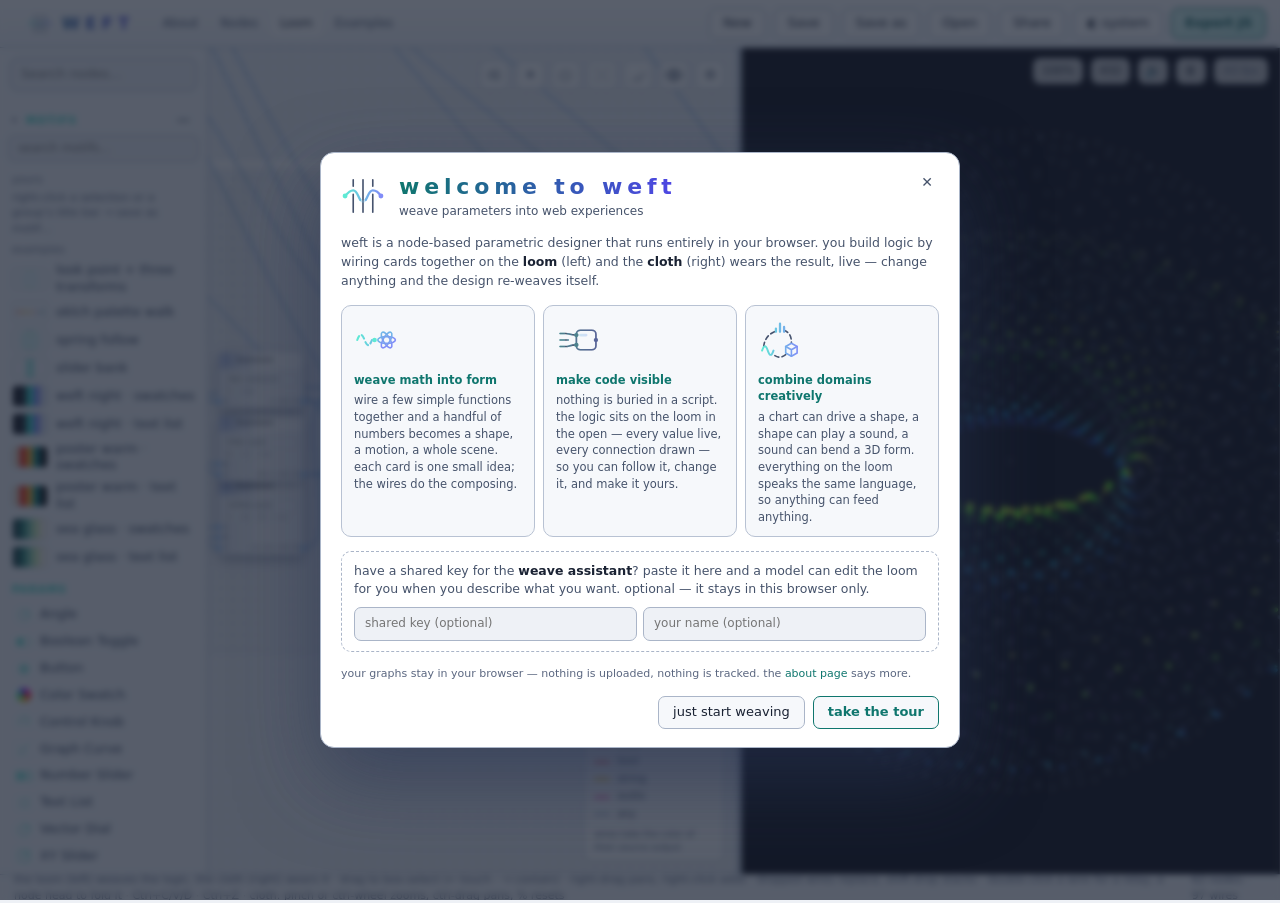
<file: index.html>
<!DOCTYPE html>
<html lang="en">
<head>
<meta charset="utf-8">
<title>Weft — parametric designer for the web</title>
<meta name="viewport" content="width=device-width, initial-scale=1, maximum-scale=1, user-scalable=no, viewport-fit=cover">
<link rel="icon" type="image/svg+xml" href="favicon.svg">
<link rel="stylesheet" href="style.css">
<script src="js/theme.js"></script>
</head>
<body>
<header id="toolbar">
  <div class="brand"><span class="brand-mark" id="brandMark"></span>WEFT</div>
  <nav class="nav-links">
    <a href="about.html" title="what is weft?">About</a>
    <a href="nodes.html" title="the node library">Nodes</a>
    <a href="index.html" class="here" title="the editor">Loom</a>
    <a href="#" id="btnGallery" title="Browse the example gallery — search, filter, and load a patch onto the loom">Examples</a>
  </nav>
  <div class="tools">
    <button id="btnNew" title="Clear the canvas (current graph is backed up)">New</button>
    <button id="btnSave" title="Download graph as JSON">Save</button>
    <button id="btnSaveAs" title="Download graph as JSON under a new name">Save as</button>
    <button id="btnLoad" title="Open a saved graph">Open</button>
    <button id="btnShare" title="Copy a link that carries the whole patch — no account, no server">Share</button>
    <button id="btnTheme" title="Theme: system, light or dark">◐ system</button>
    <button id="btnExport" class="accent" title="Compile this graph to standalone JavaScript">Export JS</button>
    <a href="about.html" class="m-only">About</a>
    <a href="nodes.html" class="m-only">Nodes</a>
  </div>
  <button id="btnMenu" class="m-only" title="menu">☰</button>
</header>

<main>
  <aside id="palette">
    <input id="paletteSearch" placeholder="Search nodes…" spellcheck="false">
    <div id="paletteList">
      <div id="motifLib"></div>
      <div id="paletteNodes"></div>
    </div>
  </aside>

  <section id="editor">
    <div id="world">
      <div id="frames"></div>
      <div id="canvasNotes"></div>
      <svg id="wires" width="2" height="2"></svg>
      <div id="nodes"></div>
    </div>
    <div id="quickAdd" class="hidden">
      <input placeholder="Add node…" spellcheck="false">
      <div class="qa-list"></div>
    </div>
    <div id="ctxMenu" class="hidden"></div>
    <div id="typeKey">
      <div class="tk-head">wire colors</div>
      <div class="tk-body"></div>
    </div>
    <div id="loomTools">
      <button id="btnParams" title="params — every control on the loom, in one panel"></button>
      <button id="btnAddNode" class="m-only" title="the node library"></button>
      <button id="btnAssist" title="weave assistant — describe what you want, a model edits the loom (needs your n8n webhook)">✦</button>
      <button id="btnMerge" title="merge — float the loom on the cloth"></button>
      <button id="btnFitIcon" title="zoom to fit — Home fits all, F fits the selection"></button>
      <button id="btnDraw" title="draw display on the cloth"></button>
      <button id="btnGhosts" title="geometry previews on the cloth"></button>
    </div>
  </section>

  <div id="splitter"></div>

  <section id="preview">
    <canvas id="view"></canvas>
    <div id="viewHud">
      <button id="btnCam" title="cloth camera — pinch or ctrl+wheel zooms toward the cursor, ctrl/alt-drag or middle-drag pans · view only, the design still computes at stage size · click to reset">100%</button>
      <button id="btnTune" title="concert pitch — A4 reference Hz, saves with the graph (click to toggle 432 / 440)">432</button>
      <button id="btnMute" title="mute sound">🔊</button>
      <button id="btnPlay" title="Pause / play time">⏸</button>
      <span id="fps"></span>
    </div>
  </section>
</main>

<footer id="status">
  <span id="statusHint">the loom (left) weaves the logic, the cloth (right) wears it · drag to box-select (← touch · → contain) · right-drag pans, right-click adds · dropped wires replace, shift-drop stacks · double-click a wire for a relay, a node head to fold it · Ctrl+C/V/D · Ctrl+Z · cloth: pinch or ctrl-wheel zooms, ctrl-drag pans, % resets</span>
  <span id="statusCounts"></span>
</footer>

<input type="file" id="fileInput" accept=".json,.weft" hidden>
<input type="file" id="motifFile" accept=".json" multiple hidden>

<div id="askModal" class="modal hidden">
  <div class="modal-box small">
    <div class="modal-head"><b id="askTitle"></b></div>
    <p class="modal-note" id="askBody"></p>
    <input id="askInput" class="ask-input hidden" spellcheck="false" autocomplete="off">
    <div id="askFields" class="ask-fields hidden"></div>
    <div class="modal-actions" id="askActions"></div>
  </div>
</div>

<div id="exportModal" class="modal hidden">
  <div class="modal-box">
    <div class="modal-head"><b>Export JavaScript</b><button id="exportClose" class="ghost">✕</button></div>
    <p class="modal-note">
      Self-contained vanilla JS — no dependencies, no editor. Drop it into any page:
      it attaches to <code>&lt;canvas data-weft&gt;</code> if one exists, otherwise it creates a
      full-window background canvas. Time, mouse and all parameters run live on the page.
    </p>
    <textarea id="exportCode" readonly spellcheck="false"></textarea>
    <div class="modal-actions">
      <button id="exportCopy">Copy</button>
      <button id="exportDl">Download .js</button>
      <button id="exportDlHtml">Download demo .html</button>
    </div>
  </div>
</div>

<div id="galleryModal" class="modal hidden">
  <div class="modal-box wide">
    <div class="modal-head"><b>Examples</b><button id="galleryClose" class="ghost">✕</button></div>
    <p class="modal-note">
      every example runs, draws and exports — they double as the test corpus.
      click a card to load it onto the loom.
    </p>
    <input id="gallerySearch" class="ask-input" placeholder="search examples…" spellcheck="false" autocomplete="off">
    <div class="seg wrap" id="galleryChips"></div>
    <div class="gal-scroll">
      <div class="gal-grid" id="galleryGrid"></div>
      <p class="gal-empty hidden" id="galleryEmpty">nothing matches — try a looser word.</p>
    </div>
  </div>
</div>

<script src="js/engine.js"></script>
<script src="js/nodes.js"></script>
<script src="js/nodes-3d.js"></script>
<script src="js/audio.js"></script>
<script src="js/images.js"></script>
<script src="js/ops.js"></script>
<script src="js/icons.js"></script>
<script src="js/editor.js"></script>
<script src="js/viewport.js"></script>
<script src="js/export.js"></script>
<script src="js/examples.js"></script>
<script src="js/motifs.js"></script>
<script src="js/app.js"></script>
<script src="js/assistant.js"></script>
<script src="js/tour.js"></script>
</body>
</html>
</file>
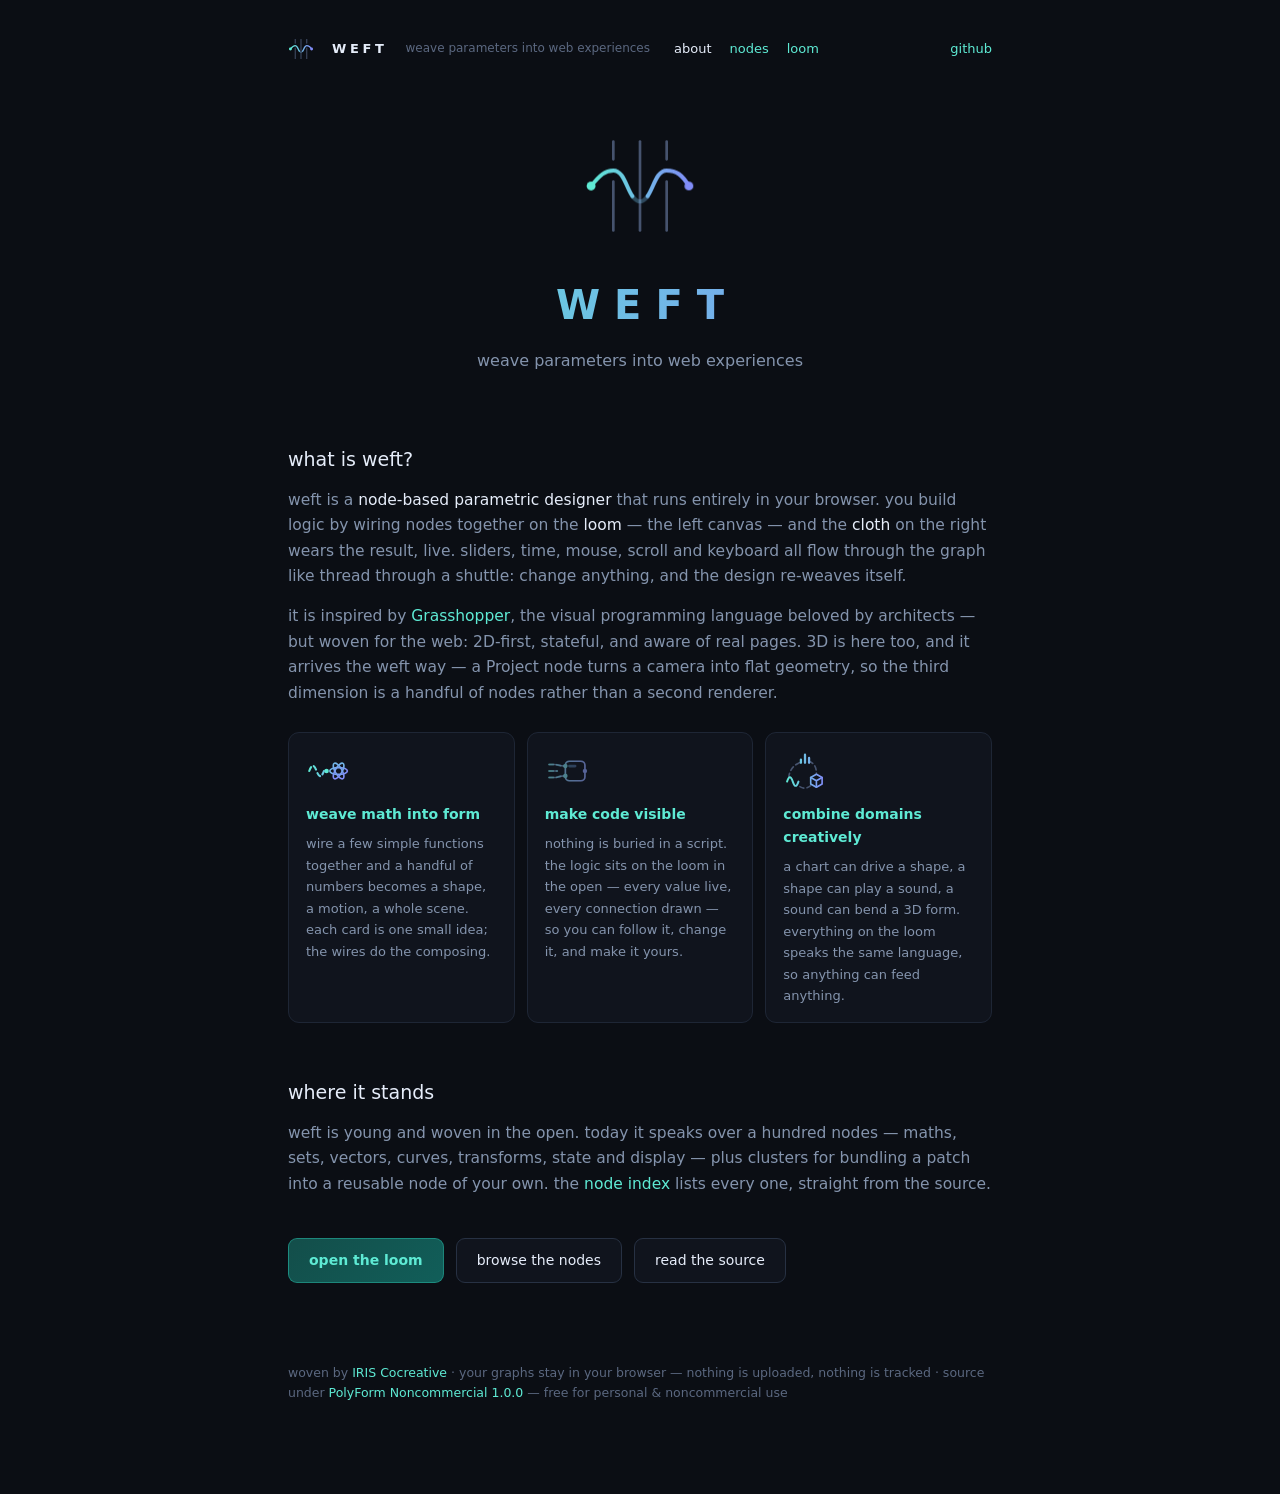
<file: about.html>
<!doctype html>
<html lang="en">
<meta charset="utf-8">
<meta name="viewport" content="width=device-width, initial-scale=1">
<link rel="icon" type="image/svg+xml" href="favicon.svg">
<title>weft — about</title>
<meta name="description" content="weft is a node-based parametric designer for the web. wire nodes on the loom, watch the cloth wear the result, export standalone vanilla JavaScript.">
<style>
  :root { --bg:#0b0e14; --panel:#10141d; --line:#1e2635; --line2:#273143; --ink:#e6edfa;
    --muted:#8494ad; --faint:#5b6880; --accent:#5eead4; --accent2:#818cf8; }
  * { box-sizing: border-box; }
  html { background: var(--bg); }
  body { margin:0; background:var(--bg); color:var(--ink);
    font:15.5px/1.65 "Segoe UI", system-ui, sans-serif; font-weight:300; -webkit-font-smoothing:antialiased; }
  a { color: var(--accent); text-decoration: none; }
  a:hover { text-decoration: underline; }
  .wrap { max-width:760px; margin:0 auto; padding:36px 28px 90px; }
  nav { display:flex; align-items:center; gap:18px; margin-bottom:64px; font-size:13px; color:var(--muted); }
  nav .mark { width:26px; height:26px; flex:none; }
  nav .mark svg { width:100%; height:100%; display:block; }
  nav b { font-weight:600; letter-spacing:0.28em; color:var(--ink); }
  nav .tagline { color:var(--faint); font-size:12px; margin-right:6px; }
  nav a.here { color:var(--ink); }
  nav a:last-child { margin-left:auto; }
  @media (max-width:640px) { nav .tagline { display:none; } }

  header.hero { text-align:center; margin-bottom:70px; }
  .hero .mark { width:120px; height:120px; margin:0 auto 26px; }
  .hero .mark svg { width:100%; height:100%; display:block; }
  .hero h1 {
    margin:0 0 10px; font-size:40px; font-weight:800; letter-spacing:0.35em; text-indent:0.35em;
    background:linear-gradient(90deg, var(--accent), var(--accent2));
    -webkit-background-clip:text; background-clip:text; color:transparent;
  }
  .hero p { margin:0; color:var(--muted); font-size:16px; }

  /* the hero weft weaves itself in */
  .hero .weft-thread { stroke-dasharray: 30; stroke-dashoffset: 30; animation: weave 1.6s ease-out forwards; }
  .hero .weft-thread + .weft-thread { animation-delay: .55s; }
  .hero .weft-under { opacity:0; animation: under .5s ease-out .95s forwards; }
  .hero circle:last-of-type { opacity:0; animation: dot .4s ease-out 1.5s forwards; }
  @keyframes weave { to { stroke-dashoffset: 0; } }
  @keyframes under { to { opacity: .35; } }
  @keyframes dot { to { opacity: 1; } }
  @media (prefers-reduced-motion: reduce) {
    .hero .weft-thread { animation:none; stroke-dashoffset:0; }
    .hero .weft-under { animation:none; opacity:.35; }
    .hero circle:last-of-type { animation:none; opacity:1; }
  }

  h2 { font-size:19px; font-weight:400; margin:54px 0 12px; color:var(--ink); }
  p { color:var(--muted); margin:0 0 14px; }
  p b, p em { color:var(--ink); font-weight:500; font-style:normal; }

  .cards { display:grid; grid-template-columns:repeat(auto-fit, minmax(210px, 1fr)); gap:12px; margin:26px 0; }
  .card { background:var(--panel); border:1px solid var(--line); border-radius:11px; padding:16px 17px; }
  .card h3 { margin:0 0 7px; font-size:14px; font-weight:600; color:var(--accent); }
  .card p { font-size:13px; margin:0; }
  /* the three living glyphs — same classes as the welcome modal (style.css) */
  .wl-ico { display:block; width:44px; height:44px; margin:0 0 10px; }
  .wl-ico svg { width:100%; height:100%; display:block; overflow:visible; }
  .wl-flow { stroke-dasharray:2.6 2; animation:wl-flow 1.4s linear infinite; }
  @keyframes wl-flow { to { stroke-dashoffset:-9.2; } }
  .wl-spin, .wl-bloom, .wl-tri, .wl-dom { transform-box:fill-box; transform-origin:center; }
  .wl-spin { animation:wl-spin 18s linear infinite; }
  @keyframes wl-spin { to { transform:rotate(360deg); } }
  .wl-bloom { transition:transform .6s cubic-bezier(.2,.8,.2,1); }
  .card:hover .wl-bloom, .card.on .wl-bloom { transform:scale(1.18); }
  .wl-lit { opacity:.3; transition:opacity .45s; animation:wl-breathe 3.2s ease-in-out infinite alternate; }
  @keyframes wl-breathe { from { opacity:.15; } to { opacity:.55; } }
  .card:hover .wl-lit, .card.on .wl-lit { opacity:1; animation:none; }
  .wl-tri, .wl-dom { transition:transform .9s cubic-bezier(.2,.8,.2,1); }
  .card:hover .wl-tri, .card.on .wl-tri { transform:rotate(120deg); }
  .card:hover .wl-dom, .card.on .wl-dom { transform:rotate(-120deg); }
  @media (prefers-reduced-motion: reduce) { .wl-flow, .wl-spin, .wl-lit { animation:none; } }

  .cta { display:flex; gap:12px; flex-wrap:wrap; margin:40px 0 0; }
  .cta a {
    padding:10px 20px; border-radius:9px; border:1px solid var(--line2);
    background:var(--panel); color:var(--ink); font-size:14px;
  }
  .cta a:hover { border-color:#2dd4bf66; text-decoration:none; color:var(--accent); }
  .cta a.accent { background:linear-gradient(135deg, #134e4a, #115e59); border-color:#2dd4bf66; color:var(--accent); font-weight:600; }

  footer { margin-top:80px; font-size:12.5px; color:var(--faint); }
</style>
<div class="wrap">
  <nav>
    <span class="mark"><svg viewBox="0 0 27 27" fill="none" xmlns="http://www.w3.org/2000/svg"><defs><linearGradient id="gn" x1="2" y1="13.5" x2="25" y2="13.5" gradientUnits="userSpaceOnUse"><stop offset="0" stop-color="#5eead4"/><stop offset="1" stop-color="#818cf8"/></linearGradient></defs><path d="M7.5 3.5V7.5M7.5 12.5V23.5" stroke="#46536e" stroke-linecap="round"/><path d="M13.5 3.5V23.5" stroke="#46536e" stroke-linecap="round"/><path d="M19.5 3.5V7.5M19.5 12.5V23.5" stroke="#46536e" stroke-linecap="round"/><path d="M11.8 15.8C12.4 16.6 12.9 17 13.5 17C14.1 17 14.6 16.6 15.2 15.8" stroke="url(#gn)" stroke-width="1.4" stroke-linecap="round" opacity=".35"/><path d="M2.5 13.5C4.5 11 5.7 10 7.5 10C9.8 10 10.4 13.8 11.8 15.8" stroke="url(#gn)" stroke-width="1.4" stroke-linecap="round"/><path d="M15.2 15.8C16.6 13.8 17.2 10 19.5 10C21.7 10 23 11 24.5 13.5" stroke="url(#gn)" stroke-width="1.4" stroke-linecap="round"/><circle cx="2.5" cy="13.5" r="1.5" fill="#5eead4"/><circle cx="24.5" cy="13.5" r="1.5" fill="#818cf8"/></svg></span>
    <b>WEFT</b>
    <span class="tagline">weave parameters into web experiences</span>
    <a class="here" href="about.html">about</a>
    <a href="nodes.html">nodes</a>
    <a href="index.html">loom</a>
    <a href="https://github.com/Iris-Cocreative/weft">github</a>
  </nav>

  <header class="hero">
    <div class="mark"><svg viewBox="0 0 27 27" fill="none" xmlns="http://www.w3.org/2000/svg"><defs><linearGradient id="gh" x1="2" y1="13.5" x2="25" y2="13.5" gradientUnits="userSpaceOnUse"><stop offset="0" stop-color="#5eead4"/><stop offset="1" stop-color="#818cf8"/></linearGradient></defs><path d="M7.5 3.5V7.5M7.5 12.5V23.5" stroke="#46536e" stroke-width=".6" stroke-linecap="round"/><path d="M13.5 3.5V23.5" stroke="#46536e" stroke-width=".6" stroke-linecap="round"/><path d="M19.5 3.5V7.5M19.5 12.5V23.5" stroke="#46536e" stroke-width=".6" stroke-linecap="round"/><path class="weft-under" d="M11.8 15.8C12.4 16.6 12.9 17 13.5 17C14.1 17 14.6 16.6 15.2 15.8" stroke="url(#gh)" stroke-width=".9" stroke-linecap="round"/><path class="weft-thread" d="M2.5 13.5C4.5 11 5.7 10 7.5 10C9.8 10 10.4 13.8 11.8 15.8" stroke="url(#gh)" stroke-width=".9" stroke-linecap="round"/><path class="weft-thread" d="M15.2 15.8C16.6 13.8 17.2 10 19.5 10C21.7 10 23 11 24.5 13.5" stroke="url(#gh)" stroke-width=".9" stroke-linecap="round"/><circle cx="2.5" cy="13.5" r="1" fill="#5eead4"/><circle cx="24.5" cy="13.5" r="1" fill="#818cf8"/></svg></div>
    <h1>WEFT</h1>
    <p>weave parameters into web experiences</p>
  </header>

  <h2>what is weft?</h2>
  <p>weft is a <b>node-based parametric designer</b> that runs entirely in your browser.
  you build logic by wiring nodes together on the <b>loom</b> — the left canvas — and the
  <b>cloth</b> on the right wears the result, live. sliders, time, mouse, scroll and
  keyboard all flow through the graph like thread through a shuttle: change anything,
  and the design re-weaves itself.</p>
  <p>it is inspired by <a href="https://www.grasshopper3d.com/">Grasshopper</a>, the visual
  programming language beloved by architects — but woven for the web: 2D-first, stateful,
  and aware of real pages. 3D is here too, and it arrives the weft way — a Project node
  turns a camera into flat geometry, so the third dimension is a handful of nodes rather
  than a second renderer.</p>

  <div class="cards">
    <div class="card" data-ico="form">
      <h3>weave math into form</h3>
      <p>wire a few simple functions together and a handful of numbers becomes a shape, a motion,
      a whole scene. each card is one small idea; the wires do the composing.</p>
    </div>
    <div class="card" data-ico="visible">
      <h3>make code visible</h3>
      <p>nothing is buried in a script. the logic sits on the loom in the open — every value live,
      every connection drawn — so you can follow it, change it, and make it yours.</p>
    </div>
    <div class="card" data-ico="domains">
      <h3>combine domains creatively</h3>
      <p>a chart can drive a shape, a shape can play a sound, a sound can bend a 3D form.
      everything on the loom speaks the same language, so anything can feed anything.</p>
    </div>
  </div>

  <h2>where it stands</h2>
  <p>weft is young and woven in the open. today it speaks over a hundred nodes —
  maths, sets, vectors, curves, transforms, state and display — plus clusters for
  bundling a patch into a reusable node of your own. the
  <a href="nodes.html">node index</a> lists every one, straight from the source.</p>

  <div class="cta">
    <a class="accent" href="index.html">open the loom</a>
    <a href="nodes.html">browse the nodes</a>
    <a href="https://github.com/Iris-Cocreative/weft">read the source</a>
  </div>

  <footer>woven by <a href="https://www.iriscocreative.com">IRIS Cocreative</a> ·
  your graphs stay in your browser — nothing is uploaded, nothing is tracked ·
  source under <a href="https://github.com/Iris-Cocreative/weft/blob/main/LICENSE.md">PolyForm Noncommercial 1.0.0</a> —
  free for personal &amp; noncommercial use</footer>
</div>
<script src="js/icons.js"></script>
<script>
  // the cards' glyphs come from the same source as the welcome modal's
  for (const c of document.querySelectorAll('.card[data-ico]')) {
    c.insertAdjacentHTML('afterbegin', '<span class="wl-ico">' + weftWelcomeSVG(c.dataset.ico, 'ab') + '</span>');
    c.addEventListener('click', () => c.classList.toggle('on'));
  }
</script>
</html>
</file>
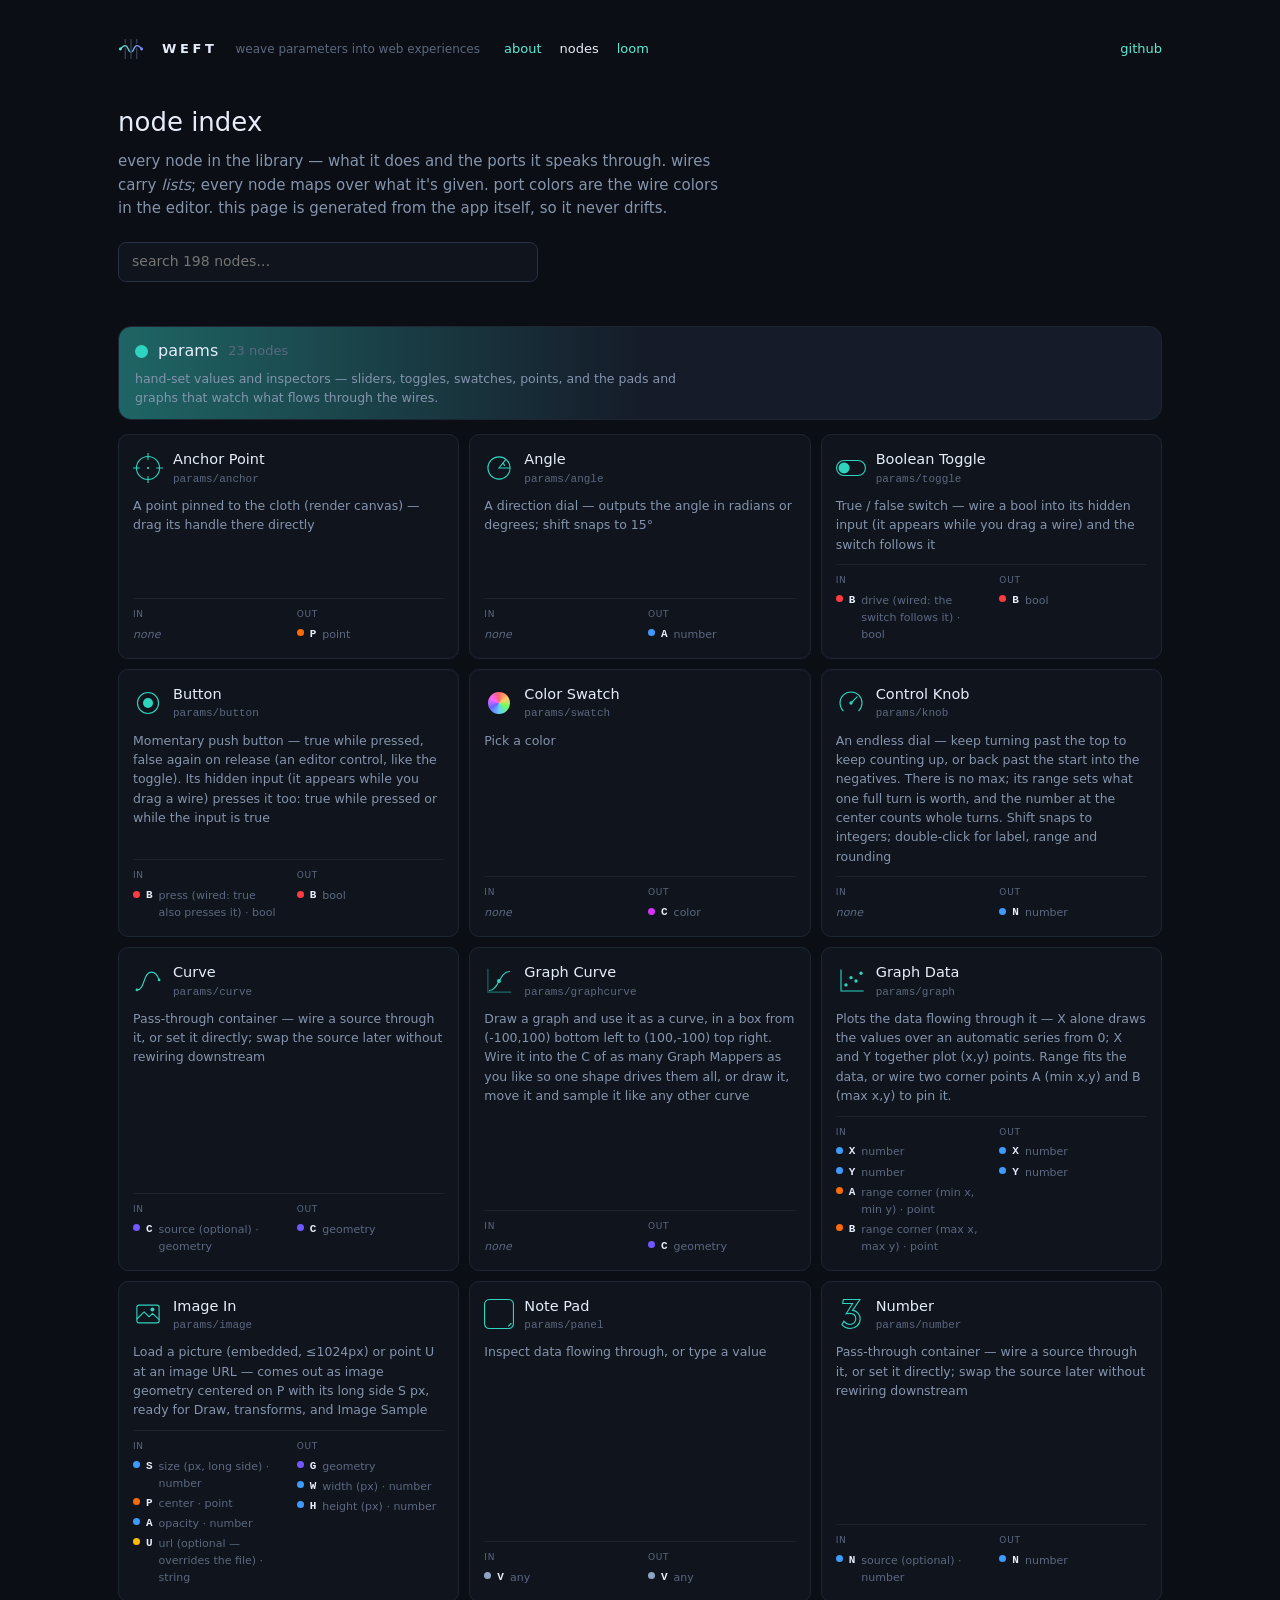
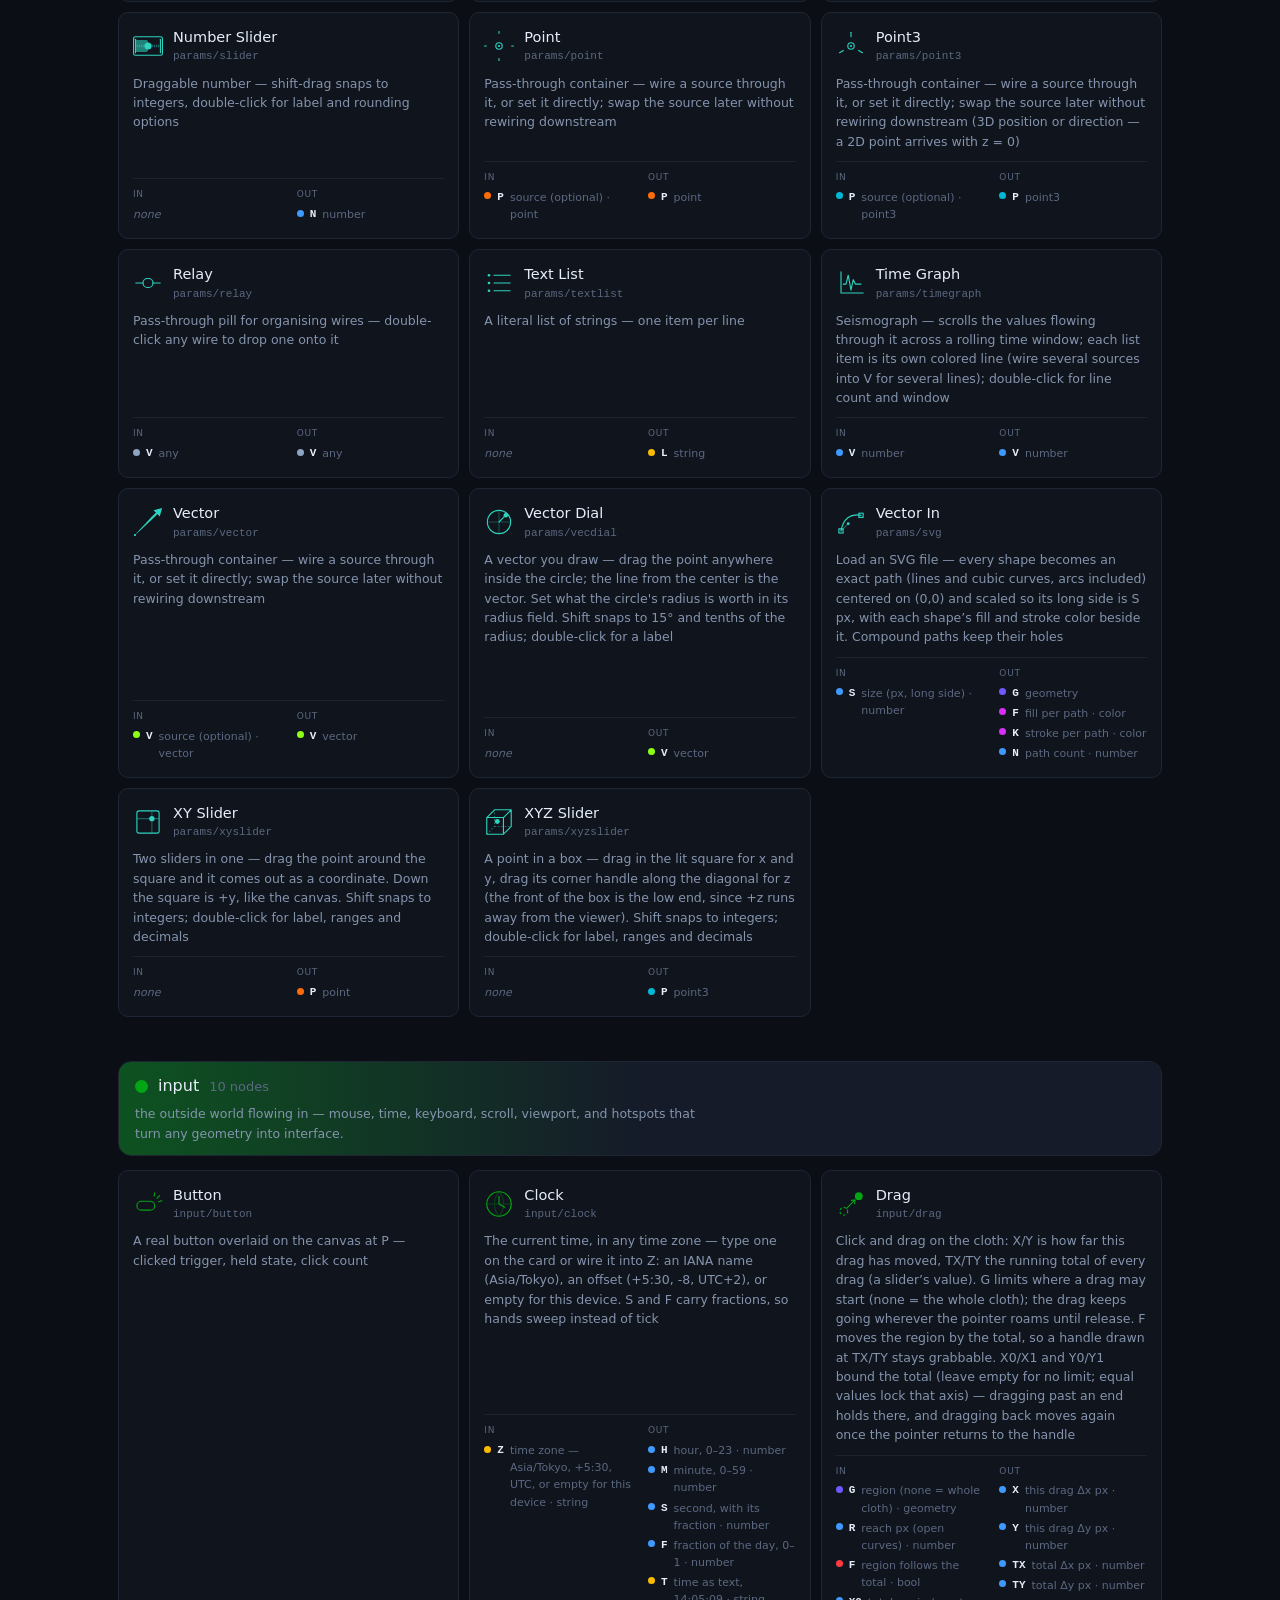
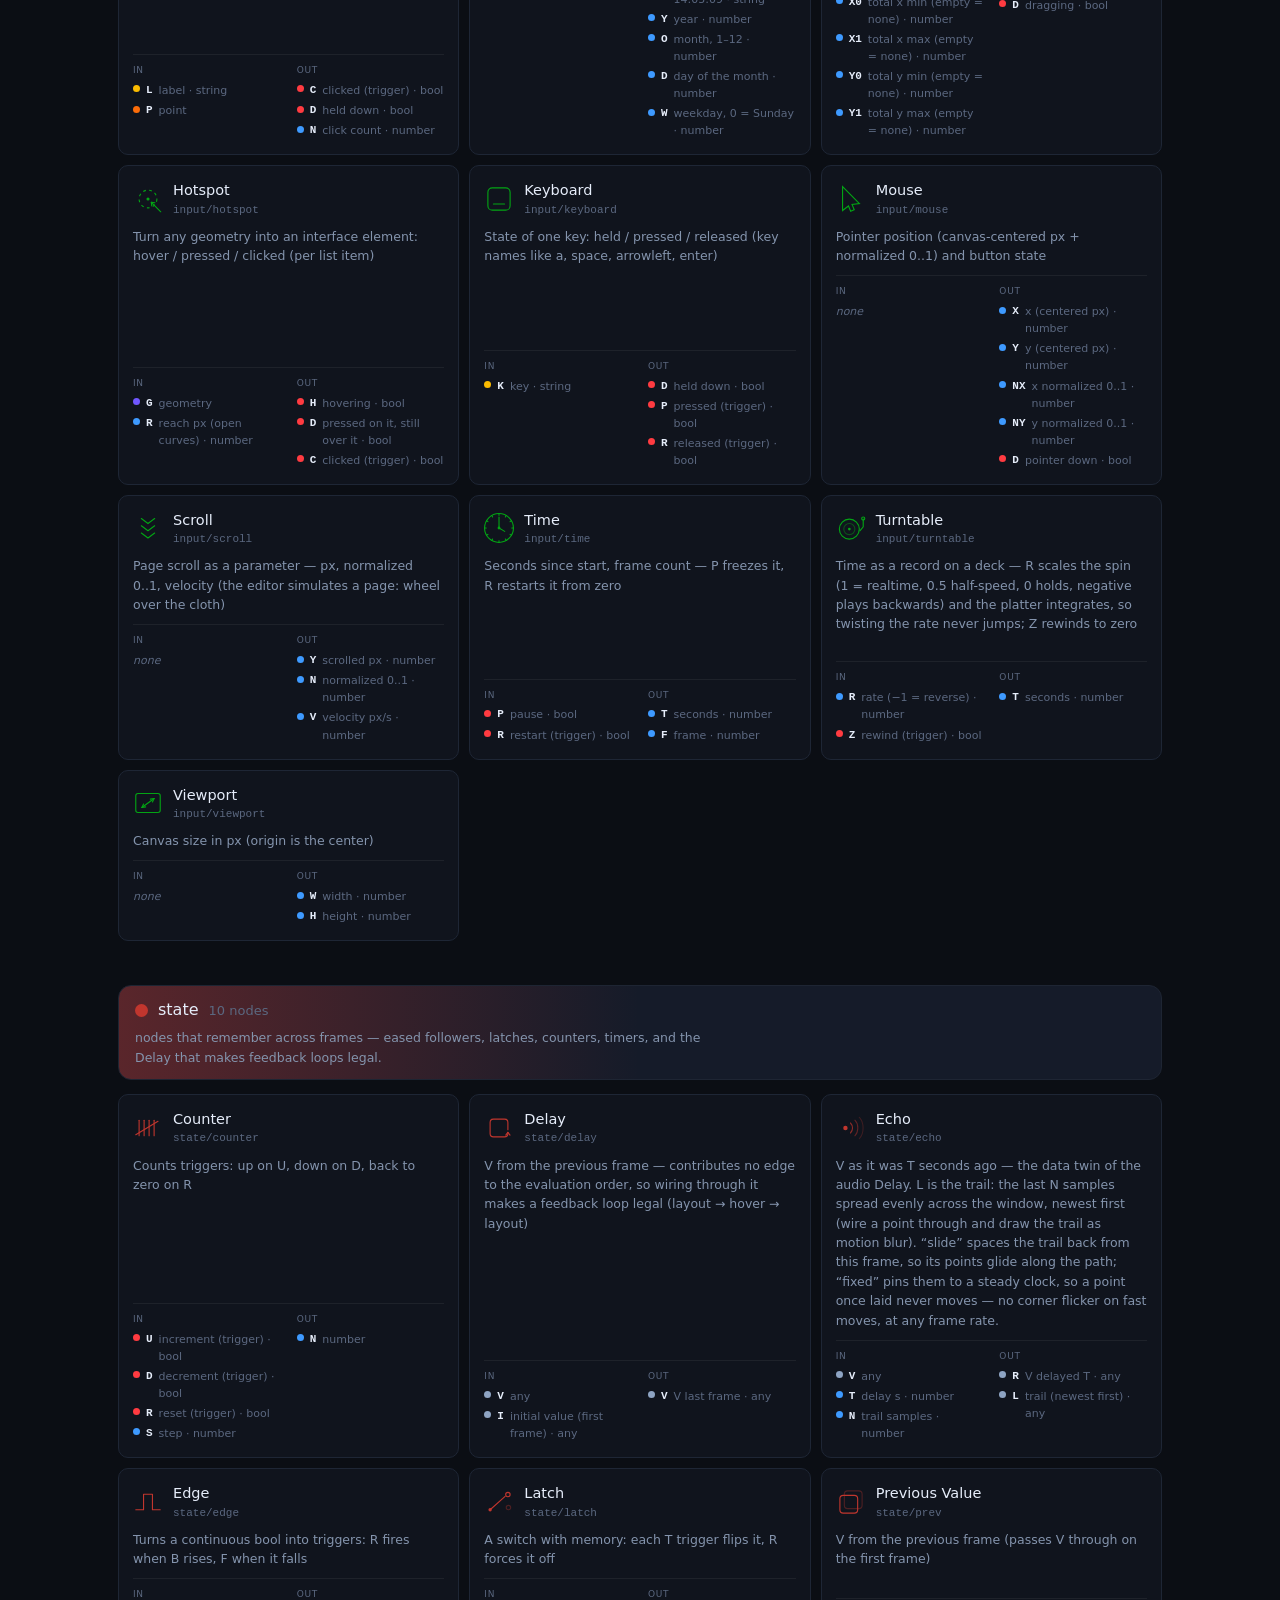
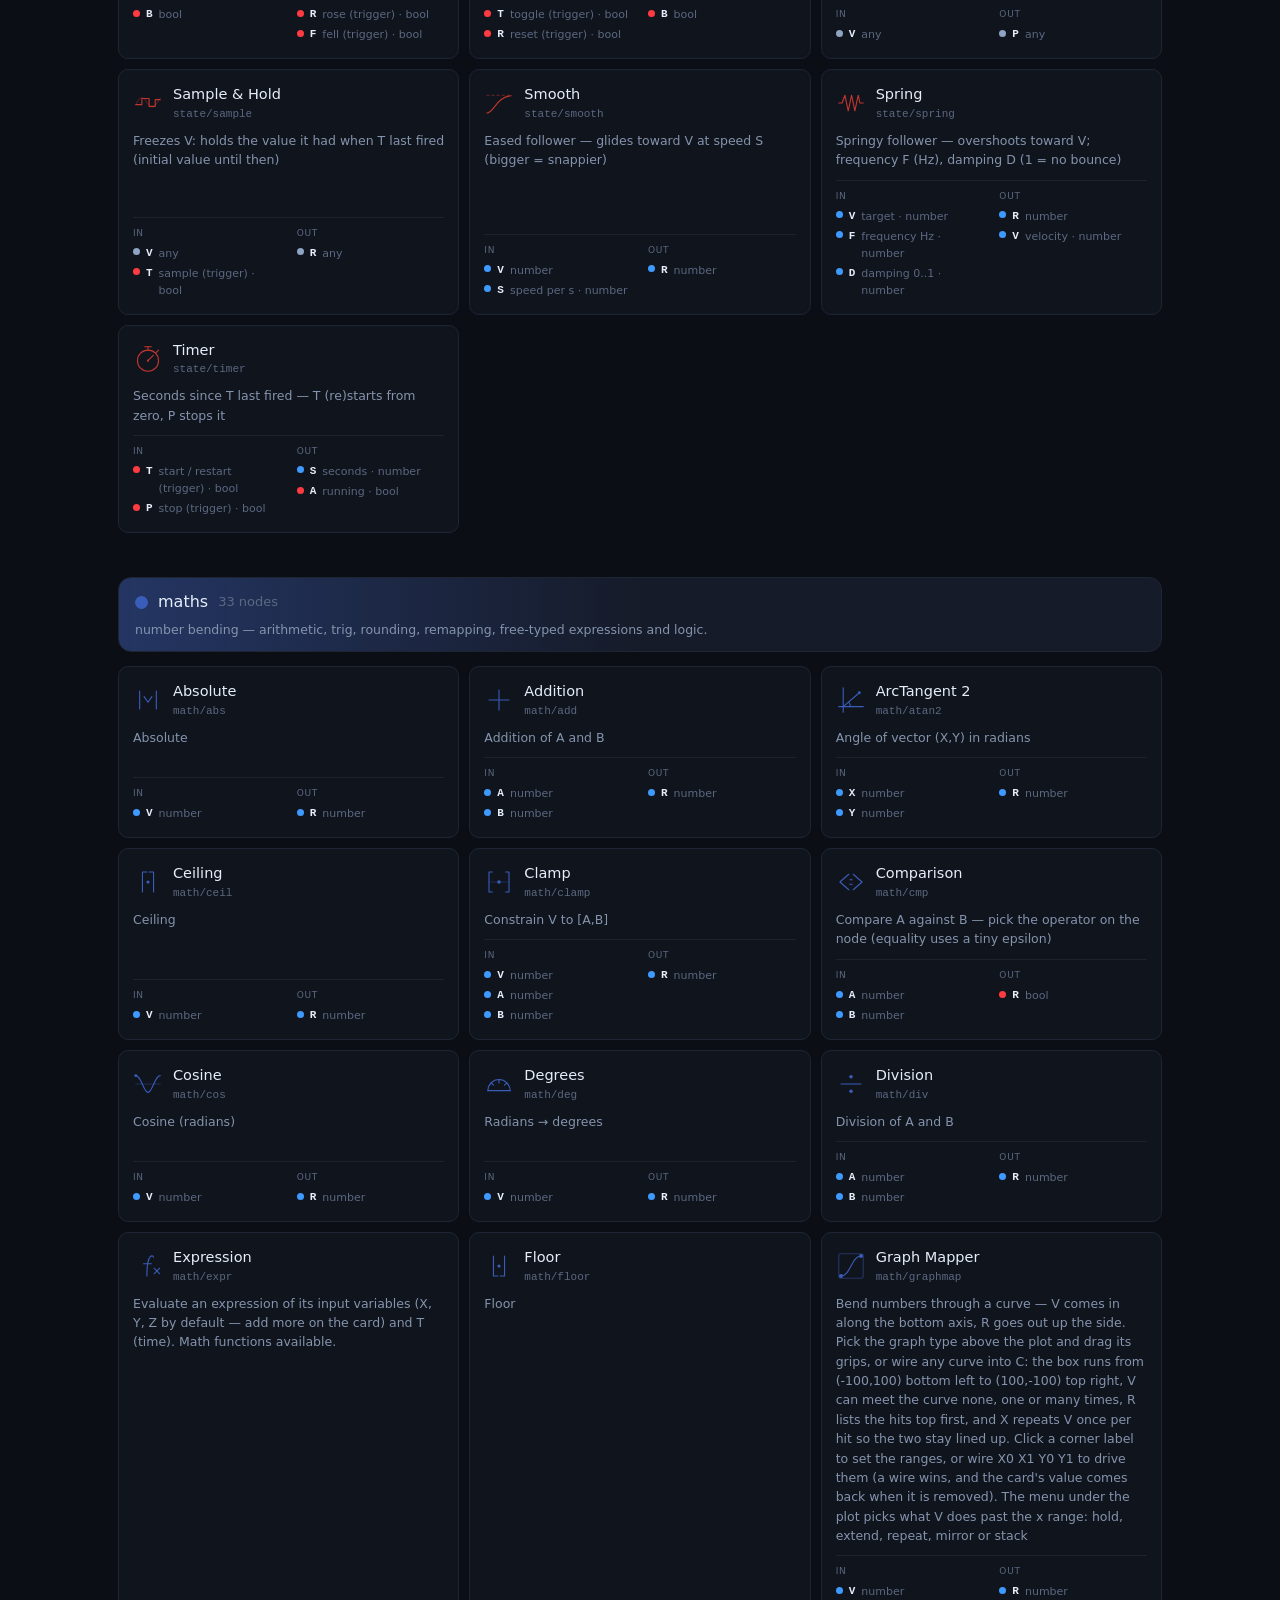
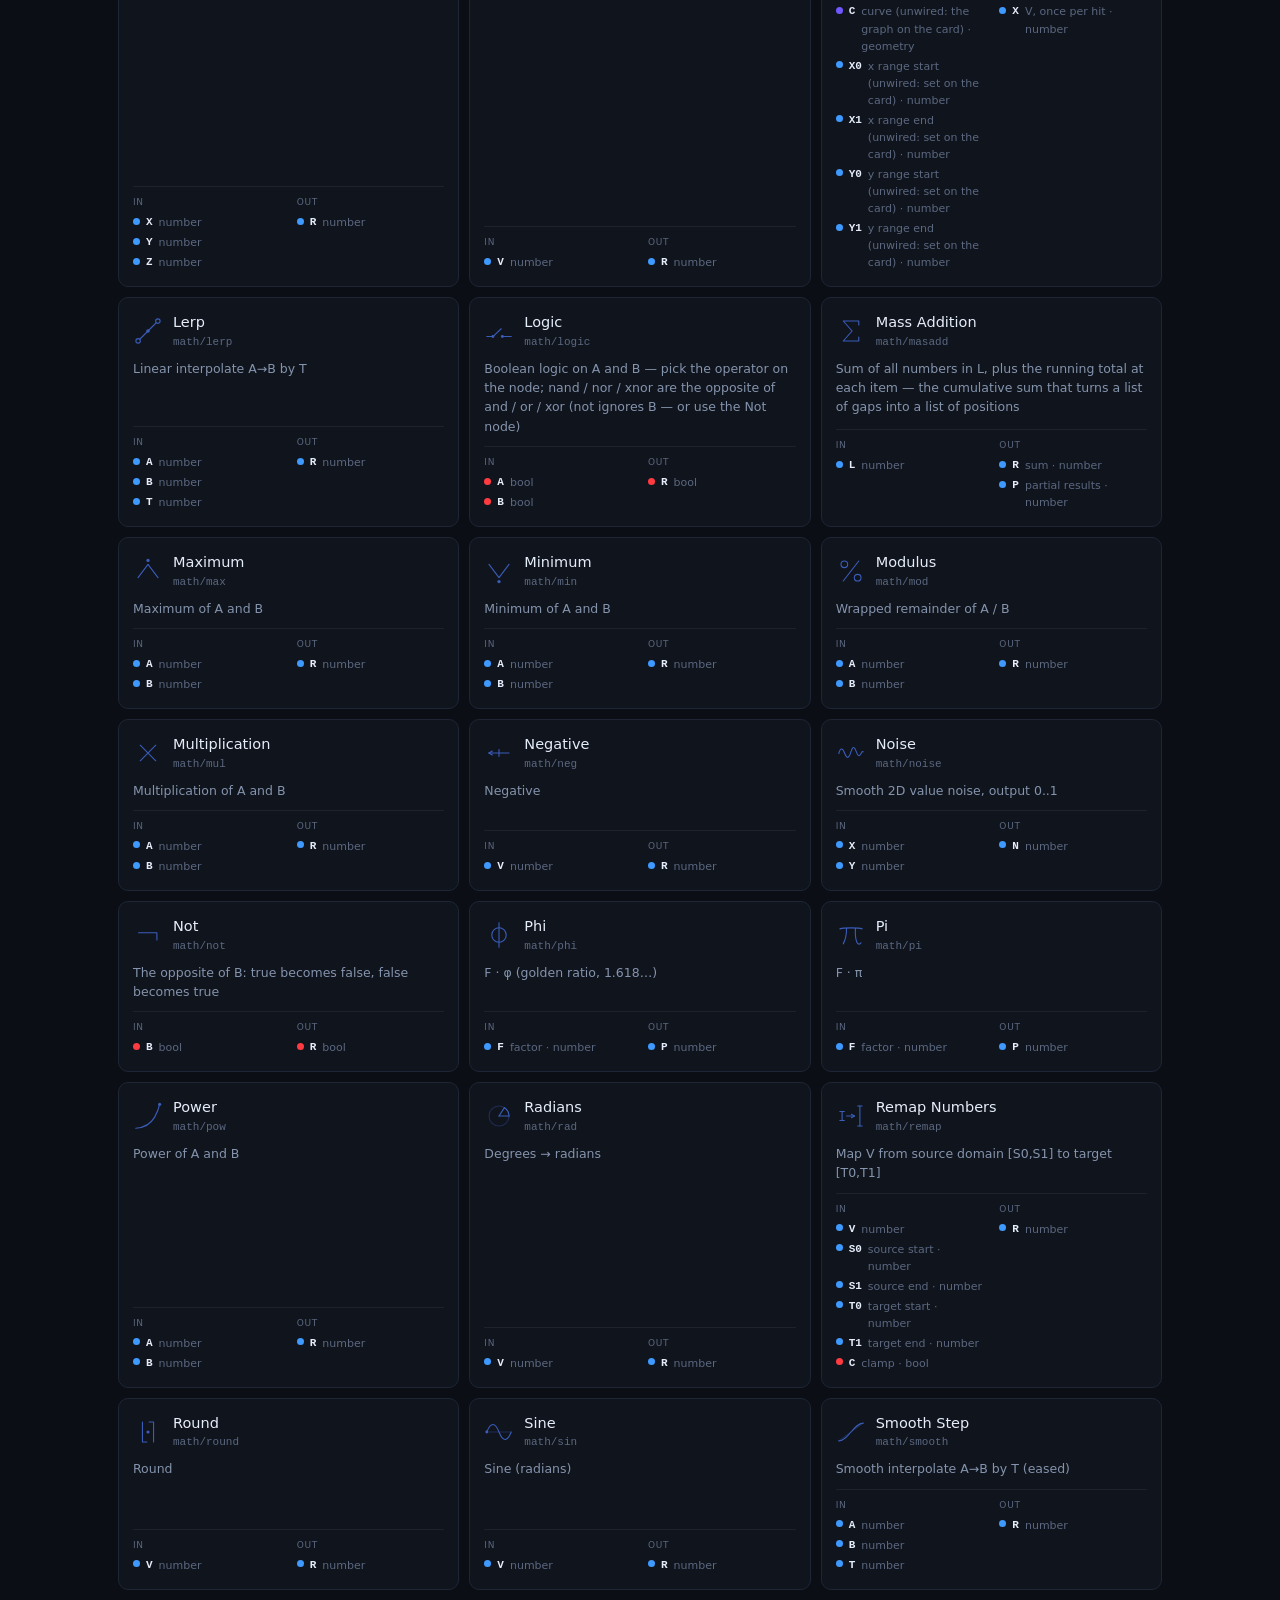
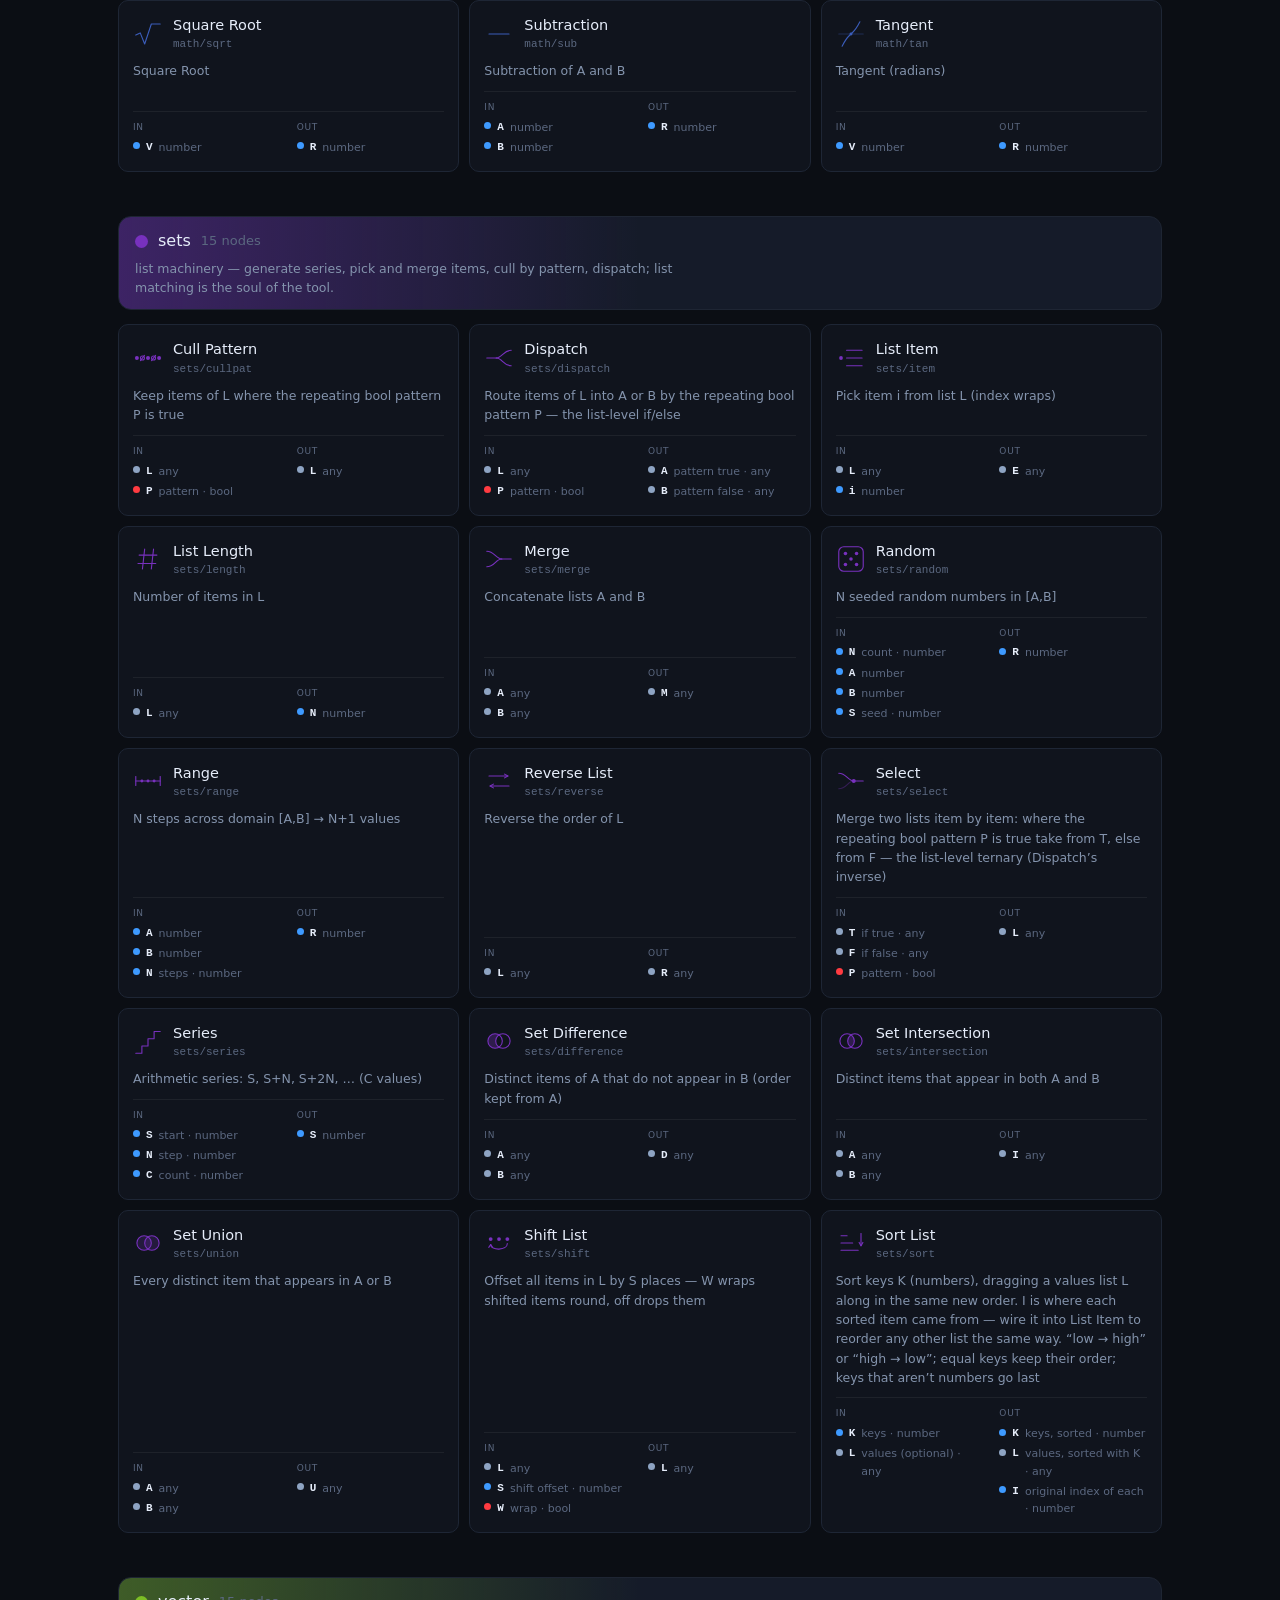
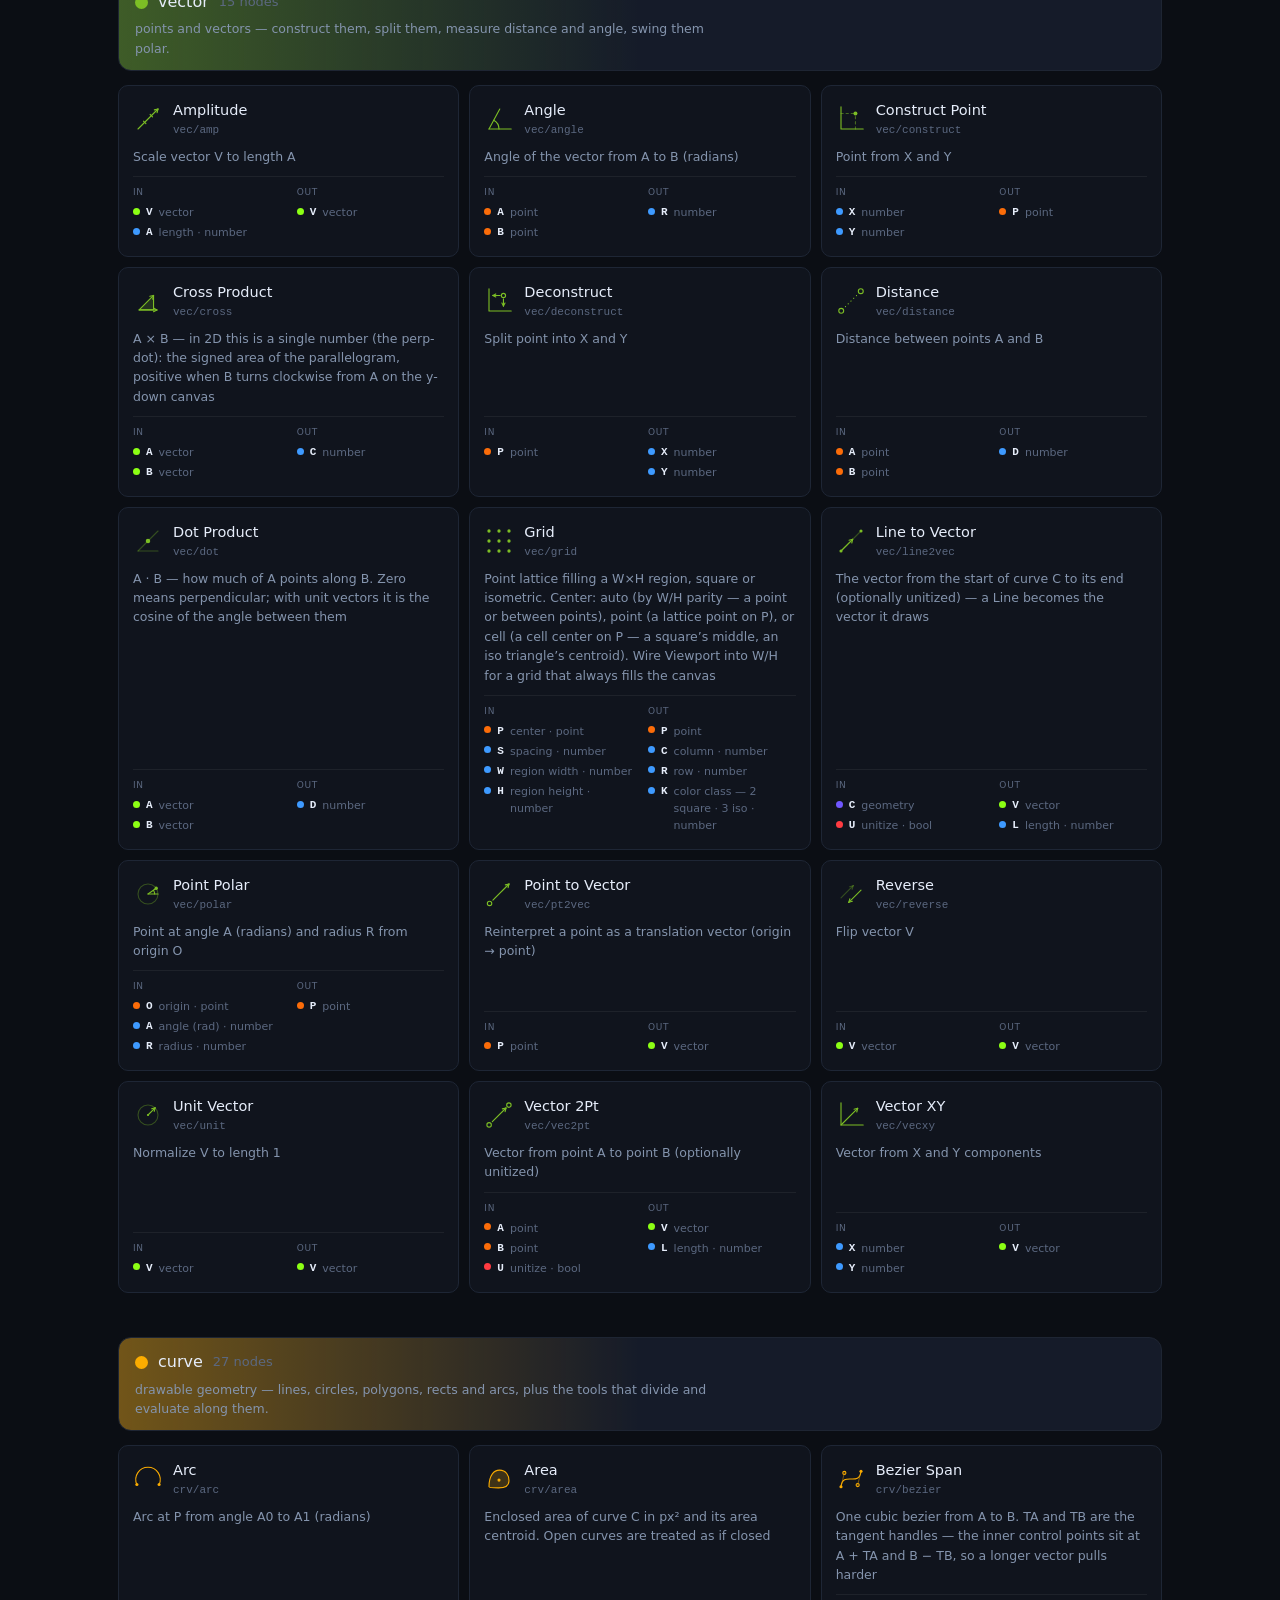
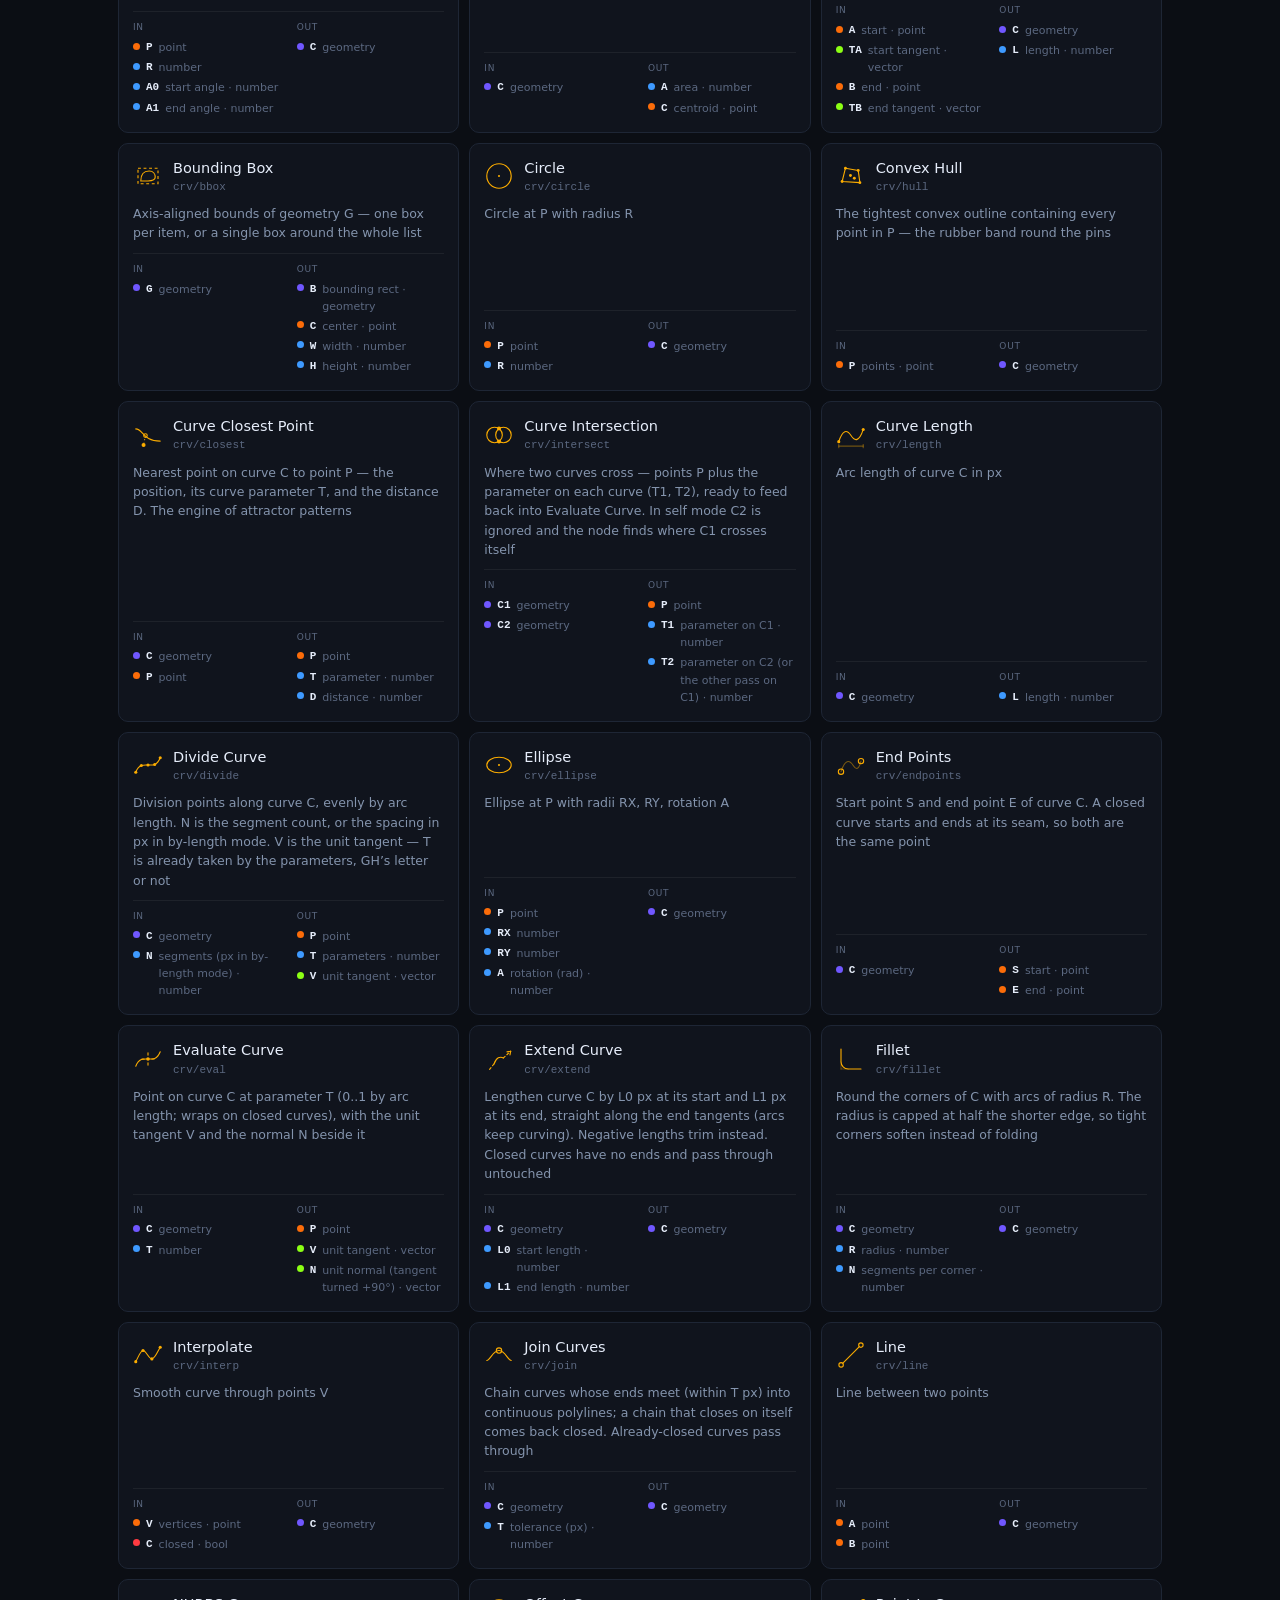
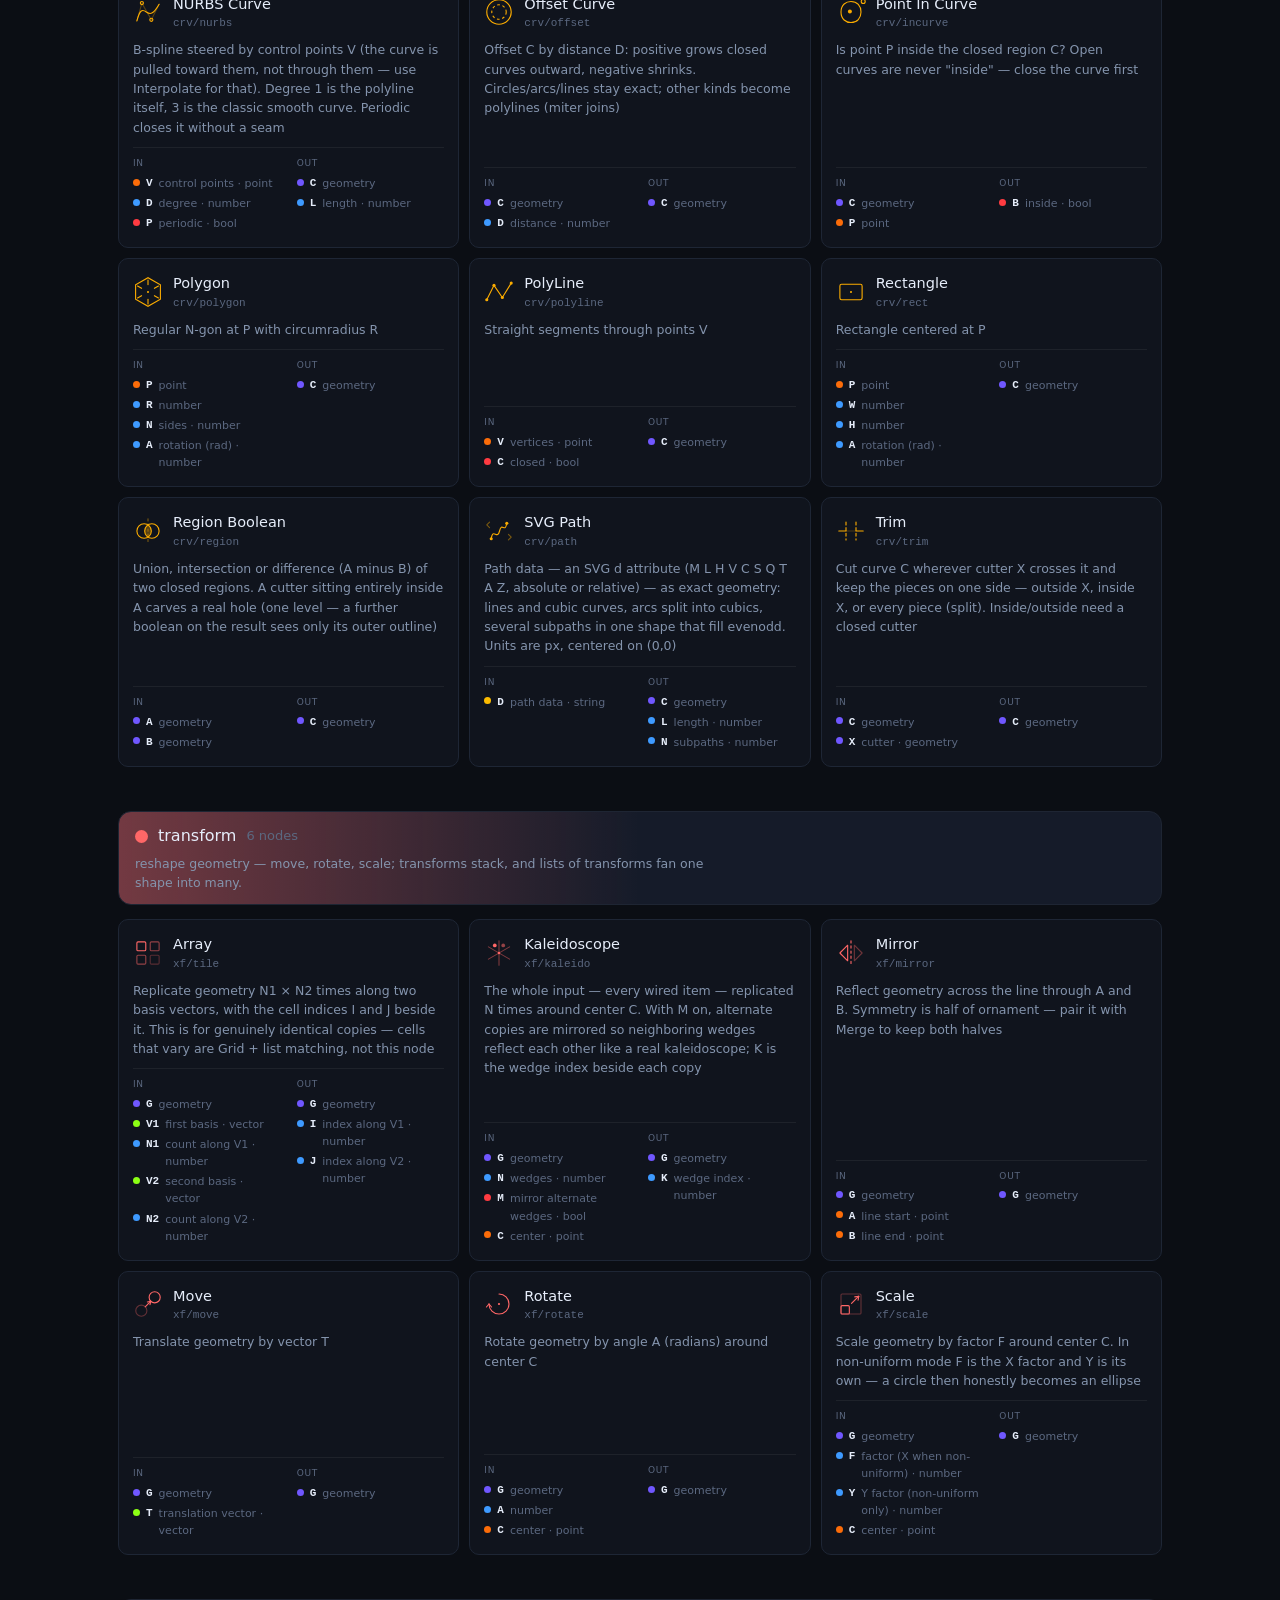
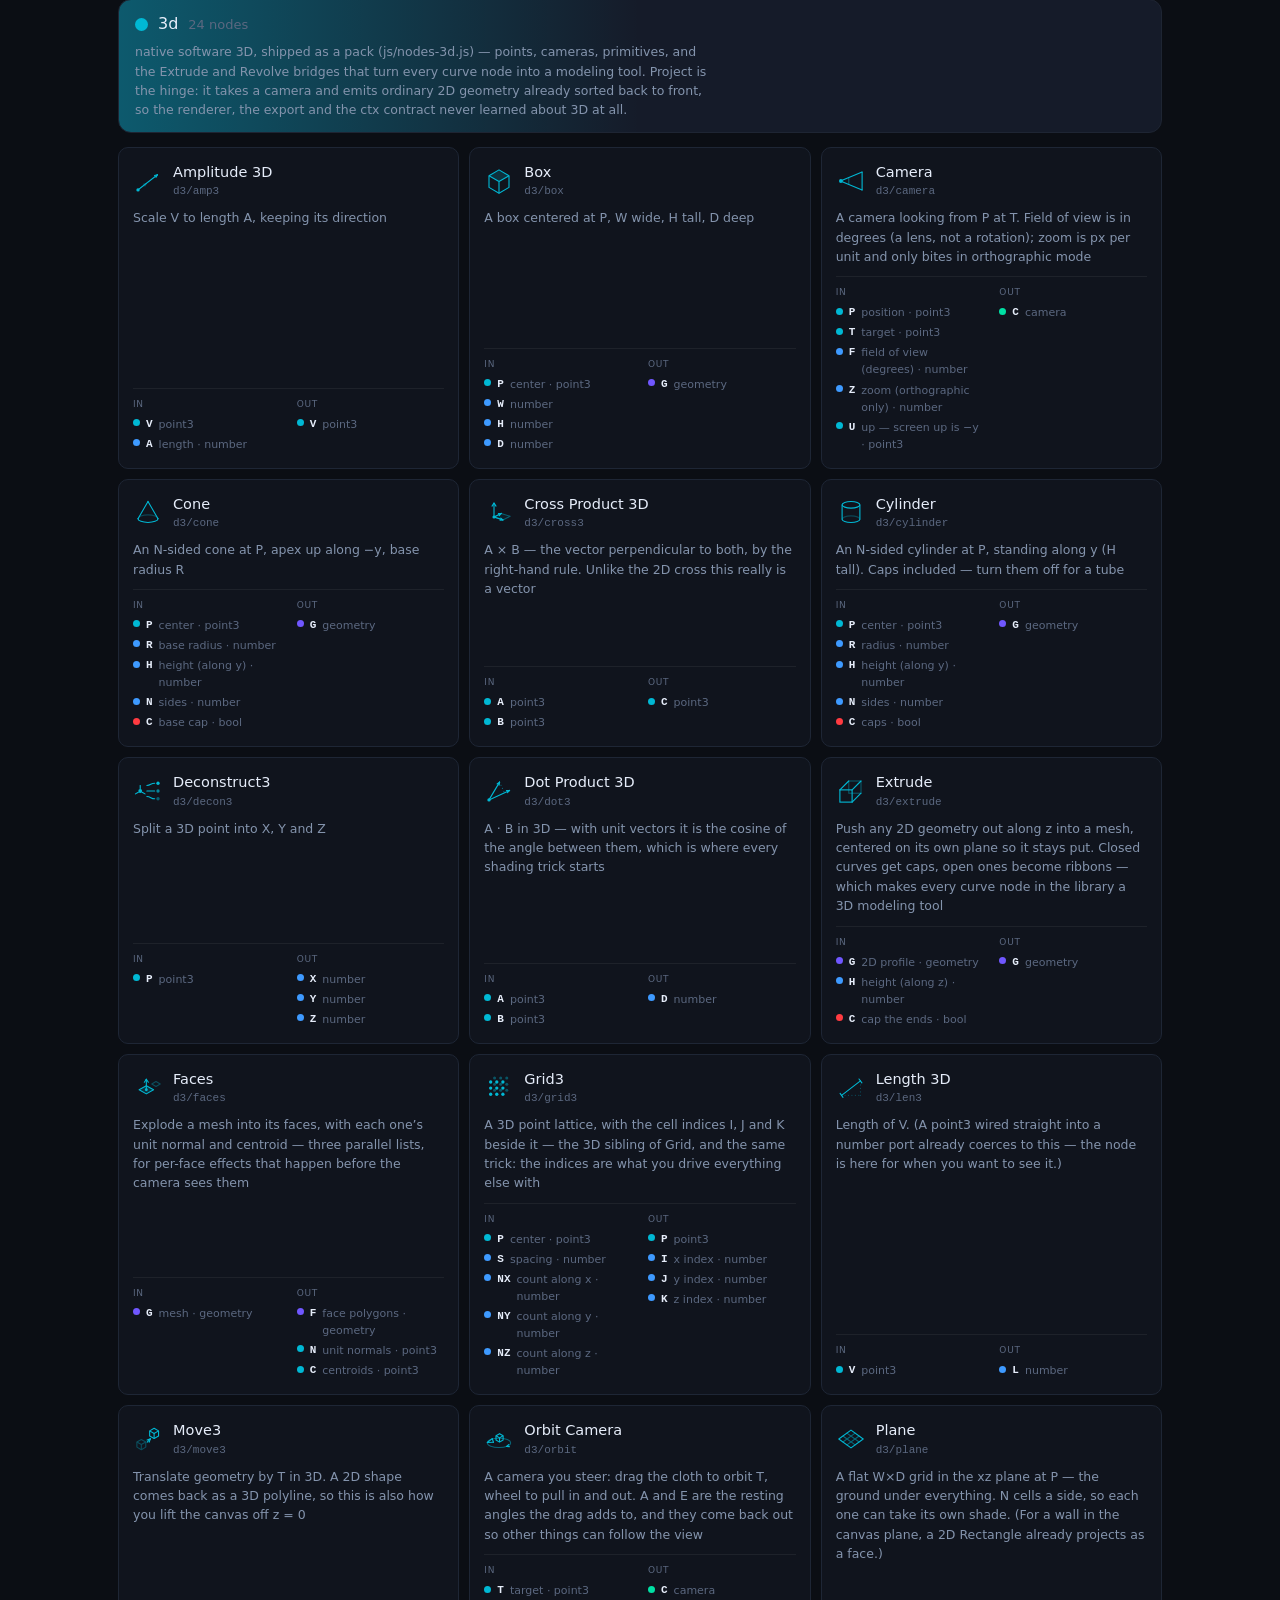
<file: nodes.html>
<!doctype html>
<html lang="en">
<meta charset="utf-8">
<meta name="viewport" content="width=device-width, initial-scale=1">
<link rel="icon" type="image/svg+xml" href="favicon.svg">
<title>weft — node index</title>
<style>
  :root { --bg:#0b0e14; --panel:#10141d; --line:#1e2635; --line2:#273143; --ink:#e6edfa;
    --muted:#8494ad; --faint:#5b6880; --accent:#5eead4; }
  * { box-sizing: border-box; }
  html { background: var(--bg); }
  body { margin:0; background:var(--bg); color:var(--ink);
    font:15px/1.55 "Segoe UI", system-ui, sans-serif; font-weight:300; -webkit-font-smoothing:antialiased; }
  a { color: var(--accent); text-decoration: none; }
  a:hover { text-decoration: underline; }
  .wrap { max-width:1100px; margin:0 auto; padding:36px 28px 96px; }
  nav { display:flex; align-items:center; gap:18px; margin-bottom:40px; font-size:13px; color:var(--muted); }
  nav .mark { width:26px; height:26px; flex:none; }
  nav .mark svg { width:100%; height:100%; display:block; }
  nav b { font-weight:600; letter-spacing:0.28em; color:var(--ink); }
  nav .tagline { color:var(--faint); font-size:12px; margin-right:6px; }
  nav a.here { color:var(--ink); }
  nav a:last-child { margin-left:auto; }
  @media (max-width:640px) { nav .tagline { display:none; } }
  h1 { font-size:26px; font-weight:300; margin:0 0 8px; }
  .sub { color:var(--muted); max-width:64ch; margin:0 0 22px; }
  #q { width:min(420px,100%); padding:8px 13px; background:var(--panel); color:var(--ink);
    border:1px solid var(--line2); border-radius:8px; outline:none; font:inherit; font-size:14px; }
  #q:focus { border-color:#2dd4bf66; }
  section { margin-top:44px; }
  /* section headers wear the loom livery: category gradient washing in from the left */
  .cat-head { border:1px solid #1e2533; border-radius:13px; padding:12px 16px; margin-bottom:14px;
    background:
      linear-gradient(90deg, color-mix(in srgb, var(--cat, #6b7891) 40%, transparent) 0%, rgba(20,26,40,0) 50%),
      #151b29; }
  .cat-title { display:flex; align-items:center; gap:10px; }
  .cat-dot { width:13px; height:13px; border-radius:50%; flex:none; }
  .cat-name { font-size:16px; font-weight:400; }
  .cat-count { color:var(--faint); font-size:13px; }
  .cat-sub { color:var(--muted); font-size:12.5px; max-width:72ch; margin:5px 0 0; }
  .grid { display:grid; grid-template-columns:repeat(auto-fill, minmax(340px, 1fr)); gap:10px; }
  .card { display:flex; flex-direction:column; background:var(--panel);
    border:1px solid var(--line); border-radius:10px; padding:13px 14px 12px; }
  .card.hide { display:none; }
  .head { display:flex; align-items:center; gap:10px; }
  .head svg { width:30px; height:30px; flex:none; }
  .title { font-size:14.5px; font-weight:500; }
  .nid { font-family:ui-monospace,Consolas,monospace; font-size:11px; color:var(--faint); }
  .desc { margin:8px 0 10px; font-size:12.5px; color:var(--muted); flex:1; }
  .ports { display:grid; grid-template-columns:1fr 1fr; gap:16px;
    border-top:1px solid rgba(255,255,255,0.06); padding-top:9px; }
  .ports .lbl { display:block; letter-spacing:0.08em; text-transform:uppercase;
    font-size:9px; color:var(--faint); margin-bottom:4px; }
  .prow { display:flex; align-items:flex-start; gap:6px; font-size:11px; margin-bottom:3px; }
  .prow i { width:7px; height:7px; border-radius:50%; flex:none; margin-top:3.5px; }
  .prow b { font-family:ui-monospace,Consolas,monospace; font-weight:600; color:var(--ink); flex:none; }
  .prow span { color:var(--faint); }
  .none { color:var(--faint); font-style:italic; font-size:11px; }
  .empty { display:none; color:var(--faint); margin-top:40px; }
  footer { margin-top:60px; font-size:12px; color:var(--faint); }
</style>
<div class="wrap">
  <nav>
    <span class="mark"><svg viewBox="0 0 27 27" fill="none" xmlns="http://www.w3.org/2000/svg"><defs><linearGradient id="weftlgnx" x1="2" y1="13.5" x2="25" y2="13.5" gradientUnits="userSpaceOnUse"><stop offset="0" stop-color="#5eead4"/><stop offset="1" stop-color="#818cf8"/></linearGradient></defs><path d="M7.5 3.5V7.5M7.5 12.5V23.5" stroke="#46536e" stroke-linecap="round"/><path d="M13.5 3.5V23.5" stroke="#46536e" stroke-linecap="round"/><path d="M19.5 3.5V7.5M19.5 12.5V23.5" stroke="#46536e" stroke-linecap="round"/><path class="weft-under" d="M11.8 15.8C12.4 16.6 12.9 17 13.5 17C14.1 17 14.6 16.6 15.2 15.8" stroke="url(#weftlgnx)" stroke-width="1.4" stroke-linecap="round" opacity=".35"/><path class="weft-thread" d="M2.5 13.5C4.5 11 5.7 10 7.5 10C9.8 10 10.4 13.8 11.8 15.8" stroke="url(#weftlgnx)" stroke-width="1.4" stroke-linecap="round"/><path class="weft-thread" d="M15.2 15.8C16.6 13.8 17.2 10 19.5 10C21.7 10 23 11 24.5 13.5" stroke="url(#weftlgnx)" stroke-width="1.4" stroke-linecap="round"/><circle cx="2.5" cy="13.5" r="1.5" fill="#5eead4"/><circle cx="24.5" cy="13.5" r="1.5" fill="#818cf8"/></svg></span><b>WEFT</b>
    <span class="tagline">weave parameters into web experiences</span>
    <a href="about.html">about</a>
    <a class="here" href="nodes.html">nodes</a>
    <a href="index.html">loom</a>
    <a href="https://github.com/Iris-Cocreative/weft">github</a>
  </nav>
  <h1>node index</h1>
  <p class="sub">every node in the library — what it does and the ports it speaks through.
  wires carry <em>lists</em>; every node maps over what it's given. port colors are the wire
  colors in the editor. this page is generated from the app itself, so it never drifts.</p>
  <input id="q" placeholder="search 198 nodes…" spellcheck="false">
  <div id="app"></div>
  <p class="empty" id="empty">nothing matches — try a looser word.</p>
  <footer>generated from <code>js/nodes.js</code> by <code>test/gen-node-index.js</code> · woven by
  <a href="https://www.iriscocreative.com">IRIS Cocreative</a></footer>
</div>
<script>
const CATS = {"Input":"#03a514","Params":"#2dd4bf","State":"#c1362e","Maths":"#3b5dba","Sets":"#7831be","Vector":"#7cbe25","Curve":"#fbac00","Transform":"#ff6767","Display":"#f009fc","Meta":"#8494ad","Audio":"#ff36a3","3D":"#00b8d4"};
const CATDESC = {"Params":"hand-set values and inspectors — sliders, toggles, swatches, points, and the pads and graphs that watch what flows through the wires.","Input":"the outside world flowing in — mouse, time, keyboard, scroll, viewport, and hotspots that turn any geometry into interface.","State":"nodes that remember across frames — eased followers, latches, counters, timers, and the Delay that makes feedback loops legal.","Maths":"number bending — arithmetic, trig, rounding, remapping, free-typed expressions and logic.","Sets":"list machinery — generate series, pick and merge items, cull by pattern, dispatch; list matching is the soul of the tool.","Vector":"points and vectors — construct them, split them, measure distance and angle, swing them polar.","Curve":"drawable geometry — lines, circles, polygons, rects and arcs, plus the tools that divide and evaluate along them.","Transform":"reshape geometry — move, rotate, scale; transforms stack, and lists of transforms fan one shape into many.","3D":"native software 3D, shipped as a pack (js/nodes-3d.js) — points, cameras, primitives, and the Extrude and Revolve bridges that turn every curve node into a modeling tool. Project is the hinge: it takes a camera and emits ordinary 2D geometry already sorted back to front, so the renderer, the export and the ctx contract never learned about 3D at all.","Display":"where the graph touches the cloth — strokes and fills, color tools, text, backgrounds, streaming traces, real DOM elements.","Audio":"sound as dataflow — pitch pickers, oscillators, filters and mixers whose wires carry handles into a live Web Audio graph, plus the mic, scopes and geometry-to-waveform bridges.","Meta":"composition — clusters fold subgraphs into named, reusable nodes, and Custom JS wraps code that has no node yet, its magic numbers promoted to ports."};
const TYPES = {"number":"#3e9aff","bool":"#ff3b41","string":"#fbbb00","point":"#fb6c09","vector":"#8cff14","color":"#d730f8","geometry":"#7057ff","any":"#8ea4c3","audio":"#ff36a3","point3":"#00b8d4","camera":"#00e0a4"};
const ITEMS = [{"id":"params/anchor","title":"Anchor Point","cat":"Params","desc":"A point pinned to the cloth (render canvas) — drag its handle there directly","icon":"<g><g><g><path d=\"M13.5 23.89C19.2382 23.89 23.89 19.2382 23.89 13.5C23.89 7.76176 19.2382 3.11 13.5 3.11C7.76175 3.11 3.10999 7.76176 3.10999 13.5C3.10999 19.2382 7.76175 23.89 13.5 23.89Z\" stroke=\"currentColor\" stroke-miterlimit=\"10\"/><path d=\"M13.5 14.44C14.0191 14.44 14.44 14.0191 14.44 13.5C14.44 12.9808 14.0191 12.56 13.5 12.56C12.9808 12.56 12.56 12.9808 12.56 13.5C12.56 14.0191 12.9808 14.44 13.5 14.44Z\" fill=\"currentColor\"/><path d=\"M13.5 0.5V5.73\" stroke=\"currentColor\" stroke-miterlimit=\"10\" stroke-linecap=\"round\"/><path d=\"M13.5 26.5V21.27\" stroke=\"currentColor\" stroke-miterlimit=\"10\" stroke-linecap=\"round\"/><path d=\"M0.5 13.5H5.73\" stroke=\"currentColor\" stroke-miterlimit=\"10\" stroke-linecap=\"round\"/><path d=\"M26.5 13.5H21.27\" stroke=\"currentColor\" stroke-miterlimit=\"10\" stroke-linecap=\"round\"/></g></g></g>","ins":[],"outs":[{"n":"P","t":"point","l":""}]},{"id":"params/angle","title":"Angle","cat":"Params","desc":"A direction dial — outputs the angle in radians or degrees; shift snaps to 15°","icon":"<circle cx=\"13.5\" cy=\"13.5\" r=\"10\" stroke=\"currentColor\" stroke-miterlimit=\"10\" fill=\"none\"/><path d=\"M13.5 13.5H23\" stroke=\"currentColor\" stroke-linecap=\"round\"/><path d=\"M13.5 13.5L19.5 6\" stroke=\"currentColor\" stroke-linecap=\"round\"/><path d=\"M18.5 11.2A5.5 5.5 0 0 0 17 9.2\" stroke=\"currentColor\" stroke-linecap=\"round\" fill=\"none\"/>","ins":[],"outs":[{"n":"A","t":"number","l":""}]},{"id":"params/toggle","title":"Boolean Toggle","cat":"Params","desc":"True / false switch — wire a bool into its hidden input (it appears while you drag a wire) and the switch follows it","icon":"<g><g><g><path d=\"M7.26002 18.43C9.98278 18.43 12.19 16.2228 12.19 13.5C12.19 10.7772 9.98278 8.57001 7.26002 8.57001C4.53725 8.57001 2.33002 10.7772 2.33002 13.5C2.33002 16.2228 4.53725 18.43 7.26002 18.43Z\" fill=\"currentColor\"/><path d=\"M19.74 20.26C23.48 20.26 26.5 17.23 26.5 13.5C26.5 9.76999 23.47 6.73999 19.74 6.73999H7.26C3.52 6.73999 0.5 9.76999 0.5 13.5C0.5 17.23 3.53 20.26 7.26 20.26H19.73H19.74Z\" stroke=\"currentColor\" stroke-miterlimit=\"10\"/></g></g></g>","ins":[{"n":"B","t":"bool","l":"drive (wired: the switch follows it)"}],"outs":[{"n":"B","t":"bool","l":""}]},{"id":"params/button","title":"Button","cat":"Params","desc":"Momentary push button — true while pressed, false again on release (an editor control, like the toggle). Its hidden input (it appears while you drag a wire) presses it too: true while pressed or while the input is true","icon":"<circle cx=\"13.5\" cy=\"13.5\" r=\"9.5\" stroke=\"currentColor\" stroke-miterlimit=\"10\"/><circle cx=\"13.5\" cy=\"13.5\" r=\"4.5\" fill=\"currentColor\"/>","ins":[{"n":"B","t":"bool","l":"press (wired: true also presses it)"}],"outs":[{"n":"B","t":"bool","l":""}]},{"id":"params/swatch","title":"Color Swatch","cat":"Params","desc":"Pick a color","icon":"","ins":[],"outs":[{"n":"C","t":"color","l":""}]},{"id":"params/knob","title":"Control Knob","cat":"Params","desc":"An endless dial — keep turning past the top to keep counting up, or back past the start into the negatives. There is no max; its range sets what one full turn is worth, and the number at the center counts whole turns. Shift snaps to integers; double-click for label, range and rounding","icon":"<path d=\"M6.5 20.5A9.9 9.9 0 1 1 20.5 20.5\" stroke=\"currentColor\" stroke-miterlimit=\"10\" stroke-linecap=\"round\" fill=\"none\"/><path d=\"M13.5 13.5L19 8\" stroke=\"currentColor\" stroke-linecap=\"round\"/><circle cx=\"13.5\" cy=\"13.5\" r=\"1.5\" fill=\"currentColor\"/>","ins":[],"outs":[{"n":"N","t":"number","l":""}]},{"id":"params/curve","title":"Curve","cat":"Params","desc":"Pass-through container — wire a source through it, or set it directly; swap the source later without rewiring downstream","icon":"<path d=\"M3.5 21.5C11 21.5 9 5.5 16.5 5.5C21 5.5 22.5 9.5 23.5 12.5\" stroke=\"currentColor\" stroke-miterlimit=\"10\" stroke-linecap=\"round\"/><circle cx=\"3.5\" cy=\"21.5\" r=\"1.2\" fill=\"currentColor\"/><circle cx=\"23.5\" cy=\"12.5\" r=\"1.2\" fill=\"currentColor\"/>","ins":[{"n":"C","t":"geometry","l":"source (optional)"}],"outs":[{"n":"C","t":"geometry","l":""}]},{"id":"params/graphcurve","title":"Graph Curve","cat":"Params","desc":"Draw a graph and use it as a curve, in a box from (-100,100) bottom left to (100,-100) top right. Wire it into the C of as many Graph Mappers as you like so one shape drives them all, or draw it, move it and sample it like any other curve","icon":"<path d=\"M3.5 2.5V23.5H24.5\" stroke=\"currentColor\" stroke-miterlimit=\"10\" fill=\"none\" opacity=\".45\"/><path d=\"M5 22C13 22 14 5 23 5\" stroke=\"currentColor\" stroke-miterlimit=\"10\" stroke-linecap=\"round\" fill=\"none\"/><circle cx=\"13.5\" cy=\"13.5\" r=\"1.8\" fill=\"currentColor\"/>","ins":[],"outs":[{"n":"C","t":"geometry","l":""}]},{"id":"params/graph","title":"Graph Data","cat":"Params","desc":"Plots the data flowing through it — X alone draws the values over an automatic series from 0; X and Y together plot (x,y) points. Range fits the data, or wire two corner points A (min x,y) and B (max x,y) to pin it.","icon":"<path d=\"M4.5 3.5V22.5H24.5\" stroke=\"currentColor\" stroke-miterlimit=\"10\" stroke-linecap=\"round\" stroke-linejoin=\"round\"/><circle cx=\"9\" cy=\"17\" r=\"1.5\" fill=\"currentColor\"/><circle cx=\"13.5\" cy=\"10.5\" r=\"1.5\" fill=\"currentColor\"/><circle cx=\"18\" cy=\"13.5\" r=\"1.5\" fill=\"currentColor\"/><circle cx=\"22.5\" cy=\"6.5\" r=\"1.5\" fill=\"currentColor\"/>","ins":[{"n":"X","t":"number","l":""},{"n":"Y","t":"number","l":""},{"n":"A","t":"point","l":"range corner (min x, min y)"},{"n":"B","t":"point","l":"range corner (max x, max y)"}],"outs":[{"n":"X","t":"number","l":""},{"n":"Y","t":"number","l":""}]},{"id":"params/image","title":"Image In","cat":"Params","desc":"Load a picture (embedded, ≤1024px) or point U at an image URL — comes out as image geometry centered on P with its long side S px, ready for Draw, transforms, and Image Sample","icon":"<rect x=\"3.5\" y=\"5.5\" width=\"20\" height=\"16\" rx=\"2\" stroke=\"currentColor\" stroke-miterlimit=\"10\"/><path d=\"M3.5 18L10 11.5L14.5 16L17.5 13L23.5 18.5\" stroke=\"currentColor\" stroke-miterlimit=\"10\" stroke-linecap=\"round\" stroke-linejoin=\"round\"/><circle cx=\"17.5\" cy=\"9.5\" r=\"1.8\" fill=\"currentColor\"/>","ins":[{"n":"S","t":"number","l":"size (px, long side)"},{"n":"P","t":"point","l":"center"},{"n":"A","t":"number","l":"opacity"},{"n":"U","t":"string","l":"url (optional — overrides the file)"}],"outs":[{"n":"G","t":"geometry","l":""},{"n":"W","t":"number","l":"width (px)"},{"n":"H","t":"number","l":"height (px)"}]},{"id":"params/panel","title":"Note Pad","cat":"Params","desc":"Inspect data flowing through, or type a value","icon":"<g><g><g><path d=\"M22.2 0.5H4.8C2.42518 0.5 0.5 2.42518 0.5 4.8V22.2C0.5 24.5748 2.42518 26.5 4.8 26.5H22.2C24.5748 26.5 26.5 24.5748 26.5 22.2V4.8C26.5 2.42518 24.5748 0.5 22.2 0.5Z\" stroke=\"currentColor\" stroke-miterlimit=\"10\"/><path d=\"M24.36 22.04L22.04 24.36\" stroke=\"currentColor\" stroke-miterlimit=\"10\" stroke-linecap=\"round\"/></g></g></g>","ins":[{"n":"V","t":"any","l":""}],"outs":[{"n":"V","t":"any","l":""}]},{"id":"params/number","title":"Number","cat":"Params","desc":"Pass-through container — wire a source through it, or set it directly; swap the source later without rewiring downstream","icon":"<g><g><g><path d=\"M21.75 17.98C21.75 22.84 17.8 26.5 12.68 26.5C9.68001 26.5 7.19001 25.22 5.26001 23.14L7.02001 19.96C8.30001 21.61 10.24 22.96 12.62 22.96C15.58 22.96 17.81 20.77 17.81 17.88C17.81 14.99 15.69 12.91 12.25 12.91C11.3 12.91 10.2 13.06 9.11001 13.31L14.92 4.06H6.02001L6.61001 0.51H21.53L14.91 10.24C18.79 10.57 21.75 13.82 21.75 17.99V17.98Z\" stroke=\"currentColor\" stroke-miterlimit=\"10\"/></g></g></g>","ins":[{"n":"N","t":"number","l":"source (optional)"}],"outs":[{"n":"N","t":"number","l":""}]},{"id":"params/slider","title":"Number Slider","cat":"Params","desc":"Draggable number — shift-drag snaps to integers, double-click for label and rounding options","icon":"<g><g><g><path opacity=\"0.57\" d=\"M2.25 8.15H11.85C12.76 8.15 13.49 8.89 13.49 9.79V17.2C13.49 18.11 12.75 18.84 11.85 18.84H2.25V8.14V8.15Z\" fill=\"currentColor\"/><path d=\"M24.84 5.2H2.16C1.24321 5.2 0.5 5.9432 0.5 6.86V20.14C0.5 21.0568 1.24321 21.8 2.16 21.8H24.84C25.7568 21.8 26.5 21.0568 26.5 20.14V6.86C26.5 5.9432 25.7568 5.2 24.84 5.2Z\" stroke=\"currentColor\" stroke-miterlimit=\"10\"/><path d=\"M24.68 7.48V19.52\" stroke=\"currentColor\" stroke-miterlimit=\"10\" stroke-linecap=\"round\"/><path d=\"M2.25 7.48V19.52\" stroke=\"currentColor\" stroke-miterlimit=\"10\" stroke-linecap=\"round\"/><path d=\"M24.68 12.68V14.32\" stroke=\"currentColor\" stroke-width=\"0.5\" stroke-miterlimit=\"10\" stroke-linecap=\"round\"/><path d=\"M22.81 12.68V14.32\" stroke=\"currentColor\" stroke-width=\"0.5\" stroke-miterlimit=\"10\" stroke-linecap=\"round\"/><path d=\"M20.94 12.68V14.32\" stroke=\"currentColor\" stroke-width=\"0.5\" stroke-miterlimit=\"10\" stroke-linecap=\"round\"/><path d=\"M19.07 12.68V14.32\" stroke=\"currentColor\" stroke-width=\"0.5\" stroke-miterlimit=\"10\" stroke-linecap=\"round\"/><path d=\"M17.2 12.68V14.32\" stroke=\"currentColor\" stroke-width=\"0.5\" stroke-miterlimit=\"10\" stroke-linecap=\"round\"/><path d=\"M15.33 12.68V14.32\" stroke=\"currentColor\" stroke-width=\"0.5\" stroke-miterlimit=\"10\" stroke-linecap=\"round\"/><path d=\"M13.47 12.68V14.32\" stroke=\"currentColor\" stroke-width=\"0.5\" stroke-miterlimit=\"10\" stroke-linecap=\"round\"/><path d=\"M11.6 12.68V14.32\" stroke=\"currentColor\" stroke-width=\"0.5\" stroke-miterlimit=\"10\" stroke-linecap=\"round\"/><path d=\"M9.72998 12.68V14.32\" stroke=\"currentColor\" stroke-width=\"0.5\" stroke-miterlimit=\"10\" stroke-linecap=\"round\"/><path d=\"M7.85999 12.68V14.32\" stroke=\"currentColor\" stroke-width=\"0.5\" stroke-miterlimit=\"10\" stroke-linecap=\"round\"/><path d=\"M5.98999 12.68V14.32\" stroke=\"currentColor\" stroke-width=\"0.5\" stroke-miterlimit=\"10\" stroke-linecap=\"round\"/><path d=\"M4.12 12.68V14.32\" stroke=\"currentColor\" stroke-width=\"0.5\" stroke-miterlimit=\"10\" stroke-linecap=\"round\"/><path d=\"M2.25 12.68V14.32\" stroke=\"currentColor\" stroke-width=\"0.5\" stroke-miterlimit=\"10\" stroke-linecap=\"round\"/><path d=\"M13.5 16.24C15.0133 16.24 16.24 15.0133 16.24 13.5C16.24 11.9867 15.0133 10.76 13.5 10.76C11.9867 10.76 10.76 11.9867 10.76 13.5C10.76 15.0133 11.9867 16.24 13.5 16.24Z\" fill=\"currentColor\" stroke=\"currentColor\" stroke-miterlimit=\"10\" stroke-linecap=\"round\"/></g></g></g>","ins":[],"outs":[{"n":"N","t":"number","l":""}]},{"id":"params/point","title":"Point","cat":"Params","desc":"Pass-through container — wire a source through it, or set it directly; swap the source later without rewiring downstream","icon":"<g><g><g><path d=\"M13.5 16.37C15.0851 16.37 16.37 15.0851 16.37 13.5C16.37 11.9149 15.0851 10.63 13.5 10.63C11.9149 10.63 10.63 11.9149 10.63 13.5C10.63 15.0851 11.9149 16.37 13.5 16.37Z\" stroke=\"currentColor\" stroke-miterlimit=\"10\"/><path d=\"M13.5 14.48C14.0413 14.48 14.48 14.0412 14.48 13.5C14.48 12.9588 14.0413 12.52 13.5 12.52C12.9588 12.52 12.52 12.9588 12.52 13.5C12.52 14.0412 12.9588 14.48 13.5 14.48Z\" fill=\"currentColor\"/><path d=\"M13.5 0.5V2.09\" stroke=\"currentColor\" stroke-miterlimit=\"10\" stroke-linecap=\"round\"/><path d=\"M13.5 26.5V24.91\" stroke=\"currentColor\" stroke-miterlimit=\"10\" stroke-linecap=\"round\"/><path d=\"M0.5 13.5H2.09\" stroke=\"currentColor\" stroke-miterlimit=\"10\" stroke-linecap=\"round\"/><path d=\"M26.5 13.5H24.91\" stroke=\"currentColor\" stroke-miterlimit=\"10\" stroke-linecap=\"round\"/></g></g></g>","ins":[{"n":"P","t":"point","l":"source (optional)"}],"outs":[{"n":"P","t":"point","l":""}]},{"id":"params/point3","title":"Point3","cat":"Params","desc":"Pass-through container — wire a source through it, or set it directly; swap the source later without rewiring downstream (3D position or direction — a 2D point arrives with z = 0)","icon":"<path d=\"M13.5 1.2V5.2\" stroke=\"currentColor\" stroke-miterlimit=\"10\" stroke-linecap=\"round\"/><path d=\"M23.8 19.6L20.4 17.5\" stroke=\"currentColor\" stroke-miterlimit=\"10\" stroke-linecap=\"round\"/><path d=\"M3.2 19.6L6.6 17.5\" stroke=\"currentColor\" stroke-miterlimit=\"10\" stroke-linecap=\"round\"/><circle cx=\"13.5\" cy=\"13.5\" r=\"2.87\" stroke=\"currentColor\" stroke-miterlimit=\"10\"/><circle cx=\"13.5\" cy=\"13.5\" r=\"0.98\" fill=\"currentColor\"/>","ins":[{"n":"P","t":"point3","l":"source (optional)"}],"outs":[{"n":"P","t":"point3","l":""}]},{"id":"params/relay","title":"Relay","cat":"Params","desc":"Pass-through pill for organising wires — double-click any wire to drop one onto it","icon":"<path d=\"M2.5 13.5H9\" stroke=\"currentColor\" stroke-miterlimit=\"10\" stroke-linecap=\"round\"/><path d=\"M18 13.5H24.5\" stroke=\"currentColor\" stroke-miterlimit=\"10\" stroke-linecap=\"round\"/><rect x=\"9\" y=\"9.5\" width=\"9\" height=\"8\" rx=\"4\" stroke=\"currentColor\" stroke-miterlimit=\"10\"/>","ins":[{"n":"V","t":"any","l":""}],"outs":[{"n":"V","t":"any","l":""}]},{"id":"params/textlist","title":"Text List","cat":"Params","desc":"A literal list of strings — one item per line","icon":"<circle cx=\"4.5\" cy=\"6.5\" r=\"1.2\" fill=\"currentColor\"/><circle cx=\"4.5\" cy=\"13.5\" r=\"1.2\" fill=\"currentColor\"/><circle cx=\"4.5\" cy=\"20.5\" r=\"1.2\" fill=\"currentColor\"/><path d=\"M9 6.5H23.5\" stroke=\"currentColor\" stroke-miterlimit=\"10\" stroke-linecap=\"round\"/><path d=\"M9 13.5H23.5\" stroke=\"currentColor\" stroke-miterlimit=\"10\" stroke-linecap=\"round\"/><path d=\"M9 20.5H23.5\" stroke=\"currentColor\" stroke-miterlimit=\"10\" stroke-linecap=\"round\"/>","ins":[],"outs":[{"n":"L","t":"string","l":""}]},{"id":"params/timegraph","title":"Time Graph","cat":"Params","desc":"Seismograph — scrolls the values flowing through it across a rolling time window; each list item is its own colored line (wire several sources into V for several lines); double-click for line count and window","icon":"<path d=\"M4.5 3.5V22.5H24.5\" stroke=\"currentColor\" stroke-miterlimit=\"10\" stroke-linecap=\"round\" stroke-linejoin=\"round\"/><path d=\"M6.5 14.5H9L11 6.5L13.5 20L15.5 10.5L17.5 14.5H22.5\" stroke=\"currentColor\" stroke-miterlimit=\"10\" stroke-linecap=\"round\" stroke-linejoin=\"round\"/>","ins":[{"n":"V","t":"number","l":""}],"outs":[{"n":"V","t":"number","l":""}]},{"id":"params/vector","title":"Vector","cat":"Params","desc":"Pass-through container — wire a source through it, or set it directly; swap the source later without rewiring downstream","icon":"<g><g><g><path d=\"M1.79 26.19C2.33124 26.19 2.77 25.7512 2.77 25.21C2.77 24.6688 2.33124 24.23 1.79 24.23C1.24876 24.23 0.809998 24.6688 0.809998 25.21C0.809998 25.7512 1.24876 26.19 1.79 26.19Z\" fill=\"currentColor\"/><path d=\"M1.71997 25.14C4.92997 21.57 8.17997 18.05 11.46 14.55C13.1 12.8 14.73 11.04 16.34 9.26C17.95 7.48 19.72 5.86 21.54 4.29L22.71 5.46C21.14 7.28 19.52 9.05 17.74 10.66C15.96 12.27 14.2 13.9 12.45 15.54C8.94997 18.82 5.41997 22.07 1.85997 25.28L1.71997 25.14Z\" fill=\"currentColor\"/><path d=\"M24.12 8.52L26.19 0.810001L18.48 2.88L24.12 8.52Z\" fill=\"currentColor\"/></g></g></g>","ins":[{"n":"V","t":"vector","l":"source (optional)"}],"outs":[{"n":"V","t":"vector","l":""}]},{"id":"params/vecdial","title":"Vector Dial","cat":"Params","desc":"A vector you draw — drag the point anywhere inside the circle; the line from the center is the vector. Set what the circle's radius is worth in its radius field. Shift snaps to 15° and tenths of the radius; double-click for a label","icon":"<circle cx=\"13.5\" cy=\"13.5\" r=\"10.5\" stroke=\"currentColor\" stroke-miterlimit=\"10\" fill=\"none\"/><path d=\"M3 13.5H24M13.5 3V24\" stroke=\"currentColor\" stroke-miterlimit=\"10\" opacity=\".3\"/><path d=\"M13.5 13.5L19.6 7.4\" stroke=\"currentColor\" stroke-linecap=\"round\"/><circle cx=\"19.6\" cy=\"7.4\" r=\"2\" fill=\"currentColor\"/>","ins":[],"outs":[{"n":"V","t":"vector","l":""}]},{"id":"params/svg","title":"Vector In","cat":"Params","desc":"Load an SVG file — every shape becomes an exact path (lines and cubic curves, arcs included) centered on (0,0) and scaled so its long side is S px, with each shape’s fill and stroke color beside it. Compound paths keep their holes","icon":"<path d=\"M4.5 21.5C6.5 10.5 13 5.5 22.5 7.5\" stroke=\"currentColor\" stroke-miterlimit=\"10\" stroke-linecap=\"round\"/><path d=\"M4.5 21.5L11 15\" stroke=\"currentColor\" stroke-miterlimit=\"10\" stroke-linecap=\"round\" opacity=\".45\"/><circle cx=\"11\" cy=\"15\" r=\"1.3\" fill=\"currentColor\"/><rect x=\"2.6\" y=\"19.6\" width=\"3.8\" height=\"3.8\" stroke=\"currentColor\" stroke-miterlimit=\"10\"/><rect x=\"20.6\" y=\"5.6\" width=\"3.8\" height=\"3.8\" stroke=\"currentColor\" stroke-miterlimit=\"10\"/>","ins":[{"n":"S","t":"number","l":"size (px, long side)"}],"outs":[{"n":"G","t":"geometry","l":""},{"n":"F","t":"color","l":"fill per path"},{"n":"K","t":"color","l":"stroke per path"},{"n":"N","t":"number","l":"path count"}]},{"id":"params/xyslider","title":"XY Slider","cat":"Params","desc":"Two sliders in one — drag the point around the square and it comes out as a coordinate. Down the square is +y, like the canvas. Shift snaps to integers; double-click for label, ranges and decimals","icon":"<rect x=\"3.5\" y=\"3.5\" width=\"20\" height=\"20\" rx=\"2\" stroke=\"currentColor\" stroke-miterlimit=\"10\" fill=\"none\"/><path d=\"M17 3.5V23.5M3.5 10.5H23.5\" stroke=\"currentColor\" stroke-miterlimit=\"10\" opacity=\".4\"/><circle cx=\"17\" cy=\"10.5\" r=\"2.4\" fill=\"currentColor\"/>","ins":[],"outs":[{"n":"P","t":"point","l":""}]},{"id":"params/xyzslider","title":"XYZ Slider","cat":"Params","desc":"A point in a box — drag in the lit square for x and y, drag its corner handle along the diagonal for z (the front of the box is the low end, since +z runs away from the viewer). Shift snaps to integers; double-click for label, ranges and decimals","icon":"<path d=\"M2.5 9.5H17.5V24.5H2.5ZM2.5 9.5L9.5 2.5H24.5V17.5L17.5 24.5M17.5 9.5L24.5 2.5\" stroke=\"currentColor\" stroke-miterlimit=\"10\" stroke-linejoin=\"round\" fill=\"none\"/><path d=\"M2.5 24.5L9.5 17.5V2.5M9.5 17.5H24.5\" stroke=\"currentColor\" stroke-miterlimit=\"10\" stroke-dasharray=\"1.5 1.5\" opacity=\".45\" fill=\"none\"/><circle cx=\"12\" cy=\"13\" r=\"2.2\" fill=\"currentColor\"/>","ins":[],"outs":[{"n":"P","t":"point3","l":""}]},{"id":"input/button","title":"Button","cat":"Input","desc":"A real button overlaid on the canvas at P — clicked trigger, held state, click count","icon":"<rect x=\"3.5\" y=\"11\" width=\"16\" height=\"8\" rx=\"4\" stroke=\"currentColor\" stroke-miterlimit=\"10\"/><path d=\"M21.5 8.5L24 6\" stroke=\"currentColor\" stroke-miterlimit=\"10\" stroke-linecap=\"round\"/><path d=\"M23 11.5L26 10.5\" stroke=\"currentColor\" stroke-miterlimit=\"10\" stroke-linecap=\"round\"/><path d=\"M19 6.5L19.5 3.5\" stroke=\"currentColor\" stroke-miterlimit=\"10\" stroke-linecap=\"round\"/>","ins":[{"n":"L","t":"string","l":"label"},{"n":"P","t":"point","l":""}],"outs":[{"n":"C","t":"bool","l":"clicked (trigger)"},{"n":"D","t":"bool","l":"held down"},{"n":"N","t":"number","l":"click count"}]},{"id":"input/clock","title":"Clock","cat":"Input","desc":"The current time, in any time zone — type one on the card or wire it into Z: an IANA name (Asia/Tokyo), an offset (+5:30, -8, UTC+2), or empty for this device. S and F carry fractions, so hands sweep instead of tick","icon":"<circle cx=\"13.5\" cy=\"13.5\" r=\"11\" stroke=\"currentColor\" stroke-miterlimit=\"10\" fill=\"none\"/><path d=\"M2.5 13.5H24.5M13.5 2.5C8 8.5 8 18.5 13.5 24.5M13.5 2.5C19 8.5 19 18.5 13.5 24.5\" stroke=\"currentColor\" stroke-miterlimit=\"10\" opacity=\".3\" fill=\"none\"/><path d=\"M13.5 6.5V13.5L18.5 16.5\" stroke=\"currentColor\" stroke-linecap=\"round\" stroke-linejoin=\"round\" fill=\"none\"/>","ins":[{"n":"Z","t":"string","l":"time zone — Asia/Tokyo, +5:30, UTC, or empty for this device"}],"outs":[{"n":"H","t":"number","l":"hour, 0–23"},{"n":"M","t":"number","l":"minute, 0–59"},{"n":"S","t":"number","l":"second, with its fraction"},{"n":"F","t":"number","l":"fraction of the day, 0–1"},{"n":"T","t":"string","l":"time as text, 14:05:09"},{"n":"Y","t":"number","l":"year"},{"n":"O","t":"number","l":"month, 1–12"},{"n":"D","t":"number","l":"day of the month"},{"n":"W","t":"number","l":"weekday, 0 = Sunday"}]},{"id":"input/drag","title":"Drag","cat":"Input","desc":"Click and drag on the cloth: X/Y is how far this drag has moved, TX/TY the running total of every drag (a slider’s value). G limits where a drag may start (none = the whole cloth); the drag keeps going wherever the pointer roams until release. F moves the region by the total, so a handle drawn at TX/TY stays grabbable. X0/X1 and Y0/Y1 bound the total (leave empty for no limit; equal values lock that axis) — dragging past an end holds there, and dragging back moves again once the pointer returns to the handle","icon":"<circle cx=\"7\" cy=\"20\" r=\"3.5\" stroke=\"currentColor\" stroke-miterlimit=\"10\" stroke-dasharray=\"2 2\"/><circle cx=\"20.5\" cy=\"6.5\" r=\"3.5\" fill=\"currentColor\"/><path d=\"M9.5 17.5L17 10\" stroke=\"currentColor\" stroke-miterlimit=\"10\" stroke-linecap=\"round\"/><path d=\"M17 10L13.8 10.2\" stroke=\"currentColor\" stroke-miterlimit=\"10\" stroke-linecap=\"round\"/><path d=\"M17 10L16.8 13.2\" stroke=\"currentColor\" stroke-miterlimit=\"10\" stroke-linecap=\"round\"/>","ins":[{"n":"G","t":"geometry","l":"region (none = whole cloth)"},{"n":"R","t":"number","l":"reach px (open curves)"},{"n":"F","t":"bool","l":"region follows the total"},{"n":"X0","t":"number","l":"total x min (empty = none)"},{"n":"X1","t":"number","l":"total x max (empty = none)"},{"n":"Y0","t":"number","l":"total y min (empty = none)"},{"n":"Y1","t":"number","l":"total y max (empty = none)"}],"outs":[{"n":"X","t":"number","l":"this drag Δx px"},{"n":"Y","t":"number","l":"this drag Δy px"},{"n":"TX","t":"number","l":"total Δx px"},{"n":"TY","t":"number","l":"total Δy px"},{"n":"D","t":"bool","l":"dragging"}]},{"id":"input/hotspot","title":"Hotspot","cat":"Input","desc":"Turn any geometry into an interface element: hover / pressed / clicked (per list item)","icon":"<circle cx=\"13.5\" cy=\"13.5\" r=\"8\" stroke=\"currentColor\" stroke-miterlimit=\"10\" stroke-dasharray=\"2.5 3\"/><circle cx=\"13.5\" cy=\"13.5\" r=\"1.4\" fill=\"currentColor\"/><path d=\"M25 25L16.5 16.5\" stroke=\"currentColor\" stroke-miterlimit=\"10\" stroke-linecap=\"round\"/><path d=\"M16.5 16.5L19.7 16.9\" stroke=\"currentColor\" stroke-miterlimit=\"10\" stroke-linecap=\"round\"/><path d=\"M16.5 16.5L16.9 19.7\" stroke=\"currentColor\" stroke-miterlimit=\"10\" stroke-linecap=\"round\"/>","ins":[{"n":"G","t":"geometry","l":""},{"n":"R","t":"number","l":"reach px (open curves)"}],"outs":[{"n":"H","t":"bool","l":"hovering"},{"n":"D","t":"bool","l":"pressed on it, still over it"},{"n":"C","t":"bool","l":"clicked (trigger)"}]},{"id":"input/keyboard","title":"Keyboard","cat":"Input","desc":"State of one key: held / pressed / released (key names like a, space, arrowleft, enter)","icon":"<rect x=\"3.5\" y=\"3.5\" width=\"20\" height=\"20\" rx=\"4\" stroke=\"currentColor\" stroke-miterlimit=\"10\"/><path d=\"M8.5 18H18.5\" stroke=\"currentColor\" stroke-miterlimit=\"10\" stroke-linecap=\"round\"/>","ins":[{"n":"K","t":"string","l":"key"}],"outs":[{"n":"D","t":"bool","l":"held down"},{"n":"P","t":"bool","l":"pressed (trigger)"},{"n":"R","t":"bool","l":"released (trigger)"}]},{"id":"input/mouse","title":"Mouse","cat":"Input","desc":"Pointer position (canvas-centered px + normalized 0..1) and button state","icon":"<g><g><g><path d=\"M21.09 17.61L5.90997 2.44V23.9L11.23 19.8L13.21 24.56L16.4 23.24L14.42 18.48L21.09 17.61Z\" stroke=\"currentColor\" stroke-miterlimit=\"10\" stroke-linecap=\"round\"/></g></g></g>","ins":[],"outs":[{"n":"X","t":"number","l":"x (centered px)"},{"n":"Y","t":"number","l":"y (centered px)"},{"n":"NX","t":"number","l":"x normalized 0..1"},{"n":"NY","t":"number","l":"y normalized 0..1"},{"n":"D","t":"bool","l":"pointer down"}]},{"id":"input/scroll","title":"Scroll","cat":"Input","desc":"Page scroll as a parameter — px, normalized 0..1, velocity (the editor simulates a page: wheel over the cloth)","icon":"<path d=\"M7.5 5L13.5 9.5L19.5 5\" stroke=\"currentColor\" stroke-miterlimit=\"10\" stroke-linecap=\"round\" stroke-linejoin=\"round\"/><path d=\"M7.5 11.5L13.5 16L19.5 11.5\" stroke=\"currentColor\" stroke-miterlimit=\"10\" stroke-linecap=\"round\" stroke-linejoin=\"round\"/><path d=\"M7.5 18L13.5 22.5L19.5 18\" stroke=\"currentColor\" stroke-miterlimit=\"10\" stroke-linecap=\"round\" stroke-linejoin=\"round\"/>","ins":[],"outs":[{"n":"Y","t":"number","l":"scrolled px"},{"n":"N","t":"number","l":"normalized 0..1"},{"n":"V","t":"number","l":"velocity px/s"}]},{"id":"input/time","title":"Time","cat":"Input","desc":"Seconds since start, frame count — P freezes it, R restarts it from zero","icon":"<g><g><g><path d=\"M13.5 26.5C20.6797 26.5 26.5 20.6797 26.5 13.5C26.5 6.3203 20.6797 0.5 13.5 0.5C6.3203 0.5 0.5 6.3203 0.5 13.5C0.5 20.6797 6.3203 26.5 13.5 26.5Z\" stroke=\"currentColor\" stroke-miterlimit=\"10\"/><path d=\"M13.5 14.74C14.1848 14.74 14.74 14.1848 14.74 13.5C14.74 12.8152 14.1848 12.26 13.5 12.26C12.8152 12.26 12.26 12.8152 12.26 13.5C12.26 14.1848 12.8152 14.74 13.5 14.74Z\" fill=\"currentColor\"/><path d=\"M7.02002 24.72L7.75002 23.46\" stroke=\"currentColor\" stroke-miterlimit=\"10\" stroke-linecap=\"round\"/><path d=\"M19.98 2.28L19.25 3.54\" stroke=\"currentColor\" stroke-miterlimit=\"10\" stroke-linecap=\"round\"/><path d=\"M2.28003 19.98L3.54003 19.25\" stroke=\"currentColor\" stroke-miterlimit=\"10\" stroke-linecap=\"round\"/><path d=\"M24.72 7.02L23.46 7.75\" stroke=\"currentColor\" stroke-miterlimit=\"10\" stroke-linecap=\"round\"/><path d=\"M0.539978 13.5H1.99998\" stroke=\"currentColor\" stroke-miterlimit=\"10\" stroke-linecap=\"round\"/><path d=\"M26.46 13.5H25\" stroke=\"currentColor\" stroke-miterlimit=\"10\" stroke-linecap=\"round\"/><path d=\"M2.28003 7.02L3.54003 7.75\" stroke=\"currentColor\" stroke-miterlimit=\"10\" stroke-linecap=\"round\"/><path d=\"M24.72 19.98L23.46 19.25\" stroke=\"currentColor\" stroke-miterlimit=\"10\" stroke-linecap=\"round\"/><path d=\"M7.02002 2.28L7.75002 3.54\" stroke=\"currentColor\" stroke-miterlimit=\"10\" stroke-linecap=\"round\"/><path d=\"M19.98 24.72L19.25 23.46\" stroke=\"currentColor\" stroke-miterlimit=\"10\" stroke-linecap=\"round\"/><path d=\"M13.5 0.540001V2\" stroke=\"currentColor\" stroke-miterlimit=\"10\" stroke-linecap=\"round\"/><path d=\"M13.5 26.46V25\" stroke=\"currentColor\" stroke-miterlimit=\"10\" stroke-linecap=\"round\"/><path d=\"M13.5 3.65L13.53 13.31\" stroke=\"currentColor\" stroke-miterlimit=\"10\" stroke-linecap=\"round\"/><path d=\"M18.63 16.52L13.5 13.5\" stroke=\"currentColor\" stroke-miterlimit=\"10\" stroke-linecap=\"round\"/></g></g></g>","ins":[{"n":"P","t":"bool","l":"pause"},{"n":"R","t":"bool","l":"restart (trigger)"}],"outs":[{"n":"T","t":"number","l":"seconds"},{"n":"F","t":"number","l":"frame"}]},{"id":"input/turntable","title":"Turntable","cat":"Input","desc":"Time as a record on a deck — R scales the spin (1 = realtime, 0.5 half-speed, 0 holds, negative plays backwards) and the platter integrates, so twisting the rate never jumps; Z rewinds to zero","icon":"<circle cx=\"12\" cy=\"14.5\" r=\"9\" stroke=\"currentColor\" stroke-miterlimit=\"10\"/><circle cx=\"12\" cy=\"14.5\" r=\"5\" stroke=\"currentColor\" stroke-miterlimit=\"10\" opacity=\".45\"/><circle cx=\"12\" cy=\"14.5\" r=\"1.2\" fill=\"currentColor\"/><path d=\"M24.5 5.5V12.5L21.5 16\" stroke=\"currentColor\" stroke-miterlimit=\"10\" stroke-linecap=\"round\"/><circle cx=\"24.5\" cy=\"5\" r=\"1.4\" stroke=\"currentColor\" stroke-miterlimit=\"10\"/>","ins":[{"n":"R","t":"number","l":"rate (−1 = reverse)"},{"n":"Z","t":"bool","l":"rewind (trigger)"}],"outs":[{"n":"T","t":"number","l":"seconds"}]},{"id":"input/viewport","title":"Viewport","cat":"Input","desc":"Canvas size in px (origin is the center)","icon":"<rect x=\"2.5\" y=\"5\" width=\"22\" height=\"17\" rx=\"2\" stroke=\"currentColor\" stroke-miterlimit=\"10\"/><path d=\"M8 17.5L19 9.5\" stroke=\"currentColor\" stroke-miterlimit=\"10\" stroke-linecap=\"round\"/><path d=\"M19 9.5L15.6 10\" stroke=\"currentColor\" stroke-miterlimit=\"10\" stroke-linecap=\"round\"/><path d=\"M19 9.5L17.5 12.6\" stroke=\"currentColor\" stroke-miterlimit=\"10\" stroke-linecap=\"round\"/><path d=\"M8 17.5L11.4 17\" stroke=\"currentColor\" stroke-miterlimit=\"10\" stroke-linecap=\"round\"/><path d=\"M8 17.5L9.5 14.4\" stroke=\"currentColor\" stroke-miterlimit=\"10\" stroke-linecap=\"round\"/>","ins":[],"outs":[{"n":"W","t":"number","l":"width"},{"n":"H","t":"number","l":"height"}]},{"id":"state/counter","title":"Counter","cat":"State","desc":"Counts triggers: up on U, down on D, back to zero on R","icon":"<path d=\"M5.5 6.5V20.5\" stroke=\"currentColor\" stroke-miterlimit=\"10\" stroke-linecap=\"round\"/><path d=\"M10 6.5V20.5\" stroke=\"currentColor\" stroke-miterlimit=\"10\" stroke-linecap=\"round\"/><path d=\"M14.5 6.5V20.5\" stroke=\"currentColor\" stroke-miterlimit=\"10\" stroke-linecap=\"round\"/><path d=\"M19 6.5V20.5\" stroke=\"currentColor\" stroke-miterlimit=\"10\" stroke-linecap=\"round\"/><path d=\"M2.5 19.5L22.5 7.5\" stroke=\"currentColor\" stroke-miterlimit=\"10\" stroke-linecap=\"round\"/>","ins":[{"n":"U","t":"bool","l":"increment (trigger)"},{"n":"D","t":"bool","l":"decrement (trigger)"},{"n":"R","t":"bool","l":"reset (trigger)"},{"n":"S","t":"number","l":"step"}],"outs":[{"n":"N","t":"number","l":""}]},{"id":"state/delay","title":"Delay","cat":"State","desc":"V from the previous frame — contributes no edge to the evaluation order, so wiring through it makes a feedback loop legal (layout → hover → layout)","icon":"<path d=\"M21.5 15V8.5A3 3 0 0 0 18.5 5.5H8.5A3 3 0 0 0 5.5 8.5V18.5A3 3 0 0 0 8.5 21.5H18.5A3 3 0 0 0 21.5 18.5V17.5\" stroke=\"currentColor\" stroke-miterlimit=\"10\" stroke-linecap=\"round\"/><path d=\"M21.5 17.5L19.6 19.9\" stroke=\"currentColor\" stroke-miterlimit=\"10\" stroke-linecap=\"round\"/><path d=\"M21.5 17.5L23.4 19.9\" stroke=\"currentColor\" stroke-miterlimit=\"10\" stroke-linecap=\"round\"/>","ins":[{"n":"V","t":"any","l":""},{"n":"I","t":"any","l":"initial value (first frame)"}],"outs":[{"n":"V","t":"any","l":"V last frame"}]},{"id":"state/echo","title":"Echo","cat":"State","desc":"V as it was T seconds ago — the data twin of the audio Delay. L is the trail: the last N samples spread evenly across the window, newest first (wire a point through and draw the trail as motion blur). “slide” spaces the trail back from this frame, so its points glide along the path; “fixed” pins them to a steady clock, so a point once laid never moves — no corner flicker on fast moves, at any frame rate.","icon":"<circle cx=\"8.5\" cy=\"13.5\" r=\"2\" fill=\"currentColor\"/><path d=\"M13 9C15.5 11.5 15.5 15.5 13 18\" stroke=\"currentColor\" stroke-miterlimit=\"10\" stroke-linecap=\"round\" fill=\"none\" opacity=\".7\"/><path d=\"M17 6.5C20.5 10 20.5 17 17 20.5\" stroke=\"currentColor\" stroke-miterlimit=\"10\" stroke-linecap=\"round\" fill=\"none\" opacity=\".45\"/><path d=\"M21 4C25.5 8.5 25.5 18.5 21 23\" stroke=\"currentColor\" stroke-miterlimit=\"10\" stroke-linecap=\"round\" fill=\"none\" opacity=\".25\"/>","ins":[{"n":"V","t":"any","l":""},{"n":"T","t":"number","l":"delay s"},{"n":"N","t":"number","l":"trail samples"}],"outs":[{"n":"R","t":"any","l":"V delayed T"},{"n":"L","t":"any","l":"trail (newest first)"}]},{"id":"state/edge","title":"Edge","cat":"State","desc":"Turns a continuous bool into triggers: R fires when B rises, F when it falls","icon":"<path d=\"M2.5 20.5H9.5V6.5H17.5V20.5H24.5\" stroke=\"currentColor\" stroke-miterlimit=\"10\" stroke-linecap=\"round\" stroke-linejoin=\"round\"/>","ins":[{"n":"B","t":"bool","l":""}],"outs":[{"n":"R","t":"bool","l":"rose (trigger)"},{"n":"F","t":"bool","l":"fell (trigger)"}]},{"id":"state/latch","title":"Latch","cat":"State","desc":"A switch with memory: each T trigger flips it, R forces it off","icon":"<circle cx=\"5.5\" cy=\"20.5\" r=\"1.5\" fill=\"currentColor\"/><path d=\"M5.5 20.5L19 8.5\" stroke=\"currentColor\" stroke-miterlimit=\"10\" stroke-linecap=\"round\"/><circle cx=\"21.5\" cy=\"6.8\" r=\"2\" stroke=\"currentColor\" stroke-miterlimit=\"10\"/><circle cx=\"22\" cy=\"18.5\" r=\"2\" stroke=\"currentColor\" stroke-miterlimit=\"10\" opacity=\".35\"/>","ins":[{"n":"T","t":"bool","l":"toggle (trigger)"},{"n":"R","t":"bool","l":"reset (trigger)"}],"outs":[{"n":"B","t":"bool","l":""}]},{"id":"state/prev","title":"Previous Value","cat":"State","desc":"V from the previous frame (passes V through on the first frame)","icon":"<rect x=\"7.5\" y=\"3.5\" width=\"16\" height=\"16\" rx=\"3\" stroke=\"currentColor\" stroke-miterlimit=\"10\" opacity=\".35\"/><rect x=\"3.5\" y=\"7.5\" width=\"16\" height=\"16\" rx=\"3\" stroke=\"currentColor\" stroke-miterlimit=\"10\"/>","ins":[{"n":"V","t":"any","l":""}],"outs":[{"n":"P","t":"any","l":""}]},{"id":"state/sample","title":"Sample & Hold","cat":"State","desc":"Freezes V: holds the value it had when T last fired (initial value until then)","icon":"<path d=\"M2.5 15C6 7 9 7 12.5 13C16 19 19 19 24.5 9\" stroke=\"currentColor\" stroke-miterlimit=\"10\" stroke-linecap=\"round\" opacity=\".35\"/><path d=\"M2.5 15H8V9.5H14.5V16.5H20V10.5H24.5\" stroke=\"currentColor\" stroke-miterlimit=\"10\" stroke-linecap=\"round\" stroke-linejoin=\"round\"/>","ins":[{"n":"V","t":"any","l":""},{"n":"T","t":"bool","l":"sample (trigger)"}],"outs":[{"n":"R","t":"any","l":""}]},{"id":"state/smooth","title":"Smooth","cat":"State","desc":"Eased follower — glides toward V at speed S (bigger = snappier)","icon":"<path d=\"M2.5 6.5H24.5\" stroke=\"currentColor\" stroke-miterlimit=\"10\" stroke-linecap=\"round\" stroke-dasharray=\"2 2.6\" opacity=\".5\"/><path d=\"M2.5 22.5C9 22.5 11 8 24.5 7\" stroke=\"currentColor\" stroke-miterlimit=\"10\" stroke-linecap=\"round\"/>","ins":[{"n":"V","t":"number","l":""},{"n":"S","t":"number","l":"speed per s"}],"outs":[{"n":"R","t":"number","l":""}]},{"id":"state/spring","title":"Spring","cat":"State","desc":"Springy follower — overshoots toward V; frequency F (Hz), damping D (1 = no bounce)","icon":"<path d=\"M2.5 13.5H5.5L8 6.5L11 20.5L14 6.5L17 20.5L20 6.5L21.5 13.5H24.5\" stroke=\"currentColor\" stroke-miterlimit=\"10\" stroke-linecap=\"round\" stroke-linejoin=\"round\"/>","ins":[{"n":"V","t":"number","l":"target"},{"n":"F","t":"number","l":"frequency Hz"},{"n":"D","t":"number","l":"damping 0..1"}],"outs":[{"n":"R","t":"number","l":""},{"n":"V","t":"number","l":"velocity"}]},{"id":"state/timer","title":"Timer","cat":"State","desc":"Seconds since T last fired — T (re)starts from zero, P stops it","icon":"<circle cx=\"13.5\" cy=\"15\" r=\"9.5\" stroke=\"currentColor\" stroke-miterlimit=\"10\"/><path d=\"M13.5 5.5V2.5\" stroke=\"currentColor\" stroke-miterlimit=\"10\" stroke-linecap=\"round\"/><path d=\"M10.5 2.5H16.5\" stroke=\"currentColor\" stroke-miterlimit=\"10\" stroke-linecap=\"round\"/><path d=\"M20.8 7.7L23 5.5\" stroke=\"currentColor\" stroke-miterlimit=\"10\" stroke-linecap=\"round\"/><path d=\"M13.5 15L18.2 10.3\" stroke=\"currentColor\" stroke-miterlimit=\"10\" stroke-linecap=\"round\"/><circle cx=\"13.5\" cy=\"15\" r=\"1\" fill=\"currentColor\"/>","ins":[{"n":"T","t":"bool","l":"start / restart (trigger)"},{"n":"P","t":"bool","l":"stop (trigger)"}],"outs":[{"n":"S","t":"number","l":"seconds"},{"n":"A","t":"bool","l":"running"}]},{"id":"math/abs","title":"Absolute","cat":"Maths","desc":"Absolute","icon":"<path d=\"M6 5.5V21.5\" stroke=\"currentColor\" stroke-miterlimit=\"10\" stroke-linecap=\"round\"/><path d=\"M21 5.5V21.5\" stroke=\"currentColor\" stroke-miterlimit=\"10\" stroke-linecap=\"round\"/><path d=\"M10 10.5L13.5 15.5L17 10.5\" stroke=\"currentColor\" stroke-miterlimit=\"10\" stroke-linecap=\"round\" stroke-linejoin=\"round\"/>","ins":[{"n":"V","t":"number","l":""}],"outs":[{"n":"R","t":"number","l":""}]},{"id":"math/add","title":"Addition","cat":"Maths","desc":"Addition of A and B","icon":"<path d=\"M13.5 4.5V22.5\" stroke=\"currentColor\" stroke-miterlimit=\"10\" stroke-linecap=\"round\"/><path d=\"M4.5 13.5H22.5\" stroke=\"currentColor\" stroke-miterlimit=\"10\" stroke-linecap=\"round\"/>","ins":[{"n":"A","t":"number","l":""},{"n":"B","t":"number","l":""}],"outs":[{"n":"R","t":"number","l":""}]},{"id":"math/atan2","title":"ArcTangent 2","cat":"Maths","desc":"Angle of vector (X,Y) in radians","icon":"<path d=\"M2.5 19.5H24.5\" stroke=\"currentColor\" stroke-miterlimit=\"10\" stroke-linecap=\"round\"/><path d=\"M6.5 24.5V2.5\" stroke=\"currentColor\" stroke-miterlimit=\"10\" stroke-linecap=\"round\"/><path d=\"M6.5 19.5L21 7\" stroke=\"currentColor\" stroke-miterlimit=\"10\" stroke-linecap=\"round\"/><path d=\"M13 19.5A6.5 6.5 0 0 0 11.4 15.3\" stroke=\"currentColor\" stroke-miterlimit=\"10\" stroke-linecap=\"round\"/><circle cx=\"21\" cy=\"7\" r=\"1.3\" fill=\"currentColor\"/>","ins":[{"n":"X","t":"number","l":""},{"n":"Y","t":"number","l":""}],"outs":[{"n":"R","t":"number","l":""}]},{"id":"math/ceil","title":"Ceiling","cat":"Maths","desc":"Ceiling","icon":"<path d=\"M8.5 22.5V4.5H12.5\" stroke=\"currentColor\" stroke-miterlimit=\"10\" stroke-linecap=\"round\" stroke-linejoin=\"round\"/><path d=\"M18.5 22.5V4.5H14.5\" stroke=\"currentColor\" stroke-miterlimit=\"10\" stroke-linecap=\"round\" stroke-linejoin=\"round\"/><circle cx=\"13.5\" cy=\"13.5\" r=\"1.4\" fill=\"currentColor\"/>","ins":[{"n":"V","t":"number","l":""}],"outs":[{"n":"R","t":"number","l":""}]},{"id":"math/clamp","title":"Clamp","cat":"Maths","desc":"Constrain V to [A,B]","icon":"<path d=\"M7.5 4.5H4.5V22.5H7.5\" stroke=\"currentColor\" stroke-miterlimit=\"10\" stroke-linecap=\"round\" stroke-linejoin=\"round\"/><path d=\"M19.5 4.5H22.5V22.5H19.5\" stroke=\"currentColor\" stroke-miterlimit=\"10\" stroke-linecap=\"round\" stroke-linejoin=\"round\"/><path d=\"M4.5 13.5H22.5\" stroke=\"currentColor\" stroke-miterlimit=\"10\" stroke-linecap=\"round\" opacity=\".35\"/><circle cx=\"13.5\" cy=\"13.5\" r=\"1.6\" fill=\"currentColor\"/>","ins":[{"n":"V","t":"number","l":""},{"n":"A","t":"number","l":""},{"n":"B","t":"number","l":""}],"outs":[{"n":"R","t":"number","l":""}]},{"id":"math/cmp","title":"Comparison","cat":"Maths","desc":"Compare A against B — pick the operator on the node (equality uses a tiny epsilon)","icon":"<path d=\"M11.5 6.5L3.5 13.5L11.5 20.5\" stroke=\"currentColor\" stroke-miterlimit=\"10\" stroke-linecap=\"round\" stroke-linejoin=\"round\"/><path d=\"M15.5 6.5L23.5 13.5L15.5 20.5\" stroke=\"currentColor\" stroke-miterlimit=\"10\" stroke-linecap=\"round\" stroke-linejoin=\"round\"/><path d=\"M12.5 11.5H14.5\" stroke=\"currentColor\" stroke-miterlimit=\"10\" stroke-linecap=\"round\"/><path d=\"M12.5 15.5H14.5\" stroke=\"currentColor\" stroke-miterlimit=\"10\" stroke-linecap=\"round\"/>","ins":[{"n":"A","t":"number","l":""},{"n":"B","t":"number","l":""}],"outs":[{"n":"R","t":"bool","l":""}]},{"id":"math/cos","title":"Cosine","cat":"Maths","desc":"Cosine (radians)","icon":"<path d=\"M2.5 13.5H24.5\" stroke=\"currentColor\" stroke-miterlimit=\"10\" stroke-linecap=\"round\" opacity=\".35\"/><path d=\"M2.5 6C7.5 6 9.5 21 13.5 21C17.5 21 19.5 6 24.5 6\" stroke=\"currentColor\" stroke-miterlimit=\"10\" stroke-linecap=\"round\"/><circle cx=\"2.5\" cy=\"6\" r=\"1.3\" fill=\"currentColor\"/>","ins":[{"n":"V","t":"number","l":""}],"outs":[{"n":"R","t":"number","l":""}]},{"id":"math/deg","title":"Degrees","cat":"Maths","desc":"Radians → degrees","icon":"<path d=\"M3.5 19.5A10 10 0 1 1 23.5 19.5\" stroke=\"currentColor\" stroke-miterlimit=\"10\" stroke-linecap=\"round\"/><path d=\"M3.5 19.5H23.5\" stroke=\"currentColor\" stroke-miterlimit=\"10\" stroke-linecap=\"round\"/><path d=\"M13.5 9.5V12.5\" stroke=\"currentColor\" stroke-miterlimit=\"10\" stroke-linecap=\"round\"/><path d=\"M20.6 12.4L18.4 14.5\" stroke=\"currentColor\" stroke-miterlimit=\"10\" stroke-linecap=\"round\"/><path d=\"M6.4 12.4L8.6 14.5\" stroke=\"currentColor\" stroke-miterlimit=\"10\" stroke-linecap=\"round\"/>","ins":[{"n":"V","t":"number","l":""}],"outs":[{"n":"R","t":"number","l":""}]},{"id":"math/div","title":"Division","cat":"Maths","desc":"Division of A and B","icon":"<path d=\"M4.5 13.5H22.5\" stroke=\"currentColor\" stroke-miterlimit=\"10\" stroke-linecap=\"round\"/><circle cx=\"13.5\" cy=\"7\" r=\"1.6\" fill=\"currentColor\"/><circle cx=\"13.5\" cy=\"20\" r=\"1.6\" fill=\"currentColor\"/>","ins":[{"n":"A","t":"number","l":""},{"n":"B","t":"number","l":""}],"outs":[{"n":"R","t":"number","l":""}]},{"id":"math/expr","title":"Expression","cat":"Maths","desc":"Evaluate an expression of its input variables (X, Y, Z by default — add more on the card) and T (time). Math functions available.","icon":"<path d=\"M12.5 22.5C12.5 13 13 7.5 15.5 5C16.5 4 18 4.2 18.5 5.5\" stroke=\"currentColor\" stroke-miterlimit=\"10\" stroke-linecap=\"round\"/><path d=\"M9.5 11.5H16.5\" stroke=\"currentColor\" stroke-miterlimit=\"10\" stroke-linecap=\"round\"/><path d=\"M19 15.5L24 20.5\" stroke=\"currentColor\" stroke-miterlimit=\"10\" stroke-linecap=\"round\"/><path d=\"M24 15.5L19 20.5\" stroke=\"currentColor\" stroke-miterlimit=\"10\" stroke-linecap=\"round\"/>","ins":[{"n":"X","t":"number","l":""},{"n":"Y","t":"number","l":""},{"n":"Z","t":"number","l":""}],"outs":[{"n":"R","t":"number","l":""}]},{"id":"math/floor","title":"Floor","cat":"Maths","desc":"Floor","icon":"<path d=\"M8.5 4.5V22.5H12.5\" stroke=\"currentColor\" stroke-miterlimit=\"10\" stroke-linecap=\"round\" stroke-linejoin=\"round\"/><path d=\"M18.5 4.5V22.5H14.5\" stroke=\"currentColor\" stroke-miterlimit=\"10\" stroke-linecap=\"round\" stroke-linejoin=\"round\"/><circle cx=\"13.5\" cy=\"13.5\" r=\"1.4\" fill=\"currentColor\"/>","ins":[{"n":"V","t":"number","l":""}],"outs":[{"n":"R","t":"number","l":""}]},{"id":"math/graphmap","title":"Graph Mapper","cat":"Maths","desc":"Bend numbers through a curve — V comes in along the bottom axis, R goes out up the side. Pick the graph type above the plot and drag its grips, or wire any curve into C: the box runs from (-100,100) bottom left to (100,-100) top right, V can meet the curve none, one or many times, R lists the hits top first, and X repeats V once per hit so the two stay lined up. Click a corner label to set the ranges, or wire X0 X1 Y0 Y1 to drive them (a wire wins, and the card's value comes back when it is removed). The menu under the plot picks what V does past the x range: hold, extend, repeat, mirror or stack","icon":"<rect x=\"2.5\" y=\"2.5\" width=\"22\" height=\"22\" rx=\"2\" stroke=\"currentColor\" stroke-miterlimit=\"10\" fill=\"none\" opacity=\".45\"/><path d=\"M4.5 22.5C13 22.5 14 4.5 22.5 4.5\" stroke=\"currentColor\" stroke-miterlimit=\"10\" stroke-linecap=\"round\" fill=\"none\"/><circle cx=\"4.5\" cy=\"22.5\" r=\"1.8\" fill=\"currentColor\"/><circle cx=\"22.5\" cy=\"4.5\" r=\"1.8\" fill=\"currentColor\"/>","ins":[{"n":"V","t":"number","l":""},{"n":"C","t":"geometry","l":"curve (unwired: the graph on the card)"},{"n":"X0","t":"number","l":"x range start (unwired: set on the card)"},{"n":"X1","t":"number","l":"x range end (unwired: set on the card)"},{"n":"Y0","t":"number","l":"y range start (unwired: set on the card)"},{"n":"Y1","t":"number","l":"y range end (unwired: set on the card)"}],"outs":[{"n":"R","t":"number","l":""},{"n":"X","t":"number","l":"V, once per hit"}]},{"id":"math/lerp","title":"Lerp","cat":"Maths","desc":"Linear interpolate A→B by T","icon":"<path d=\"M6.3 20.7L20.7 6.3\" stroke=\"currentColor\" stroke-miterlimit=\"10\" stroke-linecap=\"round\"/><circle cx=\"4.6\" cy=\"22.4\" r=\"2\" stroke=\"currentColor\" stroke-miterlimit=\"10\"/><circle cx=\"22.4\" cy=\"4.6\" r=\"2\" stroke=\"currentColor\" stroke-miterlimit=\"10\"/><circle cx=\"13.5\" cy=\"13.5\" r=\"1.6\" fill=\"currentColor\"/>","ins":[{"n":"A","t":"number","l":""},{"n":"B","t":"number","l":""},{"n":"T","t":"number","l":""}],"outs":[{"n":"R","t":"number","l":""}]},{"id":"math/logic","title":"Logic","cat":"Maths","desc":"Boolean logic on A and B — pick the operator on the node; nand / nor / xnor are the opposite of and / or / xor (not ignores B — or use the Not node)","icon":"<path d=\"M2.5 18.5H8\" stroke=\"currentColor\" stroke-miterlimit=\"10\" stroke-linecap=\"round\"/><path d=\"M8 18.5L15.5 11.5\" stroke=\"currentColor\" stroke-miterlimit=\"10\" stroke-linecap=\"round\"/><path d=\"M16.5 18.5H24.5\" stroke=\"currentColor\" stroke-miterlimit=\"10\" stroke-linecap=\"round\"/><circle cx=\"8\" cy=\"18.5\" r=\"1.3\" fill=\"currentColor\"/><circle cx=\"16.5\" cy=\"18.5\" r=\"1.3\" fill=\"currentColor\"/>","ins":[{"n":"A","t":"bool","l":""},{"n":"B","t":"bool","l":""}],"outs":[{"n":"R","t":"bool","l":""}]},{"id":"math/masadd","title":"Mass Addition","cat":"Maths","desc":"Sum of all numbers in L, plus the running total at each item — the cumulative sum that turns a list of gaps into a list of positions","icon":"<path d=\"M20.5 8V4.5H6.5L14.5 13.5L6.5 22.5H20.5V19\" stroke=\"currentColor\" stroke-miterlimit=\"10\" stroke-linecap=\"round\" stroke-linejoin=\"round\"/>","ins":[{"n":"L","t":"number","l":""}],"outs":[{"n":"R","t":"number","l":"sum"},{"n":"P","t":"number","l":"partial results"}]},{"id":"math/max","title":"Maximum","cat":"Maths","desc":"Maximum of A and B","icon":"<path d=\"M4.5 19.5L13.5 7.5L22.5 19.5\" stroke=\"currentColor\" stroke-miterlimit=\"10\" stroke-linecap=\"round\" stroke-linejoin=\"round\"/><circle cx=\"13.5\" cy=\"4\" r=\"1.5\" fill=\"currentColor\"/>","ins":[{"n":"A","t":"number","l":""},{"n":"B","t":"number","l":""}],"outs":[{"n":"R","t":"number","l":""}]},{"id":"math/min","title":"Minimum","cat":"Maths","desc":"Minimum of A and B","icon":"<path d=\"M4.5 7.5L13.5 19.5L22.5 7.5\" stroke=\"currentColor\" stroke-miterlimit=\"10\" stroke-linecap=\"round\" stroke-linejoin=\"round\"/><circle cx=\"13.5\" cy=\"23\" r=\"1.5\" fill=\"currentColor\"/>","ins":[{"n":"A","t":"number","l":""},{"n":"B","t":"number","l":""}],"outs":[{"n":"R","t":"number","l":""}]},{"id":"math/mod","title":"Modulus","cat":"Maths","desc":"Wrapped remainder of A / B","icon":"<circle cx=\"7.5\" cy=\"7.5\" r=\"3\" stroke=\"currentColor\" stroke-miterlimit=\"10\"/><circle cx=\"19.5\" cy=\"19.5\" r=\"3\" stroke=\"currentColor\" stroke-miterlimit=\"10\"/><path d=\"M20.5 4.5L6.5 22.5\" stroke=\"currentColor\" stroke-miterlimit=\"10\" stroke-linecap=\"round\"/>","ins":[{"n":"A","t":"number","l":""},{"n":"B","t":"number","l":""}],"outs":[{"n":"R","t":"number","l":""}]},{"id":"math/mul","title":"Multiplication","cat":"Maths","desc":"Multiplication of A and B","icon":"<path d=\"M6.5 6.5L20.5 20.5\" stroke=\"currentColor\" stroke-miterlimit=\"10\" stroke-linecap=\"round\"/><path d=\"M20.5 6.5L6.5 20.5\" stroke=\"currentColor\" stroke-miterlimit=\"10\" stroke-linecap=\"round\"/>","ins":[{"n":"A","t":"number","l":""},{"n":"B","t":"number","l":""}],"outs":[{"n":"R","t":"number","l":""}]},{"id":"math/neg","title":"Negative","cat":"Maths","desc":"Negative","icon":"<path d=\"M4.5 13.5H22.5\" stroke=\"currentColor\" stroke-miterlimit=\"10\" stroke-linecap=\"round\"/><path d=\"M4.5 13.5L7.5 11.7\" stroke=\"currentColor\" stroke-miterlimit=\"10\" stroke-linecap=\"round\"/><path d=\"M4.5 13.5L7.5 15.3\" stroke=\"currentColor\" stroke-miterlimit=\"10\" stroke-linecap=\"round\"/><path d=\"M13.5 10.5V16.5\" stroke=\"currentColor\" stroke-miterlimit=\"10\" stroke-linecap=\"round\"/>","ins":[{"n":"V","t":"number","l":""}],"outs":[{"n":"R","t":"number","l":""}]},{"id":"math/noise","title":"Noise","cat":"Maths","desc":"Smooth 2D value noise, output 0..1","icon":"<path d=\"M2.5 14C4 8.5 6 9 7.5 13C9 17 10.5 19.5 12.5 15C14 11 15 6.5 17 9.5C18.5 12 19.5 17.5 21.5 15.5C22.8 14 23.5 11 24.5 12.5\" stroke=\"currentColor\" stroke-miterlimit=\"10\" stroke-linecap=\"round\"/>","ins":[{"n":"X","t":"number","l":""},{"n":"Y","t":"number","l":""}],"outs":[{"n":"N","t":"number","l":""}]},{"id":"math/not","title":"Not","cat":"Maths","desc":"The opposite of B: true becomes false, false becomes true","icon":"<path d=\"M5 11.5H21.5V18\" stroke=\"currentColor\" stroke-miterlimit=\"10\" stroke-linecap=\"round\" stroke-linejoin=\"round\"/>","ins":[{"n":"B","t":"bool","l":""}],"outs":[{"n":"R","t":"bool","l":""}]},{"id":"math/phi","title":"Phi","cat":"Maths","desc":"F · φ (golden ratio, 1.618…)","icon":"<circle cx=\"13.5\" cy=\"13.5\" r=\"6.5\" stroke=\"currentColor\" stroke-miterlimit=\"10\"/><path d=\"M13.5 2.5V24.5\" stroke=\"currentColor\" stroke-miterlimit=\"10\" stroke-linecap=\"round\"/>","ins":[{"n":"F","t":"number","l":"factor"}],"outs":[{"n":"P","t":"number","l":""}]},{"id":"math/pi","title":"Pi","cat":"Maths","desc":"F · π","icon":"<path d=\"M3.5 8C6.5 6.8 20.5 6.8 23.5 8\" stroke=\"currentColor\" stroke-miterlimit=\"10\" stroke-linecap=\"round\"/><path d=\"M9.5 7.5C9.5 12.5 8.8 17.5 6.5 21.5\" stroke=\"currentColor\" stroke-miterlimit=\"10\" stroke-linecap=\"round\"/><path d=\"M17.5 7.5C17.2 12.5 17.5 17.5 19 20.5C19.8 22.1 21.7 22.2 22.5 20.5\" stroke=\"currentColor\" stroke-miterlimit=\"10\" stroke-linecap=\"round\"/>","ins":[{"n":"F","t":"number","l":"factor"}],"outs":[{"n":"P","t":"number","l":""}]},{"id":"math/pow","title":"Power","cat":"Maths","desc":"Power of A and B","icon":"<path d=\"M2.5 24.5C10 24 16 20.5 19.5 14.5C21.7 10.7 23.2 6.8 24 2.9\" stroke=\"currentColor\" stroke-miterlimit=\"10\" stroke-linecap=\"round\"/><circle cx=\"24\" cy=\"3\" r=\"1.4\" fill=\"currentColor\"/>","ins":[{"n":"A","t":"number","l":""},{"n":"B","t":"number","l":""}],"outs":[{"n":"R","t":"number","l":""}]},{"id":"math/rad","title":"Radians","cat":"Maths","desc":"Degrees → radians","icon":"<circle cx=\"13.5\" cy=\"13.5\" r=\"9\" stroke=\"currentColor\" stroke-miterlimit=\"10\" opacity=\".35\"/><path d=\"M13.5 13.5H22.5\" stroke=\"currentColor\" stroke-miterlimit=\"10\" stroke-linecap=\"round\"/><path d=\"M13.5 13.5L18.4 6\" stroke=\"currentColor\" stroke-miterlimit=\"10\" stroke-linecap=\"round\"/><path d=\"M22.5 13.5A9 9 0 0 0 18.4 6\" stroke=\"currentColor\" stroke-miterlimit=\"10\" stroke-linecap=\"round\"/>","ins":[{"n":"V","t":"number","l":""}],"outs":[{"n":"R","t":"number","l":""}]},{"id":"math/remap","title":"Remap Numbers","cat":"Maths","desc":"Map V from source domain [S0,S1] to target [T0,T1]","icon":"<path d=\"M5.5 9.5V17.5\" stroke=\"currentColor\" stroke-miterlimit=\"10\" stroke-linecap=\"round\"/><path d=\"M3.5 9.5H7.5\" stroke=\"currentColor\" stroke-miterlimit=\"10\" stroke-linecap=\"round\"/><path d=\"M3.5 17.5H7.5\" stroke=\"currentColor\" stroke-miterlimit=\"10\" stroke-linecap=\"round\"/><path d=\"M21.5 4.5V22.5\" stroke=\"currentColor\" stroke-miterlimit=\"10\" stroke-linecap=\"round\"/><path d=\"M19.5 4.5H23.5\" stroke=\"currentColor\" stroke-miterlimit=\"10\" stroke-linecap=\"round\"/><path d=\"M19.5 22.5H23.5\" stroke=\"currentColor\" stroke-miterlimit=\"10\" stroke-linecap=\"round\"/><path d=\"M9.5 13.5H16.5\" stroke=\"currentColor\" stroke-miterlimit=\"10\" stroke-linecap=\"round\"/><path d=\"M16.5 13.5L13.9 11.9\" stroke=\"currentColor\" stroke-miterlimit=\"10\" stroke-linecap=\"round\"/><path d=\"M16.5 13.5L13.9 15.1\" stroke=\"currentColor\" stroke-miterlimit=\"10\" stroke-linecap=\"round\"/>","ins":[{"n":"V","t":"number","l":""},{"n":"S0","t":"number","l":"source start"},{"n":"S1","t":"number","l":"source end"},{"n":"T0","t":"number","l":"target start"},{"n":"T1","t":"number","l":"target end"},{"n":"C","t":"bool","l":"clamp"}],"outs":[{"n":"R","t":"number","l":""}]},{"id":"math/round","title":"Round","cat":"Maths","desc":"Round","icon":"<path d=\"M8.5 4.5V22.5H12.5\" stroke=\"currentColor\" stroke-miterlimit=\"10\" stroke-linecap=\"round\" stroke-linejoin=\"round\"/><path d=\"M18.5 22.5V4.5H14.5\" stroke=\"currentColor\" stroke-miterlimit=\"10\" stroke-linecap=\"round\" stroke-linejoin=\"round\"/><circle cx=\"13.5\" cy=\"13.5\" r=\"1.4\" fill=\"currentColor\"/>","ins":[{"n":"V","t":"number","l":""}],"outs":[{"n":"R","t":"number","l":""}]},{"id":"math/sin","title":"Sine","cat":"Maths","desc":"Sine (radians)","icon":"<path d=\"M2.5 13.5H24.5\" stroke=\"currentColor\" stroke-miterlimit=\"10\" stroke-linecap=\"round\" opacity=\".35\"/><path d=\"M2.5 13.5C6 4.5 10 4.5 13.5 13.5C17 22.5 21 22.5 24.5 13.5\" stroke=\"currentColor\" stroke-miterlimit=\"10\" stroke-linecap=\"round\"/><circle cx=\"2.5\" cy=\"13.5\" r=\"1.3\" fill=\"currentColor\"/>","ins":[{"n":"V","t":"number","l":""}],"outs":[{"n":"R","t":"number","l":""}]},{"id":"math/smooth","title":"Smooth Step","cat":"Maths","desc":"Smooth interpolate A→B by T (eased)","icon":"<path d=\"M2.5 21.5L24.5 5.5\" stroke=\"currentColor\" stroke-miterlimit=\"10\" stroke-linecap=\"round\" opacity=\".35\"/><path d=\"M2.5 21.5C11 21.5 16 5.5 24.5 5.5\" stroke=\"currentColor\" stroke-miterlimit=\"10\" stroke-linecap=\"round\"/>","ins":[{"n":"A","t":"number","l":""},{"n":"B","t":"number","l":""},{"n":"T","t":"number","l":""}],"outs":[{"n":"R","t":"number","l":""}]},{"id":"math/sqrt","title":"Square Root","cat":"Maths","desc":"Square Root","icon":"<path d=\"M2.5 14.5L6.5 12.5L10.5 22.5L16.5 4.5H24.5\" stroke=\"currentColor\" stroke-miterlimit=\"10\" stroke-linecap=\"round\" stroke-linejoin=\"round\"/>","ins":[{"n":"V","t":"number","l":""}],"outs":[{"n":"R","t":"number","l":""}]},{"id":"math/sub","title":"Subtraction","cat":"Maths","desc":"Subtraction of A and B","icon":"<path d=\"M4.5 13.5H22.5\" stroke=\"currentColor\" stroke-miterlimit=\"10\" stroke-linecap=\"round\"/>","ins":[{"n":"A","t":"number","l":""},{"n":"B","t":"number","l":""}],"outs":[{"n":"R","t":"number","l":""}]},{"id":"math/tan","title":"Tangent","cat":"Maths","desc":"Tangent (radians)","icon":"<path d=\"M2.5 13.5H24.5\" stroke=\"currentColor\" stroke-miterlimit=\"10\" stroke-linecap=\"round\" opacity=\".35\"/><path d=\"M5.5 24.5C9.5 16.5 11.5 15.5 13.5 13.5C15.5 11.5 17.5 10.5 21.5 2.5\" stroke=\"currentColor\" stroke-miterlimit=\"10\" stroke-linecap=\"round\"/><circle cx=\"13.5\" cy=\"13.5\" r=\"1.3\" fill=\"currentColor\"/>","ins":[{"n":"V","t":"number","l":""}],"outs":[{"n":"R","t":"number","l":""}]},{"id":"sets/cullpat","title":"Cull Pattern","cat":"Sets","desc":"Keep items of L where the repeating bool pattern P is true","icon":"<circle cx=\"3.5\" cy=\"13.5\" r=\"1.8\" fill=\"currentColor\"/><circle cx=\"8.5\" cy=\"13.5\" r=\"1.8\" stroke=\"currentColor\" stroke-miterlimit=\"10\"/><circle cx=\"13.5\" cy=\"13.5\" r=\"1.8\" fill=\"currentColor\"/><circle cx=\"18.5\" cy=\"13.5\" r=\"1.8\" stroke=\"currentColor\" stroke-miterlimit=\"10\"/><circle cx=\"23.5\" cy=\"13.5\" r=\"1.8\" fill=\"currentColor\"/><path d=\"M6.7 15.9L10.3 11.1\" stroke=\"currentColor\" stroke-miterlimit=\"10\" stroke-linecap=\"round\"/><path d=\"M16.7 15.9L20.3 11.1\" stroke=\"currentColor\" stroke-miterlimit=\"10\" stroke-linecap=\"round\"/>","ins":[{"n":"L","t":"any","l":""},{"n":"P","t":"bool","l":"pattern"}],"outs":[{"n":"L","t":"any","l":""}]},{"id":"sets/dispatch","title":"Dispatch","cat":"Sets","desc":"Route items of L into A or B by the repeating bool pattern P — the list-level if/else","icon":"<path d=\"M2.5 13.5H11\" stroke=\"currentColor\" stroke-miterlimit=\"10\" stroke-linecap=\"round\"/><path d=\"M11 13.5C16.5 13.5 17.5 6.5 24.5 6.5\" stroke=\"currentColor\" stroke-miterlimit=\"10\" stroke-linecap=\"round\"/><path d=\"M11 13.5C16.5 13.5 17.5 20.5 24.5 20.5\" stroke=\"currentColor\" stroke-miterlimit=\"10\" stroke-linecap=\"round\"/>","ins":[{"n":"L","t":"any","l":""},{"n":"P","t":"bool","l":"pattern"}],"outs":[{"n":"A","t":"any","l":"pattern true"},{"n":"B","t":"any","l":"pattern false"}]},{"id":"sets/item","title":"List Item","cat":"Sets","desc":"Pick item i from list L (index wraps)","icon":"<path d=\"M9.5 6.5H23.5\" stroke=\"currentColor\" stroke-miterlimit=\"10\" stroke-linecap=\"round\"/><path d=\"M9.5 13.5H23.5\" stroke=\"currentColor\" stroke-miterlimit=\"10\" stroke-linecap=\"round\"/><path d=\"M9.5 20.5H23.5\" stroke=\"currentColor\" stroke-miterlimit=\"10\" stroke-linecap=\"round\"/><circle cx=\"4.5\" cy=\"13.5\" r=\"1.7\" fill=\"currentColor\"/>","ins":[{"n":"L","t":"any","l":""},{"n":"i","t":"number","l":""}],"outs":[{"n":"E","t":"any","l":""}]},{"id":"sets/length","title":"List Length","cat":"Sets","desc":"Number of items in L","icon":"<path d=\"M10.5 4.5L8.5 22.5\" stroke=\"currentColor\" stroke-miterlimit=\"10\" stroke-linecap=\"round\"/><path d=\"M18.5 4.5L16.5 22.5\" stroke=\"currentColor\" stroke-miterlimit=\"10\" stroke-linecap=\"round\"/><path d=\"M5.5 10H21.5\" stroke=\"currentColor\" stroke-miterlimit=\"10\" stroke-linecap=\"round\"/><path d=\"M4.5 17.5H20.5\" stroke=\"currentColor\" stroke-miterlimit=\"10\" stroke-linecap=\"round\"/>","ins":[{"n":"L","t":"any","l":""}],"outs":[{"n":"N","t":"number","l":""}]},{"id":"sets/merge","title":"Merge","cat":"Sets","desc":"Concatenate lists A and B","icon":"<path d=\"M2.5 6.5C9.5 6.5 10.5 13.5 16 13.5\" stroke=\"currentColor\" stroke-miterlimit=\"10\" stroke-linecap=\"round\"/><path d=\"M2.5 20.5C9.5 20.5 10.5 13.5 16 13.5\" stroke=\"currentColor\" stroke-miterlimit=\"10\" stroke-linecap=\"round\"/><path d=\"M16 13.5H24.5\" stroke=\"currentColor\" stroke-miterlimit=\"10\" stroke-linecap=\"round\"/>","ins":[{"n":"A","t":"any","l":""},{"n":"B","t":"any","l":""}],"outs":[{"n":"M","t":"any","l":""}]},{"id":"sets/random","title":"Random","cat":"Sets","desc":"N seeded random numbers in [A,B]","icon":"<rect x=\"2.5\" y=\"2.5\" width=\"22\" height=\"22\" rx=\"4.5\" stroke=\"currentColor\" stroke-miterlimit=\"10\"/><circle cx=\"8.5\" cy=\"8.5\" r=\"1.6\" fill=\"currentColor\"/><circle cx=\"18.5\" cy=\"8.5\" r=\"1.6\" fill=\"currentColor\"/><circle cx=\"13.5\" cy=\"13.5\" r=\"1.6\" fill=\"currentColor\"/><circle cx=\"8.5\" cy=\"18.5\" r=\"1.6\" fill=\"currentColor\"/><circle cx=\"18.5\" cy=\"18.5\" r=\"1.6\" fill=\"currentColor\"/>","ins":[{"n":"N","t":"number","l":"count"},{"n":"A","t":"number","l":""},{"n":"B","t":"number","l":""},{"n":"S","t":"number","l":"seed"}],"outs":[{"n":"R","t":"number","l":""}]},{"id":"sets/range","title":"Range","cat":"Sets","desc":"N steps across domain [A,B] → N+1 values","icon":"<path d=\"M2.5 13.5H24.5\" stroke=\"currentColor\" stroke-miterlimit=\"10\" stroke-linecap=\"round\"/><path d=\"M2.5 9.5V17.5\" stroke=\"currentColor\" stroke-miterlimit=\"10\" stroke-linecap=\"round\"/><path d=\"M24.5 9.5V17.5\" stroke=\"currentColor\" stroke-miterlimit=\"10\" stroke-linecap=\"round\"/><circle cx=\"8\" cy=\"13.5\" r=\"1.3\" fill=\"currentColor\"/><circle cx=\"13.5\" cy=\"13.5\" r=\"1.3\" fill=\"currentColor\"/><circle cx=\"19\" cy=\"13.5\" r=\"1.3\" fill=\"currentColor\"/>","ins":[{"n":"A","t":"number","l":""},{"n":"B","t":"number","l":""},{"n":"N","t":"number","l":"steps"}],"outs":[{"n":"R","t":"number","l":""}]},{"id":"sets/reverse","title":"Reverse List","cat":"Sets","desc":"Reverse the order of L","icon":"<path d=\"M4.5 9H21\" stroke=\"currentColor\" stroke-miterlimit=\"10\" stroke-linecap=\"round\"/><path d=\"M21.5 9L18.5 7.3\" stroke=\"currentColor\" stroke-miterlimit=\"10\" stroke-linecap=\"round\"/><path d=\"M21.5 9L18.5 10.7\" stroke=\"currentColor\" stroke-miterlimit=\"10\" stroke-linecap=\"round\"/><path d=\"M22.5 18H6\" stroke=\"currentColor\" stroke-miterlimit=\"10\" stroke-linecap=\"round\"/><path d=\"M5.5 18L8.5 16.3\" stroke=\"currentColor\" stroke-miterlimit=\"10\" stroke-linecap=\"round\"/><path d=\"M5.5 18L8.5 19.7\" stroke=\"currentColor\" stroke-miterlimit=\"10\" stroke-linecap=\"round\"/>","ins":[{"n":"L","t":"any","l":""}],"outs":[{"n":"R","t":"any","l":""}]},{"id":"sets/select","title":"Select","cat":"Sets","desc":"Merge two lists item by item: where the repeating bool pattern P is true take from T, else from F — the list-level ternary (Dispatch’s inverse)","icon":"<path d=\"M2.5 6.5C9.5 6.5 10.5 13.5 16 13.5\" stroke=\"currentColor\" stroke-miterlimit=\"10\" stroke-linecap=\"round\"/><path d=\"M2.5 20.5C9.5 20.5 10.5 13.5 16 13.5\" stroke=\"currentColor\" stroke-miterlimit=\"10\" stroke-linecap=\"round\" opacity=\".35\"/><path d=\"M16 13.5H24.5\" stroke=\"currentColor\" stroke-miterlimit=\"10\" stroke-linecap=\"round\"/><circle cx=\"16\" cy=\"13.5\" r=\"1.8\" fill=\"currentColor\"/>","ins":[{"n":"T","t":"any","l":"if true"},{"n":"F","t":"any","l":"if false"},{"n":"P","t":"bool","l":"pattern"}],"outs":[{"n":"L","t":"any","l":""}]},{"id":"sets/series","title":"Series","cat":"Sets","desc":"Arithmetic series: S, S+N, S+2N, … (C values)","icon":"<path d=\"M2.5 24.5H8V18H13.5V11.5H19V5H24.5\" stroke=\"currentColor\" stroke-miterlimit=\"10\" stroke-linecap=\"round\" stroke-linejoin=\"round\"/>","ins":[{"n":"S","t":"number","l":"start"},{"n":"N","t":"number","l":"step"},{"n":"C","t":"number","l":"count"}],"outs":[{"n":"S","t":"number","l":""}]},{"id":"sets/difference","title":"Set Difference","cat":"Sets","desc":"Distinct items of A that do not appear in B (order kept from A)","icon":"<path d=\"M13.5 8A6.5 6.5 0 1 0 13.5 19A6.5 6.5 0 0 1 13.5 8Z\" fill=\"currentColor\" fill-opacity=\".3\"/><circle cx=\"10\" cy=\"13.5\" r=\"6.5\" stroke=\"currentColor\" stroke-miterlimit=\"10\"/><circle cx=\"17\" cy=\"13.5\" r=\"6.5\" stroke=\"currentColor\" stroke-miterlimit=\"10\"/>","ins":[{"n":"A","t":"any","l":""},{"n":"B","t":"any","l":""}],"outs":[{"n":"D","t":"any","l":""}]},{"id":"sets/intersection","title":"Set Intersection","cat":"Sets","desc":"Distinct items that appear in both A and B","icon":"<path d=\"M13.5 8A6.5 6.5 0 0 1 13.5 19A6.5 6.5 0 0 1 13.5 8Z\" fill=\"currentColor\" fill-opacity=\".3\"/><circle cx=\"10\" cy=\"13.5\" r=\"6.5\" stroke=\"currentColor\" stroke-miterlimit=\"10\"/><circle cx=\"17\" cy=\"13.5\" r=\"6.5\" stroke=\"currentColor\" stroke-miterlimit=\"10\"/>","ins":[{"n":"A","t":"any","l":""},{"n":"B","t":"any","l":""}],"outs":[{"n":"I","t":"any","l":""}]},{"id":"sets/union","title":"Set Union","cat":"Sets","desc":"Every distinct item that appears in A or B","icon":"<circle cx=\"10\" cy=\"13.5\" r=\"6.5\" fill=\"currentColor\" fill-opacity=\".2\" stroke=\"currentColor\" stroke-miterlimit=\"10\"/><circle cx=\"17\" cy=\"13.5\" r=\"6.5\" fill=\"currentColor\" fill-opacity=\".2\" stroke=\"currentColor\" stroke-miterlimit=\"10\"/>","ins":[{"n":"A","t":"any","l":""},{"n":"B","t":"any","l":""}],"outs":[{"n":"U","t":"any","l":""}]},{"id":"sets/shift","title":"Shift List","cat":"Sets","desc":"Offset all items in L by S places — W wraps shifted items round, off drops them","icon":"<circle cx=\"6\" cy=\"10\" r=\"1.7\" fill=\"currentColor\"/><circle cx=\"13.5\" cy=\"10\" r=\"1.7\" fill=\"currentColor\"/><circle cx=\"21\" cy=\"10\" r=\"1.7\" fill=\"currentColor\"/><path d=\"M21 14C21 20.5 6 20.5 6 15\" stroke=\"currentColor\" stroke-miterlimit=\"10\" stroke-linecap=\"round\"/><path d=\"M6 15L4.3 17.4\" stroke=\"currentColor\" stroke-miterlimit=\"10\" stroke-linecap=\"round\"/><path d=\"M6 15L7.7 17.4\" stroke=\"currentColor\" stroke-miterlimit=\"10\" stroke-linecap=\"round\"/>","ins":[{"n":"L","t":"any","l":""},{"n":"S","t":"number","l":"shift offset"},{"n":"W","t":"bool","l":"wrap"}],"outs":[{"n":"L","t":"any","l":""}]},{"id":"sets/sort","title":"Sort List","cat":"Sets","desc":"Sort keys K (numbers), dragging a values list L along in the same new order. I is where each sorted item came from — wire it into List Item to reorder any other list the same way. “low → high” or “high → low”; equal keys keep their order; keys that aren’t numbers go last","icon":"<path d=\"M4.5 7H10\" stroke=\"currentColor\" stroke-miterlimit=\"10\" stroke-linecap=\"round\"/><path d=\"M4.5 13.5H15\" stroke=\"currentColor\" stroke-miterlimit=\"10\" stroke-linecap=\"round\"/><path d=\"M4.5 20H20\" stroke=\"currentColor\" stroke-miterlimit=\"10\" stroke-linecap=\"round\"/><path d=\"M22.5 5V15.5\" stroke=\"currentColor\" stroke-miterlimit=\"10\" stroke-linecap=\"round\"/><path d=\"M22.5 16L20.8 13\" stroke=\"currentColor\" stroke-miterlimit=\"10\" stroke-linecap=\"round\"/><path d=\"M22.5 16L24.2 13\" stroke=\"currentColor\" stroke-miterlimit=\"10\" stroke-linecap=\"round\"/>","ins":[{"n":"K","t":"number","l":"keys"},{"n":"L","t":"any","l":"values (optional)"}],"outs":[{"n":"K","t":"number","l":"keys, sorted"},{"n":"L","t":"any","l":"values, sorted with K"},{"n":"I","t":"number","l":"original index of each"}]},{"id":"vec/amp","title":"Amplitude","cat":"Vector","desc":"Scale vector V to length A","icon":"<path d=\"M4.5 22.5L22.5 4.5\" stroke=\"currentColor\" stroke-miterlimit=\"10\" stroke-linecap=\"round\"/><path d=\"M22.5 4.5L19.2 5.3\" stroke=\"currentColor\" stroke-miterlimit=\"10\" stroke-linecap=\"round\"/><path d=\"M22.5 4.5L21.7 7.8\" stroke=\"currentColor\" stroke-miterlimit=\"10\" stroke-linecap=\"round\"/><path d=\"M9.4 15.4L11.6 17.6\" stroke=\"currentColor\" stroke-miterlimit=\"10\" stroke-linecap=\"round\"/><path d=\"M15.4 9.4L17.6 11.6\" stroke=\"currentColor\" stroke-miterlimit=\"10\" stroke-linecap=\"round\"/>","ins":[{"n":"V","t":"vector","l":""},{"n":"A","t":"number","l":"length"}],"outs":[{"n":"V","t":"vector","l":""}]},{"id":"vec/angle","title":"Angle","cat":"Vector","desc":"Angle of the vector from A to B (radians)","icon":"<path d=\"M4.5 22.5H24.5\" stroke=\"currentColor\" stroke-miterlimit=\"10\" stroke-linecap=\"round\"/><path d=\"M4.5 22.5L14.2 4.5\" stroke=\"currentColor\" stroke-miterlimit=\"10\" stroke-linecap=\"round\"/><path d=\"M13.5 22.5A9 9 0 0 0 8.8 14.6\" stroke=\"currentColor\" stroke-miterlimit=\"10\" stroke-linecap=\"round\"/>","ins":[{"n":"A","t":"point","l":""},{"n":"B","t":"point","l":""}],"outs":[{"n":"R","t":"number","l":""}]},{"id":"vec/construct","title":"Construct Point","cat":"Vector","desc":"Point from X and Y","icon":"<path d=\"M4.5 2.5V22.5H24.5\" stroke=\"currentColor\" stroke-miterlimit=\"10\" stroke-linecap=\"round\" stroke-linejoin=\"round\"/><path d=\"M4.5 8.5H17.5\" stroke=\"currentColor\" stroke-miterlimit=\"10\" stroke-linecap=\"round\" stroke-dasharray=\"2 2.6\" opacity=\".5\"/><path d=\"M17.5 22.5V8.5\" stroke=\"currentColor\" stroke-miterlimit=\"10\" stroke-linecap=\"round\" stroke-dasharray=\"2 2.6\" opacity=\".5\"/><circle cx=\"17.5\" cy=\"8.5\" r=\"1.8\" fill=\"currentColor\"/>","ins":[{"n":"X","t":"number","l":""},{"n":"Y","t":"number","l":""}],"outs":[{"n":"P","t":"point","l":""}]},{"id":"vec/cross","title":"Cross Product","cat":"Vector","desc":"A × B — in 2D this is a single number (the perp-dot): the signed area of the parallelogram, positive when B turns clockwise from A on the y-down canvas","icon":"<path d=\"M5.5 21.5L18.5 8.5\" stroke=\"currentColor\" stroke-miterlimit=\"10\" stroke-linecap=\"round\"/><path d=\"M18.5 8.5L15.2 9.3\" stroke=\"currentColor\" stroke-miterlimit=\"10\" stroke-linecap=\"round\"/><path d=\"M18.5 8.5L17.7 11.8\" stroke=\"currentColor\" stroke-miterlimit=\"10\" stroke-linecap=\"round\"/><path d=\"M5.5 21.5L21.5 21.5\" stroke=\"currentColor\" stroke-miterlimit=\"10\" stroke-linecap=\"round\"/><path d=\"M21.5 21.5L18.5 19.9\" stroke=\"currentColor\" stroke-miterlimit=\"10\" stroke-linecap=\"round\"/><path d=\"M21.5 21.5L18.5 23.1\" stroke=\"currentColor\" stroke-miterlimit=\"10\" stroke-linecap=\"round\"/><path d=\"M5.5 21.5L18.5 21.5L18.5 8.5\" stroke=\"currentColor\" stroke-miterlimit=\"10\" fill=\"currentColor\" fill-opacity=\".18\"/>","ins":[{"n":"A","t":"vector","l":""},{"n":"B","t":"vector","l":""}],"outs":[{"n":"C","t":"number","l":""}]},{"id":"vec/deconstruct","title":"Deconstruct","cat":"Vector","desc":"Split point into X and Y","icon":"<path d=\"M4.5 2.5V22.5H24.5\" stroke=\"currentColor\" stroke-miterlimit=\"10\" stroke-linecap=\"round\" stroke-linejoin=\"round\"/><circle cx=\"17.5\" cy=\"8.5\" r=\"1.9\" stroke=\"currentColor\" stroke-miterlimit=\"10\"/><path d=\"M14.5 8.5H8\" stroke=\"currentColor\" stroke-miterlimit=\"10\" stroke-linecap=\"round\"/><path d=\"M8 8.5L10.6 7.1\" stroke=\"currentColor\" stroke-miterlimit=\"10\" stroke-linecap=\"round\"/><path d=\"M8 8.5L10.6 9.9\" stroke=\"currentColor\" stroke-miterlimit=\"10\" stroke-linecap=\"round\"/><path d=\"M17.5 11.5V18\" stroke=\"currentColor\" stroke-miterlimit=\"10\" stroke-linecap=\"round\"/><path d=\"M17.5 18L16.1 15.4\" stroke=\"currentColor\" stroke-miterlimit=\"10\" stroke-linecap=\"round\"/><path d=\"M17.5 18L18.9 15.4\" stroke=\"currentColor\" stroke-miterlimit=\"10\" stroke-linecap=\"round\"/>","ins":[{"n":"P","t":"point","l":""}],"outs":[{"n":"X","t":"number","l":""},{"n":"Y","t":"number","l":""}]},{"id":"vec/distance","title":"Distance","cat":"Vector","desc":"Distance between points A and B","icon":"<circle cx=\"4.7\" cy=\"22.3\" r=\"2.2\" stroke=\"currentColor\" stroke-miterlimit=\"10\"/><circle cx=\"22.3\" cy=\"4.7\" r=\"2.2\" stroke=\"currentColor\" stroke-miterlimit=\"10\"/><path d=\"M8.5 18.5L18.5 8.5\" stroke=\"currentColor\" stroke-miterlimit=\"10\" stroke-linecap=\"round\" stroke-dasharray=\"0.1 3.4\"/>","ins":[{"n":"A","t":"point","l":""},{"n":"B","t":"point","l":""}],"outs":[{"n":"D","t":"number","l":""}]},{"id":"vec/dot","title":"Dot Product","cat":"Vector","desc":"A · B — how much of A points along B. Zero means perpendicular; with unit vectors it is the cosine of the angle between them","icon":"<circle cx=\"13.5\" cy=\"13.5\" r=\"2\" fill=\"currentColor\"/><path d=\"M4.5 22.5L22.5 4.5\" stroke=\"currentColor\" stroke-miterlimit=\"10\" stroke-linecap=\"round\" opacity=\".35\"/><path d=\"M4.5 22.5L22.5 22.5\" stroke=\"currentColor\" stroke-miterlimit=\"10\" stroke-linecap=\"round\" opacity=\".35\"/>","ins":[{"n":"A","t":"vector","l":""},{"n":"B","t":"vector","l":""}],"outs":[{"n":"D","t":"number","l":""}]},{"id":"vec/grid","title":"Grid","cat":"Vector","desc":"Point lattice filling a W×H region, square or isometric. Center: auto (by W/H parity — a point or between points), point (a lattice point on P), or cell (a cell center on P — a square’s middle, an iso triangle’s centroid). Wire Viewport into W/H for a grid that always fills the canvas","icon":"<circle cx=\"4.5\" cy=\"4.5\" r=\"1.5\" fill=\"currentColor\"/><circle cx=\"13.5\" cy=\"4.5\" r=\"1.5\" fill=\"currentColor\"/><circle cx=\"22.5\" cy=\"4.5\" r=\"1.5\" fill=\"currentColor\"/><circle cx=\"4.5\" cy=\"13.5\" r=\"1.5\" fill=\"currentColor\"/><circle cx=\"13.5\" cy=\"13.5\" r=\"1.5\" fill=\"currentColor\"/><circle cx=\"22.5\" cy=\"13.5\" r=\"1.5\" fill=\"currentColor\"/><circle cx=\"4.5\" cy=\"22.5\" r=\"1.5\" fill=\"currentColor\"/><circle cx=\"13.5\" cy=\"22.5\" r=\"1.5\" fill=\"currentColor\"/><circle cx=\"22.5\" cy=\"22.5\" r=\"1.5\" fill=\"currentColor\"/>","ins":[{"n":"P","t":"point","l":"center"},{"n":"S","t":"number","l":"spacing"},{"n":"W","t":"number","l":"region width"},{"n":"H","t":"number","l":"region height"}],"outs":[{"n":"P","t":"point","l":""},{"n":"C","t":"number","l":"column"},{"n":"R","t":"number","l":"row"},{"n":"K","t":"number","l":"color class — 2 square · 3 iso"}]},{"id":"vec/line2vec","title":"Line to Vector","cat":"Vector","desc":"The vector from the start of curve C to its end (optionally unitized) — a Line becomes the vector it draws","icon":"<path d=\"M4.5 22.5L22.5 4.5\" stroke=\"currentColor\" stroke-miterlimit=\"10\" stroke-linecap=\"round\" opacity=\".35\"/><path d=\"M4.5 22.5L15 12\" stroke=\"currentColor\" stroke-miterlimit=\"10\" stroke-linecap=\"round\"/><path d=\"M15 12L11.7 12.8\" stroke=\"currentColor\" stroke-miterlimit=\"10\" stroke-linecap=\"round\"/><path d=\"M15 12L14.2 15.3\" stroke=\"currentColor\" stroke-miterlimit=\"10\" stroke-linecap=\"round\"/><circle cx=\"4.5\" cy=\"22.5\" r=\"1.4\" fill=\"currentColor\"/><circle cx=\"22.5\" cy=\"4.5\" r=\"1.4\" fill=\"currentColor\"/>","ins":[{"n":"C","t":"geometry","l":""},{"n":"U","t":"bool","l":"unitize"}],"outs":[{"n":"V","t":"vector","l":""},{"n":"L","t":"number","l":"length"}]},{"id":"vec/polar","title":"Point Polar","cat":"Vector","desc":"Point at angle A (radians) and radius R from origin O","icon":"<circle cx=\"13.5\" cy=\"13.5\" r=\"9\" stroke=\"currentColor\" stroke-miterlimit=\"10\" opacity=\".35\"/><path d=\"M13.5 13.5H22.5\" stroke=\"currentColor\" stroke-miterlimit=\"10\" stroke-linecap=\"round\"/><path d=\"M13.5 13.5L20.9 8.3\" stroke=\"currentColor\" stroke-miterlimit=\"10\" stroke-linecap=\"round\"/><path d=\"M19.5 13.5A6 6 0 0 0 18.4 10.1\" stroke=\"currentColor\" stroke-miterlimit=\"10\" stroke-linecap=\"round\"/><circle cx=\"20.9\" cy=\"8.3\" r=\"1.5\" fill=\"currentColor\"/>","ins":[{"n":"O","t":"point","l":"origin"},{"n":"A","t":"number","l":"angle (rad)"},{"n":"R","t":"number","l":"radius"}],"outs":[{"n":"P","t":"point","l":""}]},{"id":"vec/pt2vec","title":"Point to Vector","cat":"Vector","desc":"Reinterpret a point as a translation vector (origin → point)","icon":"<circle cx=\"5\" cy=\"22\" r=\"2\" stroke=\"currentColor\" stroke-miterlimit=\"10\"/><path d=\"M8 19L22.5 4.5\" stroke=\"currentColor\" stroke-miterlimit=\"10\" stroke-linecap=\"round\"/><path d=\"M22.5 4.5L19.2 5.3\" stroke=\"currentColor\" stroke-miterlimit=\"10\" stroke-linecap=\"round\"/><path d=\"M22.5 4.5L21.7 7.8\" stroke=\"currentColor\" stroke-miterlimit=\"10\" stroke-linecap=\"round\"/>","ins":[{"n":"P","t":"point","l":""}],"outs":[{"n":"V","t":"vector","l":""}]},{"id":"vec/reverse","title":"Reverse","cat":"Vector","desc":"Flip vector V","icon":"<path d=\"M4.5 17L15.5 6\" stroke=\"currentColor\" stroke-miterlimit=\"10\" stroke-linecap=\"round\" opacity=\".35\"/><path d=\"M15.5 6L12.3 7\" stroke=\"currentColor\" stroke-miterlimit=\"10\" stroke-linecap=\"round\" opacity=\".35\"/><path d=\"M15.5 6L14.5 9.2\" stroke=\"currentColor\" stroke-miterlimit=\"10\" stroke-linecap=\"round\" opacity=\".35\"/><path d=\"M22.5 10L11.5 21\" stroke=\"currentColor\" stroke-miterlimit=\"10\" stroke-linecap=\"round\"/><path d=\"M11.5 21L14.7 20\" stroke=\"currentColor\" stroke-miterlimit=\"10\" stroke-linecap=\"round\"/><path d=\"M11.5 21L12.5 17.8\" stroke=\"currentColor\" stroke-miterlimit=\"10\" stroke-linecap=\"round\"/>","ins":[{"n":"V","t":"vector","l":""}],"outs":[{"n":"V","t":"vector","l":""}]},{"id":"vec/unit","title":"Unit Vector","cat":"Vector","desc":"Normalize V to length 1","icon":"<circle cx=\"13.5\" cy=\"13.5\" r=\"9\" stroke=\"currentColor\" stroke-miterlimit=\"10\" opacity=\".35\"/><path d=\"M13.5 13.5L19.9 7.1\" stroke=\"currentColor\" stroke-miterlimit=\"10\" stroke-linecap=\"round\"/><path d=\"M19.9 7.1L16.8 7.9\" stroke=\"currentColor\" stroke-miterlimit=\"10\" stroke-linecap=\"round\"/><path d=\"M19.9 7.1L19.1 10.2\" stroke=\"currentColor\" stroke-miterlimit=\"10\" stroke-linecap=\"round\"/><circle cx=\"13.5\" cy=\"13.5\" r=\"1\" fill=\"currentColor\"/>","ins":[{"n":"V","t":"vector","l":""}],"outs":[{"n":"V","t":"vector","l":""}]},{"id":"vec/vec2pt","title":"Vector 2Pt","cat":"Vector","desc":"Vector from point A to point B (optionally unitized)","icon":"<circle cx=\"4.6\" cy=\"22.4\" r=\"2\" stroke=\"currentColor\" stroke-miterlimit=\"10\"/><circle cx=\"22.4\" cy=\"4.6\" r=\"2\" stroke=\"currentColor\" stroke-miterlimit=\"10\"/><path d=\"M7.5 19.5L19.8 7.2\" stroke=\"currentColor\" stroke-miterlimit=\"10\" stroke-linecap=\"round\"/><path d=\"M19.8 7.2L16.5 8\" stroke=\"currentColor\" stroke-miterlimit=\"10\" stroke-linecap=\"round\"/><path d=\"M19.8 7.2L19 10.5\" stroke=\"currentColor\" stroke-miterlimit=\"10\" stroke-linecap=\"round\"/>","ins":[{"n":"A","t":"point","l":""},{"n":"B","t":"point","l":""},{"n":"U","t":"bool","l":"unitize"}],"outs":[{"n":"V","t":"vector","l":""},{"n":"L","t":"number","l":"length"}]},{"id":"vec/vecxy","title":"Vector XY","cat":"Vector","desc":"Vector from X and Y components","icon":"<path d=\"M4.5 2.5V22.5H24.5\" stroke=\"currentColor\" stroke-miterlimit=\"10\" stroke-linecap=\"round\" stroke-linejoin=\"round\"/><path d=\"M4.5 22.5L19.5 7.5\" stroke=\"currentColor\" stroke-miterlimit=\"10\" stroke-linecap=\"round\"/><path d=\"M19.5 7.5L16.2 8.3\" stroke=\"currentColor\" stroke-miterlimit=\"10\" stroke-linecap=\"round\"/><path d=\"M19.5 7.5L18.7 10.8\" stroke=\"currentColor\" stroke-miterlimit=\"10\" stroke-linecap=\"round\"/>","ins":[{"n":"X","t":"number","l":""},{"n":"Y","t":"number","l":""}],"outs":[{"n":"V","t":"vector","l":""}]},{"id":"crv/arc","title":"Arc","cat":"Curve","desc":"Arc at P from angle A0 to A1 (radians)","icon":"<path d=\"M3.5 18.5A11 11 0 1 1 23.5 18.5\" stroke=\"currentColor\" stroke-miterlimit=\"10\" stroke-linecap=\"round\"/><circle cx=\"3.5\" cy=\"18.5\" r=\"1.4\" fill=\"currentColor\"/><circle cx=\"23.5\" cy=\"18.5\" r=\"1.4\" fill=\"currentColor\"/>","ins":[{"n":"P","t":"point","l":""},{"n":"R","t":"number","l":""},{"n":"A0","t":"number","l":"start angle"},{"n":"A1","t":"number","l":"end angle"}],"outs":[{"n":"C","t":"geometry","l":""}]},{"id":"crv/area","title":"Area","cat":"Curve","desc":"Enclosed area of curve C in px² and its area centroid. Open curves are treated as if closed","icon":"<path d=\"M4.5 20.5C4.5 10 9 5.5 14 5.5C20 5.5 22.5 10.5 22.5 15C22.5 19.5 19 21.5 13 21.5C8.5 21.5 4.5 21.5 4.5 20.5Z\" fill=\"currentColor\" fill-opacity=\".2\" stroke=\"currentColor\" stroke-miterlimit=\"10\"/><circle cx=\"13.5\" cy=\"14.5\" r=\"1.4\" fill=\"currentColor\"/>","ins":[{"n":"C","t":"geometry","l":""}],"outs":[{"n":"A","t":"number","l":"area"},{"n":"C","t":"point","l":"centroid"}]},{"id":"crv/bezier","title":"Bezier Span","cat":"Curve","desc":"One cubic bezier from A to B. TA and TB are the tangent handles — the inner control points sit at A + TA and B − TB, so a longer vector pulls harder","icon":"<path d=\"M4.5 20.5C6 6 21 21 22.5 6.5\" stroke=\"currentColor\" stroke-miterlimit=\"10\" stroke-linecap=\"round\"/><path d=\"M4.5 20.5L7.5 8\" stroke=\"currentColor\" stroke-miterlimit=\"10\" stroke-linecap=\"round\" opacity=\".4\"/><path d=\"M22.5 6.5L19.5 19\" stroke=\"currentColor\" stroke-miterlimit=\"10\" stroke-linecap=\"round\" opacity=\".4\"/><circle cx=\"4.5\" cy=\"20.5\" r=\"1.4\" fill=\"currentColor\"/><circle cx=\"22.5\" cy=\"6.5\" r=\"1.4\" fill=\"currentColor\"/><circle cx=\"7.5\" cy=\"8\" r=\"1.4\" stroke=\"currentColor\" stroke-miterlimit=\"10\"/><circle cx=\"19.5\" cy=\"19\" r=\"1.4\" stroke=\"currentColor\" stroke-miterlimit=\"10\"/>","ins":[{"n":"A","t":"point","l":"start"},{"n":"TA","t":"vector","l":"start tangent"},{"n":"B","t":"point","l":"end"},{"n":"TB","t":"vector","l":"end tangent"}],"outs":[{"n":"C","t":"geometry","l":""},{"n":"L","t":"number","l":"length"}]},{"id":"crv/bbox","title":"Bounding Box","cat":"Curve","desc":"Axis-aligned bounds of geometry G — one box per item, or a single box around the whole list","icon":"<rect x=\"4.5\" y=\"6.5\" width=\"18\" height=\"14\" stroke=\"currentColor\" stroke-miterlimit=\"10\" stroke-dasharray=\"2.6 2.4\"/><path d=\"M7 18C7 11 11 9 14.5 9C18.5 9 20 12 20 14.5C20 17 17 18 13.5 18H7Z\" stroke=\"currentColor\" stroke-miterlimit=\"10\"/>","ins":[{"n":"G","t":"geometry","l":""}],"outs":[{"n":"B","t":"geometry","l":"bounding rect"},{"n":"C","t":"point","l":"center"},{"n":"W","t":"number","l":"width"},{"n":"H","t":"number","l":"height"}]},{"id":"crv/circle","title":"Circle","cat":"Curve","desc":"Circle at P with radius R","icon":"<circle cx=\"13.5\" cy=\"13.5\" r=\"11\" stroke=\"currentColor\" stroke-miterlimit=\"10\"/><path d=\"M13.5 13.9C13.72 13.9 13.9 13.72 13.9 13.5C13.9 13.28 13.72 13.1 13.5 13.1C13.28 13.1 13.1 13.28 13.1 13.5C13.1 13.72 13.28 13.9 13.5 13.9Z\" fill=\"currentColor\" stroke=\"currentColor\" stroke-miterlimit=\"10\"/>","ins":[{"n":"P","t":"point","l":""},{"n":"R","t":"number","l":""}],"outs":[{"n":"C","t":"geometry","l":""}]},{"id":"crv/hull","title":"Convex Hull","cat":"Curve","desc":"The tightest convex outline containing every point in P — the rubber band round the pins","icon":"<path d=\"M5.5 18.5L8.5 6.5L20 8.5L21.5 19.5L5.5 18.5Z\" stroke=\"currentColor\" stroke-miterlimit=\"10\" stroke-linejoin=\"round\"/><circle cx=\"5.5\" cy=\"18.5\" r=\"1.3\" fill=\"currentColor\"/><circle cx=\"8.5\" cy=\"6.5\" r=\"1.3\" fill=\"currentColor\"/><circle cx=\"20\" cy=\"8.5\" r=\"1.3\" fill=\"currentColor\"/><circle cx=\"21.5\" cy=\"19.5\" r=\"1.3\" fill=\"currentColor\"/><circle cx=\"13\" cy=\"13\" r=\"1.3\" fill=\"currentColor\"/><circle cx=\"16.5\" cy=\"15.5\" r=\"1.3\" fill=\"currentColor\"/>","ins":[{"n":"P","t":"point","l":"points"}],"outs":[{"n":"C","t":"geometry","l":""}]},{"id":"crv/closest","title":"Curve Closest Point","cat":"Curve","desc":"Nearest point on curve C to point P — the position, its curve parameter T, and the distance D. The engine of attractor patterns","icon":"<path d=\"M2.5 8C9 8 9 19 24.5 19\" stroke=\"currentColor\" stroke-miterlimit=\"10\" stroke-linecap=\"round\"/><circle cx=\"9.5\" cy=\"22.5\" r=\"1.8\" fill=\"currentColor\"/><circle cx=\"11.2\" cy=\"14\" r=\"1.6\" stroke=\"currentColor\" stroke-miterlimit=\"10\"/><path d=\"M9.8 20.8L10.9 15.8\" stroke=\"currentColor\" stroke-miterlimit=\"10\" stroke-linecap=\"round\" stroke-dasharray=\"0.1 3\"/>","ins":[{"n":"C","t":"geometry","l":""},{"n":"P","t":"point","l":""}],"outs":[{"n":"P","t":"point","l":""},{"n":"T","t":"number","l":"parameter"},{"n":"D","t":"number","l":"distance"}]},{"id":"crv/intersect","title":"Curve Intersection","cat":"Curve","desc":"Where two curves cross — points P plus the parameter on each curve (T1, T2), ready to feed back into Evaluate Curve. In self mode C2 is ignored and the node finds where C1 crosses itself","icon":"<circle cx=\"9.5\" cy=\"13.5\" r=\"7\" stroke=\"currentColor\" stroke-miterlimit=\"10\"/><circle cx=\"17.5\" cy=\"13.5\" r=\"7\" stroke=\"currentColor\" stroke-miterlimit=\"10\"/><circle cx=\"13.5\" cy=\"7.75\" r=\"1.8\" fill=\"currentColor\"/><circle cx=\"13.5\" cy=\"19.25\" r=\"1.8\" fill=\"currentColor\"/>","ins":[{"n":"C1","t":"geometry","l":""},{"n":"C2","t":"geometry","l":""}],"outs":[{"n":"P","t":"point","l":""},{"n":"T1","t":"number","l":"parameter on C1"},{"n":"T2","t":"number","l":"parameter on C2 (or the other pass on C1)"}]},{"id":"crv/length","title":"Curve Length","cat":"Curve","desc":"Arc length of curve C in px","icon":"<path d=\"M2.5 19.5C6 8.5 10 8.5 13.5 14C17 19.5 21 19.5 24.5 8.5\" stroke=\"currentColor\" stroke-miterlimit=\"10\" stroke-linecap=\"round\"/><circle cx=\"2.5\" cy=\"19.5\" r=\"1.4\" fill=\"currentColor\"/><circle cx=\"24.5\" cy=\"8.5\" r=\"1.4\" fill=\"currentColor\"/><path d=\"M2.5 23.5H24.5\" stroke=\"currentColor\" stroke-miterlimit=\"10\" stroke-linecap=\"round\" opacity=\".4\"/><path d=\"M2.5 22V25\" stroke=\"currentColor\" stroke-miterlimit=\"10\" stroke-linecap=\"round\" opacity=\".4\"/><path d=\"M24.5 22V25\" stroke=\"currentColor\" stroke-miterlimit=\"10\" stroke-linecap=\"round\" opacity=\".4\"/>","ins":[{"n":"C","t":"geometry","l":""}],"outs":[{"n":"L","t":"number","l":"length"}]},{"id":"crv/divide","title":"Divide Curve","cat":"Curve","desc":"Division points along curve C, evenly by arc length. N is the segment count, or the spacing in px in by-length mode. V is the unit tangent — T is already taken by the parameters, GH’s letter or not","icon":"<path d=\"M2.5 20C8 6 19 21 24.5 7\" stroke=\"currentColor\" stroke-miterlimit=\"10\" stroke-linecap=\"round\"/><circle cx=\"2.5\" cy=\"20\" r=\"1.4\" fill=\"currentColor\"/><circle cx=\"7.5\" cy=\"14\" r=\"1.4\" fill=\"currentColor\"/><circle cx=\"13.5\" cy=\"13.5\" r=\"1.4\" fill=\"currentColor\"/><circle cx=\"19.5\" cy=\"13\" r=\"1.4\" fill=\"currentColor\"/><circle cx=\"24.5\" cy=\"7\" r=\"1.4\" fill=\"currentColor\"/>","ins":[{"n":"C","t":"geometry","l":""},{"n":"N","t":"number","l":"segments (px in by-length mode)"}],"outs":[{"n":"P","t":"point","l":""},{"n":"T","t":"number","l":"parameters"},{"n":"V","t":"vector","l":"unit tangent"}]},{"id":"crv/ellipse","title":"Ellipse","cat":"Curve","desc":"Ellipse at P with radii RX, RY, rotation A","icon":"<ellipse cx=\"13.5\" cy=\"13.5\" rx=\"11\" ry=\"7\" stroke=\"currentColor\" stroke-miterlimit=\"10\"/><path d=\"M13.5 13.9C13.72 13.9 13.9 13.72 13.9 13.5C13.9 13.28 13.72 13.1 13.5 13.1C13.28 13.1 13.1 13.28 13.1 13.5C13.1 13.72 13.28 13.9 13.5 13.9Z\" fill=\"currentColor\" stroke=\"currentColor\" stroke-miterlimit=\"10\"/>","ins":[{"n":"P","t":"point","l":""},{"n":"RX","t":"number","l":""},{"n":"RY","t":"number","l":""},{"n":"A","t":"number","l":"rotation (rad)"}],"outs":[{"n":"C","t":"geometry","l":""}]},{"id":"crv/endpoints","title":"End Points","cat":"Curve","desc":"Start point S and end point E of curve C. A closed curve starts and ends at its seam, so both are the same point","icon":"<path d=\"M4.5 19.5C8 8.5 12 8.5 15.5 14C18 18 20.5 18 22.5 10\" stroke=\"currentColor\" stroke-miterlimit=\"10\" stroke-linecap=\"round\" opacity=\".45\"/><circle cx=\"4.5\" cy=\"19.5\" r=\"2.4\" stroke=\"currentColor\" stroke-miterlimit=\"10\"/><circle cx=\"22.5\" cy=\"10\" r=\"2.4\" stroke=\"currentColor\" stroke-miterlimit=\"10\"/>","ins":[{"n":"C","t":"geometry","l":""}],"outs":[{"n":"S","t":"point","l":"start"},{"n":"E","t":"point","l":"end"}]},{"id":"crv/eval","title":"Evaluate Curve","cat":"Curve","desc":"Point on curve C at parameter T (0..1 by arc length; wraps on closed curves), with the unit tangent V and the normal N beside it","icon":"<path d=\"M2.5 20C8 6 19 21 24.5 7\" stroke=\"currentColor\" stroke-miterlimit=\"10\" stroke-linecap=\"round\"/><circle cx=\"13.5\" cy=\"13.5\" r=\"1.6\" fill=\"currentColor\"/><path d=\"M13.5 8V10\" stroke=\"currentColor\" stroke-miterlimit=\"10\" stroke-linecap=\"round\"/><path d=\"M13.5 17V19\" stroke=\"currentColor\" stroke-miterlimit=\"10\" stroke-linecap=\"round\"/><path d=\"M8 13.5H10\" stroke=\"currentColor\" stroke-miterlimit=\"10\" stroke-linecap=\"round\"/><path d=\"M17 13.5H19\" stroke=\"currentColor\" stroke-miterlimit=\"10\" stroke-linecap=\"round\"/>","ins":[{"n":"C","t":"geometry","l":""},{"n":"T","t":"number","l":""}],"outs":[{"n":"P","t":"point","l":""},{"n":"V","t":"vector","l":"unit tangent"},{"n":"N","t":"vector","l":"unit normal (tangent turned +90°)"}]},{"id":"crv/extend","title":"Extend Curve","cat":"Curve","desc":"Lengthen curve C by L0 px at its start and L1 px at its end, straight along the end tangents (arcs keep curving). Negative lengths trim instead. Closed curves have no ends and pass through untouched","icon":"<path d=\"M9 18C11 12 14.5 11 17.5 12.5\" stroke=\"currentColor\" stroke-miterlimit=\"10\" stroke-linecap=\"round\"/><path d=\"M9 18L4 24\" stroke=\"currentColor\" stroke-miterlimit=\"10\" stroke-linecap=\"round\" stroke-dasharray=\"2 2.2\"/><path d=\"M17.5 12.5L24 6.5\" stroke=\"currentColor\" stroke-miterlimit=\"10\" stroke-linecap=\"round\" stroke-dasharray=\"2 2.2\"/><path d=\"M24 6.5L20.7 7.1\" stroke=\"currentColor\" stroke-miterlimit=\"10\" stroke-linecap=\"round\"/><path d=\"M24 6.5L23.4 9.8\" stroke=\"currentColor\" stroke-miterlimit=\"10\" stroke-linecap=\"round\"/>","ins":[{"n":"C","t":"geometry","l":""},{"n":"L0","t":"number","l":"start length"},{"n":"L1","t":"number","l":"end length"}],"outs":[{"n":"C","t":"geometry","l":""}]},{"id":"crv/fillet","title":"Fillet","cat":"Curve","desc":"Round the corners of C with arcs of radius R. The radius is capped at half the shorter edge, so tight corners soften instead of folding","icon":"<path d=\"M4.5 4.5V16A6.5 6.5 0 0 0 11 22.5H22.5\" stroke=\"currentColor\" stroke-miterlimit=\"10\" stroke-linecap=\"round\"/><path d=\"M4.5 22.5H11\" stroke=\"currentColor\" stroke-miterlimit=\"10\" stroke-linecap=\"round\" opacity=\".3\"/><path d=\"M4.5 16V22.5\" stroke=\"currentColor\" stroke-miterlimit=\"10\" stroke-linecap=\"round\" opacity=\".3\"/>","ins":[{"n":"C","t":"geometry","l":""},{"n":"R","t":"number","l":"radius"},{"n":"N","t":"number","l":"segments per corner"}],"outs":[{"n":"C","t":"geometry","l":""}]},{"id":"crv/interp","title":"Interpolate","cat":"Curve","desc":"Smooth curve through points V","icon":"<path d=\"M2.5 19.5C4.7 15.5 6.8 9.5 9 9.5C11.7 9.5 14.3 17 17 17C19.7 17 22.3 10 24.5 6.5\" stroke=\"currentColor\" stroke-miterlimit=\"10\" stroke-linecap=\"round\"/><circle cx=\"2.5\" cy=\"19.5\" r=\"1.4\" fill=\"currentColor\"/><circle cx=\"9\" cy=\"9.5\" r=\"1.4\" fill=\"currentColor\"/><circle cx=\"17\" cy=\"17\" r=\"1.4\" fill=\"currentColor\"/><circle cx=\"24.5\" cy=\"6.5\" r=\"1.4\" fill=\"currentColor\"/>","ins":[{"n":"V","t":"point","l":"vertices"},{"n":"C","t":"bool","l":"closed"}],"outs":[{"n":"C","t":"geometry","l":""}]},{"id":"crv/join","title":"Join Curves","cat":"Curve","desc":"Chain curves whose ends meet (within T px) into continuous polylines; a chain that closes on itself comes back closed. Already-closed curves pass through","icon":"<path d=\"M2.5 18.5C5.5 18.5 8 9.5 13.5 9.5\" stroke=\"currentColor\" stroke-miterlimit=\"10\" stroke-linecap=\"round\"/><path d=\"M13.5 9.5C19 9.5 21.5 18.5 24.5 18.5\" stroke=\"currentColor\" stroke-miterlimit=\"10\" stroke-linecap=\"round\"/><circle cx=\"13.5\" cy=\"9.5\" r=\"2.4\" stroke=\"currentColor\" stroke-miterlimit=\"10\"/>","ins":[{"n":"C","t":"geometry","l":""},{"n":"T","t":"number","l":"tolerance (px)"}],"outs":[{"n":"C","t":"geometry","l":""}]},{"id":"crv/line","title":"Line","cat":"Curve","desc":"Line between two points","icon":"<path d=\"M6.2 20.8L20.8 6.2\" stroke=\"currentColor\" stroke-miterlimit=\"10\" stroke-linecap=\"round\"/><circle cx=\"4.6\" cy=\"22.4\" r=\"2\" stroke=\"currentColor\" stroke-miterlimit=\"10\"/><circle cx=\"22.4\" cy=\"4.6\" r=\"2\" stroke=\"currentColor\" stroke-miterlimit=\"10\"/>","ins":[{"n":"A","t":"point","l":""},{"n":"B","t":"point","l":""}],"outs":[{"n":"C","t":"geometry","l":""}]},{"id":"crv/nurbs","title":"NURBS Curve","cat":"Curve","desc":"B-spline steered by control points V (the curve is pulled toward them, not through them — use Interpolate for that). Degree 1 is the polyline itself, 3 is the classic smooth curve. Periodic closes it without a seam","icon":"<path d=\"M3.5 21.5L8 5.5L16.5 20.5L23.5 6.5\" stroke=\"currentColor\" stroke-miterlimit=\"10\" stroke-linecap=\"round\" stroke-linejoin=\"round\" opacity=\".3\"/><path d=\"M3.5 21.5C6 12 8 10.5 12 13.5C15.5 16 18 16 23.5 6.5\" stroke=\"currentColor\" stroke-miterlimit=\"10\" stroke-linecap=\"round\"/><circle cx=\"8\" cy=\"5.5\" r=\"1.4\" stroke=\"currentColor\" stroke-miterlimit=\"10\"/><circle cx=\"16.5\" cy=\"20.5\" r=\"1.4\" stroke=\"currentColor\" stroke-miterlimit=\"10\"/>","ins":[{"n":"V","t":"point","l":"control points"},{"n":"D","t":"number","l":"degree"},{"n":"P","t":"bool","l":"periodic"}],"outs":[{"n":"C","t":"geometry","l":""},{"n":"L","t":"number","l":"length"}]},{"id":"crv/offset","title":"Offset Curve","cat":"Curve","desc":"Offset C by distance D: positive grows closed curves outward, negative shrinks. Circles/arcs/lines stay exact; other kinds become polylines (miter joins)","icon":"<circle cx=\"13.5\" cy=\"13.5\" r=\"11\" stroke=\"currentColor\" stroke-miterlimit=\"10\"/><circle cx=\"13.5\" cy=\"13.5\" r=\"6.5\" stroke=\"currentColor\" stroke-miterlimit=\"10\" stroke-dasharray=\"2.4 2.4\"/>","ins":[{"n":"C","t":"geometry","l":""},{"n":"D","t":"number","l":"distance"}],"outs":[{"n":"C","t":"geometry","l":""}]},{"id":"crv/incurve","title":"Point In Curve","cat":"Curve","desc":"Is point P inside the closed region C? Open curves are never \"inside\" — close the curve first","icon":"<path d=\"M4.5 13.5C4.5 7 9 4 13.5 4C19 4 22.5 8 22.5 13.5C22.5 19 19 23 13.5 23C9 23 4.5 20 4.5 13.5Z\" stroke=\"currentColor\" stroke-miterlimit=\"10\"/><circle cx=\"12.5\" cy=\"13\" r=\"1.8\" fill=\"currentColor\"/><circle cx=\"24.5\" cy=\"4\" r=\"1.8\" stroke=\"currentColor\" stroke-miterlimit=\"10\"/>","ins":[{"n":"C","t":"geometry","l":""},{"n":"P","t":"point","l":""}],"outs":[{"n":"B","t":"bool","l":"inside"}]},{"id":"crv/polygon","title":"Polygon","cat":"Curve","desc":"Regular N-gon at P with circumradius R","icon":"<g><g><g><path d=\"M2.34003 7.06V19.94L13.5 26.39L24.66 19.94V7.06L13.5 0.610001L2.34003 7.06Z\" stroke=\"currentColor\" stroke-miterlimit=\"10\"/><path d=\"M13.5 2.64999V6.84999\" stroke=\"currentColor\" stroke-miterlimit=\"10\" stroke-linecap=\"round\"/><path d=\"M13.5 24.35V20.15\" stroke=\"currentColor\" stroke-miterlimit=\"10\" stroke-linecap=\"round\"/><path d=\"M4.09998 8.08L7.73998 10.18\" stroke=\"currentColor\" stroke-miterlimit=\"10\" stroke-linecap=\"round\"/><path d=\"M22.9 18.92L19.26 16.82\" stroke=\"currentColor\" stroke-miterlimit=\"10\" stroke-linecap=\"round\"/><path d=\"M4.09998 18.92L7.73998 16.82\" stroke=\"currentColor\" stroke-miterlimit=\"10\" stroke-linecap=\"round\"/><path d=\"M22.9 8.08L19.26 10.18\" stroke=\"currentColor\" stroke-miterlimit=\"10\" stroke-linecap=\"round\"/><path d=\"M13.5 13.9C13.7209 13.9 13.9 13.7209 13.9 13.5C13.9 13.2791 13.7209 13.1 13.5 13.1C13.2791 13.1 13.1 13.2791 13.1 13.5C13.1 13.7209 13.2791 13.9 13.5 13.9Z\" fill=\"currentColor\" stroke=\"currentColor\" stroke-miterlimit=\"10\" stroke-linecap=\"round\"/></g></g></g>","ins":[{"n":"P","t":"point","l":""},{"n":"R","t":"number","l":""},{"n":"N","t":"number","l":"sides"},{"n":"A","t":"number","l":"rotation (rad)"}],"outs":[{"n":"C","t":"geometry","l":""}]},{"id":"crv/polyline","title":"PolyLine","cat":"Curve","desc":"Straight segments through points V","icon":"<path d=\"M2.5 20.5L9 7.5L16.5 18.5L24.5 5.5\" stroke=\"currentColor\" stroke-miterlimit=\"10\" stroke-linecap=\"round\" stroke-linejoin=\"round\"/><circle cx=\"2.5\" cy=\"20.5\" r=\"1.4\" fill=\"currentColor\"/><circle cx=\"9\" cy=\"7.5\" r=\"1.4\" fill=\"currentColor\"/><circle cx=\"16.5\" cy=\"18.5\" r=\"1.4\" fill=\"currentColor\"/><circle cx=\"24.5\" cy=\"5.5\" r=\"1.4\" fill=\"currentColor\"/>","ins":[{"n":"V","t":"point","l":"vertices"},{"n":"C","t":"bool","l":"closed"}],"outs":[{"n":"C","t":"geometry","l":""}]},{"id":"crv/rect","title":"Rectangle","cat":"Curve","desc":"Rectangle centered at P","icon":"<rect x=\"3.5\" y=\"6.5\" width=\"20\" height=\"14\" rx=\"1.5\" stroke=\"currentColor\" stroke-miterlimit=\"10\"/><path d=\"M13.5 13.9C13.72 13.9 13.9 13.72 13.9 13.5C13.9 13.28 13.72 13.1 13.5 13.1C13.28 13.1 13.1 13.28 13.1 13.5C13.1 13.72 13.28 13.9 13.5 13.9Z\" fill=\"currentColor\" stroke=\"currentColor\" stroke-miterlimit=\"10\"/>","ins":[{"n":"P","t":"point","l":""},{"n":"W","t":"number","l":""},{"n":"H","t":"number","l":""},{"n":"A","t":"number","l":"rotation (rad)"}],"outs":[{"n":"C","t":"geometry","l":""}]},{"id":"crv/region","title":"Region Boolean","cat":"Curve","desc":"Union, intersection or difference (A minus B) of two closed regions. A cutter sitting entirely inside A carves a real hole (one level — a further boolean on the result sees only its outer outline)","icon":"<path d=\"M13.5 8A6.5 6.5 0 0 1 13.5 19A6.5 6.5 0 0 1 13.5 8Z\" fill=\"currentColor\" fill-opacity=\".3\"/><circle cx=\"10\" cy=\"13.5\" r=\"6.5\" stroke=\"currentColor\" stroke-miterlimit=\"10\"/><circle cx=\"17\" cy=\"13.5\" r=\"6.5\" stroke=\"currentColor\" stroke-miterlimit=\"10\"/><path d=\"M13.5 2.5V24.5\" stroke=\"currentColor\" stroke-miterlimit=\"10\" stroke-linecap=\"round\" stroke-dasharray=\"2 2.6\" opacity=\".45\"/>","ins":[{"n":"A","t":"geometry","l":""},{"n":"B","t":"geometry","l":""}],"outs":[{"n":"C","t":"geometry","l":""}]},{"id":"crv/path","title":"SVG Path","cat":"Curve","desc":"Path data — an SVG d attribute (M L H V C S Q T A Z, absolute or relative) — as exact geometry: lines and cubic curves, arcs split into cubics, several subpaths in one shape that fill evenodd. Units are px, centered on (0,0)","icon":"<path d=\"M6.5 20.5C8 10 12 22 14 13.5C16 5 19 16 20.5 6.5\" stroke=\"currentColor\" stroke-miterlimit=\"10\" stroke-linecap=\"round\"/><path d=\"M5 5.5L2.5 8L5 10.5\" stroke=\"currentColor\" stroke-miterlimit=\"10\" stroke-linecap=\"round\" stroke-linejoin=\"round\" opacity=\".45\"/><path d=\"M22 16.5L24.5 19L22 21.5\" stroke=\"currentColor\" stroke-miterlimit=\"10\" stroke-linecap=\"round\" stroke-linejoin=\"round\" opacity=\".45\"/><circle cx=\"6.5\" cy=\"20.5\" r=\"1.4\" fill=\"currentColor\"/><circle cx=\"20.5\" cy=\"6.5\" r=\"1.4\" fill=\"currentColor\"/>","ins":[{"n":"D","t":"string","l":"path data"}],"outs":[{"n":"C","t":"geometry","l":""},{"n":"L","t":"number","l":"length"},{"n":"N","t":"number","l":"subpaths"}]},{"id":"crv/trim","title":"Trim","cat":"Curve","desc":"Cut curve C wherever cutter X crosses it and keep the pieces on one side — outside X, inside X, or every piece (split). Inside/outside need a closed cutter","icon":"<path d=\"M2.5 13.5H9\" stroke=\"currentColor\" stroke-miterlimit=\"10\" stroke-linecap=\"round\"/><path d=\"M18 13.5H24.5\" stroke=\"currentColor\" stroke-miterlimit=\"10\" stroke-linecap=\"round\"/><path d=\"M9 13.5H18\" stroke=\"currentColor\" stroke-miterlimit=\"10\" stroke-linecap=\"round\" opacity=\".25\"/><path d=\"M9 5.5V21.5\" stroke=\"currentColor\" stroke-miterlimit=\"10\" stroke-linecap=\"round\" stroke-dasharray=\"2.6 2.4\"/><path d=\"M18 5.5V21.5\" stroke=\"currentColor\" stroke-miterlimit=\"10\" stroke-linecap=\"round\" stroke-dasharray=\"2.6 2.4\"/>","ins":[{"n":"C","t":"geometry","l":""},{"n":"X","t":"geometry","l":"cutter"}],"outs":[{"n":"C","t":"geometry","l":""}]},{"id":"xf/tile","title":"Array","cat":"Transform","desc":"Replicate geometry N1 × N2 times along two basis vectors, with the cell indices I and J beside it. This is for genuinely identical copies — cells that vary are Grid + list matching, not this node","icon":"<rect x=\"3.5\" y=\"3.5\" width=\"8\" height=\"8\" rx=\"1\" stroke=\"currentColor\" stroke-miterlimit=\"10\"/><rect x=\"15.5\" y=\"3.5\" width=\"8\" height=\"8\" rx=\"1\" stroke=\"currentColor\" stroke-miterlimit=\"10\" opacity=\".55\"/><rect x=\"3.5\" y=\"15.5\" width=\"8\" height=\"8\" rx=\"1\" stroke=\"currentColor\" stroke-miterlimit=\"10\" opacity=\".55\"/><rect x=\"15.5\" y=\"15.5\" width=\"8\" height=\"8\" rx=\"1\" stroke=\"currentColor\" stroke-miterlimit=\"10\" opacity=\".3\"/>","ins":[{"n":"G","t":"geometry","l":""},{"n":"V1","t":"vector","l":"first basis"},{"n":"N1","t":"number","l":"count along V1"},{"n":"V2","t":"vector","l":"second basis"},{"n":"N2","t":"number","l":"count along V2"}],"outs":[{"n":"G","t":"geometry","l":""},{"n":"I","t":"number","l":"index along V1"},{"n":"J","t":"number","l":"index along V2"}]},{"id":"xf/kaleido","title":"Kaleidoscope","cat":"Transform","desc":"The whole input — every wired item — replicated N times around center C. With M on, alternate copies are mirrored so neighboring wedges reflect each other like a real kaleidoscope; K is the wedge index beside each copy","icon":"<path d=\"M13.5 2.5V24.5\" stroke=\"currentColor\" stroke-miterlimit=\"10\" stroke-linecap=\"round\" opacity=\".45\"/><path d=\"M4 8L23 19\" stroke=\"currentColor\" stroke-miterlimit=\"10\" stroke-linecap=\"round\" opacity=\".45\"/><path d=\"M4 19L23 8\" stroke=\"currentColor\" stroke-miterlimit=\"10\" stroke-linecap=\"round\" opacity=\".45\"/><circle cx=\"9.7\" cy=\"6.7\" r=\"1.7\" fill=\"currentColor\"/><circle cx=\"17.3\" cy=\"6.7\" r=\"1.7\" fill=\"currentColor\" opacity=\".55\"/><circle cx=\"13.5\" cy=\"13.5\" r=\"1.1\" fill=\"currentColor\"/>","ins":[{"n":"G","t":"geometry","l":""},{"n":"N","t":"number","l":"wedges"},{"n":"M","t":"bool","l":"mirror alternate wedges"},{"n":"C","t":"point","l":"center"}],"outs":[{"n":"G","t":"geometry","l":""},{"n":"K","t":"number","l":"wedge index"}]},{"id":"xf/mirror","title":"Mirror","cat":"Transform","desc":"Reflect geometry across the line through A and B. Symmetry is half of ornament — pair it with Merge to keep both halves","icon":"<path d=\"M13.5 2.5V24.5\" stroke=\"currentColor\" stroke-miterlimit=\"10\" stroke-linecap=\"round\" stroke-dasharray=\"2 2.6\"/><path d=\"M10.5 6.5L3.5 13.5L10.5 20.5V6.5Z\" stroke=\"currentColor\" stroke-miterlimit=\"10\" stroke-linejoin=\"round\"/><path d=\"M16.5 6.5L23.5 13.5L16.5 20.5V6.5Z\" stroke=\"currentColor\" stroke-miterlimit=\"10\" stroke-linejoin=\"round\" opacity=\".4\"/>","ins":[{"n":"G","t":"geometry","l":""},{"n":"A","t":"point","l":"line start"},{"n":"B","t":"point","l":"line end"}],"outs":[{"n":"G","t":"geometry","l":""}]},{"id":"xf/move","title":"Move","cat":"Transform","desc":"Translate geometry by vector T","icon":"<circle cx=\"7.5\" cy=\"19.5\" r=\"5\" stroke=\"currentColor\" stroke-miterlimit=\"10\" opacity=\".35\"/><circle cx=\"19.5\" cy=\"7.5\" r=\"5\" stroke=\"currentColor\" stroke-miterlimit=\"10\"/><path d=\"M11 16L16 11\" stroke=\"currentColor\" stroke-miterlimit=\"10\" stroke-linecap=\"round\"/><path d=\"M16 11L12.9 11.7\" stroke=\"currentColor\" stroke-miterlimit=\"10\" stroke-linecap=\"round\"/><path d=\"M16 11L15.3 14.1\" stroke=\"currentColor\" stroke-miterlimit=\"10\" stroke-linecap=\"round\"/>","ins":[{"n":"G","t":"geometry","l":""},{"n":"T","t":"vector","l":"translation vector"}],"outs":[{"n":"G","t":"geometry","l":""}]},{"id":"xf/rotate","title":"Rotate","cat":"Transform","desc":"Rotate geometry by angle A (radians) around center C","icon":"<path d=\"M13.5 4.5A9 9 0 1 1 4.5 13.5\" stroke=\"currentColor\" stroke-miterlimit=\"10\" stroke-linecap=\"round\"/><path d=\"M4.5 13.5L2.2 16.2\" stroke=\"currentColor\" stroke-miterlimit=\"10\" stroke-linecap=\"round\"/><path d=\"M4.5 13.5L6.8 16.2\" stroke=\"currentColor\" stroke-miterlimit=\"10\" stroke-linecap=\"round\"/><circle cx=\"13.5\" cy=\"13.5\" r=\"1\" fill=\"currentColor\"/>","ins":[{"n":"G","t":"geometry","l":""},{"n":"A","t":"number","l":""},{"n":"C","t":"point","l":"center"}],"outs":[{"n":"G","t":"geometry","l":""}]},{"id":"xf/scale","title":"Scale","cat":"Transform","desc":"Scale geometry by factor F around center C. In non-uniform mode F is the X factor and Y is its own — a circle then honestly becomes an ellipse","icon":"<rect x=\"4.5\" y=\"4.5\" width=\"18\" height=\"18\" rx=\"1\" stroke=\"currentColor\" stroke-miterlimit=\"10\" opacity=\".35\"/><rect x=\"4.5\" y=\"15\" width=\"7.5\" height=\"7.5\" rx=\"1\" stroke=\"currentColor\" stroke-miterlimit=\"10\"/><path d=\"M14 13L20.5 6.5\" stroke=\"currentColor\" stroke-miterlimit=\"10\" stroke-linecap=\"round\"/><path d=\"M20.5 6.5L16.9 7.1\" stroke=\"currentColor\" stroke-miterlimit=\"10\" stroke-linecap=\"round\"/><path d=\"M20.5 6.5L19.9 10.1\" stroke=\"currentColor\" stroke-miterlimit=\"10\" stroke-linecap=\"round\"/>","ins":[{"n":"G","t":"geometry","l":""},{"n":"F","t":"number","l":"factor (X when non-uniform)"},{"n":"Y","t":"number","l":"Y factor (non-uniform only)"},{"n":"C","t":"point","l":"center"}],"outs":[{"n":"G","t":"geometry","l":""}]},{"id":"d3/amp3","title":"Amplitude 3D","cat":"3D","desc":"Scale V to length A, keeping its direction","icon":"<g opacity=\".35\"><path d=\"M4.5 21.5L12 15.7\" stroke=\"currentColor\" stroke-miterlimit=\"10\" stroke-linecap=\"round\"/><path d=\"M12 15.7L9.4 16.4\" stroke=\"currentColor\" stroke-miterlimit=\"10\" stroke-linecap=\"round\"/><path d=\"M12 15.7L10.7 18\" stroke=\"currentColor\" stroke-miterlimit=\"10\" stroke-linecap=\"round\"/></g><path d=\"M4.5 21.5L22 7.9\" stroke=\"currentColor\" stroke-miterlimit=\"10\" stroke-linecap=\"round\"/><path d=\"M22 7.9L19.4 8.6\" stroke=\"currentColor\" stroke-miterlimit=\"10\" stroke-linecap=\"round\"/><path d=\"M22 7.9L20.7 10.2\" stroke=\"currentColor\" stroke-miterlimit=\"10\" stroke-linecap=\"round\"/><circle cx=\"4.5\" cy=\"21.5\" r=\"1.5\" fill=\"currentColor\"/>","ins":[{"n":"V","t":"point3","l":""},{"n":"A","t":"number","l":"length"}],"outs":[{"n":"V","t":"point3","l":""}]},{"id":"d3/box","title":"Box","cat":"3D","desc":"A box centered at P, W wide, H tall, D deep","icon":"<path d=\"M13.5 3.5L22.5 8.75L13.5 14L4.5 8.75L13.5 3.5Z\" fill=\"currentColor\" fill-opacity=\".18\"/><path d=\"M13.5 3.5L22.5 8.75V19.25L13.5 24.5L4.5 19.25V8.75L13.5 3.5Z\" stroke=\"currentColor\" stroke-miterlimit=\"10\" stroke-linejoin=\"round\"/><path d=\"M4.5 8.75L13.5 14V24.5\" stroke=\"currentColor\" stroke-miterlimit=\"10\" stroke-linejoin=\"round\"/><path d=\"M22.5 8.75L13.5 14\" stroke=\"currentColor\" stroke-miterlimit=\"10\" stroke-linejoin=\"round\"/>","ins":[{"n":"P","t":"point3","l":"center"},{"n":"W","t":"number","l":""},{"n":"H","t":"number","l":""},{"n":"D","t":"number","l":""}],"outs":[{"n":"G","t":"geometry","l":""}]},{"id":"d3/camera","title":"Camera","cat":"3D","desc":"A camera looking from P at T. Field of view is in degrees (a lens, not a rotation); zoom is px per unit and only bites in orthographic mode","icon":"<path d=\"M5.6 12.9L23.5 5.5\" stroke=\"currentColor\" stroke-miterlimit=\"10\" stroke-linecap=\"round\"/><path d=\"M5.6 14.1L23.5 21.5\" stroke=\"currentColor\" stroke-miterlimit=\"10\" stroke-linecap=\"round\"/><path d=\"M23.5 5.5V21.5\" stroke=\"currentColor\" stroke-miterlimit=\"10\" stroke-linecap=\"round\"/><path d=\"M11.5 10.6V16.4\" stroke=\"currentColor\" stroke-miterlimit=\"10\" stroke-linecap=\"round\" opacity=\".5\"/><circle cx=\"4.4\" cy=\"13.5\" r=\"1.7\" fill=\"currentColor\"/>","ins":[{"n":"P","t":"point3","l":"position"},{"n":"T","t":"point3","l":"target"},{"n":"F","t":"number","l":"field of view (degrees)"},{"n":"Z","t":"number","l":"zoom (orthographic only)"},{"n":"U","t":"point3","l":"up — screen up is −y"}],"outs":[{"n":"C","t":"camera","l":""}]},{"id":"d3/cone","title":"Cone","cat":"3D","desc":"An N-sided cone at P, apex up along −y, base radius R","icon":"<path d=\"M13.5 4L4.5 19.5\" stroke=\"currentColor\" stroke-miterlimit=\"10\" stroke-linecap=\"round\"/><path d=\"M13.5 4L22.5 19.5\" stroke=\"currentColor\" stroke-miterlimit=\"10\" stroke-linecap=\"round\"/><path d=\"M4.5 19.5A9 3.4 0 0 0 22.5 19.5\" stroke=\"currentColor\" stroke-miterlimit=\"10\" stroke-linecap=\"round\"/><path d=\"M4.5 19.5A9 3.4 0 0 1 22.5 19.5\" stroke=\"currentColor\" stroke-miterlimit=\"10\" stroke-linecap=\"round\" opacity=\".3\"/>","ins":[{"n":"P","t":"point3","l":"center"},{"n":"R","t":"number","l":"base radius"},{"n":"H","t":"number","l":"height (along y)"},{"n":"N","t":"number","l":"sides"},{"n":"C","t":"bool","l":"base cap"}],"outs":[{"n":"G","t":"geometry","l":""}]},{"id":"d3/cross3","title":"Cross Product 3D","cat":"3D","desc":"A × B — the vector perpendicular to both, by the right-hand rule. Unlike the 2D cross this really is a vector","icon":"<path d=\"M9 18L17 20.6L23.5 17.4L15.5 14.8Z\" fill=\"currentColor\" fill-opacity=\".14\" stroke=\"currentColor\" stroke-miterlimit=\"10\" stroke-linejoin=\"round\" opacity=\".45\"/><path d=\"M9 18L17 20.6\" stroke=\"currentColor\" stroke-miterlimit=\"10\" stroke-linecap=\"round\"/><path d=\"M17 20.6L15.1 19\" stroke=\"currentColor\" stroke-miterlimit=\"10\" stroke-linecap=\"round\"/><path d=\"M17 20.6L14.5 20.8\" stroke=\"currentColor\" stroke-miterlimit=\"10\" stroke-linecap=\"round\"/><path d=\"M9 18L15.5 14.8\" stroke=\"currentColor\" stroke-miterlimit=\"10\" stroke-linecap=\"round\"/><path d=\"M15.5 14.8L13 15\" stroke=\"currentColor\" stroke-miterlimit=\"10\" stroke-linecap=\"round\"/><path d=\"M15.5 14.8L13.8 16.7\" stroke=\"currentColor\" stroke-miterlimit=\"10\" stroke-linecap=\"round\"/><path d=\"M9 18V5.6\" stroke=\"currentColor\" stroke-miterlimit=\"10\" stroke-linecap=\"round\"/><path d=\"M9 5.5L7.2 8.2\" stroke=\"currentColor\" stroke-miterlimit=\"10\" stroke-linecap=\"round\"/><path d=\"M9 5.5L10.8 8.2\" stroke=\"currentColor\" stroke-miterlimit=\"10\" stroke-linecap=\"round\"/><circle cx=\"9\" cy=\"18\" r=\"1.4\" fill=\"currentColor\"/>","ins":[{"n":"A","t":"point3","l":""},{"n":"B","t":"point3","l":""}],"outs":[{"n":"C","t":"point3","l":""}]},{"id":"d3/cylinder","title":"Cylinder","cat":"3D","desc":"An N-sided cylinder at P, standing along y (H tall). Caps included — turn them off for a tube","icon":"<path d=\"M5.5 7V20\" stroke=\"currentColor\" stroke-miterlimit=\"10\"/><path d=\"M21.5 7V20\" stroke=\"currentColor\" stroke-miterlimit=\"10\"/><path d=\"M5.5 20A8 3 0 0 0 21.5 20\" stroke=\"currentColor\" stroke-miterlimit=\"10\" stroke-linecap=\"round\"/><path d=\"M5.5 20A8 3 0 0 1 21.5 20\" stroke=\"currentColor\" stroke-miterlimit=\"10\" stroke-linecap=\"round\" opacity=\".3\"/><ellipse cx=\"13.5\" cy=\"7\" rx=\"8\" ry=\"3\" stroke=\"currentColor\" stroke-miterlimit=\"10\"/>","ins":[{"n":"P","t":"point3","l":"center"},{"n":"R","t":"number","l":"radius"},{"n":"H","t":"number","l":"height (along y)"},{"n":"N","t":"number","l":"sides"},{"n":"C","t":"bool","l":"caps"}],"outs":[{"n":"G","t":"geometry","l":""}]},{"id":"d3/decon3","title":"Deconstruct3","cat":"3D","desc":"Split a 3D point into X, Y and Z","icon":"<circle cx=\"6.5\" cy=\"13.5\" r=\"1.7\" fill=\"currentColor\"/><path d=\"M6.5 11.4V8.6\" stroke=\"currentColor\" stroke-miterlimit=\"10\" stroke-linecap=\"round\"/><path d=\"M8.2 14.6L10.8 16.1\" stroke=\"currentColor\" stroke-miterlimit=\"10\" stroke-linecap=\"round\"/><path d=\"M4.8 14.6L2.2 16.1\" stroke=\"currentColor\" stroke-miterlimit=\"10\" stroke-linecap=\"round\"/><path d=\"M12.5 8.5C16 8.5 16 6.5 19.5 6.5\" stroke=\"currentColor\" stroke-miterlimit=\"10\" stroke-linecap=\"round\"/><path d=\"M12.5 13.5H19.5\" stroke=\"currentColor\" stroke-miterlimit=\"10\" stroke-linecap=\"round\"/><path d=\"M12.5 18.5C16 18.5 16 20.5 19.5 20.5\" stroke=\"currentColor\" stroke-miterlimit=\"10\" stroke-linecap=\"round\"/><circle cx=\"22.5\" cy=\"6.5\" r=\"1.5\" fill=\"currentColor\"/><circle cx=\"22.5\" cy=\"13.5\" r=\"1.5\" fill=\"currentColor\" opacity=\".7\"/><circle cx=\"22.5\" cy=\"20.5\" r=\"1.5\" fill=\"currentColor\" opacity=\".45\"/>","ins":[{"n":"P","t":"point3","l":""}],"outs":[{"n":"X","t":"number","l":""},{"n":"Y","t":"number","l":""},{"n":"Z","t":"number","l":""}]},{"id":"d3/dot3","title":"Dot Product 3D","cat":"3D","desc":"A · B in 3D — with unit vectors it is the cosine of the angle between them, which is where every shading trick starts","icon":"<path d=\"M14 5.5L18.4 15.1\" stroke=\"currentColor\" stroke-miterlimit=\"10\" stroke-linecap=\"round\" stroke-dasharray=\"0.1 3\" opacity=\".55\"/><path d=\"M4.5 21.5L23 13\" stroke=\"currentColor\" stroke-miterlimit=\"10\" stroke-linecap=\"round\"/><path d=\"M23 13L20.2 13.1\" stroke=\"currentColor\" stroke-miterlimit=\"10\" stroke-linecap=\"round\"/><path d=\"M23 13L21.1 15\" stroke=\"currentColor\" stroke-miterlimit=\"10\" stroke-linecap=\"round\"/><path d=\"M4.5 21.5L14 5.5\" stroke=\"currentColor\" stroke-miterlimit=\"10\" stroke-linecap=\"round\"/><path d=\"M14 5.5L11.8 7.2\" stroke=\"currentColor\" stroke-miterlimit=\"10\" stroke-linecap=\"round\"/><path d=\"M14 5.5L13.6 8.3\" stroke=\"currentColor\" stroke-miterlimit=\"10\" stroke-linecap=\"round\"/><circle cx=\"4.5\" cy=\"21.5\" r=\"1.5\" fill=\"currentColor\"/>","ins":[{"n":"A","t":"point3","l":""},{"n":"B","t":"point3","l":""}],"outs":[{"n":"D","t":"number","l":""}]},{"id":"d3/extrude","title":"Extrude","cat":"3D","desc":"Push any 2D geometry out along z into a mesh, centered on its own plane so it stays put. Closed curves get caps, open ones become ribbons — which makes every curve node in the library a 3D modeling tool","icon":"<g opacity=\".4\"><rect x=\"11.5\" y=\"4.5\" width=\"11\" height=\"11\" stroke=\"currentColor\" stroke-miterlimit=\"10\"/></g><path d=\"M3.5 12.5L11.5 4.5\" stroke=\"currentColor\" stroke-miterlimit=\"10\" stroke-linecap=\"round\"/><path d=\"M14.5 12.5L22.5 4.5\" stroke=\"currentColor\" stroke-miterlimit=\"10\" stroke-linecap=\"round\"/><path d=\"M14.5 23.5L22.5 15.5\" stroke=\"currentColor\" stroke-miterlimit=\"10\" stroke-linecap=\"round\"/><rect x=\"3.5\" y=\"12.5\" width=\"11\" height=\"11\" stroke=\"currentColor\" stroke-miterlimit=\"10\"/>","ins":[{"n":"G","t":"geometry","l":"2D profile"},{"n":"H","t":"number","l":"height (along z)"},{"n":"C","t":"bool","l":"cap the ends"}],"outs":[{"n":"G","t":"geometry","l":""}]},{"id":"d3/faces","title":"Faces","cat":"3D","desc":"Explode a mesh into its faces, with each one’s unit normal and centroid — three parallel lists, for per-face effects that happen before the camera sees them","icon":"<path d=\"M20.7 8.5L24.5 10.8L20.7 13.1L16.9 10.8Z\" stroke=\"currentColor\" stroke-miterlimit=\"10\" stroke-linejoin=\"round\" opacity=\".35\"/><path d=\"M12 15V6.6\" stroke=\"currentColor\" stroke-miterlimit=\"10\" stroke-linecap=\"round\"/><path d=\"M12 6.5L10.2 9.2\" stroke=\"currentColor\" stroke-miterlimit=\"10\" stroke-linecap=\"round\"/><path d=\"M12 6.5L13.8 9.2\" stroke=\"currentColor\" stroke-miterlimit=\"10\" stroke-linecap=\"round\"/><path d=\"M12 12.3L18.5 16L12 19.7L5.5 16Z\" fill=\"currentColor\" fill-opacity=\".18\" stroke=\"currentColor\" stroke-miterlimit=\"10\" stroke-linejoin=\"round\"/><circle cx=\"12\" cy=\"16\" r=\"1.3\" fill=\"currentColor\"/>","ins":[{"n":"G","t":"geometry","l":"mesh"}],"outs":[{"n":"F","t":"geometry","l":"face polygons"},{"n":"N","t":"point3","l":"unit normals"},{"n":"C","t":"point3","l":"centroids"}]},{"id":"d3/grid3","title":"Grid3","cat":"3D","desc":"A 3D point lattice, with the cell indices I, J and K beside it — the 3D sibling of Grid, and the same trick: the indices are what you drive everything else with","icon":"<g opacity=\".4\"><circle cx=\"9.5\" cy=\"5.5\" r=\"1.35\" fill=\"currentColor\"/><circle cx=\"15\" cy=\"5.5\" r=\"1.35\" fill=\"currentColor\"/><circle cx=\"20.5\" cy=\"5.5\" r=\"1.35\" fill=\"currentColor\"/><circle cx=\"9.5\" cy=\"11\" r=\"1.35\" fill=\"currentColor\"/><circle cx=\"15\" cy=\"11\" r=\"1.35\" fill=\"currentColor\"/><circle cx=\"20.5\" cy=\"11\" r=\"1.35\" fill=\"currentColor\"/><circle cx=\"9.5\" cy=\"16.5\" r=\"1.35\" fill=\"currentColor\"/><circle cx=\"15\" cy=\"16.5\" r=\"1.35\" fill=\"currentColor\"/><circle cx=\"20.5\" cy=\"16.5\" r=\"1.35\" fill=\"currentColor\"/></g><circle cx=\"6\" cy=\"9\" r=\"1.5\" fill=\"currentColor\"/><circle cx=\"11.5\" cy=\"9\" r=\"1.5\" fill=\"currentColor\"/><circle cx=\"17\" cy=\"9\" r=\"1.5\" fill=\"currentColor\"/><circle cx=\"6\" cy=\"14.5\" r=\"1.5\" fill=\"currentColor\"/><circle cx=\"11.5\" cy=\"14.5\" r=\"1.5\" fill=\"currentColor\"/><circle cx=\"17\" cy=\"14.5\" r=\"1.5\" fill=\"currentColor\"/><circle cx=\"6\" cy=\"20\" r=\"1.5\" fill=\"currentColor\"/><circle cx=\"11.5\" cy=\"20\" r=\"1.5\" fill=\"currentColor\"/><circle cx=\"17\" cy=\"20\" r=\"1.5\" fill=\"currentColor\"/>","ins":[{"n":"P","t":"point3","l":"center"},{"n":"S","t":"number","l":"spacing"},{"n":"NX","t":"number","l":"count along x"},{"n":"NY","t":"number","l":"count along y"},{"n":"NZ","t":"number","l":"count along z"}],"outs":[{"n":"P","t":"point3","l":""},{"n":"I","t":"number","l":"x index"},{"n":"J","t":"number","l":"y index"},{"n":"K","t":"number","l":"z index"}]},{"id":"d3/len3","title":"Length 3D","cat":"3D","desc":"Length of V. (A point3 wired straight into a number port already coerces to this — the node is here for when you want to see it.)","icon":"<g opacity=\".35\" stroke=\"currentColor\" stroke-miterlimit=\"10\" stroke-linecap=\"round\" stroke-dasharray=\"0.1 3\"><path d=\"M5 21H22\"/><path d=\"M22 21V8\"/></g><path d=\"M5 21L22 8\" stroke=\"currentColor\" stroke-miterlimit=\"10\" stroke-linecap=\"round\"/><path d=\"M3.7 19.3L6.3 22.8\" stroke=\"currentColor\" stroke-miterlimit=\"10\" stroke-linecap=\"round\"/><path d=\"M20.7 6.3L23.3 9.8\" stroke=\"currentColor\" stroke-miterlimit=\"10\" stroke-linecap=\"round\"/>","ins":[{"n":"V","t":"point3","l":""}],"outs":[{"n":"L","t":"number","l":""}]},{"id":"d3/move3","title":"Move3","cat":"3D","desc":"Translate geometry by T in 3D. A 2D shape comes back as a 3D polyline, so this is also how you lift the canvas off z = 0","icon":"<g opacity=\".35\"><path d=\"M7.5 13.9L11.5 16.2V20.8L7.5 23.1L3.5 20.8V16.2Z\" stroke=\"currentColor\" stroke-miterlimit=\"10\" stroke-linejoin=\"round\"/><path d=\"M3.5 16.2L7.5 18.5L11.5 16.2\" stroke=\"currentColor\" stroke-miterlimit=\"10\" stroke-linejoin=\"round\"/><path d=\"M7.5 18.5V23.1\" stroke=\"currentColor\" stroke-miterlimit=\"10\"/></g><path d=\"M12.8 16.3L15.6 13.4\" stroke=\"currentColor\" stroke-miterlimit=\"10\" stroke-linecap=\"round\"/><path d=\"M15.6 13.4L12.7 14.4\" stroke=\"currentColor\" stroke-miterlimit=\"10\" stroke-linecap=\"round\"/><path d=\"M15.6 13.4L14.6 16.3\" stroke=\"currentColor\" stroke-miterlimit=\"10\" stroke-linecap=\"round\"/><path d=\"M19 3.9L23 6.2V10.8L19 13.1L15 10.8V6.2Z\" stroke=\"currentColor\" stroke-miterlimit=\"10\" stroke-linejoin=\"round\"/><path d=\"M15 6.2L19 8.5L23 6.2\" stroke=\"currentColor\" stroke-miterlimit=\"10\" stroke-linejoin=\"round\"/><path d=\"M19 8.5V13.1\" stroke=\"currentColor\" stroke-miterlimit=\"10\"/>","ins":[{"n":"G","t":"geometry","l":""},{"n":"T","t":"point3","l":"translation"}],"outs":[{"n":"G","t":"geometry","l":""}]},{"id":"d3/orbit","title":"Orbit Camera","cat":"3D","desc":"A camera you steer: drag the cloth to orbit T, wheel to pull in and out. A and E are the resting angles the drag adds to, and they come back out so other things can follow the view","icon":"<ellipse cx=\"13.5\" cy=\"17\" rx=\"10.5\" ry=\"4.2\" stroke=\"currentColor\" stroke-miterlimit=\"10\" opacity=\".5\"/><path d=\"M20.3 20.2L22.8 20.4\" stroke=\"currentColor\" stroke-miterlimit=\"10\" stroke-linecap=\"round\"/><path d=\"M20.3 20.2L22.2 18.5\" stroke=\"currentColor\" stroke-miterlimit=\"10\" stroke-linecap=\"round\"/><path d=\"M14 8.7L17.2 10.6V14.4L14 16.3L10.8 14.4V10.6Z\" stroke=\"currentColor\" stroke-miterlimit=\"10\" stroke-linejoin=\"round\"/><path d=\"M10.8 10.6L14 12.5L17.2 10.6\" stroke=\"currentColor\" stroke-miterlimit=\"10\" stroke-linejoin=\"round\"/><path d=\"M14 12.5V16.3\" stroke=\"currentColor\" stroke-miterlimit=\"10\"/><path d=\"M3 16.6L8.5 16.4\" stroke=\"currentColor\" stroke-miterlimit=\"10\" stroke-linecap=\"round\"/><path d=\"M3 16.6L7.4 13.2\" stroke=\"currentColor\" stroke-miterlimit=\"10\" stroke-linecap=\"round\"/><path d=\"M7.4 13.2L8.5 16.4\" stroke=\"currentColor\" stroke-miterlimit=\"10\" stroke-linecap=\"round\"/>","ins":[{"n":"T","t":"point3","l":"target"},{"n":"D","t":"number","l":"distance"},{"n":"A","t":"number","l":"yaw at rest (rad)"},{"n":"E","t":"number","l":"pitch at rest (rad)"},{"n":"F","t":"number","l":"field of view (degrees)"}],"outs":[{"n":"C","t":"camera","l":""},{"n":"A","t":"number","l":"yaw now"},{"n":"E","t":"number","l":"pitch now"}]},{"id":"d3/plane","title":"Plane","cat":"3D","desc":"A flat W×D grid in the xz plane at P — the ground under everything. N cells a side, so each one can take its own shade. (For a wall in the canvas plane, a 2D Rectangle already projects as a face.)","icon":"<path d=\"M13.5 5.5L24.5 13.5L13.5 21.5L2.5 13.5Z\" stroke=\"currentColor\" stroke-miterlimit=\"10\" stroke-linejoin=\"round\"/><g opacity=\".5\" stroke=\"currentColor\" stroke-miterlimit=\"10\" stroke-linecap=\"round\"><path d=\"M6.2 10.8L17.2 18.8\"/><path d=\"M9.8 8.2L20.8 16.2\"/><path d=\"M6.2 16.2L17.2 8.2\"/><path d=\"M9.8 18.8L20.8 10.8\"/></g>","ins":[{"n":"P","t":"point3","l":"center"},{"n":"W","t":"number","l":"width (x)"},{"n":"D","t":"number","l":"depth (z)"},{"n":"N","t":"number","l":"cells a side"}],"outs":[{"n":"G","t":"geometry","l":""}]},{"id":"d3/point3","title":"Point3","cat":"3D","desc":"A 3D point from X, Y and Z — y is down and z runs away from the viewer, matching the canvas","icon":"<path d=\"M13.5 10.4V4.5\" stroke=\"currentColor\" stroke-miterlimit=\"10\" stroke-linecap=\"round\"/><path d=\"M15.8 14.9L21.5 18.2\" stroke=\"currentColor\" stroke-miterlimit=\"10\" stroke-linecap=\"round\"/><path d=\"M11.2 14.9L5.5 18.2\" stroke=\"currentColor\" stroke-miterlimit=\"10\" stroke-linecap=\"round\"/><circle cx=\"13.5\" cy=\"13.5\" r=\"2.7\" stroke=\"currentColor\" stroke-miterlimit=\"10\"/><circle cx=\"13.5\" cy=\"13.5\" r=\"1.05\" fill=\"currentColor\"/>","ins":[{"n":"X","t":"number","l":""},{"n":"Y","t":"number","l":""},{"n":"Z","t":"number","l":""}],"outs":[{"n":"P","t":"point3","l":""}]},{"id":"d3/polyline3","title":"PolyLine3","cat":"3D","desc":"Straight segments through 3D points V — closed, it also counts as a face and takes a shade","icon":"<path d=\"M3.5 21.8L9.5 19.8L16.5 21.8L23.5 19.8\" stroke=\"currentColor\" stroke-miterlimit=\"10\" stroke-linecap=\"round\" stroke-linejoin=\"round\" opacity=\".3\"/><path d=\"M3.5 15.5L9.5 8.5L16.5 13.5L23.5 5.5\" stroke=\"currentColor\" stroke-miterlimit=\"10\" stroke-linecap=\"round\" stroke-linejoin=\"round\"/><circle cx=\"3.5\" cy=\"15.5\" r=\"1.3\" fill=\"currentColor\"/><circle cx=\"9.5\" cy=\"8.5\" r=\"1.3\" fill=\"currentColor\"/><circle cx=\"16.5\" cy=\"13.5\" r=\"1.3\" fill=\"currentColor\"/><circle cx=\"23.5\" cy=\"5.5\" r=\"1.3\" fill=\"currentColor\"/>","ins":[{"n":"V","t":"point3","l":"vertices"},{"n":"C","t":"bool","l":"closed"}],"outs":[{"n":"G","t":"geometry","l":""}]},{"id":"d3/project","title":"Project","cat":"3D","desc":"Camera → flat geometry. F is screen-space 2D polys already sorted back to front, S the shade 0..1 per face (open curves and points come through at 1), D the view depth, I the index in G each piece came from — parallel lists, so wire S through a color node and ONE Draw paints the whole shaded solid (or I into List Item over a color list to keep each shape its own color through the sort). Takes the geometry as a whole list on purpose: that is what makes the depth sort global instead of per-mesh","icon":"<path d=\"M7 8.3L11.5 10.9V16.1L7 18.7L2.5 16.1V10.9Z\" stroke=\"currentColor\" stroke-miterlimit=\"10\" stroke-linejoin=\"round\"/><path d=\"M2.5 10.9L7 13.5L11.5 10.9\" stroke=\"currentColor\" stroke-miterlimit=\"10\" stroke-linejoin=\"round\"/><path d=\"M7 13.5V18.7\" stroke=\"currentColor\" stroke-miterlimit=\"10\"/><path d=\"M12.2 11.2L17.5 12.1\" stroke=\"currentColor\" stroke-miterlimit=\"10\" stroke-linecap=\"round\" stroke-dasharray=\"2.2 2.2\" opacity=\".55\"/><path d=\"M12.2 16.4L17.5 15.6\" stroke=\"currentColor\" stroke-miterlimit=\"10\" stroke-linecap=\"round\" stroke-dasharray=\"2.2 2.2\" opacity=\".55\"/><rect x=\"17.5\" y=\"6.5\" width=\"7\" height=\"14\" rx=\"1.2\" stroke=\"currentColor\" stroke-miterlimit=\"10\"/><path d=\"M21 10.5L23.6 12V15L21 16.5L18.4 15V12Z\" fill=\"currentColor\" fill-opacity=\".3\" stroke=\"currentColor\" stroke-miterlimit=\"10\" stroke-linejoin=\"round\"/>","ins":[{"n":"G","t":"geometry","l":"geometry (whole list)"},{"n":"C","t":"camera","l":""},{"n":"L","t":"point3","l":"direction the light comes from"}],"outs":[{"n":"F","t":"geometry","l":"screen faces, back to front"},{"n":"S","t":"number","l":"shade 0..1"},{"n":"D","t":"number","l":"view depth"},{"n":"I","t":"number","l":"source index in G"}]},{"id":"d3/revolve","title":"Revolve","cat":"3D","desc":"Spin a 2D profile about the world y axis into a mesh of revolution — the profile’s x is the radius, so keep it to one side of the axis. A < 360° leaves it open like a peeled fruit","icon":"<path d=\"M13.5 3V24\" stroke=\"currentColor\" stroke-miterlimit=\"10\" stroke-linecap=\"round\" stroke-dasharray=\"2.4 2.4\" opacity=\".5\"/><ellipse cx=\"13.5\" cy=\"14\" rx=\"6.5\" ry=\"2.6\" stroke=\"currentColor\" stroke-miterlimit=\"10\" opacity=\".45\"/><path d=\"M9.3 12L6.9 11.9\" stroke=\"currentColor\" stroke-miterlimit=\"10\" stroke-linecap=\"round\"/><path d=\"M9.3 12L7.5 13.6\" stroke=\"currentColor\" stroke-miterlimit=\"10\" stroke-linecap=\"round\"/><path d=\"M16.5 22.5C21.5 19.5 20.5 9.5 16.5 5.5\" stroke=\"currentColor\" stroke-miterlimit=\"10\" stroke-linecap=\"round\"/>","ins":[{"n":"G","t":"geometry","l":"2D profile"},{"n":"N","t":"number","l":"segments"},{"n":"A","t":"number","l":"sweep (rad)"}],"outs":[{"n":"G","t":"geometry","l":""}]},{"id":"d3/rotate3","title":"Rotate3","cat":"3D","desc":"Rotate geometry by R radians about the axis A through center C. Default axis is y, so it spins like a turntable","icon":"<ellipse cx=\"13.5\" cy=\"20\" rx=\"9.5\" ry=\"3.6\" stroke=\"currentColor\" stroke-miterlimit=\"10\" opacity=\".55\"/><path d=\"M21.7 21.8L24.2 21.4\" stroke=\"currentColor\" stroke-miterlimit=\"10\" stroke-linecap=\"round\"/><path d=\"M21.7 21.8L23.1 19.5\" stroke=\"currentColor\" stroke-miterlimit=\"10\" stroke-linecap=\"round\"/><path d=\"M13.5 5.3L18 7.9V13.1L13.5 15.7L9 13.1V7.9Z\" stroke=\"currentColor\" stroke-miterlimit=\"10\" stroke-linejoin=\"round\"/><path d=\"M9 7.9L13.5 10.5L18 7.9\" stroke=\"currentColor\" stroke-miterlimit=\"10\" stroke-linejoin=\"round\"/><path d=\"M13.5 10.5V15.7\" stroke=\"currentColor\" stroke-miterlimit=\"10\"/>","ins":[{"n":"G","t":"geometry","l":""},{"n":"R","t":"number","l":"angle (rad)"},{"n":"A","t":"point3","l":"axis"},{"n":"C","t":"point3","l":"center"}],"outs":[{"n":"G","t":"geometry","l":""}]},{"id":"d3/scale3","title":"Scale3","cat":"3D","desc":"Scale geometry about center C. Wire a single number into F and it scales uniformly; give it three components and each axis goes its own way","icon":"<path d=\"M13.5 3.75L22 8.75V18.25L13.5 23.25L5 18.25V8.75Z\" stroke=\"currentColor\" stroke-miterlimit=\"10\" stroke-linejoin=\"round\" opacity=\".3\"/><path d=\"M15.2 12.7L19.3 8.6\" stroke=\"currentColor\" stroke-miterlimit=\"10\" stroke-linecap=\"round\"/><path d=\"M19.3 8.6L18.1 11.3\" stroke=\"currentColor\" stroke-miterlimit=\"10\" stroke-linecap=\"round\"/><path d=\"M19.3 8.6L16.6 9.8\" stroke=\"currentColor\" stroke-miterlimit=\"10\" stroke-linecap=\"round\"/><path d=\"M9.5 11.9L13.5 14.2V18.8L9.5 21.1L5.5 18.8V14.2Z\" stroke=\"currentColor\" stroke-miterlimit=\"10\" stroke-linejoin=\"round\"/><path d=\"M5.5 14.2L9.5 16.5L13.5 14.2\" stroke=\"currentColor\" stroke-miterlimit=\"10\" stroke-linejoin=\"round\"/><path d=\"M9.5 16.5V21.1\" stroke=\"currentColor\" stroke-miterlimit=\"10\"/>","ins":[{"n":"G","t":"geometry","l":""},{"n":"F","t":"point3","l":"factor (a number scales uniformly)"},{"n":"C","t":"point3","l":"center"}],"outs":[{"n":"G","t":"geometry","l":""}]},{"id":"d3/sphere","title":"Sphere","cat":"3D","desc":"A UV sphere at P: U segments round, V rings from pole to pole (the poles are along y, so it stands up on screen)","icon":"<circle cx=\"13.5\" cy=\"13.5\" r=\"10\" stroke=\"currentColor\" stroke-miterlimit=\"10\"/><ellipse cx=\"13.5\" cy=\"13.5\" rx=\"10\" ry=\"3.6\" stroke=\"currentColor\" stroke-miterlimit=\"10\" opacity=\".45\"/><ellipse cx=\"13.5\" cy=\"13.5\" rx=\"3.6\" ry=\"10\" stroke=\"currentColor\" stroke-miterlimit=\"10\" opacity=\".45\"/>","ins":[{"n":"P","t":"point3","l":"center"},{"n":"R","t":"number","l":"radius"},{"n":"U","t":"number","l":"segments round"},{"n":"V","t":"number","l":"rings"}],"outs":[{"n":"G","t":"geometry","l":""}]},{"id":"d3/torus","title":"Torus","cat":"3D","desc":"A torus at P lying in the xz plane (the hole runs along y): R1 to the middle of the tube, R2 the tube itself","icon":"<ellipse cx=\"13.5\" cy=\"13.5\" rx=\"11\" ry=\"5.6\" stroke=\"currentColor\" stroke-miterlimit=\"10\"/><ellipse cx=\"13.5\" cy=\"13.5\" rx=\"4.6\" ry=\"2.3\" stroke=\"currentColor\" stroke-miterlimit=\"10\"/><path d=\"M4.7 12.4A8.8 4.3 0 0 0 22.3 12.4\" stroke=\"currentColor\" stroke-miterlimit=\"10\" stroke-linecap=\"round\" opacity=\".35\"/>","ins":[{"n":"P","t":"point3","l":"center"},{"n":"R1","t":"number","l":"ring radius"},{"n":"R2","t":"number","l":"tube radius"},{"n":"N","t":"number","l":"segments round the ring"},{"n":"M","t":"number","l":"segments round the tube"}],"outs":[{"n":"G","t":"geometry","l":""}]},{"id":"d3/unit3","title":"Unit Vector 3D","cat":"3D","desc":"Normalize V to length 1 (a zero vector stays zero)","icon":"<circle cx=\"13.5\" cy=\"13.5\" r=\"8.5\" stroke=\"currentColor\" stroke-miterlimit=\"10\" opacity=\".45\"/><ellipse cx=\"13.5\" cy=\"13.5\" rx=\"8.5\" ry=\"3.1\" stroke=\"currentColor\" stroke-miterlimit=\"10\" opacity=\".25\"/><path d=\"M13.5 13.5L23.5 3.5\" stroke=\"currentColor\" stroke-miterlimit=\"10\" stroke-linecap=\"round\" opacity=\".3\"/><path d=\"M13.5 13.5L19.5 7.5\" stroke=\"currentColor\" stroke-miterlimit=\"10\" stroke-linecap=\"round\"/><path d=\"M19.5 7.5L17.1 8.5\" stroke=\"currentColor\" stroke-miterlimit=\"10\" stroke-linecap=\"round\"/><path d=\"M19.5 7.5L18.5 9.9\" stroke=\"currentColor\" stroke-miterlimit=\"10\" stroke-linecap=\"round\"/><circle cx=\"13.5\" cy=\"13.5\" r=\"1.4\" fill=\"currentColor\"/>","ins":[{"n":"V","t":"point3","l":""}],"outs":[{"n":"V","t":"point3","l":""}]},{"id":"disp/bg","title":"Background","cat":"Display","desc":"Set the canvas background — a color, or a paint from Linear / Radial Gradient (laid in centered px like geometry)","icon":"<rect x=\"2.5\" y=\"4.5\" width=\"22\" height=\"18\" rx=\"2\" fill=\"currentColor\" fill-opacity=\".2\" stroke=\"currentColor\" stroke-miterlimit=\"10\"/><circle cx=\"13.5\" cy=\"13.5\" r=\"4\" stroke=\"currentColor\" stroke-miterlimit=\"10\"/>","ins":[{"n":"C","t":"color","l":""}],"outs":[]},{"id":"disp/gradient","title":"Blend Colors","cat":"Display","desc":"Blend color A → B by T (0..1) — one color out; for a gradient paint see Linear / Radial Gradient","icon":"<circle cx=\"4\" cy=\"13.5\" r=\"2\" fill=\"currentColor\"/><circle cx=\"8.75\" cy=\"13.5\" r=\"2\" fill=\"currentColor\" fill-opacity=\".65\"/><circle cx=\"13.5\" cy=\"13.5\" r=\"2\" fill=\"currentColor\" fill-opacity=\".4\"/><circle cx=\"18.25\" cy=\"13.5\" r=\"2\" fill=\"currentColor\" fill-opacity=\".2\"/><circle cx=\"23\" cy=\"13.5\" r=\"2\" stroke=\"currentColor\" stroke-miterlimit=\"10\"/>","ins":[{"n":"T","t":"number","l":""},{"n":"A","t":"color","l":""},{"n":"B","t":"color","l":""}],"outs":[{"n":"C","t":"color","l":""}]},{"id":"disp/hsl","title":"Color HSL","cat":"Display","desc":"Color from hue, saturation, lightness (all 0..1; hue wraps)","icon":"<circle cx=\"13.5\" cy=\"13.5\" r=\"9\" stroke=\"currentColor\" stroke-miterlimit=\"10\"/><path d=\"M13.5 13.5V4.5\" stroke=\"currentColor\" stroke-miterlimit=\"10\" stroke-linecap=\"round\"/><path d=\"M13.5 13.5L21.29 18\" stroke=\"currentColor\" stroke-miterlimit=\"10\" stroke-linecap=\"round\"/><path d=\"M13.5 13.5L5.71 18\" stroke=\"currentColor\" stroke-miterlimit=\"10\" stroke-linecap=\"round\"/>","ins":[{"n":"H","t":"number","l":""},{"n":"S","t":"number","l":""},{"n":"L","t":"number","l":""},{"n":"A","t":"number","l":""}],"outs":[{"n":"C","t":"color","l":""}]},{"id":"disp/rgb","title":"Color RGB","cat":"Display","desc":"Color from red, green, blue (0..255) and alpha (0..1)","icon":"<circle cx=\"13.5\" cy=\"9.5\" r=\"5.5\" stroke=\"currentColor\" stroke-miterlimit=\"10\"/><circle cx=\"9.5\" cy=\"16.5\" r=\"5.5\" stroke=\"currentColor\" stroke-miterlimit=\"10\" opacity=\".65\"/><circle cx=\"17.5\" cy=\"16.5\" r=\"5.5\" stroke=\"currentColor\" stroke-miterlimit=\"10\" opacity=\".4\"/>","ins":[{"n":"R","t":"number","l":""},{"n":"G","t":"number","l":""},{"n":"B","t":"number","l":""},{"n":"A","t":"number","l":""}],"outs":[{"n":"C","t":"color","l":""}]},{"id":"disp/cymatics","title":"Cymatics","cat":"Display","desc":"Chladni plate — sand grains shake off the vibrating regions and settle along the nodal lines of frequency F, so the figure reorganizes as the pitch changes; drive F from the same value feeding an oscillator. Flip R (button, trigger, toggle) to re-throw the sand.","icon":"<rect x=\"4\" y=\"4\" width=\"19\" height=\"19\" rx=\"1.5\" stroke=\"currentColor\" fill=\"none\"/><circle cx=\"13.5\" cy=\"8\" r=\"1.1\" fill=\"currentColor\"/><circle cx=\"13.5\" cy=\"19\" r=\"1.1\" fill=\"currentColor\"/><circle cx=\"8\" cy=\"13.5\" r=\"1.1\" fill=\"currentColor\"/><circle cx=\"19\" cy=\"13.5\" r=\"1.1\" fill=\"currentColor\"/><circle cx=\"9.6\" cy=\"9.6\" r=\"1.1\" fill=\"currentColor\"/><circle cx=\"17.4\" cy=\"9.6\" r=\"1.1\" fill=\"currentColor\"/><circle cx=\"9.6\" cy=\"17.4\" r=\"1.1\" fill=\"currentColor\"/><circle cx=\"17.4\" cy=\"17.4\" r=\"1.1\" fill=\"currentColor\"/>","ins":[{"n":"F","t":"number","l":"frequency Hz"},{"n":"P","t":"point","l":"center"},{"n":"S","t":"number","l":"plate size px"},{"n":"N","t":"number","l":"grains"},{"n":"C","t":"color","l":"grain color"},{"n":"W","t":"number","l":"grain size"},{"n":"R","t":"bool","l":"reset — any change re-throws the sand"}],"outs":[{"n":"P","t":"point","l":"grain points"}]},{"id":"disp/deconhsl","title":"Deconstruct HSL","cat":"Display","desc":"Split a color into hue, saturation, lightness and alpha (all 0..1) — the inverse of Color HSL, for nudging a color that came from somewhere else","icon":"<circle cx=\"7\" cy=\"13.5\" r=\"4.5\" stroke=\"currentColor\" stroke-miterlimit=\"10\"/><circle cx=\"7\" cy=\"13.5\" r=\"1.2\" fill=\"currentColor\"/><path d=\"M12.5 8.5C16 8.5 16 6.5 19.5 6.5\" stroke=\"currentColor\" stroke-miterlimit=\"10\" stroke-linecap=\"round\"/><path d=\"M12.5 13.5H19.5\" stroke=\"currentColor\" stroke-miterlimit=\"10\" stroke-linecap=\"round\"/><path d=\"M12.5 18.5C16 18.5 16 20.5 19.5 20.5\" stroke=\"currentColor\" stroke-miterlimit=\"10\" stroke-linecap=\"round\"/><path d=\"M21 6.5H24\" stroke=\"currentColor\" stroke-miterlimit=\"10\" stroke-linecap=\"round\"/><path d=\"M21 13.5H24\" stroke=\"currentColor\" stroke-miterlimit=\"10\" stroke-linecap=\"round\" opacity=\".65\"/><path d=\"M21 20.5H24\" stroke=\"currentColor\" stroke-miterlimit=\"10\" stroke-linecap=\"round\" opacity=\".4\"/>","ins":[{"n":"C","t":"color","l":""}],"outs":[{"n":"H","t":"number","l":"hue"},{"n":"S","t":"number","l":"saturation"},{"n":"L","t":"number","l":"lightness"},{"n":"A","t":"number","l":"alpha"}]},{"id":"disp/deconrgb","title":"Deconstruct RGB","cat":"Display","desc":"Split a color into red, green, blue (0..255) and alpha (0..1)","icon":"<circle cx=\"7\" cy=\"13.5\" r=\"4.5\" fill=\"currentColor\"/><path d=\"M12.5 8.5C16 8.5 16 6.5 19.5 6.5\" stroke=\"currentColor\" stroke-miterlimit=\"10\" stroke-linecap=\"round\"/><path d=\"M12.5 13.5H19.5\" stroke=\"currentColor\" stroke-miterlimit=\"10\" stroke-linecap=\"round\"/><path d=\"M12.5 18.5C16 18.5 16 20.5 19.5 20.5\" stroke=\"currentColor\" stroke-miterlimit=\"10\" stroke-linecap=\"round\"/><circle cx=\"22.5\" cy=\"6.5\" r=\"1.5\" fill=\"currentColor\"/><circle cx=\"22.5\" cy=\"13.5\" r=\"1.5\" fill=\"currentColor\" opacity=\".65\"/><circle cx=\"22.5\" cy=\"20.5\" r=\"1.5\" fill=\"currentColor\" opacity=\".4\"/>","ins":[{"n":"C","t":"color","l":""}],"outs":[{"n":"R","t":"number","l":"red"},{"n":"G","t":"number","l":"green"},{"n":"B","t":"number","l":"blue"},{"n":"A","t":"number","l":"alpha"}]},{"id":"disp/draw","title":"Draw","cat":"Display","desc":"Render geometry with stroke S, fill F (a color or a paint from Linear / Radial Gradient), line width W — masked to K when a clip geometry is wired. L is the layer: higher paints on top of lower, across every Draw in the patch; on the same layer, the Draw added later wins","icon":"<path d=\"M11.5 22.5L13 17.5L21.5 9L25 12.5L16.5 21L11.5 22.5Z\" stroke=\"currentColor\" stroke-miterlimit=\"10\" stroke-linecap=\"round\" stroke-linejoin=\"round\"/><path d=\"M13 17.5L16.5 21\" stroke=\"currentColor\" stroke-miterlimit=\"10\" stroke-linecap=\"round\"/><path d=\"M2.5 23.5C4.5 19 7 23 9.5 18.5\" stroke=\"currentColor\" stroke-miterlimit=\"10\" stroke-linecap=\"round\"/>","ins":[{"n":"G","t":"geometry","l":""},{"n":"S","t":"color","l":"stroke"},{"n":"F","t":"color","l":"fill"},{"n":"W","t":"number","l":"width"},{"n":"K","t":"geometry","l":"clip (optional)"},{"n":"L","t":"number","l":"layer (higher = on top)"}],"outs":[{"n":"G","t":"geometry","l":""}]},{"id":"disp/element","title":"Element","cat":"Display","desc":"A real DOM element (link, heading, button…) laid over the canvas filling G’s bounds — real focus and semantics; hover / focus / click flow back as data","icon":"<path d=\"M9.5 7L3 13.5L9.5 20\" stroke=\"currentColor\" stroke-miterlimit=\"10\" stroke-linecap=\"round\" stroke-linejoin=\"round\"/><path d=\"M17.5 7L24 13.5L17.5 20\" stroke=\"currentColor\" stroke-miterlimit=\"10\" stroke-linecap=\"round\" stroke-linejoin=\"round\"/><path d=\"M15.5 4.5L11.5 22.5\" stroke=\"currentColor\" stroke-miterlimit=\"10\" stroke-linecap=\"round\"/>","ins":[{"n":"G","t":"geometry","l":"placement (fills bounds of G)"},{"n":"T","t":"string","l":"tag"},{"n":"C","t":"string","l":"text content"},{"n":"A","t":"string","l":"attributes — k=v, newline or ; separated"}],"outs":[{"n":"H","t":"bool","l":"hovering"},{"n":"F","t":"bool","l":"focused"},{"n":"D","t":"bool","l":"held down"},{"n":"K","t":"bool","l":"clicked (trigger)"}]},{"id":"disp/harmonograph","title":"Harmonograph","cat":"Display","desc":"The Victorian drawing machine, and the Vector Scope’s math twin — two damped pendulums (frequencies X and Y) swing a pen for T seconds: integer ratios give Lissajous figures, damping D nests them inward, phase H rotates the figure (wire Time for a slow spin). Pure numbers, no sound.","icon":"<path d=\"M4.5 8.5C8 2.5 19 2.5 22.5 8.5C25.5 13.5 2 13 4.5 18.5C7.5 24.5 19.5 24.5 22.5 18.5C25 13.5 9 9 4.5 13.5\" stroke=\"currentColor\" stroke-miterlimit=\"10\" stroke-linecap=\"round\" fill=\"none\"/>","ins":[{"n":"X","t":"number","l":"x pendulum frequency"},{"n":"Y","t":"number","l":"y pendulum frequency"},{"n":"H","t":"number","l":"phase (rad) — wire Time to spin"},{"n":"D","t":"number","l":"damping (0 = pure lissajous)"},{"n":"T","t":"number","l":"swing time (s of pen travel)"},{"n":"P","t":"point","l":"center"},{"n":"S","t":"number","l":"size px"},{"n":"C","t":"color","l":"pen color"}],"outs":[{"n":"G","t":"geometry","l":"figure"},{"n":"P","t":"point","l":"pen points"}]},{"id":"disp/sample","title":"Image Sample","cat":"Display","desc":"The color of image G under point P — plus its brightness 0..1 and alpha. Outside the picture, or before it has loaded, transparent black. Wire a grid of points in: halftones, image-driven fields, pixel sorting","icon":"<rect x=\"3.5\" y=\"5.5\" width=\"20\" height=\"16\" rx=\"2\" stroke=\"currentColor\" stroke-miterlimit=\"10\" opacity=\".45\"/><path d=\"M3.5 18L10 11.5L14.5 16L17.5 13L23.5 18.5\" stroke=\"currentColor\" stroke-miterlimit=\"10\" stroke-linecap=\"round\" stroke-linejoin=\"round\" opacity=\".45\"/><circle cx=\"12\" cy=\"14\" r=\"2.2\" stroke=\"currentColor\" stroke-miterlimit=\"10\"/><path d=\"M12 11.8V7\" stroke=\"currentColor\" stroke-linecap=\"round\"/><circle cx=\"12\" cy=\"5.5\" r=\"1.4\" fill=\"currentColor\"/>","ins":[{"n":"G","t":"geometry","l":"image"},{"n":"P","t":"point","l":""}],"outs":[{"n":"C","t":"color","l":""},{"n":"B","t":"number","l":"brightness 0..1"},{"n":"A","t":"number","l":"alpha 0..1"}]},{"id":"disp/linear","title":"Linear Gradient","cat":"Display","desc":"A paint running from color C1 at point A to C2 at point B — wire it into Draw’s fill or stroke, or into Background. A color list in S (with 0..1 positions in T) makes more stops","icon":"<rect x=\"4\" y=\"6.5\" width=\"19\" height=\"14\" rx=\"2\" stroke=\"currentColor\" stroke-miterlimit=\"10\"/><path d=\"M8.5 6.5V20.5\" stroke=\"currentColor\" opacity=\".2\"/><path d=\"M12.5 6.5V20.5\" stroke=\"currentColor\" opacity=\".4\"/><path d=\"M16.5 6.5V20.5\" stroke=\"currentColor\" opacity=\".65\"/><path d=\"M20 6.5V20.5\" stroke=\"currentColor\" opacity=\".9\"/>","ins":[{"n":"A","t":"point","l":"start"},{"n":"B","t":"point","l":"end"},{"n":"C1","t":"color","l":"start color"},{"n":"C2","t":"color","l":"end color"},{"n":"S","t":"color","l":"stops (list — overrides C1/C2)"},{"n":"T","t":"number","l":"stop positions 0..1 (list)"}],"outs":[{"n":"P","t":"color","l":"paint"}]},{"id":"disp/measure","title":"Measure Text","cat":"Display","desc":"Width and height of text T at size S px, plus its bounding rect centered at P — measured by the host with the same font Draw uses","icon":"<path d=\"M8.5 4.5H18.5\" stroke=\"currentColor\" stroke-miterlimit=\"10\" stroke-linecap=\"round\"/><path d=\"M13.5 4.5V14.5\" stroke=\"currentColor\" stroke-miterlimit=\"10\" stroke-linecap=\"round\"/><path d=\"M4.5 20.5H22.5\" stroke=\"currentColor\" stroke-miterlimit=\"10\" stroke-linecap=\"round\"/><path d=\"M4.5 20.5L7.3 18.9\" stroke=\"currentColor\" stroke-miterlimit=\"10\" stroke-linecap=\"round\"/><path d=\"M4.5 20.5L7.3 22.1\" stroke=\"currentColor\" stroke-miterlimit=\"10\" stroke-linecap=\"round\"/><path d=\"M22.5 20.5L19.7 18.9\" stroke=\"currentColor\" stroke-miterlimit=\"10\" stroke-linecap=\"round\"/><path d=\"M22.5 20.5L19.7 22.1\" stroke=\"currentColor\" stroke-miterlimit=\"10\" stroke-linecap=\"round\"/>","ins":[{"n":"T","t":"string","l":"text"},{"n":"S","t":"number","l":"size px"},{"n":"P","t":"point","l":"rect center"}],"outs":[{"n":"W","t":"number","l":"width"},{"n":"H","t":"number","l":"height"},{"n":"G","t":"geometry","l":"bounding rect"}]},{"id":"disp/radial","title":"Radial Gradient","cat":"Display","desc":"A paint running from C1 at center P (solid inside radius R0) out to C2 at radius R1 — a glow, a vignette, a shaded ball. Into Draw’s fill or stroke, or Background. A color list in S (positions in T) makes more stops","icon":"<circle cx=\"13.5\" cy=\"13.5\" r=\"10\" stroke=\"currentColor\" stroke-miterlimit=\"10\" opacity=\".3\"/><circle cx=\"13.5\" cy=\"13.5\" r=\"6.5\" stroke=\"currentColor\" stroke-miterlimit=\"10\" opacity=\".6\"/><circle cx=\"13.5\" cy=\"13.5\" r=\"3\" fill=\"currentColor\"/>","ins":[{"n":"P","t":"point","l":"center"},{"n":"R0","t":"number","l":"inner radius"},{"n":"R1","t":"number","l":"outer radius"},{"n":"C1","t":"color","l":"center color"},{"n":"C2","t":"color","l":"edge color"},{"n":"S","t":"color","l":"stops (list — overrides C1/C2)"},{"n":"T","t":"number","l":"stop positions 0..1 (list)"}],"outs":[{"n":"P","t":"color","l":"paint"}]},{"id":"disp/shapesample","title":"Shape Sample","cat":"Display","desc":"Which shape in G covers point P — the topmost one (last in the list) wins. Its index, how many overlap, and its color from list C (an image gives its pixel color). Wire a grid of points in: pixel art from any vector drawing","icon":"<path d=\"M4 21.5L11 8.5L18 21.5Z\" stroke=\"currentColor\" stroke-linejoin=\"round\" opacity=\".45\"/><circle cx=\"18\" cy=\"10\" r=\"5\" stroke=\"currentColor\" opacity=\".45\"/><rect x=\"11.5\" y=\"13.5\" width=\"4\" height=\"4\" fill=\"currentColor\"/><circle cx=\"13.5\" cy=\"15.5\" r=\"6\" stroke=\"currentColor\" stroke-dasharray=\"1.5 1.5\"/>","ins":[{"n":"G","t":"geometry","l":"shapes (whole list)"},{"n":"P","t":"point","l":""},{"n":"R","t":"number","l":"reach px (lines, points)"},{"n":"C","t":"color","l":"colors per shape"}],"outs":[{"n":"B","t":"bool","l":"hit"},{"n":"I","t":"number","l":"index of top shape (-1 = none)"},{"n":"N","t":"number","l":"shapes covering P"},{"n":"C","t":"color","l":""}]},{"id":"disp/text","title":"Text","cat":"Display","desc":"Text geometry at point P — wire into Draw","icon":"<path d=\"M6.5 5.5H20.5\" stroke=\"currentColor\" stroke-miterlimit=\"10\" stroke-linecap=\"round\"/><path d=\"M6.5 5.5V8.5\" stroke=\"currentColor\" stroke-miterlimit=\"10\" stroke-linecap=\"round\"/><path d=\"M20.5 5.5V8.5\" stroke=\"currentColor\" stroke-miterlimit=\"10\" stroke-linecap=\"round\"/><path d=\"M13.5 5.5V21.5\" stroke=\"currentColor\" stroke-miterlimit=\"10\" stroke-linecap=\"round\"/><path d=\"M10.5 21.5H16.5\" stroke=\"currentColor\" stroke-miterlimit=\"10\" stroke-linecap=\"round\"/>","ins":[{"n":"T","t":"string","l":"text"},{"n":"P","t":"point","l":""},{"n":"S","t":"number","l":"size"}],"outs":[{"n":"G","t":"geometry","l":""}]},{"id":"disp/trace","title":"Trace","cat":"Display","desc":"Seismograph on the cloth — streams the values in V away from pen point P; L is the trail length in px (always true px), D sets direction and scroll speed (px/s); each list item is its own line (up to 16), colored by C, values are px offsets across the trail","icon":"<path d=\"M2.5 15C4.5 9 6.5 9 8.5 14C10.5 19 12.5 19 14.5 14C16 10.5 17.7 10 20.3 13.2\" stroke=\"currentColor\" stroke-miterlimit=\"10\" stroke-linecap=\"round\" fill=\"none\"/><circle cx=\"22.5\" cy=\"14\" r=\"1.8\" fill=\"currentColor\"/>","ins":[{"n":"V","t":"number","l":"values (px offset)"},{"n":"C","t":"color","l":"line colors"},{"n":"P","t":"point","l":"pen point"},{"n":"D","t":"vector","l":"direction + speed px/s"},{"n":"L","t":"number","l":"trail length px"},{"n":"W","t":"number","l":"width"}],"outs":[{"n":"G","t":"geometry","l":"trace curves"}]},{"id":"audio/out","title":"Audio Out","cat":"Audio","desc":"The speaker — every handle wired in is mixed to the master volume V; sound starts after the first click or keypress (browser rule)","icon":"<path d=\"M4.5 10.5H8L13.5 5.5V21.5L8 16.5H4.5V10.5Z\" stroke=\"currentColor\" stroke-miterlimit=\"10\" stroke-linejoin=\"round\" fill=\"none\"/><path d=\"M17 10C18.5 11.5 18.5 15.5 17 17\" stroke=\"currentColor\" stroke-miterlimit=\"10\" stroke-linecap=\"round\" fill=\"none\"/><path d=\"M20 7.5C22.5 10 22.5 17 20 19.5\" stroke=\"currentColor\" stroke-miterlimit=\"10\" stroke-linecap=\"round\" fill=\"none\"/>","ins":[{"n":"In","t":"audio","l":"audio in"},{"n":"V","t":"number","l":"master volume"}],"outs":[]},{"id":"audio/fft","title":"Bands","cat":"Audio","desc":"Spectrum analyser — splits the signal wired into In across N frequency bands (log-spaced 40 Hz–16 kHz, so each octave gets fair space) and outputs B as a LIST of levels 0..1, low to high. Wire B through Remap into circles, rects, anything — list matching builds the visualizer. S smooths over time (0 = twitchy, 0.9 = syrup).","icon":"<rect x=\"3\" y=\"6\" width=\"21\" height=\"15\" rx=\"2\" stroke=\"currentColor\" fill=\"none\"/><path d=\"M6.5 18V15\" stroke=\"currentColor\" stroke-miterlimit=\"10\" stroke-linecap=\"round\"/><path d=\"M10 18V9.5\" stroke=\"currentColor\" stroke-miterlimit=\"10\" stroke-linecap=\"round\"/><path d=\"M13.5 18V12\" stroke=\"currentColor\" stroke-miterlimit=\"10\" stroke-linecap=\"round\"/><path d=\"M17 18V14\" stroke=\"currentColor\" stroke-miterlimit=\"10\" stroke-linecap=\"round\"/><path d=\"M20.5 18V16\" stroke=\"currentColor\" stroke-miterlimit=\"10\" stroke-linecap=\"round\"/>","ins":[{"n":"In","t":"audio","l":""},{"n":"N","t":"number","l":"bands"},{"n":"S","t":"number","l":"smoothing 0..0.99"}],"outs":[{"n":"B","t":"number","l":"band levels 0..1 (list)"},{"n":"R","t":"bool","l":"signal wired"}]},{"id":"audio/delay","title":"Delay","cat":"Audio","desc":"Echo — the signal repeats after T seconds, each repeat scaled by feedback F (1 = repeats forever: a loop pedal). M mixes dry against the echoes (0 = dry only, 1 = echoes only). A C trigger empties the buffer instantly. Per list item, like every audio node.","icon":"<path d=\"M4.5 21.5V5.5\" stroke=\"currentColor\" stroke-miterlimit=\"10\" stroke-linecap=\"round\"/><path d=\"M10.5 21.5V9.5\" stroke=\"currentColor\" stroke-miterlimit=\"10\" stroke-linecap=\"round\" opacity=\".65\"/><path d=\"M16.5 21.5V13\" stroke=\"currentColor\" stroke-miterlimit=\"10\" stroke-linecap=\"round\" opacity=\".4\"/><path d=\"M22.5 21.5V16\" stroke=\"currentColor\" stroke-miterlimit=\"10\" stroke-linecap=\"round\" opacity=\".22\"/>","ins":[{"n":"In","t":"audio","l":"audio in"},{"n":"T","t":"number","l":"delay s"},{"n":"F","t":"number","l":"feedback 0..1"},{"n":"M","t":"number","l":"mix 0..1"},{"n":"C","t":"bool","l":"clear (trigger)"}],"outs":[{"n":"A","t":"audio","l":"audio"}]},{"id":"audio/filter","title":"Filter","cat":"Audio","desc":"Biquad filter — pick the mode on the node; cutoff F Hz, resonance Q (per list item)","icon":"<path d=\"M3 10.5H10C12.5 10.5 13.3 7.5 15 7.5C17 7.5 18 12.5 19.5 21\" stroke=\"currentColor\" stroke-miterlimit=\"10\" stroke-linecap=\"round\" fill=\"none\"/><path d=\"M22 21H24\" stroke=\"currentColor\" stroke-width=\"0.75\" stroke-miterlimit=\"10\" stroke-linecap=\"round\" opacity=\"0.6\"/>","ins":[{"n":"In","t":"audio","l":"audio in"},{"n":"F","t":"number","l":"cutoff Hz"},{"n":"Q","t":"number","l":"resonance"}],"outs":[{"n":"A","t":"audio","l":"audio"}]},{"id":"audio/gain","title":"Gain","cat":"Audio","desc":"Scale a signal’s volume — per list item, so a list of voices gets a gain each (host-smoothed, no zipper noise)","icon":"<path d=\"M5.5 6.5V20.5L21.5 13.5L5.5 6.5Z\" stroke=\"currentColor\" stroke-miterlimit=\"10\" stroke-linecap=\"round\" stroke-linejoin=\"round\" fill=\"none\"/>","ins":[{"n":"In","t":"audio","l":"audio in"},{"n":"G","t":"number","l":"gain 0..1"}],"outs":[{"n":"A","t":"audio","l":"audio"}]},{"id":"audio/key","title":"Key","cat":"Audio","desc":"A musical key as data — pick root and scale ONCE, wire R and S into any number of Scale nodes (or compute them from anything). Root is 0–11 semitones above C; scale is 0 major, 1 minor, 2 pentatonic, 3 chromatic.","icon":"<circle cx=\"8\" cy=\"18.5\" r=\"4\" stroke=\"currentColor\" stroke-miterlimit=\"10\" fill=\"none\"/><path d=\"M11 15.5L22.5 4\" stroke=\"currentColor\" stroke-miterlimit=\"10\" stroke-linecap=\"round\"/><path d=\"M18.5 8L21.5 11\" stroke=\"currentColor\" stroke-miterlimit=\"10\" stroke-linecap=\"round\"/><path d=\"M15.5 11L17.5 13\" stroke=\"currentColor\" stroke-miterlimit=\"10\" stroke-linecap=\"round\"/>","ins":[],"outs":[{"n":"R","t":"number","l":"root 0-11"},{"n":"S","t":"number","l":"scale 0-3"}]},{"id":"audio/mic","title":"Mic In","cat":"Audio","desc":"Microphone as signal and number — A routes the live mic into the graph (filters, scopes, effects; wear headphones, speakers feed back), V is the loudness (RMS, roughly 0..1, boosted by G) for driving visuals, R turns true when the mic is live. The browser asks permission once.","icon":"<rect x=\"11\" y=\"4\" width=\"5\" height=\"10\" rx=\"2.5\" stroke=\"currentColor\" fill=\"none\"/><path d=\"M8 12.5C8 17.5 19 17.5 19 12.5\" stroke=\"currentColor\" stroke-miterlimit=\"10\" stroke-linecap=\"round\" fill=\"none\"/><path d=\"M13.5 17.3V21.5\" stroke=\"currentColor\" stroke-miterlimit=\"10\" stroke-linecap=\"round\"/><path d=\"M9.5 21.5H17.5\" stroke=\"currentColor\" stroke-miterlimit=\"10\" stroke-linecap=\"round\"/>","ins":[{"n":"G","t":"number","l":"boost"}],"outs":[{"n":"A","t":"audio","l":""},{"n":"V","t":"number","l":"level 0..1"},{"n":"R","t":"bool","l":"mic ready"}]},{"id":"audio/mix","title":"Mix","cat":"Audio","desc":"Sum every wired signal into ONE signal (multi-wire In, scaled by G) — the epicycle builder: mix a small fast circle into a big slow one and the Vector Scope draws rolling-circle figures","icon":"<path d=\"M3.5 6.5C10 6.5 10.5 13.5 24 13.5\" stroke=\"currentColor\" stroke-miterlimit=\"10\" stroke-linecap=\"round\" fill=\"none\"/><path d=\"M3.5 20.5C10 20.5 10.5 13.5 24 13.5\" stroke=\"currentColor\" stroke-miterlimit=\"10\" stroke-linecap=\"round\" fill=\"none\"/><path d=\"M3.5 13.5H24\" stroke=\"currentColor\" stroke-miterlimit=\"10\" stroke-linecap=\"round\"/>","ins":[{"n":"In","t":"audio","l":"audio in (stacks)"},{"n":"G","t":"number","l":"gain 0..2"}],"outs":[{"n":"A","t":"audio","l":"audio"}]},{"id":"audio/noise","title":"Noise","cat":"Audio","desc":"White noise source (a shared looped buffer) — an audio handle out","icon":"<path d=\"M2.5 13.5L5 8L7.5 18L10 5.5L12.5 21L15 9L17.5 17L20 7.5L22.5 15.5L24.5 11.5\" stroke=\"currentColor\" stroke-miterlimit=\"10\" stroke-linecap=\"round\" stroke-linejoin=\"round\" fill=\"none\"/>","ins":[],"outs":[{"n":"A","t":"audio","l":"audio"}]},{"id":"audio/note","title":"Note","cat":"Audio","desc":"A musical pitch — pick the note on the node or wire N (0–12 semitones above C, 12 rolls into the next octave), set the octave O; F is the frequency in Hz (equal temperament, A4 = the graph tuning, 432 by default), M the MIDI number. A list of octaves is a chord of octaves.","icon":"<circle cx=\"10.2\" cy=\"19.6\" r=\"3\" stroke=\"currentColor\" fill=\"none\"/><path d=\"M13.2 19.6V5.2\" stroke=\"currentColor\" stroke-miterlimit=\"10\" stroke-linecap=\"round\"/><path d=\"M13.2 5.2C17.8 6.6 19.6 9.6 18.4 13.2\" stroke=\"currentColor\" stroke-miterlimit=\"10\" stroke-linecap=\"round\" fill=\"none\"/>","ins":[{"n":"N","t":"number","l":"note 0-12 (-1 = use picker)"},{"n":"O","t":"number","l":"octave"}],"outs":[{"n":"F","t":"number","l":"frequency Hz"},{"n":"M","t":"number","l":"midi note"}]},{"id":"audio/osc","title":"Oscillator","cat":"Audio","desc":"A tone at F Hz — pick the waveform on the node; the output is an audio handle (wire it toward Audio Out), not samples","icon":"<path d=\"M2.5 13.5C5 5.5 9.5 5.5 13.5 13.5C17.5 21.5 22 21.5 24.5 13.5\" stroke=\"currentColor\" stroke-miterlimit=\"10\" stroke-linecap=\"round\" fill=\"none\"/>","ins":[{"n":"F","t":"number","l":"frequency Hz"},{"n":"D","t":"number","l":"detune cents"}],"outs":[{"n":"A","t":"audio","l":"audio"}]},{"id":"audio/path","title":"Path to Audio","cat":"Audio","desc":"Turn geometry into sound: the curve’s outline is resampled into a looped stereo waveform traced F times a second — wire X/Y to a Vector Scope and the beam draws your shape; wire either into the mix to hear it. Oscilloscope music, the Weft way.","icon":"<path d=\"M7.5 4.5L12 8V13L7.5 16.5L3 13V8L7.5 4.5Z\" stroke=\"currentColor\" stroke-miterlimit=\"10\" stroke-linejoin=\"round\" fill=\"none\"/><path d=\"M13.5 20.5C15.5 15.5 17 15.5 19 20.5C21 25.5 22.5 25.5 24.5 20.5\" stroke=\"currentColor\" stroke-miterlimit=\"10\" stroke-linecap=\"round\" fill=\"none\"/><path d=\"M12 16L14.5 18.5\" stroke=\"currentColor\" stroke-width=\"0.75\" stroke-miterlimit=\"10\" stroke-linecap=\"round\" opacity=\"0.6\"/>","ins":[{"n":"G","t":"geometry","l":"path to trace"},{"n":"F","t":"number","l":"loops per second (Hz)"}],"outs":[{"n":"X","t":"audio","l":"horizontal signal"},{"n":"Y","t":"audio","l":"vertical signal"}]},{"id":"audio/pitch","title":"Pitch In","cat":"Audio","desc":"Hears the note — a pitch tracker for any signal: wire audio into In (an oscillator, Track In, a whole mix) or leave it unwired and it listens to the microphone instead (permission is only asked if nothing is wired). F in Hz, M the fractional MIDI number (wire it into Scale's V to snap in key), C how sure the tracker is (0..1, gate on it), R true once a source is live. Holds the last pitch through silence.","icon":"<path d=\"M10 4.5V10.5C10 12.5 11.5 13.5 13.5 13.5C15.5 13.5 17 12.5 17 10.5V4.5\" stroke=\"currentColor\" stroke-miterlimit=\"10\" stroke-linecap=\"round\" fill=\"none\"/><path d=\"M13.5 13.5V21\" stroke=\"currentColor\" stroke-miterlimit=\"10\" stroke-linecap=\"round\"/><path d=\"M20 6C21.5 8.5 21.5 12 20 14.5\" stroke=\"currentColor\" stroke-width=\"0.75\" stroke-miterlimit=\"10\" stroke-linecap=\"round\" fill=\"none\" opacity=\"0.6\"/><path d=\"M10.5 21H16.5\" stroke=\"currentColor\" stroke-miterlimit=\"10\" stroke-linecap=\"round\"/>","ins":[{"n":"In","t":"audio","l":""}],"outs":[{"n":"F","t":"number","l":"frequency Hz"},{"n":"M","t":"number","l":"midi (fractional)"},{"n":"C","t":"number","l":"clarity 0..1"},{"n":"R","t":"bool","l":"source ready"}]},{"id":"audio/scale","title":"Scale","cat":"Audio","desc":"Snap a continuous value to the nearest note of a scale — wire anything (mouse, noise, time) into V as a MIDI-ish number and get an in-key frequency out; the difference between a theremin and an instrument. Wire a Key node into R and S to control the key from one place (-1 = use the pickers).","icon":"<path d=\"M3.5 22.5H8.5V17.5H13.5V12.5H18.5V7.5H23.5\" stroke=\"currentColor\" stroke-miterlimit=\"10\" stroke-linecap=\"round\" stroke-linejoin=\"round\" fill=\"none\"/><circle cx=\"21\" cy=\"5\" r=\"1.4\" fill=\"currentColor\"/>","ins":[{"n":"V","t":"number","l":"value (midi note, fractional ok)"},{"n":"R","t":"number","l":"root 0-11 (-1 = use picker)"},{"n":"S","t":"number","l":"scale 0-3 (-1 = use picker)"}],"outs":[{"n":"F","t":"number","l":"frequency Hz"},{"n":"M","t":"number","l":"snapped midi"}]},{"id":"audio/scope","title":"Scope","cat":"Audio","desc":"Oscilloscope — taps the audio wire In (an analyser, never routed onward) and draws the actual waveform: T ms of signal, W×H px at P, trigger-locked on a rising zero crossing so the trace holds still. V is the drawn samples, L the RMS level.","icon":"<rect x=\"3\" y=\"6\" width=\"21\" height=\"15\" rx=\"2\" stroke=\"currentColor\" fill=\"none\"/><path d=\"M5.5 13.5H9L11 9.5L14 17.5L16 13.5H21.5\" stroke=\"currentColor\" stroke-miterlimit=\"10\" stroke-linecap=\"round\" stroke-linejoin=\"round\" fill=\"none\"/>","ins":[{"n":"In","t":"audio","l":"audio in"},{"n":"P","t":"point","l":"center"},{"n":"W","t":"number","l":"width px"},{"n":"H","t":"number","l":"height px (±1 fills it)"},{"n":"T","t":"number","l":"time window ms"},{"n":"C","t":"color","l":"beam color"}],"outs":[{"n":"G","t":"geometry","l":"waveform"},{"n":"V","t":"number","l":"samples -1..1"},{"n":"L","t":"number","l":"level 0..1"}]},{"id":"audio/track","title":"Track In","cat":"Audio","desc":"The computer's own sound as a source — the first click after this node appears opens the share picker: choose a tab or screen and tick \"also share audio\". A is the full stereo signal, L and R the split channels (L→X, R→Y on a Vector Scope = a goniometer); V / VL / VR are overall and per-channel loudness for visuals, S true while sharing. Share a different tab than Weft or it will feed back.","icon":"<rect x=\"3\" y=\"6\" width=\"21\" height=\"15\" rx=\"2\" stroke=\"currentColor\" fill=\"none\"/><circle cx=\"11\" cy=\"16\" r=\"1.8\" stroke=\"currentColor\" fill=\"none\"/><path d=\"M12.8 16V10.5\" stroke=\"currentColor\" stroke-miterlimit=\"10\" stroke-linecap=\"round\"/><path d=\"M12.8 10.5C15 11 15.8 12 15.5 13.8\" stroke=\"currentColor\" stroke-miterlimit=\"10\" stroke-linecap=\"round\" fill=\"none\"/>","ins":[{"n":"G","t":"number","l":"gain"}],"outs":[{"n":"A","t":"audio","l":"stereo"},{"n":"L","t":"audio","l":"left"},{"n":"R","t":"audio","l":"right"},{"n":"V","t":"number","l":"level 0..1"},{"n":"VL","t":"number","l":"left level"},{"n":"VR","t":"number","l":"right level"},{"n":"S","t":"bool","l":"sharing"}]},{"id":"audio/xyscope","title":"Vector Scope","cat":"Audio","desc":"XY oscilloscope — signal X deflects the beam horizontally, Y vertically, plotting sound against sound: harmonic ratios draw Lissajous roses and knots. Taps only (never routed onward); ±1 fills the S×S square at P.","icon":"<rect x=\"3\" y=\"6\" width=\"21\" height=\"15\" rx=\"2\" stroke=\"currentColor\" fill=\"none\"/><path d=\"M13.5 13.5C10.5 9 6 10 6.5 13.5C6 17 10.5 18 13.5 13.5C16.5 9 21 10 20.5 13.5C21 17 16.5 18 13.5 13.5Z\" stroke=\"currentColor\" stroke-miterlimit=\"10\" stroke-linecap=\"round\" fill=\"none\"/>","ins":[{"n":"X","t":"audio","l":"horizontal"},{"n":"Y","t":"audio","l":"vertical"},{"n":"P","t":"point","l":"center"},{"n":"S","t":"number","l":"size px"},{"n":"T","t":"number","l":"time window ms"},{"n":"C","t":"color","l":"beam color"}],"outs":[{"n":"G","t":"geometry","l":"figure"},{"n":"P","t":"point","l":"beam points"}]},{"id":"meta/js","title":"Custom JS","cat":"Meta","desc":"A code-block node — write a JS body against ports you declare; “each” runs per list item like any node, “list” receives whole lists. Graphs run code — share accordingly","icon":"<rect x=\"2.5\" y=\"4.5\" width=\"22\" height=\"18\" rx=\"3\" stroke=\"currentColor\" stroke-miterlimit=\"10\"/><path d=\"M10.5 10L7 13.5L10.5 17\" stroke=\"currentColor\" stroke-miterlimit=\"10\" stroke-linecap=\"round\" stroke-linejoin=\"round\"/><path d=\"M16.5 10L20 13.5L16.5 17\" stroke=\"currentColor\" stroke-miterlimit=\"10\" stroke-linecap=\"round\" stroke-linejoin=\"round\"/><path d=\"M14.6 9L12.4 18\" stroke=\"currentColor\" stroke-miterlimit=\"10\" stroke-linecap=\"round\"/>","ins":[{"n":"X","t":"number","l":""}],"outs":[{"n":"R","t":"number","l":""}]}];
const ORDER = ["Params","Input","State","Maths","Sets","Vector","Curve","Transform","3D","Display","Audio","Meta"];
const svg = inner => '<svg viewBox="0 0 27 27" fill="none" xmlns="http://www.w3.org/2000/svg">' + inner + '</svg>';
// the swatch has no SVG on purpose — in the app its glyph is a conic-gradient circle
const glyph = d => d.id === 'params/swatch'
  ? '<span style="width:22px;height:22px;margin:4px;border-radius:50%;flex:none;background:conic-gradient(#f66,#fc6,#6f6,#6cf,#66f,#f6f,#f66)"></span>'
  : svg(d.icon);
/* port rows mirror the loom's hover text: label (or name) · type */
const rows = L => L.length ? L.map(p =>
  '<div class="prow"><i style="background:' + (TYPES[p.t] || '#888') + '"></i><b>' + p.n + '</b>' +
  '<span>' + (p.l ? p.l + ' · ' : '') + p.t + '</span></div>'
).join('') : '<div class="none">none</div>';
let html = '';
for (const cat of ORDER) {
  const its = ITEMS.filter(d => d.cat === cat);
  if (!its.length) continue;
  html += '<section data-cat="' + cat + '"><div class="cat-head" style="--cat:' + CATS[cat] + '">' +
    '<div class="cat-title"><span class="cat-dot" style="background:' + CATS[cat] + '"></span>' +
    '<span class="cat-name">' + cat.toLowerCase() + '</span><span class="cat-count">' + its.length + ' nodes</span></div>' +
    '<p class="cat-sub">' + (CATDESC[cat] || '') + '</p></div><div class="grid">' +
    its.map(d => '<div class="card" data-s="' +
      (d.title + ' ' + d.id + ' ' + d.desc + ' ' + d.ins.concat(d.outs).map(p => p.l).join(' ')).toLowerCase().replace(/"/g, '') + '">' +
      '<div class="head" style="color:' + CATS[d.cat] + '">' + glyph(d) +
      '<div><div class="title" style="color:var(--ink)">' + d.title + '</div><div class="nid">' + d.id + '</div></div></div>' +
      '<div class="desc">' + d.desc + '</div>' +
      '<div class="ports"><div><span class="lbl">in</span>' + rows(d.ins) + '</div>' +
      '<div><span class="lbl">out</span>' + rows(d.outs) + '</div></div></div>').join('') +
    '</div></section>';
}
document.getElementById('app').innerHTML = html;
document.getElementById('q').addEventListener('input', e => {
  const q = e.target.value.toLowerCase().trim();
  let any = false;
  for (const c of document.querySelectorAll('.card')) {
    const hit = !q || c.dataset.s.includes(q);
    c.classList.toggle('hide', !hit);
    if (hit) any = true;
  }
  for (const s of document.querySelectorAll('section'))
    s.style.display = [...s.querySelectorAll('.card')].some(c => !c.classList.contains('hide')) ? '' : 'none';
  document.getElementById('empty').style.display = any ? 'none' : 'block';
});
</script>
</html>
</file>
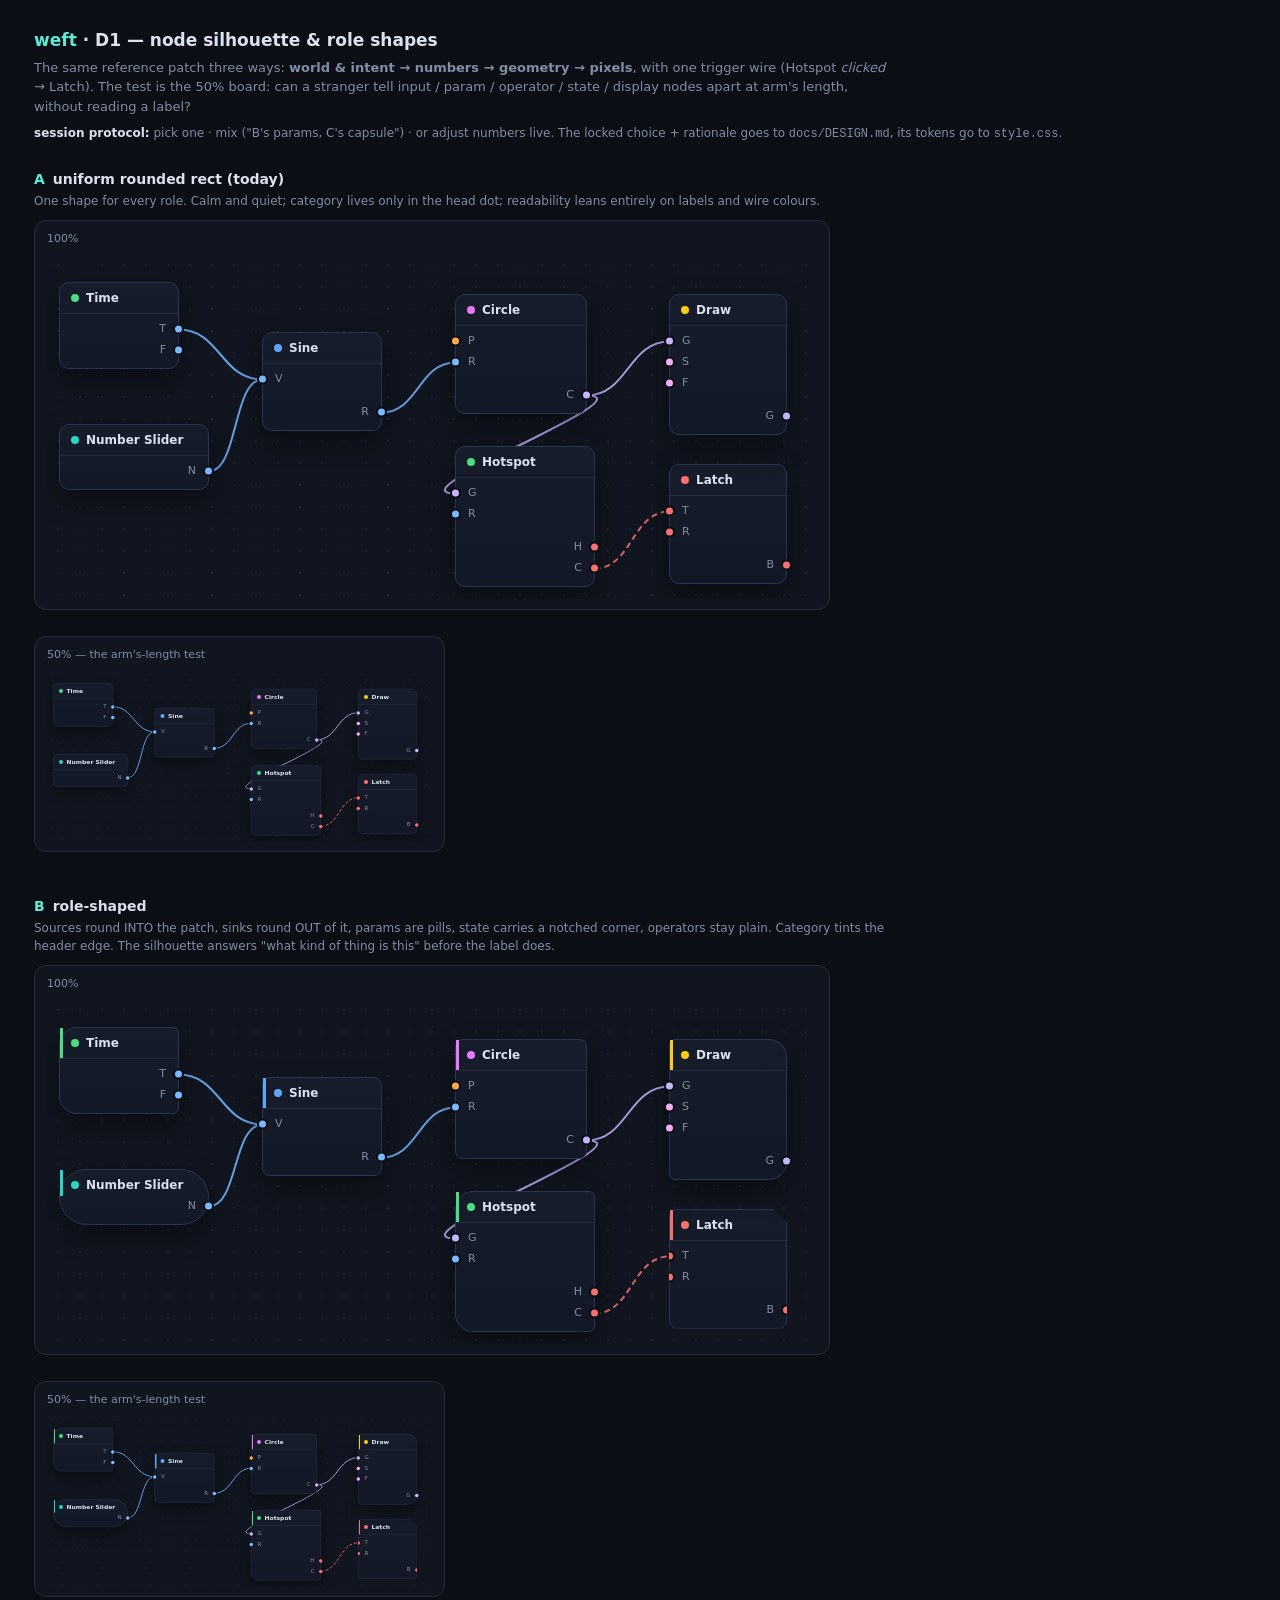
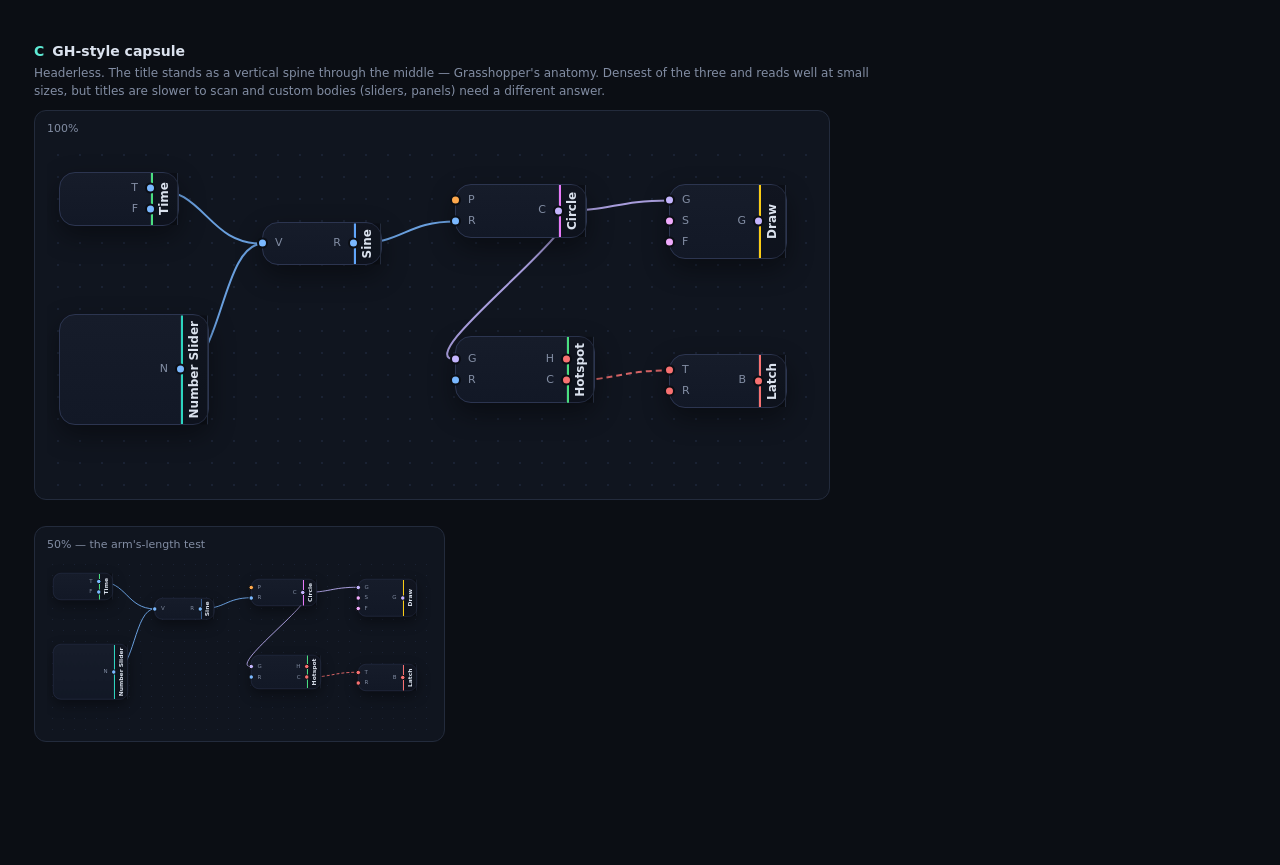
<file: design/D1-silhouette.html>
<!DOCTYPE html>
<html lang="en">
<head>
<meta charset="UTF-8">
<title>weft · D1 — node silhouette & role shapes</title>
<style>
/* ============================================================
   D1 option board — node silhouette & role shapes
   The question: do sources, params, operators, state and sinks
   get distinct silhouettes? Header bar or headerless?
   Same reference patch in every variant, at 100% and 50%.
   Each variant's tokens live in a commented block — the winner's
   block pastes into style.css.
   ============================================================ */
:root {
  --bg: #0b0e14; --panel: #10151f; --node: #161c2a; --node2: #121826;
  --line: #232b3c; --line2: #2c3550; --text: #dbe2ee; --dim: #828da3;
  --accent: #5eead4; --danger: #f87171;
  /* category hues (today's CATS) */
  --c-input: #4ade80; --c-params: #2dd4bf; --c-state: #f87171;
  --c-maths: #60a5fa; --c-curve: #e879f9; --c-display: #facc15;
  /* type colors (today's TYPE_COLORS) */
  --t-number: #7ab8ff; --t-bool: #f87171; --t-point: #ffa94d;
  --t-color: #f0abfc; --t-geometry: #c4b5fd; --t-any: #9aa4b2;
}
* { box-sizing: border-box; margin: 0; }
body { background: var(--bg); color: var(--text); font: 13px/1.5 Inter, "Segoe UI", system-ui, sans-serif; padding: 28px 34px 80px; }
h1 { font-size: 17px; font-weight: 600; }
h1 span { color: var(--accent); }
.sub { color: var(--dim); font-size: 13px; margin: 4px 0 8px; max-width: 860px; }
.protocol { color: var(--dim); font-size: 12px; margin-bottom: 26px; }
.protocol b { color: var(--text); font-weight: 600; }

.variant { margin-bottom: 44px; }
.variant > h2 { font-size: 14px; font-weight: 600; margin-bottom: 2px; }
.variant > h2 .tag { color: var(--accent); margin-right: 8px; }
.variant > .note { color: var(--dim); font-size: 12px; margin-bottom: 10px; max-width: 860px; }
.boards { display: flex; gap: 26px; align-items: flex-start; flex-wrap: wrap; }
.board-wrap { background: var(--panel); border: 1px solid var(--line); border-radius: 12px; padding: 10px 12px; }
.board-wrap .zoom { color: var(--dim); font-size: 11px; margin-bottom: 6px; }
.board { position: relative; width: 770px; height: 345px; overflow: hidden;
  background: radial-gradient(circle, #1a2233 1px, transparent 1px); background-size: 22px 22px; border-radius: 8px; }
.half { width: 385px; height: 172px; }
.half .board { transform: scale(0.5); transform-origin: 0 0; }
.board svg.wires { position: absolute; inset: 0; pointer-events: none; z-index: 1; }

/* ---------------- shared node anatomy (all variants) ---------------- */
.node { position: absolute; min-width: 110px; font-size: 12px; user-select: none; z-index: 2;
  background: linear-gradient(180deg, var(--node), var(--node2));
  box-shadow: 0 10px 26px rgba(0, 0, 0, 0.4); border: 1px solid var(--line2); }
.node-head { display: flex; align-items: center; gap: 7px; padding: 6px 11px; font-weight: 600; }
.dot { width: 8px; height: 8px; border-radius: 50%; flex: none; background: var(--cat, #999); }
.node-rows { padding: 5px 0 7px; }
.row { position: relative; display: flex; align-items: center; gap: 7px; padding: 2px 12px; min-height: 21px; }
.row .label { color: var(--dim); font-size: 11px; }
.row.out { justify-content: flex-end; }
.port { position: absolute; top: 50%; transform: translateY(-50%); width: 11px; height: 11px;
  border-radius: 50%; background: var(--t, #999); border: 2px solid var(--bg); z-index: 2; }
.row.in .port { left: -6px; }
.row.out .port { right: -6px; }

/* ============================================================
   VARIANT A — uniform rounded rect (today)
   tokens: --n-radius: 10px; header bar with underline; one shape
   for every role; category shows only in the head dot.
   ============================================================ */
.va .node { border-radius: 10px; }
.va .node-head { border-bottom: 1px solid var(--line); }

/* ============================================================
   VARIANT B — role-shaped
   tokens: sources round INTO the patch (soft left, square right),
   sinks round OUT of it (square left, soft right), params are
   pills, state gets a notched corner (memory has a latch),
   operators stay quiet rectangles. Category tints the head edge.
   --n-radius-op: 8px; --n-radius-role: 18px; --n-notch: 12px;
   ============================================================ */
.vb .node { border-radius: 8px; }
.vb .node-head { border-bottom: 1px solid var(--line); box-shadow: inset 3px 0 0 var(--cat, transparent); }
.vb .r-source { border-radius: 18px 6px 6px 18px; }
.vb .r-sink { border-radius: 6px 18px 18px 6px; }
.vb .r-param { border-radius: 999px; }
.vb .r-param .node-head { border-bottom: none; padding-bottom: 2px; }
.vb .r-param .node-rows { padding-top: 0; }
.vb .r-state { clip-path: polygon(0 0, calc(100% - 14px) 0, 100% 14px, 100% 100%, 0 100%); }

/* ============================================================
   VARIANT C — GH-style capsule
   tokens: headerless; the title stands as a vertical spine in the
   middle of the capsule, category colours the spine; ports flank
   left/right like Grasshopper. --n-radius: 16px; no head row.
   ============================================================ */
.vc .node { border-radius: 16px; display: flex; align-items: stretch; }
.vc .node-head { border-bottom: none; padding: 6px 4px; order: 2;
  writing-mode: vertical-rl; transform: rotate(180deg);
  justify-content: center; background: rgba(0, 0, 0, 0.25);
  border-left: 1px solid var(--line); border-right: 1px solid var(--line);
  box-shadow: inset -2px 0 0 var(--cat, transparent); }
.vc .node-head .dot { display: none; }
.vc .cols { display: flex; flex: 1; }
.vc .ins { order: 1; } .vc .outs { order: 3; }
.vc .node-rows { display: flex; flex-direction: column; justify-content: center; padding: 5px 0; flex: 1; }
.vc .node-rows.outs { align-items: flex-end; }
</style>
</head>
<body>
<h1><span>weft</span> · D1 — node silhouette &amp; role shapes</h1>
<p class="sub">The same reference patch three ways: <b>world &amp; intent → numbers → geometry → pixels</b>, with one trigger wire
(Hotspot <i>clicked</i> → Latch). The test is the 50% board: can a stranger tell input / param / operator / state / display
nodes apart at arm's length, without reading a label?</p>
<p class="protocol"><b>session protocol:</b> pick one · mix ("B's params, C's capsule") · or adjust numbers live.
The locked choice + rationale goes to <code>docs/DESIGN.md</code>, its tokens go to <code>style.css</code>.</p>

<template id="patch">
  <div class="board">
    <svg class="wires"></svg>
    <div class="node r-source" style="left:12px; top:28px; width:120px; --cat:var(--c-input)">
      <div class="node-head"><span class="dot"></span><span class="title">Time</span></div>
      <div class="cols"><div class="node-rows outs">
        <div class="row out"><span class="label">T</span><span class="port" data-p="time.T" style="--t:var(--t-number)"></span></div>
        <div class="row out"><span class="label">F</span><span class="port" style="--t:var(--t-number)"></span></div>
      </div></div>
    </div>
    <div class="node r-param" style="left:12px; top:170px; width:150px; --cat:var(--c-params)">
      <div class="node-head"><span class="dot"></span><span class="title">Number Slider</span></div>
      <div class="cols"><div class="node-rows outs">
        <div class="row out"><span class="label">N</span><span class="port" data-p="slider.N" style="--t:var(--t-number)"></span></div>
      </div></div>
    </div>
    <div class="node r-op" style="left:215px; top:78px; width:120px; --cat:var(--c-maths)">
      <div class="node-head"><span class="dot"></span><span class="title">Sine</span></div>
      <div class="cols">
        <div class="node-rows ins"><div class="row in"><span class="port" data-p="sine.V" style="--t:var(--t-number)"></span><span class="label">V</span></div></div>
        <div class="node-rows outs"><div class="row out"><span class="label">R</span><span class="port" data-p="sine.R" style="--t:var(--t-number)"></span></div></div>
      </div>
    </div>
    <div class="node r-op" style="left:408px; top:40px; width:132px; --cat:var(--c-curve)">
      <div class="node-head"><span class="dot"></span><span class="title">Circle</span></div>
      <div class="cols">
        <div class="node-rows ins">
          <div class="row in"><span class="port" style="--t:var(--t-point)"></span><span class="label">P</span></div>
          <div class="row in"><span class="port" data-p="circle.R" style="--t:var(--t-number)"></span><span class="label">R</span></div>
        </div>
        <div class="node-rows outs"><div class="row out"><span class="label">C</span><span class="port" data-p="circle.C" style="--t:var(--t-geometry)"></span></div></div>
      </div>
    </div>
    <div class="node r-source" style="left:408px; top:192px; width:140px; --cat:var(--c-input)">
      <div class="node-head"><span class="dot"></span><span class="title">Hotspot</span></div>
      <div class="cols">
        <div class="node-rows ins">
          <div class="row in"><span class="port" data-p="hot.G" style="--t:var(--t-geometry)"></span><span class="label">G</span></div>
          <div class="row in"><span class="port" style="--t:var(--t-number)"></span><span class="label">R</span></div>
        </div>
        <div class="node-rows outs">
          <div class="row out"><span class="label">H</span><span class="port" style="--t:var(--t-bool)"></span></div>
          <div class="row out"><span class="label">C</span><span class="port" data-p="hot.C" style="--t:var(--t-bool)"></span></div>
        </div>
      </div>
    </div>
    <div class="node r-state" style="left:622px; top:210px; width:118px; --cat:var(--c-state)">
      <div class="node-head"><span class="dot"></span><span class="title">Latch</span></div>
      <div class="cols">
        <div class="node-rows ins">
          <div class="row in"><span class="port" data-p="latch.T" style="--t:var(--t-bool)"></span><span class="label">T</span></div>
          <div class="row in"><span class="port" style="--t:var(--t-bool)"></span><span class="label">R</span></div>
        </div>
        <div class="node-rows outs"><div class="row out"><span class="label">B</span><span class="port" style="--t:var(--t-bool)"></span></div></div>
      </div>
    </div>
    <div class="node r-sink" style="left:622px; top:40px; width:118px; --cat:var(--c-display)">
      <div class="node-head"><span class="dot"></span><span class="title">Draw</span></div>
      <div class="cols">
        <div class="node-rows ins">
          <div class="row in"><span class="port" data-p="draw.G" style="--t:var(--t-geometry)"></span><span class="label">G</span></div>
          <div class="row in"><span class="port" style="--t:var(--t-color)"></span><span class="label">S</span></div>
          <div class="row in"><span class="port" style="--t:var(--t-color)"></span><span class="label">F</span></div>
        </div>
        <div class="node-rows outs"><div class="row out"><span class="label">G</span><span class="port" style="--t:var(--t-geometry)"></span></div></div>
      </div>
    </div>
  </div>
</template>

<div id="variants"></div>

<script>
'use strict';
const WIRES = [
  ['time.T', 'sine.V', 'var(--t-number)', false],
  ['slider.N', 'sine.V', 'var(--t-number)', false],
  ['sine.R', 'circle.R', 'var(--t-number)', false],
  ['circle.C', 'draw.G', 'var(--t-geometry)', false],
  ['circle.C', 'hot.G', 'var(--t-geometry)', false],
  ['hot.C', 'latch.T', 'var(--t-bool)', true] /* the trigger wire */
];
const VARIANTS = [
  ['va', 'A — uniform rounded rect (today)', 'One shape for every role. Calm and quiet; category lives only in the head dot; readability leans entirely on labels and wire colours.'],
  ['vb', 'B — role-shaped', 'Sources round INTO the patch, sinks round OUT of it, params are pills, state carries a notched corner, operators stay plain. Category tints the header edge. The silhouette answers "what kind of thing is this" before the label does.'],
  ['vc', 'C — GH-style capsule', 'Headerless. The title stands as a vertical spine through the middle — Grasshopper\'s anatomy. Densest of the three and reads well at small sizes, but titles are slower to scan and custom bodies (sliders, panels) need a different answer.']
];

function drawWires(board) {
  const svg = board.querySelector('svg.wires');
  const br = board.getBoundingClientRect();
  svg.setAttribute('viewBox', '0 0 770 345');
  let h = '';
  for (const [a, b, color, trig] of WIRES) {
    const pa = board.querySelector('[data-p="' + a + '"]'), pb = board.querySelector('[data-p="' + b + '"]');
    if (!pa || !pb) continue;
    const ra = pa.getBoundingClientRect(), rb = pb.getBoundingClientRect();
    const x1 = ra.left + ra.width / 2 - br.left, y1 = ra.top + ra.height / 2 - br.top;
    const x2 = rb.left + rb.width / 2 - br.left, y2 = rb.top + rb.height / 2 - br.top;
    const dx = Math.max(30, Math.abs(x2 - x1) * 0.5);
    h += '<path d="M ' + x1 + ' ' + y1 + ' C ' + (x1 + dx) + ' ' + y1 + ', ' + (x2 - dx) + ' ' + y2 + ', ' + x2 + ' ' + y2 +
      '" fill="none" stroke="' + color + '" stroke-width="2" opacity="0.85"' + (trig ? ' stroke-dasharray="6 4"' : '') + '/>';
  }
  svg.innerHTML = h;
}

const holder = document.getElementById('variants');
for (const [cls, title, note] of VARIANTS) {
  const sec = document.createElement('section');
  sec.className = 'variant ' + cls;
  sec.innerHTML = '<h2><span class="tag">' + title.split(' — ')[0] + '</span>' + title.split(' — ')[1] + '</h2>' +
    '<p class="note">' + note + '</p>';
  const boards = document.createElement('div');
  boards.className = 'boards';
  const full = document.createElement('div');
  full.className = 'board-wrap';
  full.innerHTML = '<div class="zoom">100%</div>';
  full.appendChild(document.getElementById('patch').content.cloneNode(true));
  boards.appendChild(full);
  sec.appendChild(boards);
  holder.appendChild(sec);
  drawWires(full.querySelector('.board'));
  /* 50% copy: clone AFTER wires are drawn so the svg comes along */
  const half = document.createElement('div');
  half.className = 'board-wrap';
  half.innerHTML = '<div class="zoom">50% — the arm\'s-length test</div><div class="half">' + full.querySelector('.board').outerHTML + '</div>';
  boards.appendChild(half);
}
</script>
</body>
</html>
</file>
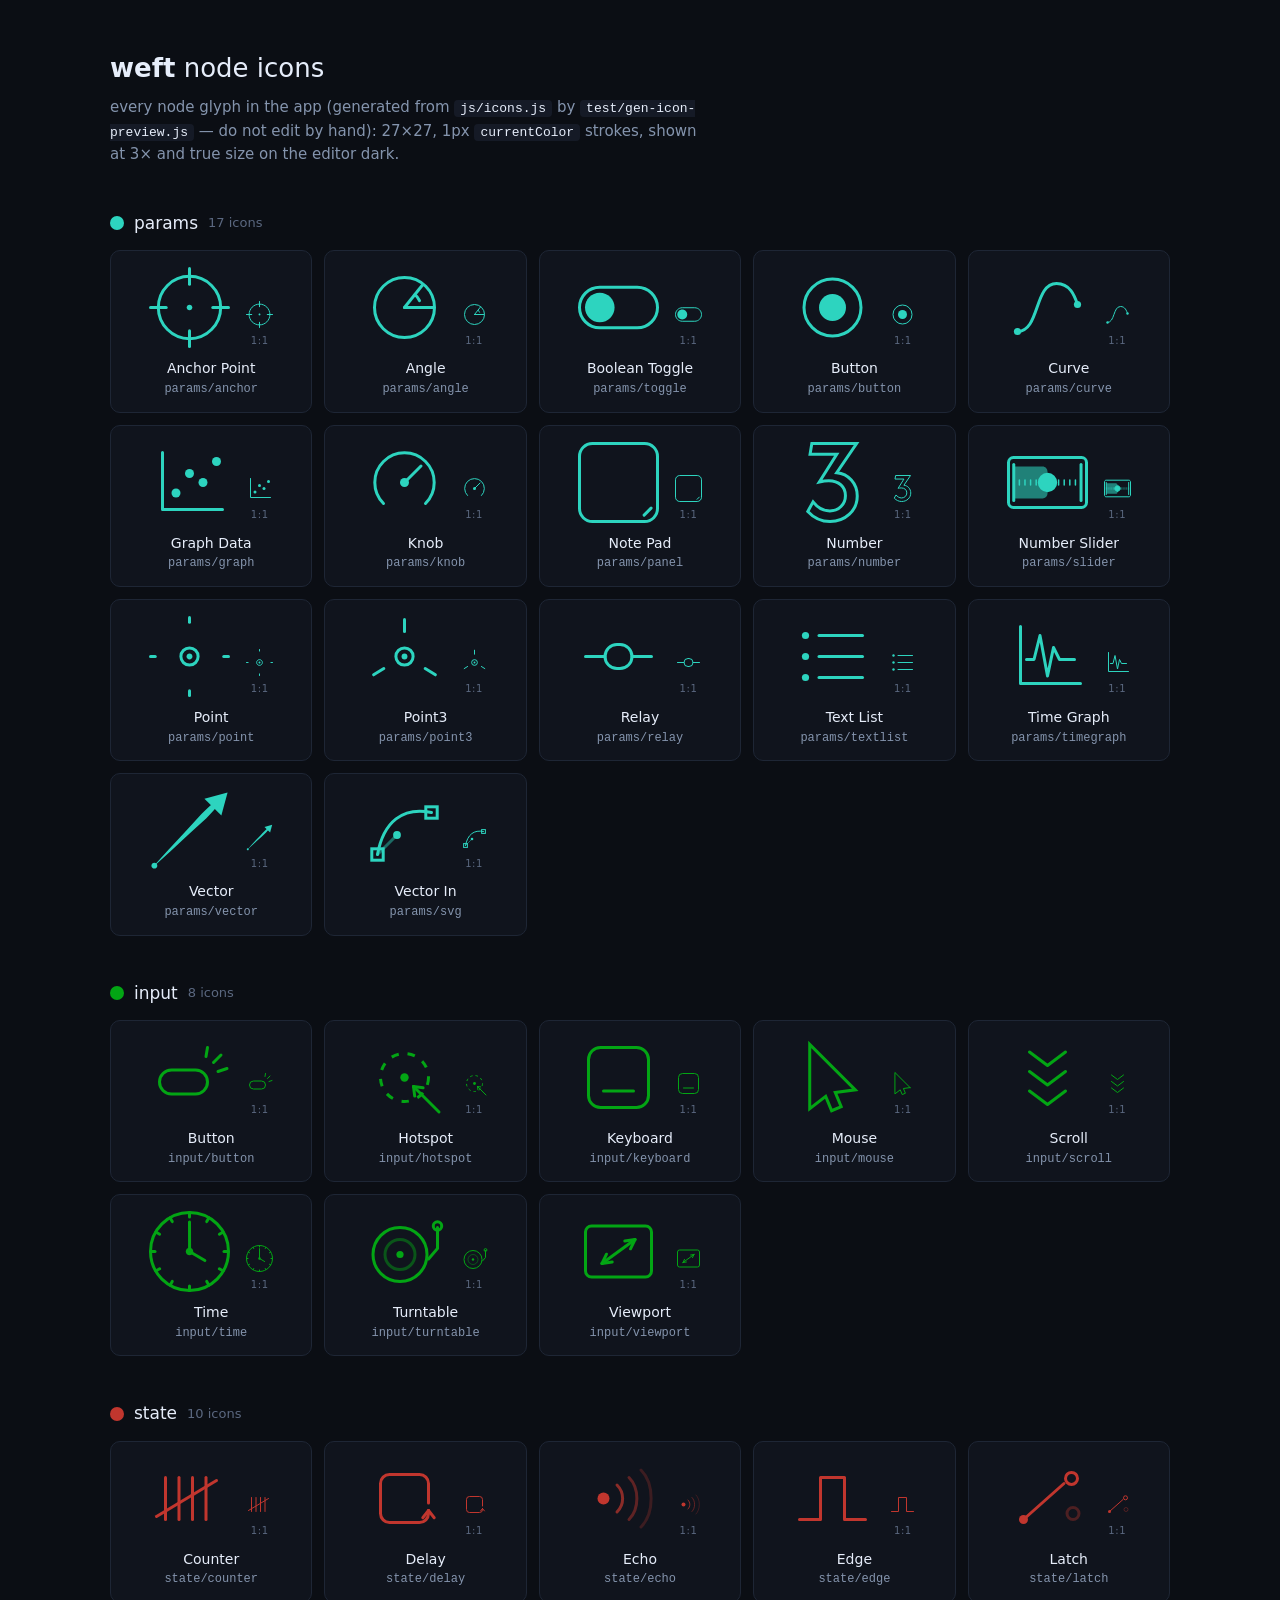
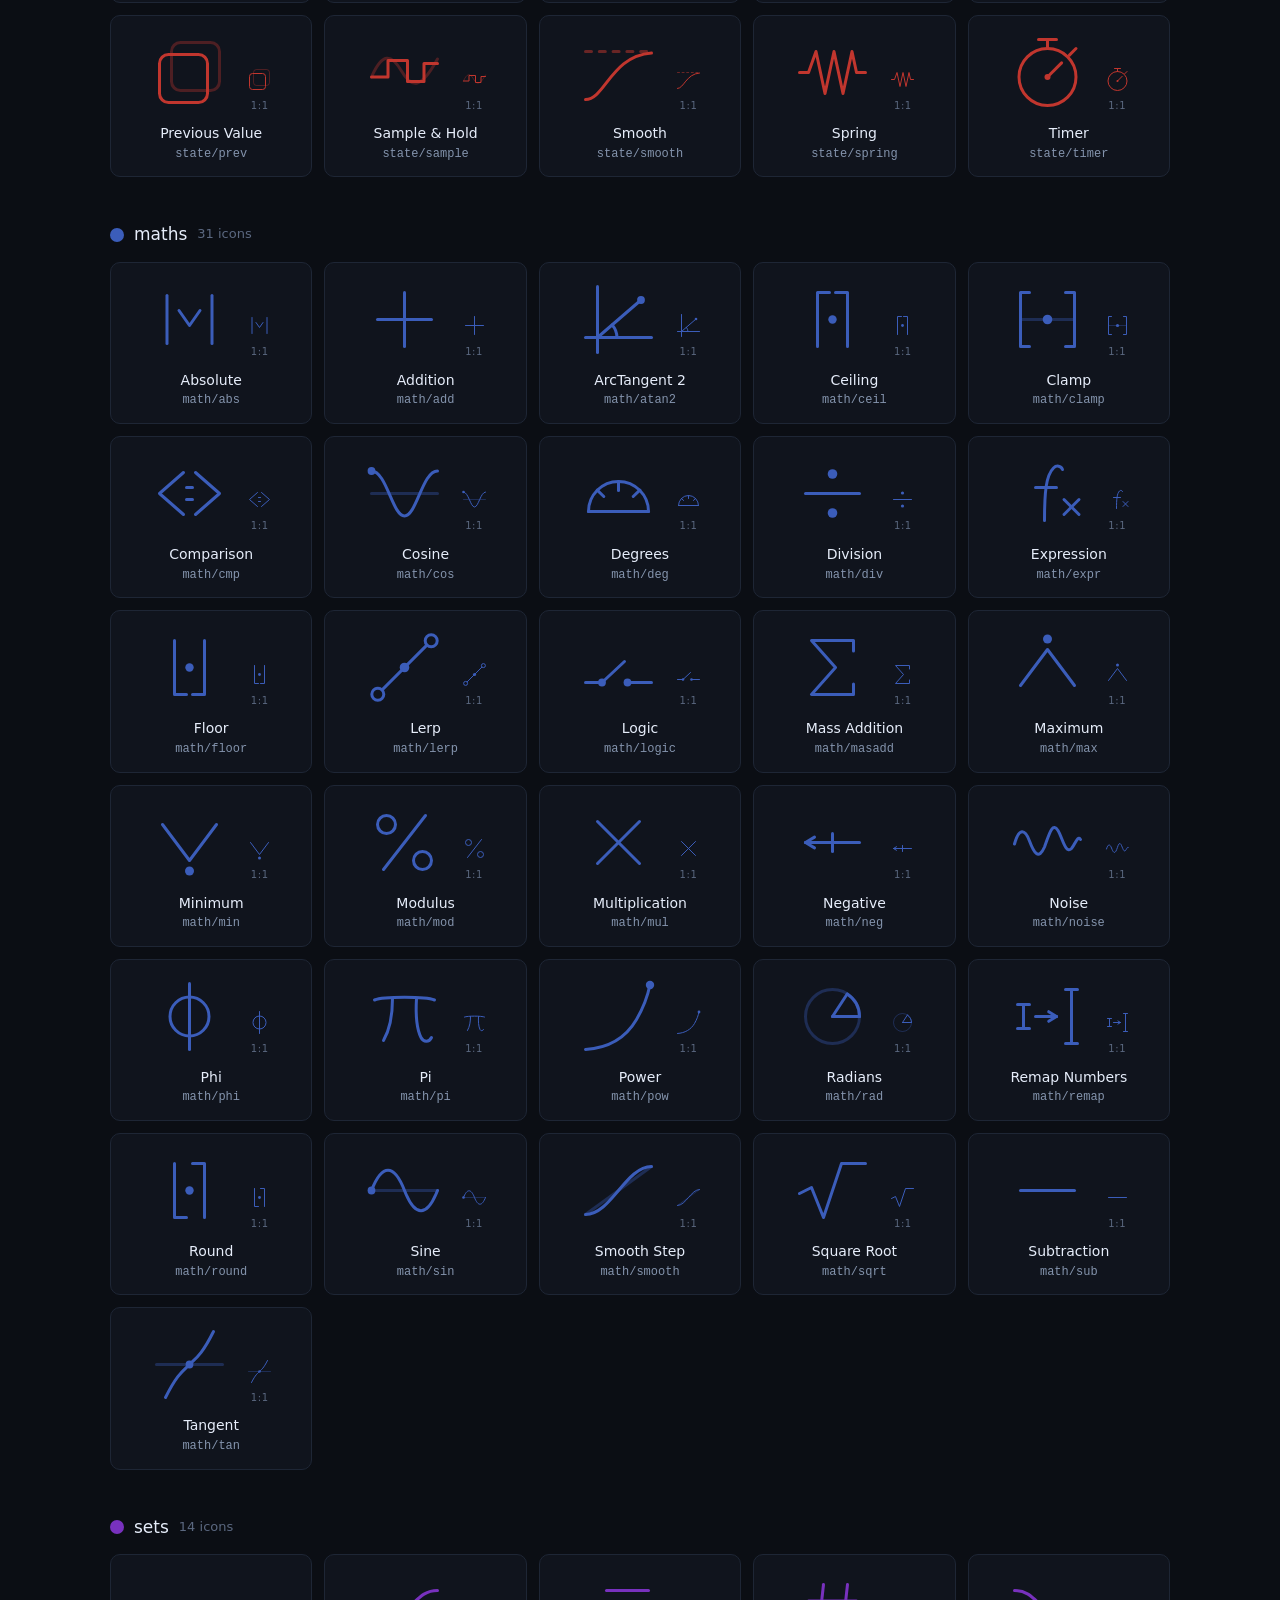
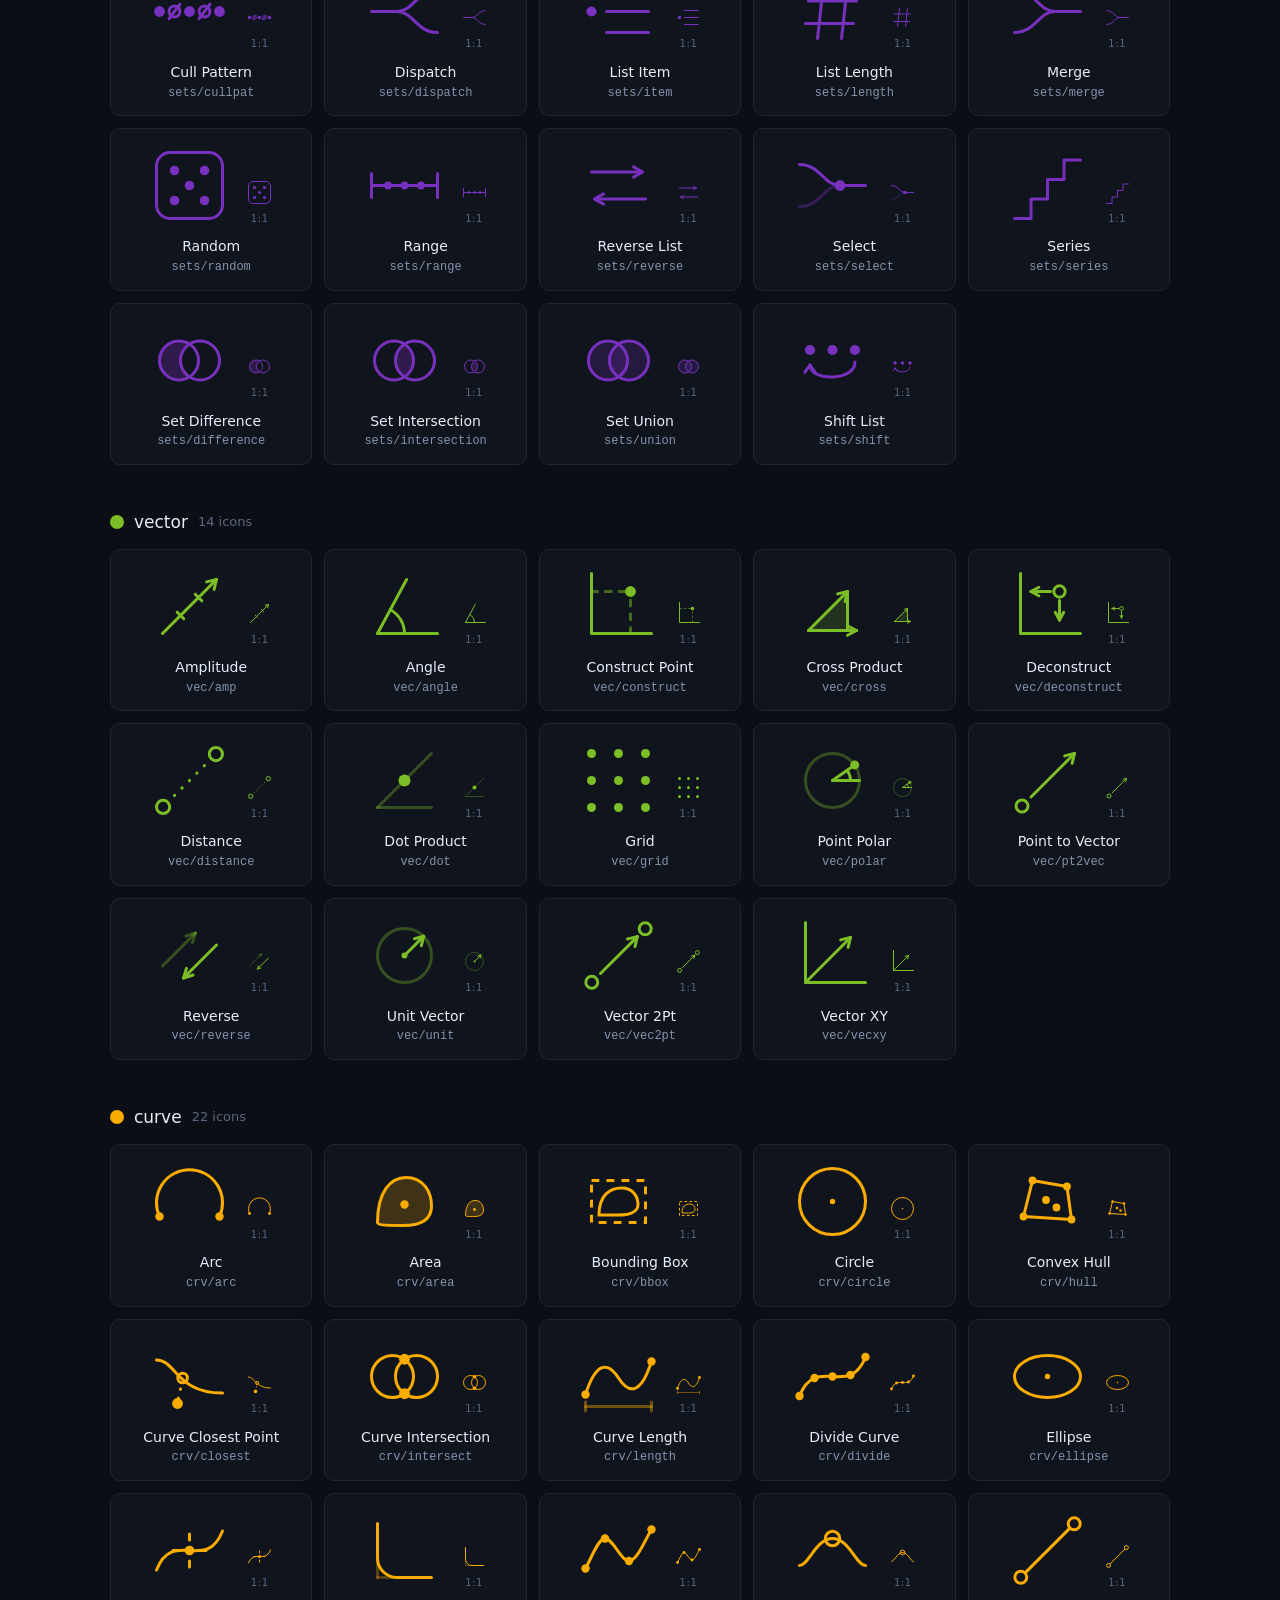
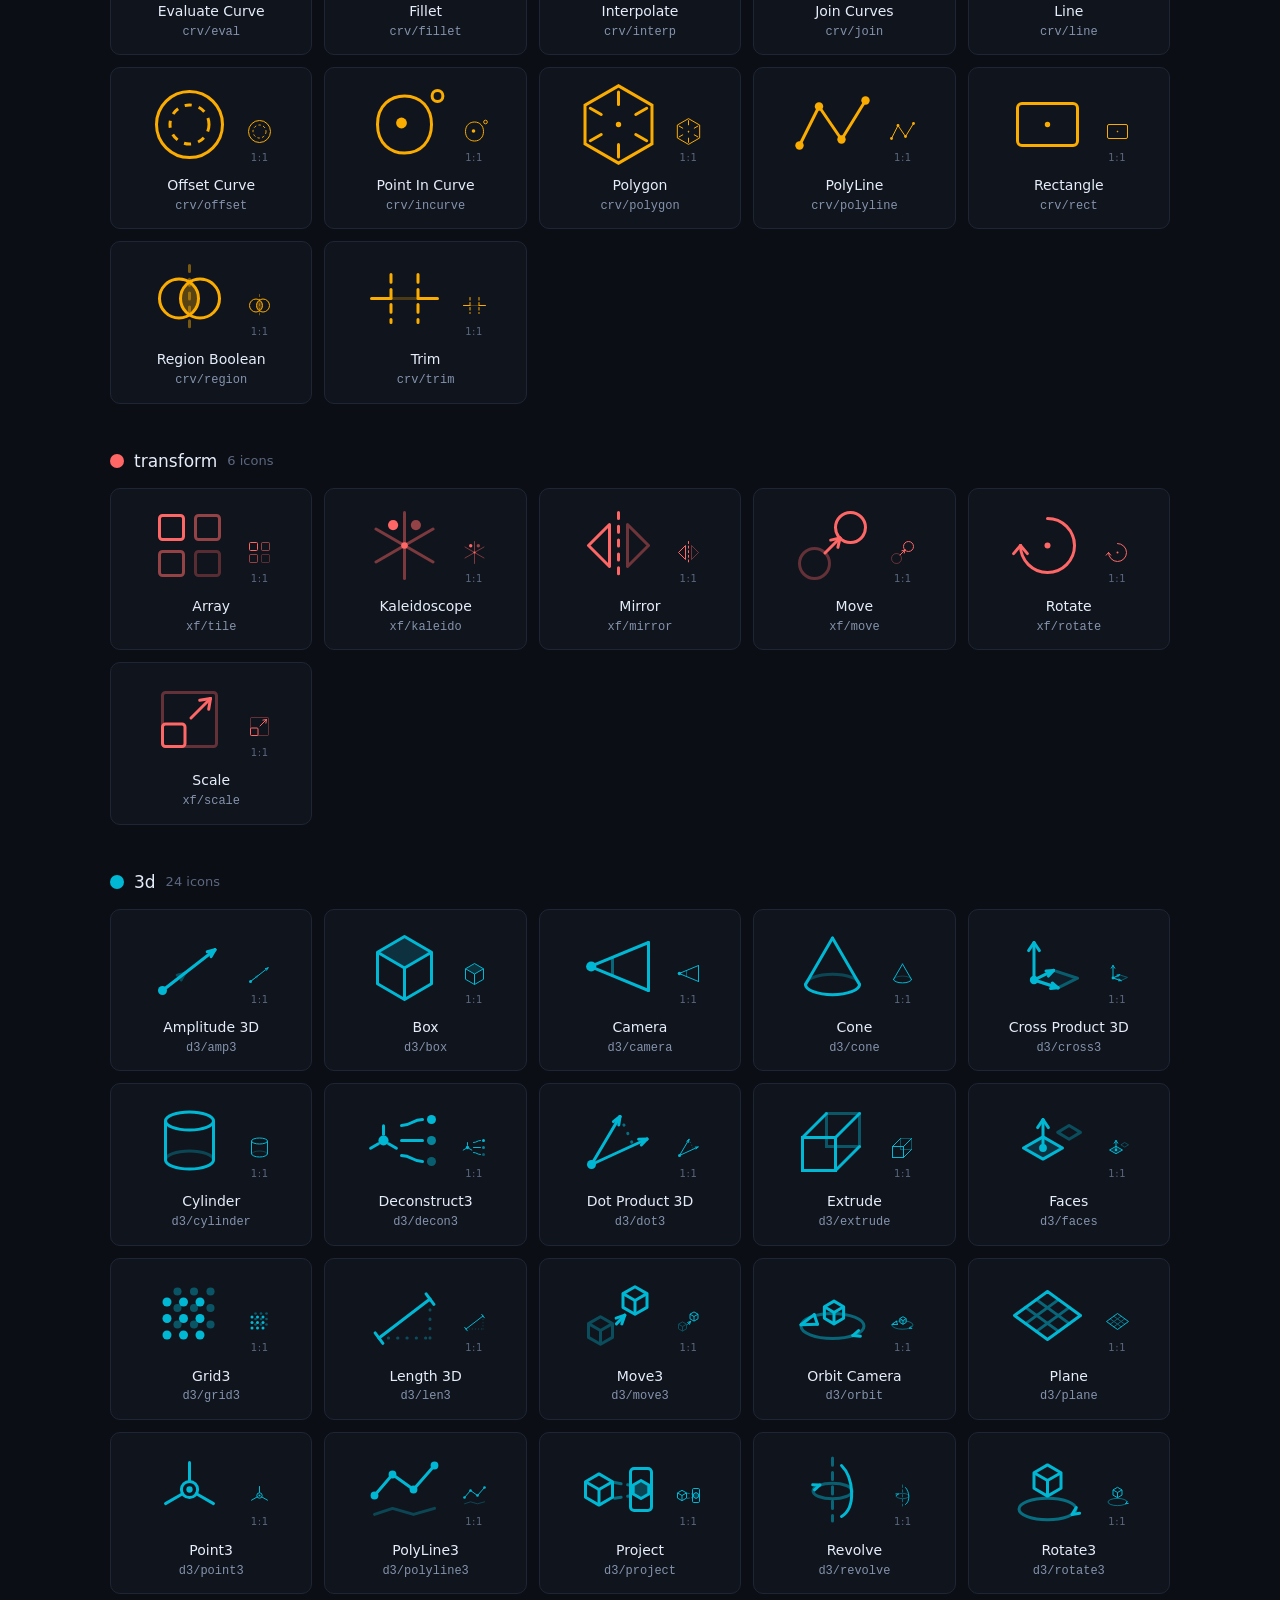
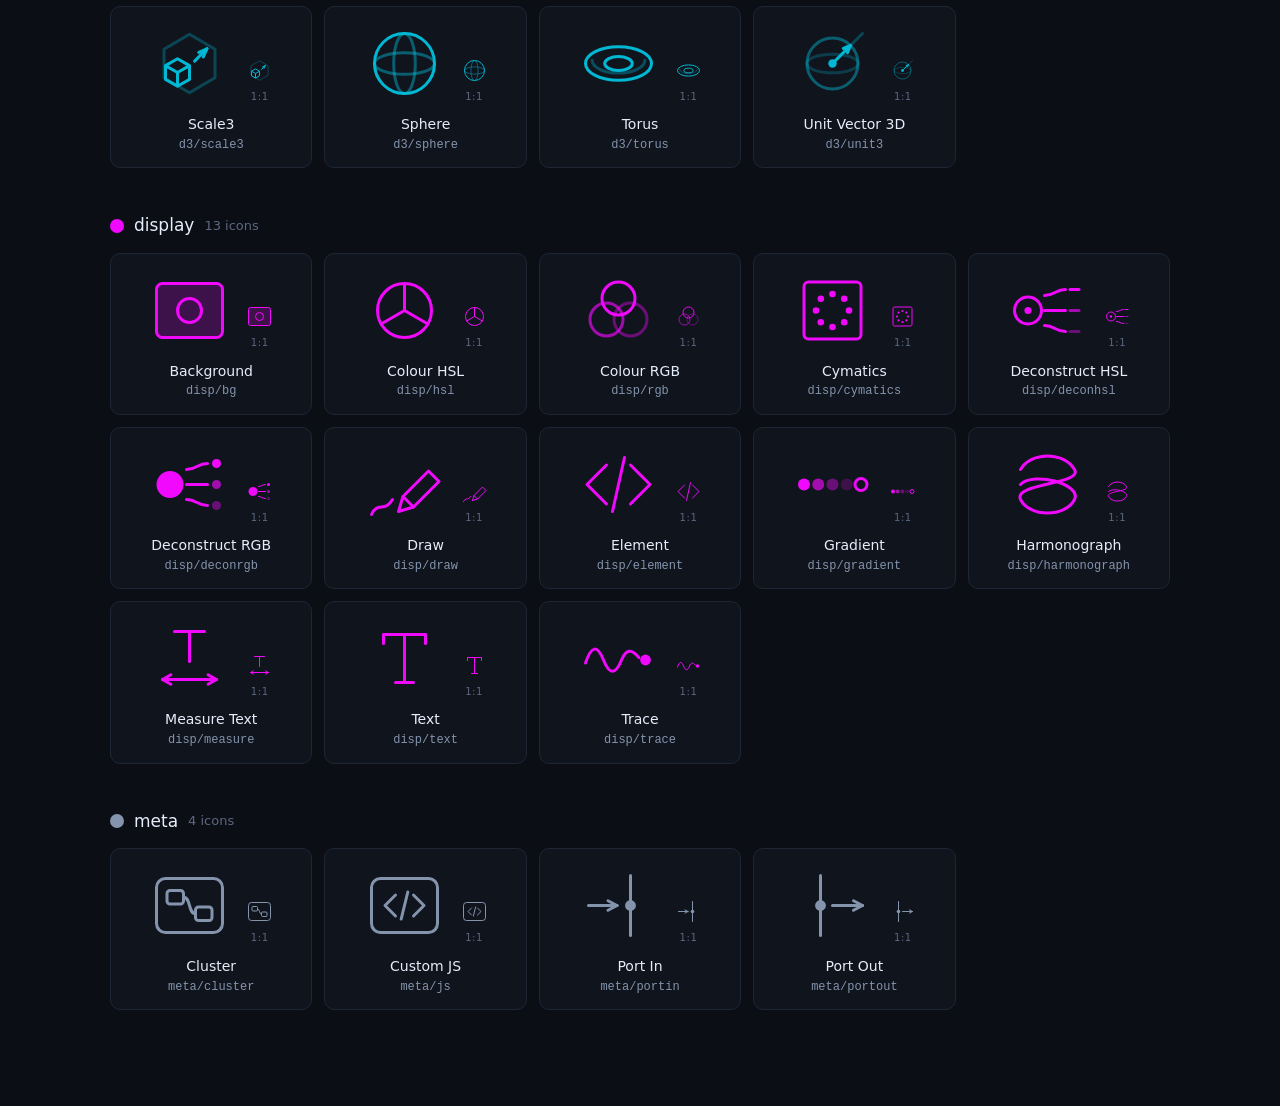
<file: docs/icons.html>
<!doctype html>
<meta charset="utf-8">
<title>weft node icons</title>
<style>
  :root { --bg:#0b0e14; --panel:#10141d; --line:#1e2635; --ink:#e6edfa; --muted:#8494ad; --faint:#5b6880; }
  html { background: var(--bg); }
  body { margin:0; background:var(--bg); color:var(--ink);
    font:15px/1.55 "Segoe UI", system-ui, sans-serif; font-weight:300; -webkit-font-smoothing:antialiased; }
  .wrap { max-width:1060px; margin:0 auto; padding:48px 28px 96px; }
  h1 { font-size:26px; font-weight:300; margin:0 0 8px; } h1 b { font-weight:600; }
  .sub { color:var(--muted); max-width:62ch; margin:0; }
  .sub code { font-family:ui-monospace,Consolas,monospace; font-size:13px; color:var(--ink);
    background:#151a26; padding:1px 6px; border-radius:4px; }
  section { margin-top:44px; }
  .cat-head { display:flex; align-items:center; gap:10px; margin-bottom:14px; }
  .cat-dot { width:14px; height:14px; border-radius:50%; flex:none; }
  .cat-name { font-size:17px; font-weight:400; }
  .cat-count { color:var(--faint); font-size:13px; }
  .grid { display:grid; grid-template-columns:repeat(auto-fill, minmax(180px, 1fr)); gap:12px; }
  .card { background:var(--panel); border:1px solid var(--line); border-radius:10px;
    padding:16px 14px 13px; display:flex; flex-direction:column; align-items:center; gap:10px; }
  .stage { display:flex; align-items:flex-end; gap:16px; }
  .stage svg { display:block; }
  .big svg { width:81px; height:81px; }
  .real { display:flex; flex-direction:column; align-items:center; gap:5px; }
  .real svg { width:27px; height:27px; }
  .real span { font-size:10px; color:var(--faint); letter-spacing:0.06em; }
  .meta { text-align:center; color:var(--ink); }
  .meta .id { font-family:ui-monospace,Consolas,monospace; font-size:12px; color:var(--muted); }
  .meta .title { font-size:14px; font-weight:400; }
</style>
<div class="wrap">
  <h1><b>weft</b> node icons</h1>
  <p class="sub">every node glyph in the app (generated from <code>js/icons.js</code> by
  <code>test/gen-icon-preview.js</code> — do not edit by hand): 27&times;27, 1px
  <code>currentColor</code> strokes, shown at 3&times; and true size on the editor dark.</p>
  <div id="app"></div>
</div>
<script>
const CATS = {"Input":"#03a514","Params":"#2dd4bf","State":"#c1362e","Maths":"#3b5dba","Sets":"#7831be","Vector":"#7cbe25","Curve":"#fbac00","Transform":"#ff6767","Display":"#f009fc","Meta":"#8494ad","Audio":"#ff36a3","3D":"#00b8d4"};
const ITEMS = [{"id":"audio/out","title":"Audio Out","cat":"Audio","inner":"<path d=\"M4.5 10.5H8L13.5 5.5V21.5L8 16.5H4.5V10.5Z\" stroke=\"currentColor\" stroke-miterlimit=\"10\" stroke-linejoin=\"round\" fill=\"none\"/><path d=\"M17 10C18.5 11.5 18.5 15.5 17 17\" stroke=\"currentColor\" stroke-miterlimit=\"10\" stroke-linecap=\"round\" fill=\"none\"/><path d=\"M20 7.5C22.5 10 22.5 17 20 19.5\" stroke=\"currentColor\" stroke-miterlimit=\"10\" stroke-linecap=\"round\" fill=\"none\"/>"},{"id":"audio/fft","title":"Bands","cat":"Audio","inner":"<rect x=\"3\" y=\"6\" width=\"21\" height=\"15\" rx=\"2\" stroke=\"currentColor\" fill=\"none\"/><path d=\"M6.5 18V15\" stroke=\"currentColor\" stroke-miterlimit=\"10\" stroke-linecap=\"round\"/><path d=\"M10 18V9.5\" stroke=\"currentColor\" stroke-miterlimit=\"10\" stroke-linecap=\"round\"/><path d=\"M13.5 18V12\" stroke=\"currentColor\" stroke-miterlimit=\"10\" stroke-linecap=\"round\"/><path d=\"M17 18V14\" stroke=\"currentColor\" stroke-miterlimit=\"10\" stroke-linecap=\"round\"/><path d=\"M20.5 18V16\" stroke=\"currentColor\" stroke-miterlimit=\"10\" stroke-linecap=\"round\"/>"},{"id":"audio/delay","title":"Delay","cat":"Audio","inner":"<path d=\"M4.5 21.5V5.5\" stroke=\"currentColor\" stroke-miterlimit=\"10\" stroke-linecap=\"round\"/><path d=\"M10.5 21.5V9.5\" stroke=\"currentColor\" stroke-miterlimit=\"10\" stroke-linecap=\"round\" opacity=\".65\"/><path d=\"M16.5 21.5V13\" stroke=\"currentColor\" stroke-miterlimit=\"10\" stroke-linecap=\"round\" opacity=\".4\"/><path d=\"M22.5 21.5V16\" stroke=\"currentColor\" stroke-miterlimit=\"10\" stroke-linecap=\"round\" opacity=\".22\"/>"},{"id":"audio/filter","title":"Filter","cat":"Audio","inner":"<path d=\"M3 10.5H10C12.5 10.5 13.3 7.5 15 7.5C17 7.5 18 12.5 19.5 21\" stroke=\"currentColor\" stroke-miterlimit=\"10\" stroke-linecap=\"round\" fill=\"none\"/><path d=\"M22 21H24\" stroke=\"currentColor\" stroke-width=\"0.75\" stroke-miterlimit=\"10\" stroke-linecap=\"round\" opacity=\"0.6\"/>"},{"id":"audio/gain","title":"Gain","cat":"Audio","inner":"<path d=\"M5.5 6.5V20.5L21.5 13.5L5.5 6.5Z\" stroke=\"currentColor\" stroke-miterlimit=\"10\" stroke-linecap=\"round\" stroke-linejoin=\"round\" fill=\"none\"/>"},{"id":"audio/key","title":"Key","cat":"Audio","inner":"<circle cx=\"8\" cy=\"18.5\" r=\"4\" stroke=\"currentColor\" stroke-miterlimit=\"10\" fill=\"none\"/><path d=\"M11 15.5L22.5 4\" stroke=\"currentColor\" stroke-miterlimit=\"10\" stroke-linecap=\"round\"/><path d=\"M18.5 8L21.5 11\" stroke=\"currentColor\" stroke-miterlimit=\"10\" stroke-linecap=\"round\"/><path d=\"M15.5 11L17.5 13\" stroke=\"currentColor\" stroke-miterlimit=\"10\" stroke-linecap=\"round\"/>"},{"id":"audio/mic","title":"Mic In","cat":"Audio","inner":"<rect x=\"11\" y=\"4\" width=\"5\" height=\"10\" rx=\"2.5\" stroke=\"currentColor\" fill=\"none\"/><path d=\"M8 12.5C8 17.5 19 17.5 19 12.5\" stroke=\"currentColor\" stroke-miterlimit=\"10\" stroke-linecap=\"round\" fill=\"none\"/><path d=\"M13.5 17.3V21.5\" stroke=\"currentColor\" stroke-miterlimit=\"10\" stroke-linecap=\"round\"/><path d=\"M9.5 21.5H17.5\" stroke=\"currentColor\" stroke-miterlimit=\"10\" stroke-linecap=\"round\"/>"},{"id":"audio/mix","title":"Mix","cat":"Audio","inner":"<path d=\"M3.5 6.5C10 6.5 10.5 13.5 24 13.5\" stroke=\"currentColor\" stroke-miterlimit=\"10\" stroke-linecap=\"round\" fill=\"none\"/><path d=\"M3.5 20.5C10 20.5 10.5 13.5 24 13.5\" stroke=\"currentColor\" stroke-miterlimit=\"10\" stroke-linecap=\"round\" fill=\"none\"/><path d=\"M3.5 13.5H24\" stroke=\"currentColor\" stroke-miterlimit=\"10\" stroke-linecap=\"round\"/>"},{"id":"audio/noise","title":"Noise","cat":"Audio","inner":"<path d=\"M2.5 13.5L5 8L7.5 18L10 5.5L12.5 21L15 9L17.5 17L20 7.5L22.5 15.5L24.5 11.5\" stroke=\"currentColor\" stroke-miterlimit=\"10\" stroke-linecap=\"round\" stroke-linejoin=\"round\" fill=\"none\"/>"},{"id":"audio/note","title":"Note","cat":"Audio","inner":"<circle cx=\"10.2\" cy=\"19.6\" r=\"3\" stroke=\"currentColor\" fill=\"none\"/><path d=\"M13.2 19.6V5.2\" stroke=\"currentColor\" stroke-miterlimit=\"10\" stroke-linecap=\"round\"/><path d=\"M13.2 5.2C17.8 6.6 19.6 9.6 18.4 13.2\" stroke=\"currentColor\" stroke-miterlimit=\"10\" stroke-linecap=\"round\" fill=\"none\"/>"},{"id":"audio/osc","title":"Oscillator","cat":"Audio","inner":"<path d=\"M2.5 13.5C5 5.5 9.5 5.5 13.5 13.5C17.5 21.5 22 21.5 24.5 13.5\" stroke=\"currentColor\" stroke-miterlimit=\"10\" stroke-linecap=\"round\" fill=\"none\"/>"},{"id":"audio/path","title":"Path to Audio","cat":"Audio","inner":"<path d=\"M7.5 4.5L12 8V13L7.5 16.5L3 13V8L7.5 4.5Z\" stroke=\"currentColor\" stroke-miterlimit=\"10\" stroke-linejoin=\"round\" fill=\"none\"/><path d=\"M13.5 20.5C15.5 15.5 17 15.5 19 20.5C21 25.5 22.5 25.5 24.5 20.5\" stroke=\"currentColor\" stroke-miterlimit=\"10\" stroke-linecap=\"round\" fill=\"none\"/><path d=\"M12 16L14.5 18.5\" stroke=\"currentColor\" stroke-width=\"0.75\" stroke-miterlimit=\"10\" stroke-linecap=\"round\" opacity=\"0.6\"/>"},{"id":"audio/pitch","title":"Pitch In","cat":"Audio","inner":"<path d=\"M10 4.5V10.5C10 12.5 11.5 13.5 13.5 13.5C15.5 13.5 17 12.5 17 10.5V4.5\" stroke=\"currentColor\" stroke-miterlimit=\"10\" stroke-linecap=\"round\" fill=\"none\"/><path d=\"M13.5 13.5V21\" stroke=\"currentColor\" stroke-miterlimit=\"10\" stroke-linecap=\"round\"/><path d=\"M20 6C21.5 8.5 21.5 12 20 14.5\" stroke=\"currentColor\" stroke-width=\"0.75\" stroke-miterlimit=\"10\" stroke-linecap=\"round\" fill=\"none\" opacity=\"0.6\"/><path d=\"M10.5 21H16.5\" stroke=\"currentColor\" stroke-miterlimit=\"10\" stroke-linecap=\"round\"/>"},{"id":"audio/scale","title":"Scale","cat":"Audio","inner":"<path d=\"M3.5 22.5H8.5V17.5H13.5V12.5H18.5V7.5H23.5\" stroke=\"currentColor\" stroke-miterlimit=\"10\" stroke-linecap=\"round\" stroke-linejoin=\"round\" fill=\"none\"/><circle cx=\"21\" cy=\"5\" r=\"1.4\" fill=\"currentColor\"/>"},{"id":"audio/scope","title":"Scope","cat":"Audio","inner":"<rect x=\"3\" y=\"6\" width=\"21\" height=\"15\" rx=\"2\" stroke=\"currentColor\" fill=\"none\"/><path d=\"M5.5 13.5H9L11 9.5L14 17.5L16 13.5H21.5\" stroke=\"currentColor\" stroke-miterlimit=\"10\" stroke-linecap=\"round\" stroke-linejoin=\"round\" fill=\"none\"/>"},{"id":"audio/track","title":"Track In","cat":"Audio","inner":"<rect x=\"3\" y=\"6\" width=\"21\" height=\"15\" rx=\"2\" stroke=\"currentColor\" fill=\"none\"/><circle cx=\"11\" cy=\"16\" r=\"1.8\" stroke=\"currentColor\" fill=\"none\"/><path d=\"M12.8 16V10.5\" stroke=\"currentColor\" stroke-miterlimit=\"10\" stroke-linecap=\"round\"/><path d=\"M12.8 10.5C15 11 15.8 12 15.5 13.8\" stroke=\"currentColor\" stroke-miterlimit=\"10\" stroke-linecap=\"round\" fill=\"none\"/>"},{"id":"audio/xyscope","title":"Vector Scope","cat":"Audio","inner":"<rect x=\"3\" y=\"6\" width=\"21\" height=\"15\" rx=\"2\" stroke=\"currentColor\" fill=\"none\"/><path d=\"M13.5 13.5C10.5 9 6 10 6.5 13.5C6 17 10.5 18 13.5 13.5C16.5 9 21 10 20.5 13.5C21 17 16.5 18 13.5 13.5Z\" stroke=\"currentColor\" stroke-miterlimit=\"10\" stroke-linecap=\"round\" fill=\"none\"/>"},{"id":"params/anchor","title":"Anchor Point","cat":"Params","inner":"<g><g><g><path d=\"M13.5 23.89C19.2382 23.89 23.89 19.2382 23.89 13.5C23.89 7.76176 19.2382 3.11 13.5 3.11C7.76175 3.11 3.10999 7.76176 3.10999 13.5C3.10999 19.2382 7.76175 23.89 13.5 23.89Z\" stroke=\"currentColor\" stroke-miterlimit=\"10\"/><path d=\"M13.5 14.44C14.0191 14.44 14.44 14.0191 14.44 13.5C14.44 12.9808 14.0191 12.56 13.5 12.56C12.9808 12.56 12.56 12.9808 12.56 13.5C12.56 14.0191 12.9808 14.44 13.5 14.44Z\" fill=\"currentColor\"/><path d=\"M13.5 0.5V5.73\" stroke=\"currentColor\" stroke-miterlimit=\"10\" stroke-linecap=\"round\"/><path d=\"M13.5 26.5V21.27\" stroke=\"currentColor\" stroke-miterlimit=\"10\" stroke-linecap=\"round\"/><path d=\"M0.5 13.5H5.73\" stroke=\"currentColor\" stroke-miterlimit=\"10\" stroke-linecap=\"round\"/><path d=\"M26.5 13.5H21.27\" stroke=\"currentColor\" stroke-miterlimit=\"10\" stroke-linecap=\"round\"/></g></g></g>"},{"id":"params/angle","title":"Angle","cat":"Params","inner":"<circle cx=\"13.5\" cy=\"13.5\" r=\"10\" stroke=\"currentColor\" stroke-miterlimit=\"10\" fill=\"none\"/><path d=\"M13.5 13.5H23\" stroke=\"currentColor\" stroke-linecap=\"round\"/><path d=\"M13.5 13.5L19.5 6\" stroke=\"currentColor\" stroke-linecap=\"round\"/><path d=\"M18.5 11.2A5.5 5.5 0 0 0 17 9.2\" stroke=\"currentColor\" stroke-linecap=\"round\" fill=\"none\"/>"},{"id":"params/toggle","title":"Boolean Toggle","cat":"Params","inner":"<g><g><g><path d=\"M7.26002 18.43C9.98278 18.43 12.19 16.2228 12.19 13.5C12.19 10.7772 9.98278 8.57001 7.26002 8.57001C4.53725 8.57001 2.33002 10.7772 2.33002 13.5C2.33002 16.2228 4.53725 18.43 7.26002 18.43Z\" fill=\"currentColor\"/><path d=\"M19.74 20.26C23.48 20.26 26.5 17.23 26.5 13.5C26.5 9.76999 23.47 6.73999 19.74 6.73999H7.26C3.52 6.73999 0.5 9.76999 0.5 13.5C0.5 17.23 3.53 20.26 7.26 20.26H19.73H19.74Z\" stroke=\"currentColor\" stroke-miterlimit=\"10\"/></g></g></g>"},{"id":"params/button","title":"Button","cat":"Params","inner":"<circle cx=\"13.5\" cy=\"13.5\" r=\"9.5\" stroke=\"currentColor\" stroke-miterlimit=\"10\"/><circle cx=\"13.5\" cy=\"13.5\" r=\"4.5\" fill=\"currentColor\"/>"},{"id":"params/curve","title":"Curve","cat":"Params","inner":"<path d=\"M3.5 21.5C11 21.5 9 5.5 16.5 5.5C21 5.5 22.5 9.5 23.5 12.5\" stroke=\"currentColor\" stroke-miterlimit=\"10\" stroke-linecap=\"round\"/><circle cx=\"3.5\" cy=\"21.5\" r=\"1.2\" fill=\"currentColor\"/><circle cx=\"23.5\" cy=\"12.5\" r=\"1.2\" fill=\"currentColor\"/>"},{"id":"params/graph","title":"Graph Data","cat":"Params","inner":"<path d=\"M4.5 3.5V22.5H24.5\" stroke=\"currentColor\" stroke-miterlimit=\"10\" stroke-linecap=\"round\" stroke-linejoin=\"round\"/><circle cx=\"9\" cy=\"17\" r=\"1.5\" fill=\"currentColor\"/><circle cx=\"13.5\" cy=\"10.5\" r=\"1.5\" fill=\"currentColor\"/><circle cx=\"18\" cy=\"13.5\" r=\"1.5\" fill=\"currentColor\"/><circle cx=\"22.5\" cy=\"6.5\" r=\"1.5\" fill=\"currentColor\"/>"},{"id":"params/knob","title":"Knob","cat":"Params","inner":"<path d=\"M6.5 20.5A9.9 9.9 0 1 1 20.5 20.5\" stroke=\"currentColor\" stroke-miterlimit=\"10\" stroke-linecap=\"round\" fill=\"none\"/><path d=\"M13.5 13.5L19 8\" stroke=\"currentColor\" stroke-linecap=\"round\"/><circle cx=\"13.5\" cy=\"13.5\" r=\"1.5\" fill=\"currentColor\"/>"},{"id":"params/panel","title":"Note Pad","cat":"Params","inner":"<g><g><g><path d=\"M22.2 0.5H4.8C2.42518 0.5 0.5 2.42518 0.5 4.8V22.2C0.5 24.5748 2.42518 26.5 4.8 26.5H22.2C24.5748 26.5 26.5 24.5748 26.5 22.2V4.8C26.5 2.42518 24.5748 0.5 22.2 0.5Z\" stroke=\"currentColor\" stroke-miterlimit=\"10\"/><path d=\"M24.36 22.04L22.04 24.36\" stroke=\"currentColor\" stroke-miterlimit=\"10\" stroke-linecap=\"round\"/></g></g></g>"},{"id":"params/number","title":"Number","cat":"Params","inner":"<g><g><g><path d=\"M21.75 17.98C21.75 22.84 17.8 26.5 12.68 26.5C9.68001 26.5 7.19001 25.22 5.26001 23.14L7.02001 19.96C8.30001 21.61 10.24 22.96 12.62 22.96C15.58 22.96 17.81 20.77 17.81 17.88C17.81 14.99 15.69 12.91 12.25 12.91C11.3 12.91 10.2 13.06 9.11001 13.31L14.92 4.06H6.02001L6.61001 0.51H21.53L14.91 10.24C18.79 10.57 21.75 13.82 21.75 17.99V17.98Z\" stroke=\"currentColor\" stroke-miterlimit=\"10\"/></g></g></g>"},{"id":"params/slider","title":"Number Slider","cat":"Params","inner":"<g><g><g><path opacity=\"0.57\" d=\"M2.25 8.15H11.85C12.76 8.15 13.49 8.89 13.49 9.79V17.2C13.49 18.11 12.75 18.84 11.85 18.84H2.25V8.14V8.15Z\" fill=\"currentColor\"/><path d=\"M24.84 5.2H2.16C1.24321 5.2 0.5 5.9432 0.5 6.86V20.14C0.5 21.0568 1.24321 21.8 2.16 21.8H24.84C25.7568 21.8 26.5 21.0568 26.5 20.14V6.86C26.5 5.9432 25.7568 5.2 24.84 5.2Z\" stroke=\"currentColor\" stroke-miterlimit=\"10\"/><path d=\"M24.68 7.48V19.52\" stroke=\"currentColor\" stroke-miterlimit=\"10\" stroke-linecap=\"round\"/><path d=\"M2.25 7.48V19.52\" stroke=\"currentColor\" stroke-miterlimit=\"10\" stroke-linecap=\"round\"/><path d=\"M24.68 12.68V14.32\" stroke=\"currentColor\" stroke-width=\"0.5\" stroke-miterlimit=\"10\" stroke-linecap=\"round\"/><path d=\"M22.81 12.68V14.32\" stroke=\"currentColor\" stroke-width=\"0.5\" stroke-miterlimit=\"10\" stroke-linecap=\"round\"/><path d=\"M20.94 12.68V14.32\" stroke=\"currentColor\" stroke-width=\"0.5\" stroke-miterlimit=\"10\" stroke-linecap=\"round\"/><path d=\"M19.07 12.68V14.32\" stroke=\"currentColor\" stroke-width=\"0.5\" stroke-miterlimit=\"10\" stroke-linecap=\"round\"/><path d=\"M17.2 12.68V14.32\" stroke=\"currentColor\" stroke-width=\"0.5\" stroke-miterlimit=\"10\" stroke-linecap=\"round\"/><path d=\"M15.33 12.68V14.32\" stroke=\"currentColor\" stroke-width=\"0.5\" stroke-miterlimit=\"10\" stroke-linecap=\"round\"/><path d=\"M13.47 12.68V14.32\" stroke=\"currentColor\" stroke-width=\"0.5\" stroke-miterlimit=\"10\" stroke-linecap=\"round\"/><path d=\"M11.6 12.68V14.32\" stroke=\"currentColor\" stroke-width=\"0.5\" stroke-miterlimit=\"10\" stroke-linecap=\"round\"/><path d=\"M9.72998 12.68V14.32\" stroke=\"currentColor\" stroke-width=\"0.5\" stroke-miterlimit=\"10\" stroke-linecap=\"round\"/><path d=\"M7.85999 12.68V14.32\" stroke=\"currentColor\" stroke-width=\"0.5\" stroke-miterlimit=\"10\" stroke-linecap=\"round\"/><path d=\"M5.98999 12.68V14.32\" stroke=\"currentColor\" stroke-width=\"0.5\" stroke-miterlimit=\"10\" stroke-linecap=\"round\"/><path d=\"M4.12 12.68V14.32\" stroke=\"currentColor\" stroke-width=\"0.5\" stroke-miterlimit=\"10\" stroke-linecap=\"round\"/><path d=\"M2.25 12.68V14.32\" stroke=\"currentColor\" stroke-width=\"0.5\" stroke-miterlimit=\"10\" stroke-linecap=\"round\"/><path d=\"M13.5 16.24C15.0133 16.24 16.24 15.0133 16.24 13.5C16.24 11.9867 15.0133 10.76 13.5 10.76C11.9867 10.76 10.76 11.9867 10.76 13.5C10.76 15.0133 11.9867 16.24 13.5 16.24Z\" fill=\"currentColor\" stroke=\"currentColor\" stroke-miterlimit=\"10\" stroke-linecap=\"round\"/></g></g></g>"},{"id":"params/point","title":"Point","cat":"Params","inner":"<g><g><g><path d=\"M13.5 16.37C15.0851 16.37 16.37 15.0851 16.37 13.5C16.37 11.9149 15.0851 10.63 13.5 10.63C11.9149 10.63 10.63 11.9149 10.63 13.5C10.63 15.0851 11.9149 16.37 13.5 16.37Z\" stroke=\"currentColor\" stroke-miterlimit=\"10\"/><path d=\"M13.5 14.48C14.0413 14.48 14.48 14.0412 14.48 13.5C14.48 12.9588 14.0413 12.52 13.5 12.52C12.9588 12.52 12.52 12.9588 12.52 13.5C12.52 14.0412 12.9588 14.48 13.5 14.48Z\" fill=\"currentColor\"/><path d=\"M13.5 0.5V2.09\" stroke=\"currentColor\" stroke-miterlimit=\"10\" stroke-linecap=\"round\"/><path d=\"M13.5 26.5V24.91\" stroke=\"currentColor\" stroke-miterlimit=\"10\" stroke-linecap=\"round\"/><path d=\"M0.5 13.5H2.09\" stroke=\"currentColor\" stroke-miterlimit=\"10\" stroke-linecap=\"round\"/><path d=\"M26.5 13.5H24.91\" stroke=\"currentColor\" stroke-miterlimit=\"10\" stroke-linecap=\"round\"/></g></g></g>"},{"id":"params/point3","title":"Point3","cat":"Params","inner":"<path d=\"M13.5 1.2V5.2\" stroke=\"currentColor\" stroke-miterlimit=\"10\" stroke-linecap=\"round\"/><path d=\"M23.8 19.6L20.4 17.5\" stroke=\"currentColor\" stroke-miterlimit=\"10\" stroke-linecap=\"round\"/><path d=\"M3.2 19.6L6.6 17.5\" stroke=\"currentColor\" stroke-miterlimit=\"10\" stroke-linecap=\"round\"/><circle cx=\"13.5\" cy=\"13.5\" r=\"2.87\" stroke=\"currentColor\" stroke-miterlimit=\"10\"/><circle cx=\"13.5\" cy=\"13.5\" r=\"0.98\" fill=\"currentColor\"/>"},{"id":"params/relay","title":"Relay","cat":"Params","inner":"<path d=\"M2.5 13.5H9\" stroke=\"currentColor\" stroke-miterlimit=\"10\" stroke-linecap=\"round\"/><path d=\"M18 13.5H24.5\" stroke=\"currentColor\" stroke-miterlimit=\"10\" stroke-linecap=\"round\"/><rect x=\"9\" y=\"9.5\" width=\"9\" height=\"8\" rx=\"4\" stroke=\"currentColor\" stroke-miterlimit=\"10\"/>"},{"id":"params/textlist","title":"Text List","cat":"Params","inner":"<circle cx=\"4.5\" cy=\"6.5\" r=\"1.2\" fill=\"currentColor\"/><circle cx=\"4.5\" cy=\"13.5\" r=\"1.2\" fill=\"currentColor\"/><circle cx=\"4.5\" cy=\"20.5\" r=\"1.2\" fill=\"currentColor\"/><path d=\"M9 6.5H23.5\" stroke=\"currentColor\" stroke-miterlimit=\"10\" stroke-linecap=\"round\"/><path d=\"M9 13.5H23.5\" stroke=\"currentColor\" stroke-miterlimit=\"10\" stroke-linecap=\"round\"/><path d=\"M9 20.5H23.5\" stroke=\"currentColor\" stroke-miterlimit=\"10\" stroke-linecap=\"round\"/>"},{"id":"params/timegraph","title":"Time Graph","cat":"Params","inner":"<path d=\"M4.5 3.5V22.5H24.5\" stroke=\"currentColor\" stroke-miterlimit=\"10\" stroke-linecap=\"round\" stroke-linejoin=\"round\"/><path d=\"M6.5 14.5H9L11 6.5L13.5 20L15.5 10.5L17.5 14.5H22.5\" stroke=\"currentColor\" stroke-miterlimit=\"10\" stroke-linecap=\"round\" stroke-linejoin=\"round\"/>"},{"id":"params/vector","title":"Vector","cat":"Params","inner":"<g><g><g><path d=\"M1.79 26.19C2.33124 26.19 2.77 25.7512 2.77 25.21C2.77 24.6688 2.33124 24.23 1.79 24.23C1.24876 24.23 0.809998 24.6688 0.809998 25.21C0.809998 25.7512 1.24876 26.19 1.79 26.19Z\" fill=\"currentColor\"/><path d=\"M1.71997 25.14C4.92997 21.57 8.17997 18.05 11.46 14.55C13.1 12.8 14.73 11.04 16.34 9.26C17.95 7.48 19.72 5.86 21.54 4.29L22.71 5.46C21.14 7.28 19.52 9.05 17.74 10.66C15.96 12.27 14.2 13.9 12.45 15.54C8.94997 18.82 5.41997 22.07 1.85997 25.28L1.71997 25.14Z\" fill=\"currentColor\"/><path d=\"M24.12 8.52L26.19 0.810001L18.48 2.88L24.12 8.52Z\" fill=\"currentColor\"/></g></g></g>"},{"id":"params/svg","title":"Vector In","cat":"Params","inner":"<path d=\"M4.5 21.5C6.5 10.5 13 5.5 22.5 7.5\" stroke=\"currentColor\" stroke-miterlimit=\"10\" stroke-linecap=\"round\"/><path d=\"M4.5 21.5L11 15\" stroke=\"currentColor\" stroke-miterlimit=\"10\" stroke-linecap=\"round\" opacity=\".45\"/><circle cx=\"11\" cy=\"15\" r=\"1.3\" fill=\"currentColor\"/><rect x=\"2.6\" y=\"19.6\" width=\"3.8\" height=\"3.8\" stroke=\"currentColor\" stroke-miterlimit=\"10\"/><rect x=\"20.6\" y=\"5.6\" width=\"3.8\" height=\"3.8\" stroke=\"currentColor\" stroke-miterlimit=\"10\"/>"},{"id":"input/button","title":"Button","cat":"Input","inner":"<rect x=\"3.5\" y=\"11\" width=\"16\" height=\"8\" rx=\"4\" stroke=\"currentColor\" stroke-miterlimit=\"10\"/><path d=\"M21.5 8.5L24 6\" stroke=\"currentColor\" stroke-miterlimit=\"10\" stroke-linecap=\"round\"/><path d=\"M23 11.5L26 10.5\" stroke=\"currentColor\" stroke-miterlimit=\"10\" stroke-linecap=\"round\"/><path d=\"M19 6.5L19.5 3.5\" stroke=\"currentColor\" stroke-miterlimit=\"10\" stroke-linecap=\"round\"/>"},{"id":"input/hotspot","title":"Hotspot","cat":"Input","inner":"<circle cx=\"13.5\" cy=\"13.5\" r=\"8\" stroke=\"currentColor\" stroke-miterlimit=\"10\" stroke-dasharray=\"2.5 3\"/><circle cx=\"13.5\" cy=\"13.5\" r=\"1.4\" fill=\"currentColor\"/><path d=\"M25 25L16.5 16.5\" stroke=\"currentColor\" stroke-miterlimit=\"10\" stroke-linecap=\"round\"/><path d=\"M16.5 16.5L19.7 16.9\" stroke=\"currentColor\" stroke-miterlimit=\"10\" stroke-linecap=\"round\"/><path d=\"M16.5 16.5L16.9 19.7\" stroke=\"currentColor\" stroke-miterlimit=\"10\" stroke-linecap=\"round\"/>"},{"id":"input/keyboard","title":"Keyboard","cat":"Input","inner":"<rect x=\"3.5\" y=\"3.5\" width=\"20\" height=\"20\" rx=\"4\" stroke=\"currentColor\" stroke-miterlimit=\"10\"/><path d=\"M8.5 18H18.5\" stroke=\"currentColor\" stroke-miterlimit=\"10\" stroke-linecap=\"round\"/>"},{"id":"input/mouse","title":"Mouse","cat":"Input","inner":"<g><g><g><path d=\"M21.09 17.61L5.90997 2.44V23.9L11.23 19.8L13.21 24.56L16.4 23.24L14.42 18.48L21.09 17.61Z\" stroke=\"currentColor\" stroke-miterlimit=\"10\" stroke-linecap=\"round\"/></g></g></g>"},{"id":"input/scroll","title":"Scroll","cat":"Input","inner":"<path d=\"M7.5 5L13.5 9.5L19.5 5\" stroke=\"currentColor\" stroke-miterlimit=\"10\" stroke-linecap=\"round\" stroke-linejoin=\"round\"/><path d=\"M7.5 11.5L13.5 16L19.5 11.5\" stroke=\"currentColor\" stroke-miterlimit=\"10\" stroke-linecap=\"round\" stroke-linejoin=\"round\"/><path d=\"M7.5 18L13.5 22.5L19.5 18\" stroke=\"currentColor\" stroke-miterlimit=\"10\" stroke-linecap=\"round\" stroke-linejoin=\"round\"/>"},{"id":"input/time","title":"Time","cat":"Input","inner":"<g><g><g><path d=\"M13.5 26.5C20.6797 26.5 26.5 20.6797 26.5 13.5C26.5 6.3203 20.6797 0.5 13.5 0.5C6.3203 0.5 0.5 6.3203 0.5 13.5C0.5 20.6797 6.3203 26.5 13.5 26.5Z\" stroke=\"currentColor\" stroke-miterlimit=\"10\"/><path d=\"M13.5 14.74C14.1848 14.74 14.74 14.1848 14.74 13.5C14.74 12.8152 14.1848 12.26 13.5 12.26C12.8152 12.26 12.26 12.8152 12.26 13.5C12.26 14.1848 12.8152 14.74 13.5 14.74Z\" fill=\"currentColor\"/><path d=\"M7.02002 24.72L7.75002 23.46\" stroke=\"currentColor\" stroke-miterlimit=\"10\" stroke-linecap=\"round\"/><path d=\"M19.98 2.28L19.25 3.54\" stroke=\"currentColor\" stroke-miterlimit=\"10\" stroke-linecap=\"round\"/><path d=\"M2.28003 19.98L3.54003 19.25\" stroke=\"currentColor\" stroke-miterlimit=\"10\" stroke-linecap=\"round\"/><path d=\"M24.72 7.02L23.46 7.75\" stroke=\"currentColor\" stroke-miterlimit=\"10\" stroke-linecap=\"round\"/><path d=\"M0.539978 13.5H1.99998\" stroke=\"currentColor\" stroke-miterlimit=\"10\" stroke-linecap=\"round\"/><path d=\"M26.46 13.5H25\" stroke=\"currentColor\" stroke-miterlimit=\"10\" stroke-linecap=\"round\"/><path d=\"M2.28003 7.02L3.54003 7.75\" stroke=\"currentColor\" stroke-miterlimit=\"10\" stroke-linecap=\"round\"/><path d=\"M24.72 19.98L23.46 19.25\" stroke=\"currentColor\" stroke-miterlimit=\"10\" stroke-linecap=\"round\"/><path d=\"M7.02002 2.28L7.75002 3.54\" stroke=\"currentColor\" stroke-miterlimit=\"10\" stroke-linecap=\"round\"/><path d=\"M19.98 24.72L19.25 23.46\" stroke=\"currentColor\" stroke-miterlimit=\"10\" stroke-linecap=\"round\"/><path d=\"M13.5 0.540001V2\" stroke=\"currentColor\" stroke-miterlimit=\"10\" stroke-linecap=\"round\"/><path d=\"M13.5 26.46V25\" stroke=\"currentColor\" stroke-miterlimit=\"10\" stroke-linecap=\"round\"/><path d=\"M13.5 3.65L13.53 13.31\" stroke=\"currentColor\" stroke-miterlimit=\"10\" stroke-linecap=\"round\"/><path d=\"M18.63 16.52L13.5 13.5\" stroke=\"currentColor\" stroke-miterlimit=\"10\" stroke-linecap=\"round\"/></g></g></g>"},{"id":"input/turntable","title":"Turntable","cat":"Input","inner":"<circle cx=\"12\" cy=\"14.5\" r=\"9\" stroke=\"currentColor\" stroke-miterlimit=\"10\"/><circle cx=\"12\" cy=\"14.5\" r=\"5\" stroke=\"currentColor\" stroke-miterlimit=\"10\" opacity=\".45\"/><circle cx=\"12\" cy=\"14.5\" r=\"1.2\" fill=\"currentColor\"/><path d=\"M24.5 5.5V12.5L21.5 16\" stroke=\"currentColor\" stroke-miterlimit=\"10\" stroke-linecap=\"round\"/><circle cx=\"24.5\" cy=\"5\" r=\"1.4\" stroke=\"currentColor\" stroke-miterlimit=\"10\"/>"},{"id":"input/viewport","title":"Viewport","cat":"Input","inner":"<rect x=\"2.5\" y=\"5\" width=\"22\" height=\"17\" rx=\"2\" stroke=\"currentColor\" stroke-miterlimit=\"10\"/><path d=\"M8 17.5L19 9.5\" stroke=\"currentColor\" stroke-miterlimit=\"10\" stroke-linecap=\"round\"/><path d=\"M19 9.5L15.6 10\" stroke=\"currentColor\" stroke-miterlimit=\"10\" stroke-linecap=\"round\"/><path d=\"M19 9.5L17.5 12.6\" stroke=\"currentColor\" stroke-miterlimit=\"10\" stroke-linecap=\"round\"/><path d=\"M8 17.5L11.4 17\" stroke=\"currentColor\" stroke-miterlimit=\"10\" stroke-linecap=\"round\"/><path d=\"M8 17.5L9.5 14.4\" stroke=\"currentColor\" stroke-miterlimit=\"10\" stroke-linecap=\"round\"/>"},{"id":"state/counter","title":"Counter","cat":"State","inner":"<path d=\"M5.5 6.5V20.5\" stroke=\"currentColor\" stroke-miterlimit=\"10\" stroke-linecap=\"round\"/><path d=\"M10 6.5V20.5\" stroke=\"currentColor\" stroke-miterlimit=\"10\" stroke-linecap=\"round\"/><path d=\"M14.5 6.5V20.5\" stroke=\"currentColor\" stroke-miterlimit=\"10\" stroke-linecap=\"round\"/><path d=\"M19 6.5V20.5\" stroke=\"currentColor\" stroke-miterlimit=\"10\" stroke-linecap=\"round\"/><path d=\"M2.5 19.5L22.5 7.5\" stroke=\"currentColor\" stroke-miterlimit=\"10\" stroke-linecap=\"round\"/>"},{"id":"state/delay","title":"Delay","cat":"State","inner":"<path d=\"M21.5 15V8.5A3 3 0 0 0 18.5 5.5H8.5A3 3 0 0 0 5.5 8.5V18.5A3 3 0 0 0 8.5 21.5H18.5A3 3 0 0 0 21.5 18.5V17.5\" stroke=\"currentColor\" stroke-miterlimit=\"10\" stroke-linecap=\"round\"/><path d=\"M21.5 17.5L19.6 19.9\" stroke=\"currentColor\" stroke-miterlimit=\"10\" stroke-linecap=\"round\"/><path d=\"M21.5 17.5L23.4 19.9\" stroke=\"currentColor\" stroke-miterlimit=\"10\" stroke-linecap=\"round\"/>"},{"id":"state/echo","title":"Echo","cat":"State","inner":"<circle cx=\"8.5\" cy=\"13.5\" r=\"2\" fill=\"currentColor\"/><path d=\"M13 9C15.5 11.5 15.5 15.5 13 18\" stroke=\"currentColor\" stroke-miterlimit=\"10\" stroke-linecap=\"round\" fill=\"none\" opacity=\".7\"/><path d=\"M17 6.5C20.5 10 20.5 17 17 20.5\" stroke=\"currentColor\" stroke-miterlimit=\"10\" stroke-linecap=\"round\" fill=\"none\" opacity=\".45\"/><path d=\"M21 4C25.5 8.5 25.5 18.5 21 23\" stroke=\"currentColor\" stroke-miterlimit=\"10\" stroke-linecap=\"round\" fill=\"none\" opacity=\".25\"/>"},{"id":"state/edge","title":"Edge","cat":"State","inner":"<path d=\"M2.5 20.5H9.5V6.5H17.5V20.5H24.5\" stroke=\"currentColor\" stroke-miterlimit=\"10\" stroke-linecap=\"round\" stroke-linejoin=\"round\"/>"},{"id":"state/latch","title":"Latch","cat":"State","inner":"<circle cx=\"5.5\" cy=\"20.5\" r=\"1.5\" fill=\"currentColor\"/><path d=\"M5.5 20.5L19 8.5\" stroke=\"currentColor\" stroke-miterlimit=\"10\" stroke-linecap=\"round\"/><circle cx=\"21.5\" cy=\"6.8\" r=\"2\" stroke=\"currentColor\" stroke-miterlimit=\"10\"/><circle cx=\"22\" cy=\"18.5\" r=\"2\" stroke=\"currentColor\" stroke-miterlimit=\"10\" opacity=\".35\"/>"},{"id":"state/prev","title":"Previous Value","cat":"State","inner":"<rect x=\"7.5\" y=\"3.5\" width=\"16\" height=\"16\" rx=\"3\" stroke=\"currentColor\" stroke-miterlimit=\"10\" opacity=\".35\"/><rect x=\"3.5\" y=\"7.5\" width=\"16\" height=\"16\" rx=\"3\" stroke=\"currentColor\" stroke-miterlimit=\"10\"/>"},{"id":"state/sample","title":"Sample & Hold","cat":"State","inner":"<path d=\"M2.5 15C6 7 9 7 12.5 13C16 19 19 19 24.5 9\" stroke=\"currentColor\" stroke-miterlimit=\"10\" stroke-linecap=\"round\" opacity=\".35\"/><path d=\"M2.5 15H8V9.5H14.5V16.5H20V10.5H24.5\" stroke=\"currentColor\" stroke-miterlimit=\"10\" stroke-linecap=\"round\" stroke-linejoin=\"round\"/>"},{"id":"state/smooth","title":"Smooth","cat":"State","inner":"<path d=\"M2.5 6.5H24.5\" stroke=\"currentColor\" stroke-miterlimit=\"10\" stroke-linecap=\"round\" stroke-dasharray=\"2 2.6\" opacity=\".5\"/><path d=\"M2.5 22.5C9 22.5 11 8 24.5 7\" stroke=\"currentColor\" stroke-miterlimit=\"10\" stroke-linecap=\"round\"/>"},{"id":"state/spring","title":"Spring","cat":"State","inner":"<path d=\"M2.5 13.5H5.5L8 6.5L11 20.5L14 6.5L17 20.5L20 6.5L21.5 13.5H24.5\" stroke=\"currentColor\" stroke-miterlimit=\"10\" stroke-linecap=\"round\" stroke-linejoin=\"round\"/>"},{"id":"state/timer","title":"Timer","cat":"State","inner":"<circle cx=\"13.5\" cy=\"15\" r=\"9.5\" stroke=\"currentColor\" stroke-miterlimit=\"10\"/><path d=\"M13.5 5.5V2.5\" stroke=\"currentColor\" stroke-miterlimit=\"10\" stroke-linecap=\"round\"/><path d=\"M10.5 2.5H16.5\" stroke=\"currentColor\" stroke-miterlimit=\"10\" stroke-linecap=\"round\"/><path d=\"M20.8 7.7L23 5.5\" stroke=\"currentColor\" stroke-miterlimit=\"10\" stroke-linecap=\"round\"/><path d=\"M13.5 15L18.2 10.3\" stroke=\"currentColor\" stroke-miterlimit=\"10\" stroke-linecap=\"round\"/><circle cx=\"13.5\" cy=\"15\" r=\"1\" fill=\"currentColor\"/>"},{"id":"math/abs","title":"Absolute","cat":"Maths","inner":"<path d=\"M6 5.5V21.5\" stroke=\"currentColor\" stroke-miterlimit=\"10\" stroke-linecap=\"round\"/><path d=\"M21 5.5V21.5\" stroke=\"currentColor\" stroke-miterlimit=\"10\" stroke-linecap=\"round\"/><path d=\"M10 10.5L13.5 15.5L17 10.5\" stroke=\"currentColor\" stroke-miterlimit=\"10\" stroke-linecap=\"round\" stroke-linejoin=\"round\"/>"},{"id":"math/add","title":"Addition","cat":"Maths","inner":"<path d=\"M13.5 4.5V22.5\" stroke=\"currentColor\" stroke-miterlimit=\"10\" stroke-linecap=\"round\"/><path d=\"M4.5 13.5H22.5\" stroke=\"currentColor\" stroke-miterlimit=\"10\" stroke-linecap=\"round\"/>"},{"id":"math/atan2","title":"ArcTangent 2","cat":"Maths","inner":"<path d=\"M2.5 19.5H24.5\" stroke=\"currentColor\" stroke-miterlimit=\"10\" stroke-linecap=\"round\"/><path d=\"M6.5 24.5V2.5\" stroke=\"currentColor\" stroke-miterlimit=\"10\" stroke-linecap=\"round\"/><path d=\"M6.5 19.5L21 7\" stroke=\"currentColor\" stroke-miterlimit=\"10\" stroke-linecap=\"round\"/><path d=\"M13 19.5A6.5 6.5 0 0 0 11.4 15.3\" stroke=\"currentColor\" stroke-miterlimit=\"10\" stroke-linecap=\"round\"/><circle cx=\"21\" cy=\"7\" r=\"1.3\" fill=\"currentColor\"/>"},{"id":"math/ceil","title":"Ceiling","cat":"Maths","inner":"<path d=\"M8.5 22.5V4.5H12.5\" stroke=\"currentColor\" stroke-miterlimit=\"10\" stroke-linecap=\"round\" stroke-linejoin=\"round\"/><path d=\"M18.5 22.5V4.5H14.5\" stroke=\"currentColor\" stroke-miterlimit=\"10\" stroke-linecap=\"round\" stroke-linejoin=\"round\"/><circle cx=\"13.5\" cy=\"13.5\" r=\"1.4\" fill=\"currentColor\"/>"},{"id":"math/clamp","title":"Clamp","cat":"Maths","inner":"<path d=\"M7.5 4.5H4.5V22.5H7.5\" stroke=\"currentColor\" stroke-miterlimit=\"10\" stroke-linecap=\"round\" stroke-linejoin=\"round\"/><path d=\"M19.5 4.5H22.5V22.5H19.5\" stroke=\"currentColor\" stroke-miterlimit=\"10\" stroke-linecap=\"round\" stroke-linejoin=\"round\"/><path d=\"M4.5 13.5H22.5\" stroke=\"currentColor\" stroke-miterlimit=\"10\" stroke-linecap=\"round\" opacity=\".35\"/><circle cx=\"13.5\" cy=\"13.5\" r=\"1.6\" fill=\"currentColor\"/>"},{"id":"math/cmp","title":"Comparison","cat":"Maths","inner":"<path d=\"M11.5 6.5L3.5 13.5L11.5 20.5\" stroke=\"currentColor\" stroke-miterlimit=\"10\" stroke-linecap=\"round\" stroke-linejoin=\"round\"/><path d=\"M15.5 6.5L23.5 13.5L15.5 20.5\" stroke=\"currentColor\" stroke-miterlimit=\"10\" stroke-linecap=\"round\" stroke-linejoin=\"round\"/><path d=\"M12.5 11.5H14.5\" stroke=\"currentColor\" stroke-miterlimit=\"10\" stroke-linecap=\"round\"/><path d=\"M12.5 15.5H14.5\" stroke=\"currentColor\" stroke-miterlimit=\"10\" stroke-linecap=\"round\"/>"},{"id":"math/cos","title":"Cosine","cat":"Maths","inner":"<path d=\"M2.5 13.5H24.5\" stroke=\"currentColor\" stroke-miterlimit=\"10\" stroke-linecap=\"round\" opacity=\".35\"/><path d=\"M2.5 6C7.5 6 9.5 21 13.5 21C17.5 21 19.5 6 24.5 6\" stroke=\"currentColor\" stroke-miterlimit=\"10\" stroke-linecap=\"round\"/><circle cx=\"2.5\" cy=\"6\" r=\"1.3\" fill=\"currentColor\"/>"},{"id":"math/deg","title":"Degrees","cat":"Maths","inner":"<path d=\"M3.5 19.5A10 10 0 1 1 23.5 19.5\" stroke=\"currentColor\" stroke-miterlimit=\"10\" stroke-linecap=\"round\"/><path d=\"M3.5 19.5H23.5\" stroke=\"currentColor\" stroke-miterlimit=\"10\" stroke-linecap=\"round\"/><path d=\"M13.5 9.5V12.5\" stroke=\"currentColor\" stroke-miterlimit=\"10\" stroke-linecap=\"round\"/><path d=\"M20.6 12.4L18.4 14.5\" stroke=\"currentColor\" stroke-miterlimit=\"10\" stroke-linecap=\"round\"/><path d=\"M6.4 12.4L8.6 14.5\" stroke=\"currentColor\" stroke-miterlimit=\"10\" stroke-linecap=\"round\"/>"},{"id":"math/div","title":"Division","cat":"Maths","inner":"<path d=\"M4.5 13.5H22.5\" stroke=\"currentColor\" stroke-miterlimit=\"10\" stroke-linecap=\"round\"/><circle cx=\"13.5\" cy=\"7\" r=\"1.6\" fill=\"currentColor\"/><circle cx=\"13.5\" cy=\"20\" r=\"1.6\" fill=\"currentColor\"/>"},{"id":"math/expr","title":"Expression","cat":"Maths","inner":"<path d=\"M12.5 22.5C12.5 13 13 7.5 15.5 5C16.5 4 18 4.2 18.5 5.5\" stroke=\"currentColor\" stroke-miterlimit=\"10\" stroke-linecap=\"round\"/><path d=\"M9.5 11.5H16.5\" stroke=\"currentColor\" stroke-miterlimit=\"10\" stroke-linecap=\"round\"/><path d=\"M19 15.5L24 20.5\" stroke=\"currentColor\" stroke-miterlimit=\"10\" stroke-linecap=\"round\"/><path d=\"M24 15.5L19 20.5\" stroke=\"currentColor\" stroke-miterlimit=\"10\" stroke-linecap=\"round\"/>"},{"id":"math/floor","title":"Floor","cat":"Maths","inner":"<path d=\"M8.5 4.5V22.5H12.5\" stroke=\"currentColor\" stroke-miterlimit=\"10\" stroke-linecap=\"round\" stroke-linejoin=\"round\"/><path d=\"M18.5 4.5V22.5H14.5\" stroke=\"currentColor\" stroke-miterlimit=\"10\" stroke-linecap=\"round\" stroke-linejoin=\"round\"/><circle cx=\"13.5\" cy=\"13.5\" r=\"1.4\" fill=\"currentColor\"/>"},{"id":"math/lerp","title":"Lerp","cat":"Maths","inner":"<path d=\"M6.3 20.7L20.7 6.3\" stroke=\"currentColor\" stroke-miterlimit=\"10\" stroke-linecap=\"round\"/><circle cx=\"4.6\" cy=\"22.4\" r=\"2\" stroke=\"currentColor\" stroke-miterlimit=\"10\"/><circle cx=\"22.4\" cy=\"4.6\" r=\"2\" stroke=\"currentColor\" stroke-miterlimit=\"10\"/><circle cx=\"13.5\" cy=\"13.5\" r=\"1.6\" fill=\"currentColor\"/>"},{"id":"math/logic","title":"Logic","cat":"Maths","inner":"<path d=\"M2.5 18.5H8\" stroke=\"currentColor\" stroke-miterlimit=\"10\" stroke-linecap=\"round\"/><path d=\"M8 18.5L15.5 11.5\" stroke=\"currentColor\" stroke-miterlimit=\"10\" stroke-linecap=\"round\"/><path d=\"M16.5 18.5H24.5\" stroke=\"currentColor\" stroke-miterlimit=\"10\" stroke-linecap=\"round\"/><circle cx=\"8\" cy=\"18.5\" r=\"1.3\" fill=\"currentColor\"/><circle cx=\"16.5\" cy=\"18.5\" r=\"1.3\" fill=\"currentColor\"/>"},{"id":"math/masadd","title":"Mass Addition","cat":"Maths","inner":"<path d=\"M20.5 8V4.5H6.5L14.5 13.5L6.5 22.5H20.5V19\" stroke=\"currentColor\" stroke-miterlimit=\"10\" stroke-linecap=\"round\" stroke-linejoin=\"round\"/>"},{"id":"math/max","title":"Maximum","cat":"Maths","inner":"<path d=\"M4.5 19.5L13.5 7.5L22.5 19.5\" stroke=\"currentColor\" stroke-miterlimit=\"10\" stroke-linecap=\"round\" stroke-linejoin=\"round\"/><circle cx=\"13.5\" cy=\"4\" r=\"1.5\" fill=\"currentColor\"/>"},{"id":"math/min","title":"Minimum","cat":"Maths","inner":"<path d=\"M4.5 7.5L13.5 19.5L22.5 7.5\" stroke=\"currentColor\" stroke-miterlimit=\"10\" stroke-linecap=\"round\" stroke-linejoin=\"round\"/><circle cx=\"13.5\" cy=\"23\" r=\"1.5\" fill=\"currentColor\"/>"},{"id":"math/mod","title":"Modulus","cat":"Maths","inner":"<circle cx=\"7.5\" cy=\"7.5\" r=\"3\" stroke=\"currentColor\" stroke-miterlimit=\"10\"/><circle cx=\"19.5\" cy=\"19.5\" r=\"3\" stroke=\"currentColor\" stroke-miterlimit=\"10\"/><path d=\"M20.5 4.5L6.5 22.5\" stroke=\"currentColor\" stroke-miterlimit=\"10\" stroke-linecap=\"round\"/>"},{"id":"math/mul","title":"Multiplication","cat":"Maths","inner":"<path d=\"M6.5 6.5L20.5 20.5\" stroke=\"currentColor\" stroke-miterlimit=\"10\" stroke-linecap=\"round\"/><path d=\"M20.5 6.5L6.5 20.5\" stroke=\"currentColor\" stroke-miterlimit=\"10\" stroke-linecap=\"round\"/>"},{"id":"math/neg","title":"Negative","cat":"Maths","inner":"<path d=\"M4.5 13.5H22.5\" stroke=\"currentColor\" stroke-miterlimit=\"10\" stroke-linecap=\"round\"/><path d=\"M4.5 13.5L7.5 11.7\" stroke=\"currentColor\" stroke-miterlimit=\"10\" stroke-linecap=\"round\"/><path d=\"M4.5 13.5L7.5 15.3\" stroke=\"currentColor\" stroke-miterlimit=\"10\" stroke-linecap=\"round\"/><path d=\"M13.5 10.5V16.5\" stroke=\"currentColor\" stroke-miterlimit=\"10\" stroke-linecap=\"round\"/>"},{"id":"math/noise","title":"Noise","cat":"Maths","inner":"<path d=\"M2.5 14C4 8.5 6 9 7.5 13C9 17 10.5 19.5 12.5 15C14 11 15 6.5 17 9.5C18.5 12 19.5 17.5 21.5 15.5C22.8 14 23.5 11 24.5 12.5\" stroke=\"currentColor\" stroke-miterlimit=\"10\" stroke-linecap=\"round\"/>"},{"id":"math/phi","title":"Phi","cat":"Maths","inner":"<circle cx=\"13.5\" cy=\"13.5\" r=\"6.5\" stroke=\"currentColor\" stroke-miterlimit=\"10\"/><path d=\"M13.5 2.5V24.5\" stroke=\"currentColor\" stroke-miterlimit=\"10\" stroke-linecap=\"round\"/>"},{"id":"math/pi","title":"Pi","cat":"Maths","inner":"<path d=\"M3.5 8C6.5 6.8 20.5 6.8 23.5 8\" stroke=\"currentColor\" stroke-miterlimit=\"10\" stroke-linecap=\"round\"/><path d=\"M9.5 7.5C9.5 12.5 8.8 17.5 6.5 21.5\" stroke=\"currentColor\" stroke-miterlimit=\"10\" stroke-linecap=\"round\"/><path d=\"M17.5 7.5C17.2 12.5 17.5 17.5 19 20.5C19.8 22.1 21.7 22.2 22.5 20.5\" stroke=\"currentColor\" stroke-miterlimit=\"10\" stroke-linecap=\"round\"/>"},{"id":"math/pow","title":"Power","cat":"Maths","inner":"<path d=\"M2.5 24.5C10 24 16 20.5 19.5 14.5C21.7 10.7 23.2 6.8 24 2.9\" stroke=\"currentColor\" stroke-miterlimit=\"10\" stroke-linecap=\"round\"/><circle cx=\"24\" cy=\"3\" r=\"1.4\" fill=\"currentColor\"/>"},{"id":"math/rad","title":"Radians","cat":"Maths","inner":"<circle cx=\"13.5\" cy=\"13.5\" r=\"9\" stroke=\"currentColor\" stroke-miterlimit=\"10\" opacity=\".35\"/><path d=\"M13.5 13.5H22.5\" stroke=\"currentColor\" stroke-miterlimit=\"10\" stroke-linecap=\"round\"/><path d=\"M13.5 13.5L18.4 6\" stroke=\"currentColor\" stroke-miterlimit=\"10\" stroke-linecap=\"round\"/><path d=\"M22.5 13.5A9 9 0 0 0 18.4 6\" stroke=\"currentColor\" stroke-miterlimit=\"10\" stroke-linecap=\"round\"/>"},{"id":"math/remap","title":"Remap Numbers","cat":"Maths","inner":"<path d=\"M5.5 9.5V17.5\" stroke=\"currentColor\" stroke-miterlimit=\"10\" stroke-linecap=\"round\"/><path d=\"M3.5 9.5H7.5\" stroke=\"currentColor\" stroke-miterlimit=\"10\" stroke-linecap=\"round\"/><path d=\"M3.5 17.5H7.5\" stroke=\"currentColor\" stroke-miterlimit=\"10\" stroke-linecap=\"round\"/><path d=\"M21.5 4.5V22.5\" stroke=\"currentColor\" stroke-miterlimit=\"10\" stroke-linecap=\"round\"/><path d=\"M19.5 4.5H23.5\" stroke=\"currentColor\" stroke-miterlimit=\"10\" stroke-linecap=\"round\"/><path d=\"M19.5 22.5H23.5\" stroke=\"currentColor\" stroke-miterlimit=\"10\" stroke-linecap=\"round\"/><path d=\"M9.5 13.5H16.5\" stroke=\"currentColor\" stroke-miterlimit=\"10\" stroke-linecap=\"round\"/><path d=\"M16.5 13.5L13.9 11.9\" stroke=\"currentColor\" stroke-miterlimit=\"10\" stroke-linecap=\"round\"/><path d=\"M16.5 13.5L13.9 15.1\" stroke=\"currentColor\" stroke-miterlimit=\"10\" stroke-linecap=\"round\"/>"},{"id":"math/round","title":"Round","cat":"Maths","inner":"<path d=\"M8.5 4.5V22.5H12.5\" stroke=\"currentColor\" stroke-miterlimit=\"10\" stroke-linecap=\"round\" stroke-linejoin=\"round\"/><path d=\"M18.5 22.5V4.5H14.5\" stroke=\"currentColor\" stroke-miterlimit=\"10\" stroke-linecap=\"round\" stroke-linejoin=\"round\"/><circle cx=\"13.5\" cy=\"13.5\" r=\"1.4\" fill=\"currentColor\"/>"},{"id":"math/sin","title":"Sine","cat":"Maths","inner":"<path d=\"M2.5 13.5H24.5\" stroke=\"currentColor\" stroke-miterlimit=\"10\" stroke-linecap=\"round\" opacity=\".35\"/><path d=\"M2.5 13.5C6 4.5 10 4.5 13.5 13.5C17 22.5 21 22.5 24.5 13.5\" stroke=\"currentColor\" stroke-miterlimit=\"10\" stroke-linecap=\"round\"/><circle cx=\"2.5\" cy=\"13.5\" r=\"1.3\" fill=\"currentColor\"/>"},{"id":"math/smooth","title":"Smooth Step","cat":"Maths","inner":"<path d=\"M2.5 21.5L24.5 5.5\" stroke=\"currentColor\" stroke-miterlimit=\"10\" stroke-linecap=\"round\" opacity=\".35\"/><path d=\"M2.5 21.5C11 21.5 16 5.5 24.5 5.5\" stroke=\"currentColor\" stroke-miterlimit=\"10\" stroke-linecap=\"round\"/>"},{"id":"math/sqrt","title":"Square Root","cat":"Maths","inner":"<path d=\"M2.5 14.5L6.5 12.5L10.5 22.5L16.5 4.5H24.5\" stroke=\"currentColor\" stroke-miterlimit=\"10\" stroke-linecap=\"round\" stroke-linejoin=\"round\"/>"},{"id":"math/sub","title":"Subtraction","cat":"Maths","inner":"<path d=\"M4.5 13.5H22.5\" stroke=\"currentColor\" stroke-miterlimit=\"10\" stroke-linecap=\"round\"/>"},{"id":"math/tan","title":"Tangent","cat":"Maths","inner":"<path d=\"M2.5 13.5H24.5\" stroke=\"currentColor\" stroke-miterlimit=\"10\" stroke-linecap=\"round\" opacity=\".35\"/><path d=\"M5.5 24.5C9.5 16.5 11.5 15.5 13.5 13.5C15.5 11.5 17.5 10.5 21.5 2.5\" stroke=\"currentColor\" stroke-miterlimit=\"10\" stroke-linecap=\"round\"/><circle cx=\"13.5\" cy=\"13.5\" r=\"1.3\" fill=\"currentColor\"/>"},{"id":"sets/cullpat","title":"Cull Pattern","cat":"Sets","inner":"<circle cx=\"3.5\" cy=\"13.5\" r=\"1.8\" fill=\"currentColor\"/><circle cx=\"8.5\" cy=\"13.5\" r=\"1.8\" stroke=\"currentColor\" stroke-miterlimit=\"10\"/><circle cx=\"13.5\" cy=\"13.5\" r=\"1.8\" fill=\"currentColor\"/><circle cx=\"18.5\" cy=\"13.5\" r=\"1.8\" stroke=\"currentColor\" stroke-miterlimit=\"10\"/><circle cx=\"23.5\" cy=\"13.5\" r=\"1.8\" fill=\"currentColor\"/><path d=\"M6.7 15.9L10.3 11.1\" stroke=\"currentColor\" stroke-miterlimit=\"10\" stroke-linecap=\"round\"/><path d=\"M16.7 15.9L20.3 11.1\" stroke=\"currentColor\" stroke-miterlimit=\"10\" stroke-linecap=\"round\"/>"},{"id":"sets/dispatch","title":"Dispatch","cat":"Sets","inner":"<path d=\"M2.5 13.5H11\" stroke=\"currentColor\" stroke-miterlimit=\"10\" stroke-linecap=\"round\"/><path d=\"M11 13.5C16.5 13.5 17.5 6.5 24.5 6.5\" stroke=\"currentColor\" stroke-miterlimit=\"10\" stroke-linecap=\"round\"/><path d=\"M11 13.5C16.5 13.5 17.5 20.5 24.5 20.5\" stroke=\"currentColor\" stroke-miterlimit=\"10\" stroke-linecap=\"round\"/>"},{"id":"sets/item","title":"List Item","cat":"Sets","inner":"<path d=\"M9.5 6.5H23.5\" stroke=\"currentColor\" stroke-miterlimit=\"10\" stroke-linecap=\"round\"/><path d=\"M9.5 13.5H23.5\" stroke=\"currentColor\" stroke-miterlimit=\"10\" stroke-linecap=\"round\"/><path d=\"M9.5 20.5H23.5\" stroke=\"currentColor\" stroke-miterlimit=\"10\" stroke-linecap=\"round\"/><circle cx=\"4.5\" cy=\"13.5\" r=\"1.7\" fill=\"currentColor\"/>"},{"id":"sets/length","title":"List Length","cat":"Sets","inner":"<path d=\"M10.5 4.5L8.5 22.5\" stroke=\"currentColor\" stroke-miterlimit=\"10\" stroke-linecap=\"round\"/><path d=\"M18.5 4.5L16.5 22.5\" stroke=\"currentColor\" stroke-miterlimit=\"10\" stroke-linecap=\"round\"/><path d=\"M5.5 10H21.5\" stroke=\"currentColor\" stroke-miterlimit=\"10\" stroke-linecap=\"round\"/><path d=\"M4.5 17.5H20.5\" stroke=\"currentColor\" stroke-miterlimit=\"10\" stroke-linecap=\"round\"/>"},{"id":"sets/merge","title":"Merge","cat":"Sets","inner":"<path d=\"M2.5 6.5C9.5 6.5 10.5 13.5 16 13.5\" stroke=\"currentColor\" stroke-miterlimit=\"10\" stroke-linecap=\"round\"/><path d=\"M2.5 20.5C9.5 20.5 10.5 13.5 16 13.5\" stroke=\"currentColor\" stroke-miterlimit=\"10\" stroke-linecap=\"round\"/><path d=\"M16 13.5H24.5\" stroke=\"currentColor\" stroke-miterlimit=\"10\" stroke-linecap=\"round\"/>"},{"id":"sets/random","title":"Random","cat":"Sets","inner":"<rect x=\"2.5\" y=\"2.5\" width=\"22\" height=\"22\" rx=\"4.5\" stroke=\"currentColor\" stroke-miterlimit=\"10\"/><circle cx=\"8.5\" cy=\"8.5\" r=\"1.6\" fill=\"currentColor\"/><circle cx=\"18.5\" cy=\"8.5\" r=\"1.6\" fill=\"currentColor\"/><circle cx=\"13.5\" cy=\"13.5\" r=\"1.6\" fill=\"currentColor\"/><circle cx=\"8.5\" cy=\"18.5\" r=\"1.6\" fill=\"currentColor\"/><circle cx=\"18.5\" cy=\"18.5\" r=\"1.6\" fill=\"currentColor\"/>"},{"id":"sets/range","title":"Range","cat":"Sets","inner":"<path d=\"M2.5 13.5H24.5\" stroke=\"currentColor\" stroke-miterlimit=\"10\" stroke-linecap=\"round\"/><path d=\"M2.5 9.5V17.5\" stroke=\"currentColor\" stroke-miterlimit=\"10\" stroke-linecap=\"round\"/><path d=\"M24.5 9.5V17.5\" stroke=\"currentColor\" stroke-miterlimit=\"10\" stroke-linecap=\"round\"/><circle cx=\"8\" cy=\"13.5\" r=\"1.3\" fill=\"currentColor\"/><circle cx=\"13.5\" cy=\"13.5\" r=\"1.3\" fill=\"currentColor\"/><circle cx=\"19\" cy=\"13.5\" r=\"1.3\" fill=\"currentColor\"/>"},{"id":"sets/reverse","title":"Reverse List","cat":"Sets","inner":"<path d=\"M4.5 9H21\" stroke=\"currentColor\" stroke-miterlimit=\"10\" stroke-linecap=\"round\"/><path d=\"M21.5 9L18.5 7.3\" stroke=\"currentColor\" stroke-miterlimit=\"10\" stroke-linecap=\"round\"/><path d=\"M21.5 9L18.5 10.7\" stroke=\"currentColor\" stroke-miterlimit=\"10\" stroke-linecap=\"round\"/><path d=\"M22.5 18H6\" stroke=\"currentColor\" stroke-miterlimit=\"10\" stroke-linecap=\"round\"/><path d=\"M5.5 18L8.5 16.3\" stroke=\"currentColor\" stroke-miterlimit=\"10\" stroke-linecap=\"round\"/><path d=\"M5.5 18L8.5 19.7\" stroke=\"currentColor\" stroke-miterlimit=\"10\" stroke-linecap=\"round\"/>"},{"id":"sets/select","title":"Select","cat":"Sets","inner":"<path d=\"M2.5 6.5C9.5 6.5 10.5 13.5 16 13.5\" stroke=\"currentColor\" stroke-miterlimit=\"10\" stroke-linecap=\"round\"/><path d=\"M2.5 20.5C9.5 20.5 10.5 13.5 16 13.5\" stroke=\"currentColor\" stroke-miterlimit=\"10\" stroke-linecap=\"round\" opacity=\".35\"/><path d=\"M16 13.5H24.5\" stroke=\"currentColor\" stroke-miterlimit=\"10\" stroke-linecap=\"round\"/><circle cx=\"16\" cy=\"13.5\" r=\"1.8\" fill=\"currentColor\"/>"},{"id":"sets/series","title":"Series","cat":"Sets","inner":"<path d=\"M2.5 24.5H8V18H13.5V11.5H19V5H24.5\" stroke=\"currentColor\" stroke-miterlimit=\"10\" stroke-linecap=\"round\" stroke-linejoin=\"round\"/>"},{"id":"sets/difference","title":"Set Difference","cat":"Sets","inner":"<path d=\"M13.5 8A6.5 6.5 0 1 0 13.5 19A6.5 6.5 0 0 1 13.5 8Z\" fill=\"currentColor\" fill-opacity=\".3\"/><circle cx=\"10\" cy=\"13.5\" r=\"6.5\" stroke=\"currentColor\" stroke-miterlimit=\"10\"/><circle cx=\"17\" cy=\"13.5\" r=\"6.5\" stroke=\"currentColor\" stroke-miterlimit=\"10\"/>"},{"id":"sets/intersection","title":"Set Intersection","cat":"Sets","inner":"<path d=\"M13.5 8A6.5 6.5 0 0 1 13.5 19A6.5 6.5 0 0 1 13.5 8Z\" fill=\"currentColor\" fill-opacity=\".3\"/><circle cx=\"10\" cy=\"13.5\" r=\"6.5\" stroke=\"currentColor\" stroke-miterlimit=\"10\"/><circle cx=\"17\" cy=\"13.5\" r=\"6.5\" stroke=\"currentColor\" stroke-miterlimit=\"10\"/>"},{"id":"sets/union","title":"Set Union","cat":"Sets","inner":"<circle cx=\"10\" cy=\"13.5\" r=\"6.5\" fill=\"currentColor\" fill-opacity=\".2\" stroke=\"currentColor\" stroke-miterlimit=\"10\"/><circle cx=\"17\" cy=\"13.5\" r=\"6.5\" fill=\"currentColor\" fill-opacity=\".2\" stroke=\"currentColor\" stroke-miterlimit=\"10\"/>"},{"id":"sets/shift","title":"Shift List","cat":"Sets","inner":"<circle cx=\"6\" cy=\"10\" r=\"1.7\" fill=\"currentColor\"/><circle cx=\"13.5\" cy=\"10\" r=\"1.7\" fill=\"currentColor\"/><circle cx=\"21\" cy=\"10\" r=\"1.7\" fill=\"currentColor\"/><path d=\"M21 14C21 20.5 6 20.5 6 15\" stroke=\"currentColor\" stroke-miterlimit=\"10\" stroke-linecap=\"round\"/><path d=\"M6 15L4.3 17.4\" stroke=\"currentColor\" stroke-miterlimit=\"10\" stroke-linecap=\"round\"/><path d=\"M6 15L7.7 17.4\" stroke=\"currentColor\" stroke-miterlimit=\"10\" stroke-linecap=\"round\"/>"},{"id":"vec/amp","title":"Amplitude","cat":"Vector","inner":"<path d=\"M4.5 22.5L22.5 4.5\" stroke=\"currentColor\" stroke-miterlimit=\"10\" stroke-linecap=\"round\"/><path d=\"M22.5 4.5L19.2 5.3\" stroke=\"currentColor\" stroke-miterlimit=\"10\" stroke-linecap=\"round\"/><path d=\"M22.5 4.5L21.7 7.8\" stroke=\"currentColor\" stroke-miterlimit=\"10\" stroke-linecap=\"round\"/><path d=\"M9.4 15.4L11.6 17.6\" stroke=\"currentColor\" stroke-miterlimit=\"10\" stroke-linecap=\"round\"/><path d=\"M15.4 9.4L17.6 11.6\" stroke=\"currentColor\" stroke-miterlimit=\"10\" stroke-linecap=\"round\"/>"},{"id":"vec/angle","title":"Angle","cat":"Vector","inner":"<path d=\"M4.5 22.5H24.5\" stroke=\"currentColor\" stroke-miterlimit=\"10\" stroke-linecap=\"round\"/><path d=\"M4.5 22.5L14.2 4.5\" stroke=\"currentColor\" stroke-miterlimit=\"10\" stroke-linecap=\"round\"/><path d=\"M13.5 22.5A9 9 0 0 0 8.8 14.6\" stroke=\"currentColor\" stroke-miterlimit=\"10\" stroke-linecap=\"round\"/>"},{"id":"vec/construct","title":"Construct Point","cat":"Vector","inner":"<path d=\"M4.5 2.5V22.5H24.5\" stroke=\"currentColor\" stroke-miterlimit=\"10\" stroke-linecap=\"round\" stroke-linejoin=\"round\"/><path d=\"M4.5 8.5H17.5\" stroke=\"currentColor\" stroke-miterlimit=\"10\" stroke-linecap=\"round\" stroke-dasharray=\"2 2.6\" opacity=\".5\"/><path d=\"M17.5 22.5V8.5\" stroke=\"currentColor\" stroke-miterlimit=\"10\" stroke-linecap=\"round\" stroke-dasharray=\"2 2.6\" opacity=\".5\"/><circle cx=\"17.5\" cy=\"8.5\" r=\"1.8\" fill=\"currentColor\"/>"},{"id":"vec/cross","title":"Cross Product","cat":"Vector","inner":"<path d=\"M5.5 21.5L18.5 8.5\" stroke=\"currentColor\" stroke-miterlimit=\"10\" stroke-linecap=\"round\"/><path d=\"M18.5 8.5L15.2 9.3\" stroke=\"currentColor\" stroke-miterlimit=\"10\" stroke-linecap=\"round\"/><path d=\"M18.5 8.5L17.7 11.8\" stroke=\"currentColor\" stroke-miterlimit=\"10\" stroke-linecap=\"round\"/><path d=\"M5.5 21.5L21.5 21.5\" stroke=\"currentColor\" stroke-miterlimit=\"10\" stroke-linecap=\"round\"/><path d=\"M21.5 21.5L18.5 19.9\" stroke=\"currentColor\" stroke-miterlimit=\"10\" stroke-linecap=\"round\"/><path d=\"M21.5 21.5L18.5 23.1\" stroke=\"currentColor\" stroke-miterlimit=\"10\" stroke-linecap=\"round\"/><path d=\"M5.5 21.5L18.5 21.5L18.5 8.5\" stroke=\"currentColor\" stroke-miterlimit=\"10\" fill=\"currentColor\" fill-opacity=\".18\"/>"},{"id":"vec/deconstruct","title":"Deconstruct","cat":"Vector","inner":"<path d=\"M4.5 2.5V22.5H24.5\" stroke=\"currentColor\" stroke-miterlimit=\"10\" stroke-linecap=\"round\" stroke-linejoin=\"round\"/><circle cx=\"17.5\" cy=\"8.5\" r=\"1.9\" stroke=\"currentColor\" stroke-miterlimit=\"10\"/><path d=\"M14.5 8.5H8\" stroke=\"currentColor\" stroke-miterlimit=\"10\" stroke-linecap=\"round\"/><path d=\"M8 8.5L10.6 7.1\" stroke=\"currentColor\" stroke-miterlimit=\"10\" stroke-linecap=\"round\"/><path d=\"M8 8.5L10.6 9.9\" stroke=\"currentColor\" stroke-miterlimit=\"10\" stroke-linecap=\"round\"/><path d=\"M17.5 11.5V18\" stroke=\"currentColor\" stroke-miterlimit=\"10\" stroke-linecap=\"round\"/><path d=\"M17.5 18L16.1 15.4\" stroke=\"currentColor\" stroke-miterlimit=\"10\" stroke-linecap=\"round\"/><path d=\"M17.5 18L18.9 15.4\" stroke=\"currentColor\" stroke-miterlimit=\"10\" stroke-linecap=\"round\"/>"},{"id":"vec/distance","title":"Distance","cat":"Vector","inner":"<circle cx=\"4.7\" cy=\"22.3\" r=\"2.2\" stroke=\"currentColor\" stroke-miterlimit=\"10\"/><circle cx=\"22.3\" cy=\"4.7\" r=\"2.2\" stroke=\"currentColor\" stroke-miterlimit=\"10\"/><path d=\"M8.5 18.5L18.5 8.5\" stroke=\"currentColor\" stroke-miterlimit=\"10\" stroke-linecap=\"round\" stroke-dasharray=\"0.1 3.4\"/>"},{"id":"vec/dot","title":"Dot Product","cat":"Vector","inner":"<circle cx=\"13.5\" cy=\"13.5\" r=\"2\" fill=\"currentColor\"/><path d=\"M4.5 22.5L22.5 4.5\" stroke=\"currentColor\" stroke-miterlimit=\"10\" stroke-linecap=\"round\" opacity=\".35\"/><path d=\"M4.5 22.5L22.5 22.5\" stroke=\"currentColor\" stroke-miterlimit=\"10\" stroke-linecap=\"round\" opacity=\".35\"/>"},{"id":"vec/grid","title":"Grid","cat":"Vector","inner":"<circle cx=\"4.5\" cy=\"4.5\" r=\"1.5\" fill=\"currentColor\"/><circle cx=\"13.5\" cy=\"4.5\" r=\"1.5\" fill=\"currentColor\"/><circle cx=\"22.5\" cy=\"4.5\" r=\"1.5\" fill=\"currentColor\"/><circle cx=\"4.5\" cy=\"13.5\" r=\"1.5\" fill=\"currentColor\"/><circle cx=\"13.5\" cy=\"13.5\" r=\"1.5\" fill=\"currentColor\"/><circle cx=\"22.5\" cy=\"13.5\" r=\"1.5\" fill=\"currentColor\"/><circle cx=\"4.5\" cy=\"22.5\" r=\"1.5\" fill=\"currentColor\"/><circle cx=\"13.5\" cy=\"22.5\" r=\"1.5\" fill=\"currentColor\"/><circle cx=\"22.5\" cy=\"22.5\" r=\"1.5\" fill=\"currentColor\"/>"},{"id":"vec/polar","title":"Point Polar","cat":"Vector","inner":"<circle cx=\"13.5\" cy=\"13.5\" r=\"9\" stroke=\"currentColor\" stroke-miterlimit=\"10\" opacity=\".35\"/><path d=\"M13.5 13.5H22.5\" stroke=\"currentColor\" stroke-miterlimit=\"10\" stroke-linecap=\"round\"/><path d=\"M13.5 13.5L20.9 8.3\" stroke=\"currentColor\" stroke-miterlimit=\"10\" stroke-linecap=\"round\"/><path d=\"M19.5 13.5A6 6 0 0 0 18.4 10.1\" stroke=\"currentColor\" stroke-miterlimit=\"10\" stroke-linecap=\"round\"/><circle cx=\"20.9\" cy=\"8.3\" r=\"1.5\" fill=\"currentColor\"/>"},{"id":"vec/pt2vec","title":"Point to Vector","cat":"Vector","inner":"<circle cx=\"5\" cy=\"22\" r=\"2\" stroke=\"currentColor\" stroke-miterlimit=\"10\"/><path d=\"M8 19L22.5 4.5\" stroke=\"currentColor\" stroke-miterlimit=\"10\" stroke-linecap=\"round\"/><path d=\"M22.5 4.5L19.2 5.3\" stroke=\"currentColor\" stroke-miterlimit=\"10\" stroke-linecap=\"round\"/><path d=\"M22.5 4.5L21.7 7.8\" stroke=\"currentColor\" stroke-miterlimit=\"10\" stroke-linecap=\"round\"/>"},{"id":"vec/reverse","title":"Reverse","cat":"Vector","inner":"<path d=\"M4.5 17L15.5 6\" stroke=\"currentColor\" stroke-miterlimit=\"10\" stroke-linecap=\"round\" opacity=\".35\"/><path d=\"M15.5 6L12.3 7\" stroke=\"currentColor\" stroke-miterlimit=\"10\" stroke-linecap=\"round\" opacity=\".35\"/><path d=\"M15.5 6L14.5 9.2\" stroke=\"currentColor\" stroke-miterlimit=\"10\" stroke-linecap=\"round\" opacity=\".35\"/><path d=\"M22.5 10L11.5 21\" stroke=\"currentColor\" stroke-miterlimit=\"10\" stroke-linecap=\"round\"/><path d=\"M11.5 21L14.7 20\" stroke=\"currentColor\" stroke-miterlimit=\"10\" stroke-linecap=\"round\"/><path d=\"M11.5 21L12.5 17.8\" stroke=\"currentColor\" stroke-miterlimit=\"10\" stroke-linecap=\"round\"/>"},{"id":"vec/unit","title":"Unit Vector","cat":"Vector","inner":"<circle cx=\"13.5\" cy=\"13.5\" r=\"9\" stroke=\"currentColor\" stroke-miterlimit=\"10\" opacity=\".35\"/><path d=\"M13.5 13.5L19.9 7.1\" stroke=\"currentColor\" stroke-miterlimit=\"10\" stroke-linecap=\"round\"/><path d=\"M19.9 7.1L16.8 7.9\" stroke=\"currentColor\" stroke-miterlimit=\"10\" stroke-linecap=\"round\"/><path d=\"M19.9 7.1L19.1 10.2\" stroke=\"currentColor\" stroke-miterlimit=\"10\" stroke-linecap=\"round\"/><circle cx=\"13.5\" cy=\"13.5\" r=\"1\" fill=\"currentColor\"/>"},{"id":"vec/vec2pt","title":"Vector 2Pt","cat":"Vector","inner":"<circle cx=\"4.6\" cy=\"22.4\" r=\"2\" stroke=\"currentColor\" stroke-miterlimit=\"10\"/><circle cx=\"22.4\" cy=\"4.6\" r=\"2\" stroke=\"currentColor\" stroke-miterlimit=\"10\"/><path d=\"M7.5 19.5L19.8 7.2\" stroke=\"currentColor\" stroke-miterlimit=\"10\" stroke-linecap=\"round\"/><path d=\"M19.8 7.2L16.5 8\" stroke=\"currentColor\" stroke-miterlimit=\"10\" stroke-linecap=\"round\"/><path d=\"M19.8 7.2L19 10.5\" stroke=\"currentColor\" stroke-miterlimit=\"10\" stroke-linecap=\"round\"/>"},{"id":"vec/vecxy","title":"Vector XY","cat":"Vector","inner":"<path d=\"M4.5 2.5V22.5H24.5\" stroke=\"currentColor\" stroke-miterlimit=\"10\" stroke-linecap=\"round\" stroke-linejoin=\"round\"/><path d=\"M4.5 22.5L19.5 7.5\" stroke=\"currentColor\" stroke-miterlimit=\"10\" stroke-linecap=\"round\"/><path d=\"M19.5 7.5L16.2 8.3\" stroke=\"currentColor\" stroke-miterlimit=\"10\" stroke-linecap=\"round\"/><path d=\"M19.5 7.5L18.7 10.8\" stroke=\"currentColor\" stroke-miterlimit=\"10\" stroke-linecap=\"round\"/>"},{"id":"crv/arc","title":"Arc","cat":"Curve","inner":"<path d=\"M3.5 18.5A11 11 0 1 1 23.5 18.5\" stroke=\"currentColor\" stroke-miterlimit=\"10\" stroke-linecap=\"round\"/><circle cx=\"3.5\" cy=\"18.5\" r=\"1.4\" fill=\"currentColor\"/><circle cx=\"23.5\" cy=\"18.5\" r=\"1.4\" fill=\"currentColor\"/>"},{"id":"crv/area","title":"Area","cat":"Curve","inner":"<path d=\"M4.5 20.5C4.5 10 9 5.5 14 5.5C20 5.5 22.5 10.5 22.5 15C22.5 19.5 19 21.5 13 21.5C8.5 21.5 4.5 21.5 4.5 20.5Z\" fill=\"currentColor\" fill-opacity=\".2\" stroke=\"currentColor\" stroke-miterlimit=\"10\"/><circle cx=\"13.5\" cy=\"14.5\" r=\"1.4\" fill=\"currentColor\"/>"},{"id":"crv/bbox","title":"Bounding Box","cat":"Curve","inner":"<rect x=\"4.5\" y=\"6.5\" width=\"18\" height=\"14\" stroke=\"currentColor\" stroke-miterlimit=\"10\" stroke-dasharray=\"2.6 2.4\"/><path d=\"M7 18C7 11 11 9 14.5 9C18.5 9 20 12 20 14.5C20 17 17 18 13.5 18H7Z\" stroke=\"currentColor\" stroke-miterlimit=\"10\"/>"},{"id":"crv/circle","title":"Circle","cat":"Curve","inner":"<circle cx=\"13.5\" cy=\"13.5\" r=\"11\" stroke=\"currentColor\" stroke-miterlimit=\"10\"/><path d=\"M13.5 13.9C13.72 13.9 13.9 13.72 13.9 13.5C13.9 13.28 13.72 13.1 13.5 13.1C13.28 13.1 13.1 13.28 13.1 13.5C13.1 13.72 13.28 13.9 13.5 13.9Z\" fill=\"currentColor\" stroke=\"currentColor\" stroke-miterlimit=\"10\"/>"},{"id":"crv/hull","title":"Convex Hull","cat":"Curve","inner":"<path d=\"M5.5 18.5L8.5 6.5L20 8.5L21.5 19.5L5.5 18.5Z\" stroke=\"currentColor\" stroke-miterlimit=\"10\" stroke-linejoin=\"round\"/><circle cx=\"5.5\" cy=\"18.5\" r=\"1.3\" fill=\"currentColor\"/><circle cx=\"8.5\" cy=\"6.5\" r=\"1.3\" fill=\"currentColor\"/><circle cx=\"20\" cy=\"8.5\" r=\"1.3\" fill=\"currentColor\"/><circle cx=\"21.5\" cy=\"19.5\" r=\"1.3\" fill=\"currentColor\"/><circle cx=\"13\" cy=\"13\" r=\"1.3\" fill=\"currentColor\"/><circle cx=\"16.5\" cy=\"15.5\" r=\"1.3\" fill=\"currentColor\"/>"},{"id":"crv/closest","title":"Curve Closest Point","cat":"Curve","inner":"<path d=\"M2.5 8C9 8 9 19 24.5 19\" stroke=\"currentColor\" stroke-miterlimit=\"10\" stroke-linecap=\"round\"/><circle cx=\"9.5\" cy=\"22.5\" r=\"1.8\" fill=\"currentColor\"/><circle cx=\"11.2\" cy=\"14\" r=\"1.6\" stroke=\"currentColor\" stroke-miterlimit=\"10\"/><path d=\"M9.8 20.8L10.9 15.8\" stroke=\"currentColor\" stroke-miterlimit=\"10\" stroke-linecap=\"round\" stroke-dasharray=\"0.1 3\"/>"},{"id":"crv/intersect","title":"Curve Intersection","cat":"Curve","inner":"<circle cx=\"9.5\" cy=\"13.5\" r=\"7\" stroke=\"currentColor\" stroke-miterlimit=\"10\"/><circle cx=\"17.5\" cy=\"13.5\" r=\"7\" stroke=\"currentColor\" stroke-miterlimit=\"10\"/><circle cx=\"13.5\" cy=\"7.75\" r=\"1.8\" fill=\"currentColor\"/><circle cx=\"13.5\" cy=\"19.25\" r=\"1.8\" fill=\"currentColor\"/>"},{"id":"crv/length","title":"Curve Length","cat":"Curve","inner":"<path d=\"M2.5 19.5C6 8.5 10 8.5 13.5 14C17 19.5 21 19.5 24.5 8.5\" stroke=\"currentColor\" stroke-miterlimit=\"10\" stroke-linecap=\"round\"/><circle cx=\"2.5\" cy=\"19.5\" r=\"1.4\" fill=\"currentColor\"/><circle cx=\"24.5\" cy=\"8.5\" r=\"1.4\" fill=\"currentColor\"/><path d=\"M2.5 23.5H24.5\" stroke=\"currentColor\" stroke-miterlimit=\"10\" stroke-linecap=\"round\" opacity=\".4\"/><path d=\"M2.5 22V25\" stroke=\"currentColor\" stroke-miterlimit=\"10\" stroke-linecap=\"round\" opacity=\".4\"/><path d=\"M24.5 22V25\" stroke=\"currentColor\" stroke-miterlimit=\"10\" stroke-linecap=\"round\" opacity=\".4\"/>"},{"id":"crv/divide","title":"Divide Curve","cat":"Curve","inner":"<path d=\"M2.5 20C8 6 19 21 24.5 7\" stroke=\"currentColor\" stroke-miterlimit=\"10\" stroke-linecap=\"round\"/><circle cx=\"2.5\" cy=\"20\" r=\"1.4\" fill=\"currentColor\"/><circle cx=\"7.5\" cy=\"14\" r=\"1.4\" fill=\"currentColor\"/><circle cx=\"13.5\" cy=\"13.5\" r=\"1.4\" fill=\"currentColor\"/><circle cx=\"19.5\" cy=\"13\" r=\"1.4\" fill=\"currentColor\"/><circle cx=\"24.5\" cy=\"7\" r=\"1.4\" fill=\"currentColor\"/>"},{"id":"crv/ellipse","title":"Ellipse","cat":"Curve","inner":"<ellipse cx=\"13.5\" cy=\"13.5\" rx=\"11\" ry=\"7\" stroke=\"currentColor\" stroke-miterlimit=\"10\"/><path d=\"M13.5 13.9C13.72 13.9 13.9 13.72 13.9 13.5C13.9 13.28 13.72 13.1 13.5 13.1C13.28 13.1 13.1 13.28 13.1 13.5C13.1 13.72 13.28 13.9 13.5 13.9Z\" fill=\"currentColor\" stroke=\"currentColor\" stroke-miterlimit=\"10\"/>"},{"id":"crv/eval","title":"Evaluate Curve","cat":"Curve","inner":"<path d=\"M2.5 20C8 6 19 21 24.5 7\" stroke=\"currentColor\" stroke-miterlimit=\"10\" stroke-linecap=\"round\"/><circle cx=\"13.5\" cy=\"13.5\" r=\"1.6\" fill=\"currentColor\"/><path d=\"M13.5 8V10\" stroke=\"currentColor\" stroke-miterlimit=\"10\" stroke-linecap=\"round\"/><path d=\"M13.5 17V19\" stroke=\"currentColor\" stroke-miterlimit=\"10\" stroke-linecap=\"round\"/><path d=\"M8 13.5H10\" stroke=\"currentColor\" stroke-miterlimit=\"10\" stroke-linecap=\"round\"/><path d=\"M17 13.5H19\" stroke=\"currentColor\" stroke-miterlimit=\"10\" stroke-linecap=\"round\"/>"},{"id":"crv/fillet","title":"Fillet","cat":"Curve","inner":"<path d=\"M4.5 4.5V16A6.5 6.5 0 0 0 11 22.5H22.5\" stroke=\"currentColor\" stroke-miterlimit=\"10\" stroke-linecap=\"round\"/><path d=\"M4.5 22.5H11\" stroke=\"currentColor\" stroke-miterlimit=\"10\" stroke-linecap=\"round\" opacity=\".3\"/><path d=\"M4.5 16V22.5\" stroke=\"currentColor\" stroke-miterlimit=\"10\" stroke-linecap=\"round\" opacity=\".3\"/>"},{"id":"crv/interp","title":"Interpolate","cat":"Curve","inner":"<path d=\"M2.5 19.5C4.7 15.5 6.8 9.5 9 9.5C11.7 9.5 14.3 17 17 17C19.7 17 22.3 10 24.5 6.5\" stroke=\"currentColor\" stroke-miterlimit=\"10\" stroke-linecap=\"round\"/><circle cx=\"2.5\" cy=\"19.5\" r=\"1.4\" fill=\"currentColor\"/><circle cx=\"9\" cy=\"9.5\" r=\"1.4\" fill=\"currentColor\"/><circle cx=\"17\" cy=\"17\" r=\"1.4\" fill=\"currentColor\"/><circle cx=\"24.5\" cy=\"6.5\" r=\"1.4\" fill=\"currentColor\"/>"},{"id":"crv/join","title":"Join Curves","cat":"Curve","inner":"<path d=\"M2.5 18.5C5.5 18.5 8 9.5 13.5 9.5\" stroke=\"currentColor\" stroke-miterlimit=\"10\" stroke-linecap=\"round\"/><path d=\"M13.5 9.5C19 9.5 21.5 18.5 24.5 18.5\" stroke=\"currentColor\" stroke-miterlimit=\"10\" stroke-linecap=\"round\"/><circle cx=\"13.5\" cy=\"9.5\" r=\"2.4\" stroke=\"currentColor\" stroke-miterlimit=\"10\"/>"},{"id":"crv/line","title":"Line","cat":"Curve","inner":"<path d=\"M6.2 20.8L20.8 6.2\" stroke=\"currentColor\" stroke-miterlimit=\"10\" stroke-linecap=\"round\"/><circle cx=\"4.6\" cy=\"22.4\" r=\"2\" stroke=\"currentColor\" stroke-miterlimit=\"10\"/><circle cx=\"22.4\" cy=\"4.6\" r=\"2\" stroke=\"currentColor\" stroke-miterlimit=\"10\"/>"},{"id":"crv/offset","title":"Offset Curve","cat":"Curve","inner":"<circle cx=\"13.5\" cy=\"13.5\" r=\"11\" stroke=\"currentColor\" stroke-miterlimit=\"10\"/><circle cx=\"13.5\" cy=\"13.5\" r=\"6.5\" stroke=\"currentColor\" stroke-miterlimit=\"10\" stroke-dasharray=\"2.4 2.4\"/>"},{"id":"crv/incurve","title":"Point In Curve","cat":"Curve","inner":"<path d=\"M4.5 13.5C4.5 7 9 4 13.5 4C19 4 22.5 8 22.5 13.5C22.5 19 19 23 13.5 23C9 23 4.5 20 4.5 13.5Z\" stroke=\"currentColor\" stroke-miterlimit=\"10\"/><circle cx=\"12.5\" cy=\"13\" r=\"1.8\" fill=\"currentColor\"/><circle cx=\"24.5\" cy=\"4\" r=\"1.8\" stroke=\"currentColor\" stroke-miterlimit=\"10\"/>"},{"id":"crv/polygon","title":"Polygon","cat":"Curve","inner":"<g><g><g><path d=\"M2.34003 7.06V19.94L13.5 26.39L24.66 19.94V7.06L13.5 0.610001L2.34003 7.06Z\" stroke=\"currentColor\" stroke-miterlimit=\"10\"/><path d=\"M13.5 2.64999V6.84999\" stroke=\"currentColor\" stroke-miterlimit=\"10\" stroke-linecap=\"round\"/><path d=\"M13.5 24.35V20.15\" stroke=\"currentColor\" stroke-miterlimit=\"10\" stroke-linecap=\"round\"/><path d=\"M4.09998 8.08L7.73998 10.18\" stroke=\"currentColor\" stroke-miterlimit=\"10\" stroke-linecap=\"round\"/><path d=\"M22.9 18.92L19.26 16.82\" stroke=\"currentColor\" stroke-miterlimit=\"10\" stroke-linecap=\"round\"/><path d=\"M4.09998 18.92L7.73998 16.82\" stroke=\"currentColor\" stroke-miterlimit=\"10\" stroke-linecap=\"round\"/><path d=\"M22.9 8.08L19.26 10.18\" stroke=\"currentColor\" stroke-miterlimit=\"10\" stroke-linecap=\"round\"/><path d=\"M13.5 13.9C13.7209 13.9 13.9 13.7209 13.9 13.5C13.9 13.2791 13.7209 13.1 13.5 13.1C13.2791 13.1 13.1 13.2791 13.1 13.5C13.1 13.7209 13.2791 13.9 13.5 13.9Z\" fill=\"currentColor\" stroke=\"currentColor\" stroke-miterlimit=\"10\" stroke-linecap=\"round\"/></g></g></g>"},{"id":"crv/polyline","title":"PolyLine","cat":"Curve","inner":"<path d=\"M2.5 20.5L9 7.5L16.5 18.5L24.5 5.5\" stroke=\"currentColor\" stroke-miterlimit=\"10\" stroke-linecap=\"round\" stroke-linejoin=\"round\"/><circle cx=\"2.5\" cy=\"20.5\" r=\"1.4\" fill=\"currentColor\"/><circle cx=\"9\" cy=\"7.5\" r=\"1.4\" fill=\"currentColor\"/><circle cx=\"16.5\" cy=\"18.5\" r=\"1.4\" fill=\"currentColor\"/><circle cx=\"24.5\" cy=\"5.5\" r=\"1.4\" fill=\"currentColor\"/>"},{"id":"crv/rect","title":"Rectangle","cat":"Curve","inner":"<rect x=\"3.5\" y=\"6.5\" width=\"20\" height=\"14\" rx=\"1.5\" stroke=\"currentColor\" stroke-miterlimit=\"10\"/><path d=\"M13.5 13.9C13.72 13.9 13.9 13.72 13.9 13.5C13.9 13.28 13.72 13.1 13.5 13.1C13.28 13.1 13.1 13.28 13.1 13.5C13.1 13.72 13.28 13.9 13.5 13.9Z\" fill=\"currentColor\" stroke=\"currentColor\" stroke-miterlimit=\"10\"/>"},{"id":"crv/region","title":"Region Boolean","cat":"Curve","inner":"<path d=\"M13.5 8A6.5 6.5 0 0 1 13.5 19A6.5 6.5 0 0 1 13.5 8Z\" fill=\"currentColor\" fill-opacity=\".3\"/><circle cx=\"10\" cy=\"13.5\" r=\"6.5\" stroke=\"currentColor\" stroke-miterlimit=\"10\"/><circle cx=\"17\" cy=\"13.5\" r=\"6.5\" stroke=\"currentColor\" stroke-miterlimit=\"10\"/><path d=\"M13.5 2.5V24.5\" stroke=\"currentColor\" stroke-miterlimit=\"10\" stroke-linecap=\"round\" stroke-dasharray=\"2 2.6\" opacity=\".45\"/>"},{"id":"crv/trim","title":"Trim","cat":"Curve","inner":"<path d=\"M2.5 13.5H9\" stroke=\"currentColor\" stroke-miterlimit=\"10\" stroke-linecap=\"round\"/><path d=\"M18 13.5H24.5\" stroke=\"currentColor\" stroke-miterlimit=\"10\" stroke-linecap=\"round\"/><path d=\"M9 13.5H18\" stroke=\"currentColor\" stroke-miterlimit=\"10\" stroke-linecap=\"round\" opacity=\".25\"/><path d=\"M9 5.5V21.5\" stroke=\"currentColor\" stroke-miterlimit=\"10\" stroke-linecap=\"round\" stroke-dasharray=\"2.6 2.4\"/><path d=\"M18 5.5V21.5\" stroke=\"currentColor\" stroke-miterlimit=\"10\" stroke-linecap=\"round\" stroke-dasharray=\"2.6 2.4\"/>"},{"id":"xf/tile","title":"Array","cat":"Transform","inner":"<rect x=\"3.5\" y=\"3.5\" width=\"8\" height=\"8\" rx=\"1\" stroke=\"currentColor\" stroke-miterlimit=\"10\"/><rect x=\"15.5\" y=\"3.5\" width=\"8\" height=\"8\" rx=\"1\" stroke=\"currentColor\" stroke-miterlimit=\"10\" opacity=\".55\"/><rect x=\"3.5\" y=\"15.5\" width=\"8\" height=\"8\" rx=\"1\" stroke=\"currentColor\" stroke-miterlimit=\"10\" opacity=\".55\"/><rect x=\"15.5\" y=\"15.5\" width=\"8\" height=\"8\" rx=\"1\" stroke=\"currentColor\" stroke-miterlimit=\"10\" opacity=\".3\"/>"},{"id":"xf/kaleido","title":"Kaleidoscope","cat":"Transform","inner":"<path d=\"M13.5 2.5V24.5\" stroke=\"currentColor\" stroke-miterlimit=\"10\" stroke-linecap=\"round\" opacity=\".45\"/><path d=\"M4 8L23 19\" stroke=\"currentColor\" stroke-miterlimit=\"10\" stroke-linecap=\"round\" opacity=\".45\"/><path d=\"M4 19L23 8\" stroke=\"currentColor\" stroke-miterlimit=\"10\" stroke-linecap=\"round\" opacity=\".45\"/><circle cx=\"9.7\" cy=\"6.7\" r=\"1.7\" fill=\"currentColor\"/><circle cx=\"17.3\" cy=\"6.7\" r=\"1.7\" fill=\"currentColor\" opacity=\".55\"/><circle cx=\"13.5\" cy=\"13.5\" r=\"1.1\" fill=\"currentColor\"/>"},{"id":"xf/mirror","title":"Mirror","cat":"Transform","inner":"<path d=\"M13.5 2.5V24.5\" stroke=\"currentColor\" stroke-miterlimit=\"10\" stroke-linecap=\"round\" stroke-dasharray=\"2 2.6\"/><path d=\"M10.5 6.5L3.5 13.5L10.5 20.5V6.5Z\" stroke=\"currentColor\" stroke-miterlimit=\"10\" stroke-linejoin=\"round\"/><path d=\"M16.5 6.5L23.5 13.5L16.5 20.5V6.5Z\" stroke=\"currentColor\" stroke-miterlimit=\"10\" stroke-linejoin=\"round\" opacity=\".4\"/>"},{"id":"xf/move","title":"Move","cat":"Transform","inner":"<circle cx=\"7.5\" cy=\"19.5\" r=\"5\" stroke=\"currentColor\" stroke-miterlimit=\"10\" opacity=\".35\"/><circle cx=\"19.5\" cy=\"7.5\" r=\"5\" stroke=\"currentColor\" stroke-miterlimit=\"10\"/><path d=\"M11 16L16 11\" stroke=\"currentColor\" stroke-miterlimit=\"10\" stroke-linecap=\"round\"/><path d=\"M16 11L12.9 11.7\" stroke=\"currentColor\" stroke-miterlimit=\"10\" stroke-linecap=\"round\"/><path d=\"M16 11L15.3 14.1\" stroke=\"currentColor\" stroke-miterlimit=\"10\" stroke-linecap=\"round\"/>"},{"id":"xf/rotate","title":"Rotate","cat":"Transform","inner":"<path d=\"M13.5 4.5A9 9 0 1 1 4.5 13.5\" stroke=\"currentColor\" stroke-miterlimit=\"10\" stroke-linecap=\"round\"/><path d=\"M4.5 13.5L2.2 16.2\" stroke=\"currentColor\" stroke-miterlimit=\"10\" stroke-linecap=\"round\"/><path d=\"M4.5 13.5L6.8 16.2\" stroke=\"currentColor\" stroke-miterlimit=\"10\" stroke-linecap=\"round\"/><circle cx=\"13.5\" cy=\"13.5\" r=\"1\" fill=\"currentColor\"/>"},{"id":"xf/scale","title":"Scale","cat":"Transform","inner":"<rect x=\"4.5\" y=\"4.5\" width=\"18\" height=\"18\" rx=\"1\" stroke=\"currentColor\" stroke-miterlimit=\"10\" opacity=\".35\"/><rect x=\"4.5\" y=\"15\" width=\"7.5\" height=\"7.5\" rx=\"1\" stroke=\"currentColor\" stroke-miterlimit=\"10\"/><path d=\"M14 13L20.5 6.5\" stroke=\"currentColor\" stroke-miterlimit=\"10\" stroke-linecap=\"round\"/><path d=\"M20.5 6.5L16.9 7.1\" stroke=\"currentColor\" stroke-miterlimit=\"10\" stroke-linecap=\"round\"/><path d=\"M20.5 6.5L19.9 10.1\" stroke=\"currentColor\" stroke-miterlimit=\"10\" stroke-linecap=\"round\"/>"},{"id":"d3/amp3","title":"Amplitude 3D","cat":"3D","inner":"<g opacity=\".35\"><path d=\"M4.5 21.5L12 15.7\" stroke=\"currentColor\" stroke-miterlimit=\"10\" stroke-linecap=\"round\"/><path d=\"M12 15.7L9.4 16.4\" stroke=\"currentColor\" stroke-miterlimit=\"10\" stroke-linecap=\"round\"/><path d=\"M12 15.7L10.7 18\" stroke=\"currentColor\" stroke-miterlimit=\"10\" stroke-linecap=\"round\"/></g><path d=\"M4.5 21.5L22 7.9\" stroke=\"currentColor\" stroke-miterlimit=\"10\" stroke-linecap=\"round\"/><path d=\"M22 7.9L19.4 8.6\" stroke=\"currentColor\" stroke-miterlimit=\"10\" stroke-linecap=\"round\"/><path d=\"M22 7.9L20.7 10.2\" stroke=\"currentColor\" stroke-miterlimit=\"10\" stroke-linecap=\"round\"/><circle cx=\"4.5\" cy=\"21.5\" r=\"1.5\" fill=\"currentColor\"/>"},{"id":"d3/box","title":"Box","cat":"3D","inner":"<path d=\"M13.5 3.5L22.5 8.75L13.5 14L4.5 8.75L13.5 3.5Z\" fill=\"currentColor\" fill-opacity=\".18\"/><path d=\"M13.5 3.5L22.5 8.75V19.25L13.5 24.5L4.5 19.25V8.75L13.5 3.5Z\" stroke=\"currentColor\" stroke-miterlimit=\"10\" stroke-linejoin=\"round\"/><path d=\"M4.5 8.75L13.5 14V24.5\" stroke=\"currentColor\" stroke-miterlimit=\"10\" stroke-linejoin=\"round\"/><path d=\"M22.5 8.75L13.5 14\" stroke=\"currentColor\" stroke-miterlimit=\"10\" stroke-linejoin=\"round\"/>"},{"id":"d3/camera","title":"Camera","cat":"3D","inner":"<path d=\"M5.6 12.9L23.5 5.5\" stroke=\"currentColor\" stroke-miterlimit=\"10\" stroke-linecap=\"round\"/><path d=\"M5.6 14.1L23.5 21.5\" stroke=\"currentColor\" stroke-miterlimit=\"10\" stroke-linecap=\"round\"/><path d=\"M23.5 5.5V21.5\" stroke=\"currentColor\" stroke-miterlimit=\"10\" stroke-linecap=\"round\"/><path d=\"M11.5 10.6V16.4\" stroke=\"currentColor\" stroke-miterlimit=\"10\" stroke-linecap=\"round\" opacity=\".5\"/><circle cx=\"4.4\" cy=\"13.5\" r=\"1.7\" fill=\"currentColor\"/>"},{"id":"d3/cone","title":"Cone","cat":"3D","inner":"<path d=\"M13.5 4L4.5 19.5\" stroke=\"currentColor\" stroke-miterlimit=\"10\" stroke-linecap=\"round\"/><path d=\"M13.5 4L22.5 19.5\" stroke=\"currentColor\" stroke-miterlimit=\"10\" stroke-linecap=\"round\"/><path d=\"M4.5 19.5A9 3.4 0 0 0 22.5 19.5\" stroke=\"currentColor\" stroke-miterlimit=\"10\" stroke-linecap=\"round\"/><path d=\"M4.5 19.5A9 3.4 0 0 1 22.5 19.5\" stroke=\"currentColor\" stroke-miterlimit=\"10\" stroke-linecap=\"round\" opacity=\".3\"/>"},{"id":"d3/cross3","title":"Cross Product 3D","cat":"3D","inner":"<path d=\"M9 18L17 20.6L23.5 17.4L15.5 14.8Z\" fill=\"currentColor\" fill-opacity=\".14\" stroke=\"currentColor\" stroke-miterlimit=\"10\" stroke-linejoin=\"round\" opacity=\".45\"/><path d=\"M9 18L17 20.6\" stroke=\"currentColor\" stroke-miterlimit=\"10\" stroke-linecap=\"round\"/><path d=\"M17 20.6L15.1 19\" stroke=\"currentColor\" stroke-miterlimit=\"10\" stroke-linecap=\"round\"/><path d=\"M17 20.6L14.5 20.8\" stroke=\"currentColor\" stroke-miterlimit=\"10\" stroke-linecap=\"round\"/><path d=\"M9 18L15.5 14.8\" stroke=\"currentColor\" stroke-miterlimit=\"10\" stroke-linecap=\"round\"/><path d=\"M15.5 14.8L13 15\" stroke=\"currentColor\" stroke-miterlimit=\"10\" stroke-linecap=\"round\"/><path d=\"M15.5 14.8L13.8 16.7\" stroke=\"currentColor\" stroke-miterlimit=\"10\" stroke-linecap=\"round\"/><path d=\"M9 18V5.6\" stroke=\"currentColor\" stroke-miterlimit=\"10\" stroke-linecap=\"round\"/><path d=\"M9 5.5L7.2 8.2\" stroke=\"currentColor\" stroke-miterlimit=\"10\" stroke-linecap=\"round\"/><path d=\"M9 5.5L10.8 8.2\" stroke=\"currentColor\" stroke-miterlimit=\"10\" stroke-linecap=\"round\"/><circle cx=\"9\" cy=\"18\" r=\"1.4\" fill=\"currentColor\"/>"},{"id":"d3/cylinder","title":"Cylinder","cat":"3D","inner":"<path d=\"M5.5 7V20\" stroke=\"currentColor\" stroke-miterlimit=\"10\"/><path d=\"M21.5 7V20\" stroke=\"currentColor\" stroke-miterlimit=\"10\"/><path d=\"M5.5 20A8 3 0 0 0 21.5 20\" stroke=\"currentColor\" stroke-miterlimit=\"10\" stroke-linecap=\"round\"/><path d=\"M5.5 20A8 3 0 0 1 21.5 20\" stroke=\"currentColor\" stroke-miterlimit=\"10\" stroke-linecap=\"round\" opacity=\".3\"/><ellipse cx=\"13.5\" cy=\"7\" rx=\"8\" ry=\"3\" stroke=\"currentColor\" stroke-miterlimit=\"10\"/>"},{"id":"d3/decon3","title":"Deconstruct3","cat":"3D","inner":"<circle cx=\"6.5\" cy=\"13.5\" r=\"1.7\" fill=\"currentColor\"/><path d=\"M6.5 11.4V8.6\" stroke=\"currentColor\" stroke-miterlimit=\"10\" stroke-linecap=\"round\"/><path d=\"M8.2 14.6L10.8 16.1\" stroke=\"currentColor\" stroke-miterlimit=\"10\" stroke-linecap=\"round\"/><path d=\"M4.8 14.6L2.2 16.1\" stroke=\"currentColor\" stroke-miterlimit=\"10\" stroke-linecap=\"round\"/><path d=\"M12.5 8.5C16 8.5 16 6.5 19.5 6.5\" stroke=\"currentColor\" stroke-miterlimit=\"10\" stroke-linecap=\"round\"/><path d=\"M12.5 13.5H19.5\" stroke=\"currentColor\" stroke-miterlimit=\"10\" stroke-linecap=\"round\"/><path d=\"M12.5 18.5C16 18.5 16 20.5 19.5 20.5\" stroke=\"currentColor\" stroke-miterlimit=\"10\" stroke-linecap=\"round\"/><circle cx=\"22.5\" cy=\"6.5\" r=\"1.5\" fill=\"currentColor\"/><circle cx=\"22.5\" cy=\"13.5\" r=\"1.5\" fill=\"currentColor\" opacity=\".7\"/><circle cx=\"22.5\" cy=\"20.5\" r=\"1.5\" fill=\"currentColor\" opacity=\".45\"/>"},{"id":"d3/dot3","title":"Dot Product 3D","cat":"3D","inner":"<path d=\"M14 5.5L18.4 15.1\" stroke=\"currentColor\" stroke-miterlimit=\"10\" stroke-linecap=\"round\" stroke-dasharray=\"0.1 3\" opacity=\".55\"/><path d=\"M4.5 21.5L23 13\" stroke=\"currentColor\" stroke-miterlimit=\"10\" stroke-linecap=\"round\"/><path d=\"M23 13L20.2 13.1\" stroke=\"currentColor\" stroke-miterlimit=\"10\" stroke-linecap=\"round\"/><path d=\"M23 13L21.1 15\" stroke=\"currentColor\" stroke-miterlimit=\"10\" stroke-linecap=\"round\"/><path d=\"M4.5 21.5L14 5.5\" stroke=\"currentColor\" stroke-miterlimit=\"10\" stroke-linecap=\"round\"/><path d=\"M14 5.5L11.8 7.2\" stroke=\"currentColor\" stroke-miterlimit=\"10\" stroke-linecap=\"round\"/><path d=\"M14 5.5L13.6 8.3\" stroke=\"currentColor\" stroke-miterlimit=\"10\" stroke-linecap=\"round\"/><circle cx=\"4.5\" cy=\"21.5\" r=\"1.5\" fill=\"currentColor\"/>"},{"id":"d3/extrude","title":"Extrude","cat":"3D","inner":"<g opacity=\".4\"><rect x=\"11.5\" y=\"4.5\" width=\"11\" height=\"11\" stroke=\"currentColor\" stroke-miterlimit=\"10\"/></g><path d=\"M3.5 12.5L11.5 4.5\" stroke=\"currentColor\" stroke-miterlimit=\"10\" stroke-linecap=\"round\"/><path d=\"M14.5 12.5L22.5 4.5\" stroke=\"currentColor\" stroke-miterlimit=\"10\" stroke-linecap=\"round\"/><path d=\"M14.5 23.5L22.5 15.5\" stroke=\"currentColor\" stroke-miterlimit=\"10\" stroke-linecap=\"round\"/><rect x=\"3.5\" y=\"12.5\" width=\"11\" height=\"11\" stroke=\"currentColor\" stroke-miterlimit=\"10\"/>"},{"id":"d3/faces","title":"Faces","cat":"3D","inner":"<path d=\"M20.7 8.5L24.5 10.8L20.7 13.1L16.9 10.8Z\" stroke=\"currentColor\" stroke-miterlimit=\"10\" stroke-linejoin=\"round\" opacity=\".35\"/><path d=\"M12 15V6.6\" stroke=\"currentColor\" stroke-miterlimit=\"10\" stroke-linecap=\"round\"/><path d=\"M12 6.5L10.2 9.2\" stroke=\"currentColor\" stroke-miterlimit=\"10\" stroke-linecap=\"round\"/><path d=\"M12 6.5L13.8 9.2\" stroke=\"currentColor\" stroke-miterlimit=\"10\" stroke-linecap=\"round\"/><path d=\"M12 12.3L18.5 16L12 19.7L5.5 16Z\" fill=\"currentColor\" fill-opacity=\".18\" stroke=\"currentColor\" stroke-miterlimit=\"10\" stroke-linejoin=\"round\"/><circle cx=\"12\" cy=\"16\" r=\"1.3\" fill=\"currentColor\"/>"},{"id":"d3/grid3","title":"Grid3","cat":"3D","inner":"<g opacity=\".4\"><circle cx=\"9.5\" cy=\"5.5\" r=\"1.35\" fill=\"currentColor\"/><circle cx=\"15\" cy=\"5.5\" r=\"1.35\" fill=\"currentColor\"/><circle cx=\"20.5\" cy=\"5.5\" r=\"1.35\" fill=\"currentColor\"/><circle cx=\"9.5\" cy=\"11\" r=\"1.35\" fill=\"currentColor\"/><circle cx=\"15\" cy=\"11\" r=\"1.35\" fill=\"currentColor\"/><circle cx=\"20.5\" cy=\"11\" r=\"1.35\" fill=\"currentColor\"/><circle cx=\"9.5\" cy=\"16.5\" r=\"1.35\" fill=\"currentColor\"/><circle cx=\"15\" cy=\"16.5\" r=\"1.35\" fill=\"currentColor\"/><circle cx=\"20.5\" cy=\"16.5\" r=\"1.35\" fill=\"currentColor\"/></g><circle cx=\"6\" cy=\"9\" r=\"1.5\" fill=\"currentColor\"/><circle cx=\"11.5\" cy=\"9\" r=\"1.5\" fill=\"currentColor\"/><circle cx=\"17\" cy=\"9\" r=\"1.5\" fill=\"currentColor\"/><circle cx=\"6\" cy=\"14.5\" r=\"1.5\" fill=\"currentColor\"/><circle cx=\"11.5\" cy=\"14.5\" r=\"1.5\" fill=\"currentColor\"/><circle cx=\"17\" cy=\"14.5\" r=\"1.5\" fill=\"currentColor\"/><circle cx=\"6\" cy=\"20\" r=\"1.5\" fill=\"currentColor\"/><circle cx=\"11.5\" cy=\"20\" r=\"1.5\" fill=\"currentColor\"/><circle cx=\"17\" cy=\"20\" r=\"1.5\" fill=\"currentColor\"/>"},{"id":"d3/len3","title":"Length 3D","cat":"3D","inner":"<g opacity=\".35\" stroke=\"currentColor\" stroke-miterlimit=\"10\" stroke-linecap=\"round\" stroke-dasharray=\"0.1 3\"><path d=\"M5 21H22\"/><path d=\"M22 21V8\"/></g><path d=\"M5 21L22 8\" stroke=\"currentColor\" stroke-miterlimit=\"10\" stroke-linecap=\"round\"/><path d=\"M3.7 19.3L6.3 22.8\" stroke=\"currentColor\" stroke-miterlimit=\"10\" stroke-linecap=\"round\"/><path d=\"M20.7 6.3L23.3 9.8\" stroke=\"currentColor\" stroke-miterlimit=\"10\" stroke-linecap=\"round\"/>"},{"id":"d3/move3","title":"Move3","cat":"3D","inner":"<g opacity=\".35\"><path d=\"M7.5 13.9L11.5 16.2V20.8L7.5 23.1L3.5 20.8V16.2Z\" stroke=\"currentColor\" stroke-miterlimit=\"10\" stroke-linejoin=\"round\"/><path d=\"M3.5 16.2L7.5 18.5L11.5 16.2\" stroke=\"currentColor\" stroke-miterlimit=\"10\" stroke-linejoin=\"round\"/><path d=\"M7.5 18.5V23.1\" stroke=\"currentColor\" stroke-miterlimit=\"10\"/></g><path d=\"M12.8 16.3L15.6 13.4\" stroke=\"currentColor\" stroke-miterlimit=\"10\" stroke-linecap=\"round\"/><path d=\"M15.6 13.4L12.7 14.4\" stroke=\"currentColor\" stroke-miterlimit=\"10\" stroke-linecap=\"round\"/><path d=\"M15.6 13.4L14.6 16.3\" stroke=\"currentColor\" stroke-miterlimit=\"10\" stroke-linecap=\"round\"/><path d=\"M19 3.9L23 6.2V10.8L19 13.1L15 10.8V6.2Z\" stroke=\"currentColor\" stroke-miterlimit=\"10\" stroke-linejoin=\"round\"/><path d=\"M15 6.2L19 8.5L23 6.2\" stroke=\"currentColor\" stroke-miterlimit=\"10\" stroke-linejoin=\"round\"/><path d=\"M19 8.5V13.1\" stroke=\"currentColor\" stroke-miterlimit=\"10\"/>"},{"id":"d3/orbit","title":"Orbit Camera","cat":"3D","inner":"<ellipse cx=\"13.5\" cy=\"17\" rx=\"10.5\" ry=\"4.2\" stroke=\"currentColor\" stroke-miterlimit=\"10\" opacity=\".5\"/><path d=\"M20.3 20.2L22.8 20.4\" stroke=\"currentColor\" stroke-miterlimit=\"10\" stroke-linecap=\"round\"/><path d=\"M20.3 20.2L22.2 18.5\" stroke=\"currentColor\" stroke-miterlimit=\"10\" stroke-linecap=\"round\"/><path d=\"M14 8.7L17.2 10.6V14.4L14 16.3L10.8 14.4V10.6Z\" stroke=\"currentColor\" stroke-miterlimit=\"10\" stroke-linejoin=\"round\"/><path d=\"M10.8 10.6L14 12.5L17.2 10.6\" stroke=\"currentColor\" stroke-miterlimit=\"10\" stroke-linejoin=\"round\"/><path d=\"M14 12.5V16.3\" stroke=\"currentColor\" stroke-miterlimit=\"10\"/><path d=\"M3 16.6L8.5 16.4\" stroke=\"currentColor\" stroke-miterlimit=\"10\" stroke-linecap=\"round\"/><path d=\"M3 16.6L7.4 13.2\" stroke=\"currentColor\" stroke-miterlimit=\"10\" stroke-linecap=\"round\"/><path d=\"M7.4 13.2L8.5 16.4\" stroke=\"currentColor\" stroke-miterlimit=\"10\" stroke-linecap=\"round\"/>"},{"id":"d3/plane","title":"Plane","cat":"3D","inner":"<path d=\"M13.5 5.5L24.5 13.5L13.5 21.5L2.5 13.5Z\" stroke=\"currentColor\" stroke-miterlimit=\"10\" stroke-linejoin=\"round\"/><g opacity=\".5\" stroke=\"currentColor\" stroke-miterlimit=\"10\" stroke-linecap=\"round\"><path d=\"M6.2 10.8L17.2 18.8\"/><path d=\"M9.8 8.2L20.8 16.2\"/><path d=\"M6.2 16.2L17.2 8.2\"/><path d=\"M9.8 18.8L20.8 10.8\"/></g>"},{"id":"d3/point3","title":"Point3","cat":"3D","inner":"<path d=\"M13.5 10.4V4.5\" stroke=\"currentColor\" stroke-miterlimit=\"10\" stroke-linecap=\"round\"/><path d=\"M15.8 14.9L21.5 18.2\" stroke=\"currentColor\" stroke-miterlimit=\"10\" stroke-linecap=\"round\"/><path d=\"M11.2 14.9L5.5 18.2\" stroke=\"currentColor\" stroke-miterlimit=\"10\" stroke-linecap=\"round\"/><circle cx=\"13.5\" cy=\"13.5\" r=\"2.7\" stroke=\"currentColor\" stroke-miterlimit=\"10\"/><circle cx=\"13.5\" cy=\"13.5\" r=\"1.05\" fill=\"currentColor\"/>"},{"id":"d3/polyline3","title":"PolyLine3","cat":"3D","inner":"<path d=\"M3.5 21.8L9.5 19.8L16.5 21.8L23.5 19.8\" stroke=\"currentColor\" stroke-miterlimit=\"10\" stroke-linecap=\"round\" stroke-linejoin=\"round\" opacity=\".3\"/><path d=\"M3.5 15.5L9.5 8.5L16.5 13.5L23.5 5.5\" stroke=\"currentColor\" stroke-miterlimit=\"10\" stroke-linecap=\"round\" stroke-linejoin=\"round\"/><circle cx=\"3.5\" cy=\"15.5\" r=\"1.3\" fill=\"currentColor\"/><circle cx=\"9.5\" cy=\"8.5\" r=\"1.3\" fill=\"currentColor\"/><circle cx=\"16.5\" cy=\"13.5\" r=\"1.3\" fill=\"currentColor\"/><circle cx=\"23.5\" cy=\"5.5\" r=\"1.3\" fill=\"currentColor\"/>"},{"id":"d3/project","title":"Project","cat":"3D","inner":"<path d=\"M7 8.3L11.5 10.9V16.1L7 18.7L2.5 16.1V10.9Z\" stroke=\"currentColor\" stroke-miterlimit=\"10\" stroke-linejoin=\"round\"/><path d=\"M2.5 10.9L7 13.5L11.5 10.9\" stroke=\"currentColor\" stroke-miterlimit=\"10\" stroke-linejoin=\"round\"/><path d=\"M7 13.5V18.7\" stroke=\"currentColor\" stroke-miterlimit=\"10\"/><path d=\"M12.2 11.2L17.5 12.1\" stroke=\"currentColor\" stroke-miterlimit=\"10\" stroke-linecap=\"round\" stroke-dasharray=\"2.2 2.2\" opacity=\".55\"/><path d=\"M12.2 16.4L17.5 15.6\" stroke=\"currentColor\" stroke-miterlimit=\"10\" stroke-linecap=\"round\" stroke-dasharray=\"2.2 2.2\" opacity=\".55\"/><rect x=\"17.5\" y=\"6.5\" width=\"7\" height=\"14\" rx=\"1.2\" stroke=\"currentColor\" stroke-miterlimit=\"10\"/><path d=\"M21 10.5L23.6 12V15L21 16.5L18.4 15V12Z\" fill=\"currentColor\" fill-opacity=\".3\" stroke=\"currentColor\" stroke-miterlimit=\"10\" stroke-linejoin=\"round\"/>"},{"id":"d3/revolve","title":"Revolve","cat":"3D","inner":"<path d=\"M13.5 3V24\" stroke=\"currentColor\" stroke-miterlimit=\"10\" stroke-linecap=\"round\" stroke-dasharray=\"2.4 2.4\" opacity=\".5\"/><ellipse cx=\"13.5\" cy=\"14\" rx=\"6.5\" ry=\"2.6\" stroke=\"currentColor\" stroke-miterlimit=\"10\" opacity=\".45\"/><path d=\"M9.3 12L6.9 11.9\" stroke=\"currentColor\" stroke-miterlimit=\"10\" stroke-linecap=\"round\"/><path d=\"M9.3 12L7.5 13.6\" stroke=\"currentColor\" stroke-miterlimit=\"10\" stroke-linecap=\"round\"/><path d=\"M16.5 22.5C21.5 19.5 20.5 9.5 16.5 5.5\" stroke=\"currentColor\" stroke-miterlimit=\"10\" stroke-linecap=\"round\"/>"},{"id":"d3/rotate3","title":"Rotate3","cat":"3D","inner":"<ellipse cx=\"13.5\" cy=\"20\" rx=\"9.5\" ry=\"3.6\" stroke=\"currentColor\" stroke-miterlimit=\"10\" opacity=\".55\"/><path d=\"M21.7 21.8L24.2 21.4\" stroke=\"currentColor\" stroke-miterlimit=\"10\" stroke-linecap=\"round\"/><path d=\"M21.7 21.8L23.1 19.5\" stroke=\"currentColor\" stroke-miterlimit=\"10\" stroke-linecap=\"round\"/><path d=\"M13.5 5.3L18 7.9V13.1L13.5 15.7L9 13.1V7.9Z\" stroke=\"currentColor\" stroke-miterlimit=\"10\" stroke-linejoin=\"round\"/><path d=\"M9 7.9L13.5 10.5L18 7.9\" stroke=\"currentColor\" stroke-miterlimit=\"10\" stroke-linejoin=\"round\"/><path d=\"M13.5 10.5V15.7\" stroke=\"currentColor\" stroke-miterlimit=\"10\"/>"},{"id":"d3/scale3","title":"Scale3","cat":"3D","inner":"<path d=\"M13.5 3.75L22 8.75V18.25L13.5 23.25L5 18.25V8.75Z\" stroke=\"currentColor\" stroke-miterlimit=\"10\" stroke-linejoin=\"round\" opacity=\".3\"/><path d=\"M15.2 12.7L19.3 8.6\" stroke=\"currentColor\" stroke-miterlimit=\"10\" stroke-linecap=\"round\"/><path d=\"M19.3 8.6L18.1 11.3\" stroke=\"currentColor\" stroke-miterlimit=\"10\" stroke-linecap=\"round\"/><path d=\"M19.3 8.6L16.6 9.8\" stroke=\"currentColor\" stroke-miterlimit=\"10\" stroke-linecap=\"round\"/><path d=\"M9.5 11.9L13.5 14.2V18.8L9.5 21.1L5.5 18.8V14.2Z\" stroke=\"currentColor\" stroke-miterlimit=\"10\" stroke-linejoin=\"round\"/><path d=\"M5.5 14.2L9.5 16.5L13.5 14.2\" stroke=\"currentColor\" stroke-miterlimit=\"10\" stroke-linejoin=\"round\"/><path d=\"M9.5 16.5V21.1\" stroke=\"currentColor\" stroke-miterlimit=\"10\"/>"},{"id":"d3/sphere","title":"Sphere","cat":"3D","inner":"<circle cx=\"13.5\" cy=\"13.5\" r=\"10\" stroke=\"currentColor\" stroke-miterlimit=\"10\"/><ellipse cx=\"13.5\" cy=\"13.5\" rx=\"10\" ry=\"3.6\" stroke=\"currentColor\" stroke-miterlimit=\"10\" opacity=\".45\"/><ellipse cx=\"13.5\" cy=\"13.5\" rx=\"3.6\" ry=\"10\" stroke=\"currentColor\" stroke-miterlimit=\"10\" opacity=\".45\"/>"},{"id":"d3/torus","title":"Torus","cat":"3D","inner":"<ellipse cx=\"13.5\" cy=\"13.5\" rx=\"11\" ry=\"5.6\" stroke=\"currentColor\" stroke-miterlimit=\"10\"/><ellipse cx=\"13.5\" cy=\"13.5\" rx=\"4.6\" ry=\"2.3\" stroke=\"currentColor\" stroke-miterlimit=\"10\"/><path d=\"M4.7 12.4A8.8 4.3 0 0 0 22.3 12.4\" stroke=\"currentColor\" stroke-miterlimit=\"10\" stroke-linecap=\"round\" opacity=\".35\"/>"},{"id":"d3/unit3","title":"Unit Vector 3D","cat":"3D","inner":"<circle cx=\"13.5\" cy=\"13.5\" r=\"8.5\" stroke=\"currentColor\" stroke-miterlimit=\"10\" opacity=\".45\"/><ellipse cx=\"13.5\" cy=\"13.5\" rx=\"8.5\" ry=\"3.1\" stroke=\"currentColor\" stroke-miterlimit=\"10\" opacity=\".25\"/><path d=\"M13.5 13.5L23.5 3.5\" stroke=\"currentColor\" stroke-miterlimit=\"10\" stroke-linecap=\"round\" opacity=\".3\"/><path d=\"M13.5 13.5L19.5 7.5\" stroke=\"currentColor\" stroke-miterlimit=\"10\" stroke-linecap=\"round\"/><path d=\"M19.5 7.5L17.1 8.5\" stroke=\"currentColor\" stroke-miterlimit=\"10\" stroke-linecap=\"round\"/><path d=\"M19.5 7.5L18.5 9.9\" stroke=\"currentColor\" stroke-miterlimit=\"10\" stroke-linecap=\"round\"/><circle cx=\"13.5\" cy=\"13.5\" r=\"1.4\" fill=\"currentColor\"/>"},{"id":"disp/bg","title":"Background","cat":"Display","inner":"<rect x=\"2.5\" y=\"4.5\" width=\"22\" height=\"18\" rx=\"2\" fill=\"currentColor\" fill-opacity=\".2\" stroke=\"currentColor\" stroke-miterlimit=\"10\"/><circle cx=\"13.5\" cy=\"13.5\" r=\"4\" stroke=\"currentColor\" stroke-miterlimit=\"10\"/>"},{"id":"disp/hsl","title":"Colour HSL","cat":"Display","inner":"<circle cx=\"13.5\" cy=\"13.5\" r=\"9\" stroke=\"currentColor\" stroke-miterlimit=\"10\"/><path d=\"M13.5 13.5V4.5\" stroke=\"currentColor\" stroke-miterlimit=\"10\" stroke-linecap=\"round\"/><path d=\"M13.5 13.5L21.29 18\" stroke=\"currentColor\" stroke-miterlimit=\"10\" stroke-linecap=\"round\"/><path d=\"M13.5 13.5L5.71 18\" stroke=\"currentColor\" stroke-miterlimit=\"10\" stroke-linecap=\"round\"/>"},{"id":"disp/rgb","title":"Colour RGB","cat":"Display","inner":"<circle cx=\"13.5\" cy=\"9.5\" r=\"5.5\" stroke=\"currentColor\" stroke-miterlimit=\"10\"/><circle cx=\"9.5\" cy=\"16.5\" r=\"5.5\" stroke=\"currentColor\" stroke-miterlimit=\"10\" opacity=\".65\"/><circle cx=\"17.5\" cy=\"16.5\" r=\"5.5\" stroke=\"currentColor\" stroke-miterlimit=\"10\" opacity=\".4\"/>"},{"id":"disp/cymatics","title":"Cymatics","cat":"Display","inner":"<rect x=\"4\" y=\"4\" width=\"19\" height=\"19\" rx=\"1.5\" stroke=\"currentColor\" fill=\"none\"/><circle cx=\"13.5\" cy=\"8\" r=\"1.1\" fill=\"currentColor\"/><circle cx=\"13.5\" cy=\"19\" r=\"1.1\" fill=\"currentColor\"/><circle cx=\"8\" cy=\"13.5\" r=\"1.1\" fill=\"currentColor\"/><circle cx=\"19\" cy=\"13.5\" r=\"1.1\" fill=\"currentColor\"/><circle cx=\"9.6\" cy=\"9.6\" r=\"1.1\" fill=\"currentColor\"/><circle cx=\"17.4\" cy=\"9.6\" r=\"1.1\" fill=\"currentColor\"/><circle cx=\"9.6\" cy=\"17.4\" r=\"1.1\" fill=\"currentColor\"/><circle cx=\"17.4\" cy=\"17.4\" r=\"1.1\" fill=\"currentColor\"/>"},{"id":"disp/deconhsl","title":"Deconstruct HSL","cat":"Display","inner":"<circle cx=\"7\" cy=\"13.5\" r=\"4.5\" stroke=\"currentColor\" stroke-miterlimit=\"10\"/><circle cx=\"7\" cy=\"13.5\" r=\"1.2\" fill=\"currentColor\"/><path d=\"M12.5 8.5C16 8.5 16 6.5 19.5 6.5\" stroke=\"currentColor\" stroke-miterlimit=\"10\" stroke-linecap=\"round\"/><path d=\"M12.5 13.5H19.5\" stroke=\"currentColor\" stroke-miterlimit=\"10\" stroke-linecap=\"round\"/><path d=\"M12.5 18.5C16 18.5 16 20.5 19.5 20.5\" stroke=\"currentColor\" stroke-miterlimit=\"10\" stroke-linecap=\"round\"/><path d=\"M21 6.5H24\" stroke=\"currentColor\" stroke-miterlimit=\"10\" stroke-linecap=\"round\"/><path d=\"M21 13.5H24\" stroke=\"currentColor\" stroke-miterlimit=\"10\" stroke-linecap=\"round\" opacity=\".65\"/><path d=\"M21 20.5H24\" stroke=\"currentColor\" stroke-miterlimit=\"10\" stroke-linecap=\"round\" opacity=\".4\"/>"},{"id":"disp/deconrgb","title":"Deconstruct RGB","cat":"Display","inner":"<circle cx=\"7\" cy=\"13.5\" r=\"4.5\" fill=\"currentColor\"/><path d=\"M12.5 8.5C16 8.5 16 6.5 19.5 6.5\" stroke=\"currentColor\" stroke-miterlimit=\"10\" stroke-linecap=\"round\"/><path d=\"M12.5 13.5H19.5\" stroke=\"currentColor\" stroke-miterlimit=\"10\" stroke-linecap=\"round\"/><path d=\"M12.5 18.5C16 18.5 16 20.5 19.5 20.5\" stroke=\"currentColor\" stroke-miterlimit=\"10\" stroke-linecap=\"round\"/><circle cx=\"22.5\" cy=\"6.5\" r=\"1.5\" fill=\"currentColor\"/><circle cx=\"22.5\" cy=\"13.5\" r=\"1.5\" fill=\"currentColor\" opacity=\".65\"/><circle cx=\"22.5\" cy=\"20.5\" r=\"1.5\" fill=\"currentColor\" opacity=\".4\"/>"},{"id":"disp/draw","title":"Draw","cat":"Display","inner":"<path d=\"M11.5 22.5L13 17.5L21.5 9L25 12.5L16.5 21L11.5 22.5Z\" stroke=\"currentColor\" stroke-miterlimit=\"10\" stroke-linecap=\"round\" stroke-linejoin=\"round\"/><path d=\"M13 17.5L16.5 21\" stroke=\"currentColor\" stroke-miterlimit=\"10\" stroke-linecap=\"round\"/><path d=\"M2.5 23.5C4.5 19 7 23 9.5 18.5\" stroke=\"currentColor\" stroke-miterlimit=\"10\" stroke-linecap=\"round\"/>"},{"id":"disp/element","title":"Element","cat":"Display","inner":"<path d=\"M9.5 7L3 13.5L9.5 20\" stroke=\"currentColor\" stroke-miterlimit=\"10\" stroke-linecap=\"round\" stroke-linejoin=\"round\"/><path d=\"M17.5 7L24 13.5L17.5 20\" stroke=\"currentColor\" stroke-miterlimit=\"10\" stroke-linecap=\"round\" stroke-linejoin=\"round\"/><path d=\"M15.5 4.5L11.5 22.5\" stroke=\"currentColor\" stroke-miterlimit=\"10\" stroke-linecap=\"round\"/>"},{"id":"disp/gradient","title":"Gradient","cat":"Display","inner":"<circle cx=\"4\" cy=\"13.5\" r=\"2\" fill=\"currentColor\"/><circle cx=\"8.75\" cy=\"13.5\" r=\"2\" fill=\"currentColor\" fill-opacity=\".65\"/><circle cx=\"13.5\" cy=\"13.5\" r=\"2\" fill=\"currentColor\" fill-opacity=\".4\"/><circle cx=\"18.25\" cy=\"13.5\" r=\"2\" fill=\"currentColor\" fill-opacity=\".2\"/><circle cx=\"23\" cy=\"13.5\" r=\"2\" stroke=\"currentColor\" stroke-miterlimit=\"10\"/>"},{"id":"disp/harmonograph","title":"Harmonograph","cat":"Display","inner":"<path d=\"M4.5 8.5C8 2.5 19 2.5 22.5 8.5C25.5 13.5 2 13 4.5 18.5C7.5 24.5 19.5 24.5 22.5 18.5C25 13.5 9 9 4.5 13.5\" stroke=\"currentColor\" stroke-miterlimit=\"10\" stroke-linecap=\"round\" fill=\"none\"/>"},{"id":"disp/measure","title":"Measure Text","cat":"Display","inner":"<path d=\"M8.5 4.5H18.5\" stroke=\"currentColor\" stroke-miterlimit=\"10\" stroke-linecap=\"round\"/><path d=\"M13.5 4.5V14.5\" stroke=\"currentColor\" stroke-miterlimit=\"10\" stroke-linecap=\"round\"/><path d=\"M4.5 20.5H22.5\" stroke=\"currentColor\" stroke-miterlimit=\"10\" stroke-linecap=\"round\"/><path d=\"M4.5 20.5L7.3 18.9\" stroke=\"currentColor\" stroke-miterlimit=\"10\" stroke-linecap=\"round\"/><path d=\"M4.5 20.5L7.3 22.1\" stroke=\"currentColor\" stroke-miterlimit=\"10\" stroke-linecap=\"round\"/><path d=\"M22.5 20.5L19.7 18.9\" stroke=\"currentColor\" stroke-miterlimit=\"10\" stroke-linecap=\"round\"/><path d=\"M22.5 20.5L19.7 22.1\" stroke=\"currentColor\" stroke-miterlimit=\"10\" stroke-linecap=\"round\"/>"},{"id":"disp/text","title":"Text","cat":"Display","inner":"<path d=\"M6.5 5.5H20.5\" stroke=\"currentColor\" stroke-miterlimit=\"10\" stroke-linecap=\"round\"/><path d=\"M6.5 5.5V8.5\" stroke=\"currentColor\" stroke-miterlimit=\"10\" stroke-linecap=\"round\"/><path d=\"M20.5 5.5V8.5\" stroke=\"currentColor\" stroke-miterlimit=\"10\" stroke-linecap=\"round\"/><path d=\"M13.5 5.5V21.5\" stroke=\"currentColor\" stroke-miterlimit=\"10\" stroke-linecap=\"round\"/><path d=\"M10.5 21.5H16.5\" stroke=\"currentColor\" stroke-miterlimit=\"10\" stroke-linecap=\"round\"/>"},{"id":"disp/trace","title":"Trace","cat":"Display","inner":"<path d=\"M2.5 15C4.5 9 6.5 9 8.5 14C10.5 19 12.5 19 14.5 14C16 10.5 17.7 10 20.3 13.2\" stroke=\"currentColor\" stroke-miterlimit=\"10\" stroke-linecap=\"round\" fill=\"none\"/><circle cx=\"22.5\" cy=\"14\" r=\"1.8\" fill=\"currentColor\"/>"},{"id":"meta/cluster","title":"Cluster","cat":"Meta","inner":"<rect x=\"2.5\" y=\"4.5\" width=\"22\" height=\"18\" rx=\"3\" stroke=\"currentColor\" stroke-miterlimit=\"10\"/><rect x=\"6\" y=\"8.5\" width=\"5.5\" height=\"4.5\" rx=\"1\" stroke=\"currentColor\" stroke-miterlimit=\"10\"/><rect x=\"15.5\" y=\"14\" width=\"5.5\" height=\"4.5\" rx=\"1\" stroke=\"currentColor\" stroke-miterlimit=\"10\"/><path d=\"M11.5 10.75C14 10.75 13 16.25 15.5 16.25\" stroke=\"currentColor\" stroke-miterlimit=\"10\" stroke-linecap=\"round\"/>"},{"id":"meta/js","title":"Custom JS","cat":"Meta","inner":"<rect x=\"2.5\" y=\"4.5\" width=\"22\" height=\"18\" rx=\"3\" stroke=\"currentColor\" stroke-miterlimit=\"10\"/><path d=\"M10.5 10L7 13.5L10.5 17\" stroke=\"currentColor\" stroke-miterlimit=\"10\" stroke-linecap=\"round\" stroke-linejoin=\"round\"/><path d=\"M16.5 10L20 13.5L16.5 17\" stroke=\"currentColor\" stroke-miterlimit=\"10\" stroke-linecap=\"round\" stroke-linejoin=\"round\"/><path d=\"M14.6 9L12.4 18\" stroke=\"currentColor\" stroke-miterlimit=\"10\" stroke-linecap=\"round\"/>"},{"id":"meta/portin","title":"Port In","cat":"Meta","inner":"<path d=\"M17.5 3.5V23.5\" stroke=\"currentColor\" stroke-miterlimit=\"10\" stroke-linecap=\"round\"/><path d=\"M3.5 13.5H13\" stroke=\"currentColor\" stroke-miterlimit=\"10\" stroke-linecap=\"round\"/><path d=\"M13 13.5L10 11.9\" stroke=\"currentColor\" stroke-miterlimit=\"10\" stroke-linecap=\"round\"/><path d=\"M13 13.5L10 15.1\" stroke=\"currentColor\" stroke-miterlimit=\"10\" stroke-linecap=\"round\"/><circle cx=\"17.5\" cy=\"13.5\" r=\"1.8\" fill=\"currentColor\"/>"},{"id":"meta/portout","title":"Port Out","cat":"Meta","inner":"<path d=\"M9.5 3.5V23.5\" stroke=\"currentColor\" stroke-miterlimit=\"10\" stroke-linecap=\"round\"/><circle cx=\"9.5\" cy=\"13.5\" r=\"1.8\" fill=\"currentColor\"/><path d=\"M13.5 13.5H23.5\" stroke=\"currentColor\" stroke-miterlimit=\"10\" stroke-linecap=\"round\"/><path d=\"M23.5 13.5L20.5 11.9\" stroke=\"currentColor\" stroke-miterlimit=\"10\" stroke-linecap=\"round\"/><path d=\"M23.5 13.5L20.5 15.1\" stroke=\"currentColor\" stroke-miterlimit=\"10\" stroke-linecap=\"round\"/>"}];
const ORDER = ["Params","Input","State","Maths","Sets","Vector","Curve","Transform","3D","Display","Meta"];
const svg = inner => '<svg viewBox="0 0 27 27" fill="none" xmlns="http://www.w3.org/2000/svg">' + inner + '</svg>';
let html = '';
for (const cat of ORDER) {
  const its = ITEMS.filter(d => d.cat === cat);
  if (!its.length) continue;
  html += '<section><div class="cat-head"><span class="cat-dot" style="background:' + CATS[cat] + '"></span>' +
    '<span class="cat-name">' + cat.toLowerCase() + '</span><span class="cat-count">' + its.length + ' icons</span></div><div class="grid">' +
    its.map(d => '<div class="card" style="color:' + CATS[d.cat] + '">' +
      '<div class="stage"><div class="big">' + svg(d.inner) + '</div>' +
      '<div class="real">' + svg(d.inner) + '<span>1:1</span></div></div>' +
      '<div class="meta"><div class="title">' + d.title + '</div><div class="id">' + d.id + '</div></div></div>').join('') +
    '</div></section>';
}
document.getElementById('app').innerHTML = html;
</script>
</file>
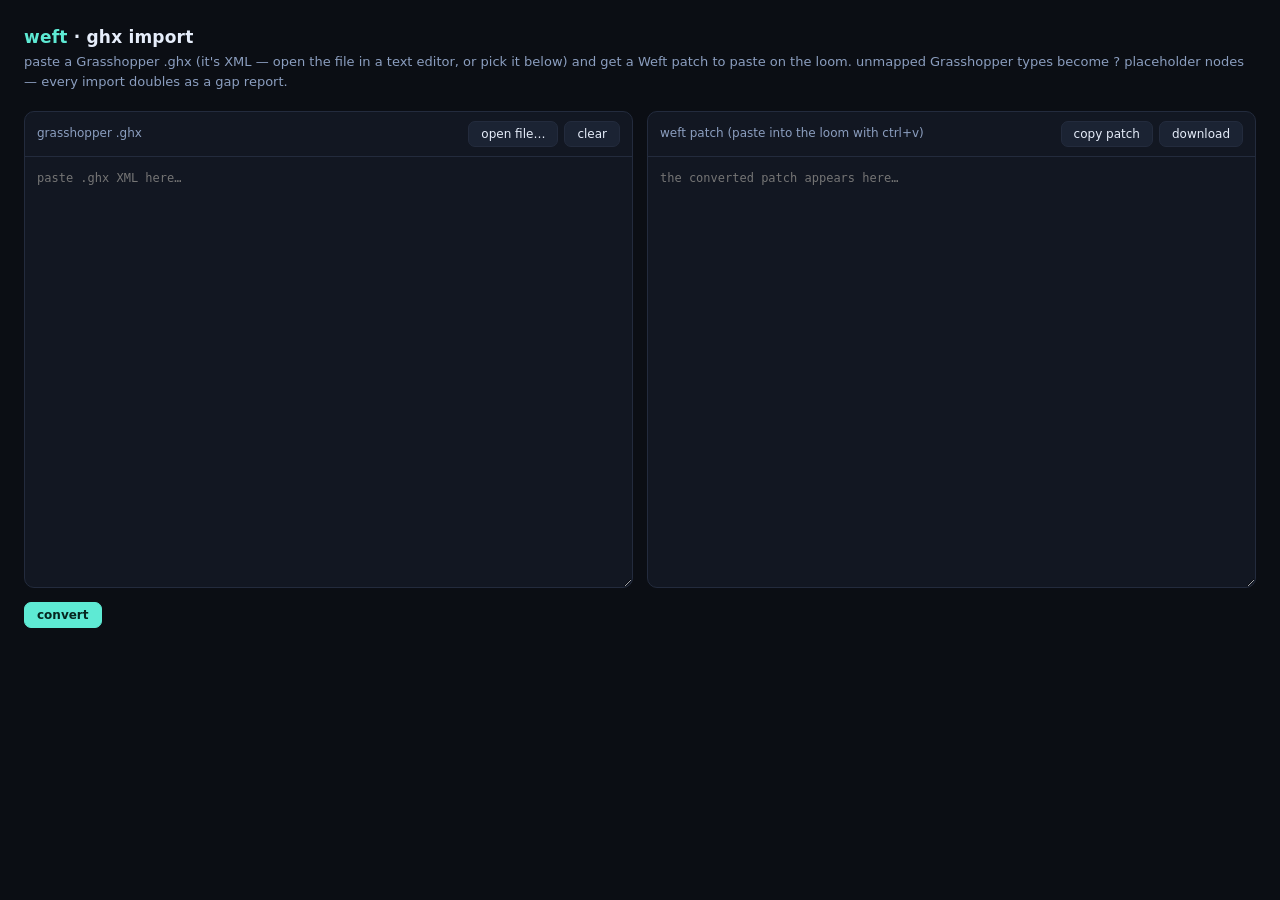
<file: tools/ghx-import.html>
<!DOCTYPE html>
<html lang="en">
<head>
<meta charset="UTF-8">
<meta name="viewport" content="width=device-width, initial-scale=1.0">
<title>weft · ghx import</title>
<style>
  :root {
    --bg: #0b0e14; --panel: #121722; --line: #232b3d; --ink: #e6edfa;
    --dim: #8b9ebf; --accent: #5eead4; --warn: #fbbf24; --bad: #f87171;
    --mono: ui-monospace, 'Cascadia Code', Consolas, monospace;
  }
  * { margin: 0; padding: 0; box-sizing: border-box; }
  body {
    background: var(--bg); color: var(--ink); padding: 24px;
    font: 14px/1.55 Inter, system-ui, sans-serif;
  }
  .wrap { max-width: 1500px; margin: 0 auto; }
  header { margin-bottom: 18px; }
  h1 { font-size: 17px; font-weight: 600; letter-spacing: 0.2px; }
  h1 .accent { color: var(--accent); }
  .sub { color: var(--dim); font-size: 13px; margin-top: 2px; }
  .cols { display: grid; grid-template-columns: 1fr 1fr; gap: 14px; }
  @media (max-width: 1000px) { .cols { grid-template-columns: 1fr; } }
  .panel { background: var(--panel); border: 1px solid var(--line); border-radius: 10px; overflow: hidden; }
  .panel-head {
    display: flex; align-items: center; justify-content: space-between; gap: 8px;
    padding: 9px 12px; border-bottom: 1px solid var(--line); font-size: 12px; color: var(--dim);
  }
  .panel-head .actions { display: flex; gap: 6px; }
  textarea {
    display: block; width: 100%; height: 430px; padding: 12px; border: none; resize: vertical;
    background: transparent; color: var(--ink); font: 12px/1.5 var(--mono);
  }
  textarea:focus { outline: none; }
  button {
    background: #1b2333; color: var(--ink); border: 1px solid var(--line); border-radius: 7px;
    padding: 5px 12px; font: 12px Inter, system-ui, sans-serif; cursor: pointer;
  }
  button:hover { border-color: var(--accent); color: var(--accent); }
  button.primary { background: var(--accent); border-color: var(--accent); color: #06251f; font-weight: 600; }
  button.primary:hover { filter: brightness(1.1); color: #06251f; }
  .bar { display: flex; align-items: center; gap: 10px; margin: 14px 0; }
  .bar .msg { color: var(--dim); font-size: 13px; }
  .bar .msg.ok { color: var(--accent); }
  .bar .msg.err { color: var(--bad); }
  #report { margin-top: 14px; display: none; }
  #report.show { display: block; }
  .report-body { padding: 12px 14px; font-size: 13px; }
  .report-body h3 { font-size: 12px; color: var(--dim); font-weight: 600; margin: 10px 0 4px; text-transform: lowercase; }
  .report-body h3:first-child { margin-top: 0; }
  .chips { display: flex; flex-wrap: wrap; gap: 6px; }
  .chip {
    background: #1b2333; border: 1px solid var(--line); border-radius: 20px;
    padding: 2px 10px; font: 12px var(--mono);
  }
  .chip.gap { border-color: rgba(251, 191, 36, 0.4); color: var(--warn); }
  .chip.ok { border-color: rgba(94, 234, 212, 0.35); color: var(--accent); }
  .small { color: var(--dim); font-size: 12px; }
  ul.notes { list-style: none; }
  ul.notes li { padding: 1px 0; color: var(--dim); font: 12px var(--mono); }
  input[type="file"] { display: none; }
</style>
</head>
<body>
<div class="wrap">
  <header>
    <h1><span class="accent">weft</span> · ghx import</h1>
    <div class="sub">paste a Grasshopper .ghx (it's XML — open the file in a text editor, or pick it below) and get a Weft patch to paste on the loom. unmapped Grasshopper types become ? placeholder nodes — every import doubles as a gap report.</div>
  </header>

  <div class="cols">
    <div class="panel">
      <div class="panel-head">
        <span>grasshopper .ghx</span>
        <span class="actions">
          <button id="pickBtn">open file…</button>
          <button id="clearBtn">clear</button>
        </span>
      </div>
      <textarea id="src" placeholder="paste .ghx XML here…" spellcheck="false"></textarea>
    </div>
    <div class="panel">
      <div class="panel-head">
        <span>weft patch (paste into the loom with ctrl+v)</span>
        <span class="actions">
          <button id="copyBtn">copy patch</button>
          <button id="dlBtn">download</button>
        </span>
      </div>
      <textarea id="out" readonly placeholder="the converted patch appears here…" spellcheck="false"></textarea>
    </div>
  </div>

  <div class="bar">
    <button class="primary" id="convertBtn">convert</button>
    <span class="msg" id="msg"></span>
  </div>

  <div class="panel" id="report">
    <div class="panel-head"><span>import report</span></div>
    <div class="report-body" id="reportBody"></div>
  </div>
  <input type="file" id="file" accept=".ghx,.xml">
</div>

<script>
'use strict';
/*
 * GHX → Weft importer v1. Maps Grasshopper components 1:1 onto Weft nodes
 * where an equivalent exists; everything else becomes a 'gh/<Name>'
 * placeholder (Weft renders unknown types as ? nodes and keeps their wires —
 * see NODE-SPEC §2). Handles both GHX param styles (param_input/param_output
 * chunks AND ParameterData > InputParam/OutputParam) and floating params
 * (Number/Point/Colour/Panel…), whose Source wires live directly on the
 * Container — the bug that bit the old IRIS GHX Parser. Relays are spliced
 * out; Groups are skipped.
 */

/* ---------- the mapping table: GH component Name → Weft node ----------
 * ins/outs match GH param *Names* first, NickNames second. selfIn/selfOut
 * are for floating params whose container is itself the port.
 * values(info) builds node.values from the parsed component. */
const GH_MAP = {
  'Number Slider': { w: 'params/slider', selfOut: 'N', values: c => c.slider ? { min: c.slider.min, max: c.slider.max, value: c.slider.value } : {} },
  'Boolean Toggle': { w: 'params/toggle', selfOut: 'B', values: c => ({ on: c.toggleValue === true }) },
  'Colour Swatch': { w: 'params/swatch', selfOut: 'C', values: c => c.swatch ? { hex: c.swatch.hex, a: c.swatch.a } : {} },
  'Panel': { w: 'params/panel', selfIn: 'V', selfOut: 'V', values: c => ({ text: c.userText || '' }) },
  'Number': { w: 'params/number', selfIn: 'N', selfOut: 'N' },
  'Integer': { w: 'params/number', selfIn: 'N', selfOut: 'N' },
  'Point': { w: 'params/point', selfIn: 'P', selfOut: 'P' },
  'Vector': { w: 'params/vector', selfIn: 'V', selfOut: 'V' },
  'Curve': { w: 'params/curve', selfIn: 'C', selfOut: 'C' },
  'Button': { w: 'input/button', selfOut: 'D' },

  'Addition': { w: 'math/add', ins: { A: 'A', B: 'B' }, outs: { Result: 'R' } },
  'Subtraction': { w: 'math/sub', ins: { A: 'A', B: 'B' }, outs: { Result: 'R' } },
  'Multiplication': { w: 'math/mul', ins: { A: 'A', B: 'B' }, outs: { Result: 'R' } },
  'Division': { w: 'math/div', ins: { A: 'A', B: 'B' }, outs: { Result: 'R' } },
  'Modulus': { w: 'math/mod', ins: { A: 'A', B: 'B' }, outs: { Result: 'R' } },
  'Power': { w: 'math/pow', ins: { A: 'A', B: 'B' }, outs: { Result: 'R' } },
  'Minimum': { w: 'math/min', ins: { A: 'A', B: 'B' }, outs: { Result: 'R' } },
  'Maximum': { w: 'math/max', ins: { A: 'A', B: 'B' }, outs: { Result: 'R' } },
  'Negative': { w: 'math/neg', ins: { Value: 'V' }, outs: { Result: 'R' } },
  'Absolute': { w: 'math/abs', ins: { Value: 'V' }, outs: { Result: 'R' } },
  'Round': { w: 'math/round', ins: { Value: 'V' }, outs: { Nearest: 'R' } },
  'Floor': { w: 'math/floor', ins: { Value: 'V' }, outs: { Result: 'R' } },
  'Square Root': { w: 'math/sqrt', ins: { Value: 'V' }, outs: { Result: 'R' } },
  'Sine': { w: 'math/sin', ins: { Value: 'V' }, outs: { Result: 'R' } },
  'Cosine': { w: 'math/cos', ins: { Value: 'V' }, outs: { Result: 'R' } },
  'Tangent': { w: 'math/tan', ins: { Value: 'V' }, outs: { Result: 'R' } },
  'Radians': { w: 'math/rad', ins: { Degrees: 'V' }, outs: { Radians: 'R' } },
  'Degrees': { w: 'math/deg', ins: { Radians: 'V' }, outs: { Degrees: 'R' } },
  'Pi': { w: 'math/pi', ins: { Factor: 'F' }, outs: { Output: 'P' } },
  'Remap Numbers': { w: 'math/remap', ins: { Value: 'V' }, outs: { 'Mapped value': 'R', Mapped: 'R' } },
  'Smaller Than': null, /* explicit gaps read better than accidental ones */

  'Series': { w: 'sets/series', ins: { Start: 'S', Step: 'N', Count: 'C' }, outs: { Series: 'S' } },
  'Range': { w: 'sets/range', ins: { Steps: 'N' }, outs: { Range: 'R' } },
  'Random': { w: 'sets/random', ins: { Number: 'N', Seed: 'S' }, outs: { Random: 'R' } },
  'List Item': { w: 'sets/item', ins: { List: 'L', Index: 'i' }, outs: { Item: 'E' } },
  'List Length': { w: 'sets/length', ins: { List: 'L' }, outs: { Length: 'N' } },
  'Merge': { w: 'sets/merge', ins: { 'Data 1': 'A', 'Data 2': 'B' }, outs: { Result: 'M' } },
  'Reverse List': { w: 'sets/reverse', ins: { List: 'L' }, outs: { List: 'R' } },
  'Cull Pattern': { w: 'sets/cullpat', ins: { List: 'L', 'Cull Pattern': 'P' }, outs: { List: 'L' } },
  'Shift List': { w: 'sets/shift', ins: { List: 'L', 'Shift Offset': 'S', Wrap: 'W' }, outs: { List: 'L' } },
  'Dispatch': { w: 'sets/dispatch', ins: { List: 'L', 'Dispatch pattern': 'P' }, outs: { 'List A': 'A', 'List B': 'B' } },
  'Set Union': { w: 'sets/union', ins: { 'Set A': 'A', 'Set B': 'B' }, outs: { Union: 'U' } },
  'Set Intersection': { w: 'sets/intersection', ins: { 'Set A': 'A', 'Set B': 'B' }, outs: { Intersection: 'I' } },
  'Set Difference': { w: 'sets/difference', ins: { 'Set A': 'A', 'Set B': 'B' }, outs: { Union: 'D', Difference: 'D' } },

  'Construct Point': { w: 'vec/construct', ins: { 'X coordinate': 'X', 'Y coordinate': 'Y' }, outs: { Point: 'P' } },
  'Deconstruct': { w: 'vec/deconstruct', ins: { Point: 'P' }, outs: { 'X component': 'X', 'Y component': 'Y' } },
  'Vector XY': { w: 'vec/vecxy', ins: { 'X component': 'X', 'Y component': 'Y' }, outs: { Vector: 'V' } },
  'Vector 2Pt': { w: 'vec/vec2pt', ins: { 'Point A': 'A', 'Point B': 'B', Unitize: 'U' }, outs: { Vector: 'V', Length: 'L' } },
  'Unit Vector': { w: 'vec/unit', ins: { Vector: 'V' }, outs: { Vector: 'V' } },
  'Amplitude': { w: 'vec/amp', ins: { Vector: 'V', Amplitude: 'A' }, outs: { Vector: 'V' } },
  'Distance': { w: 'vec/distance', ins: { 'Point A': 'A', 'Point B': 'B' }, outs: { Distance: 'D' } },
  'Point Polar': { w: 'vec/polar', ins: { 'Base plane': 'O', 'XY angle': 'A', Offset: 'R' }, outs: { Point: 'P' } },

  'Circle': { w: 'crv/circle', ins: { Plane: 'P', Radius: 'R' }, outs: { Circle: 'C' } },
  'Ellipse': { w: 'crv/ellipse', ins: { Plane: 'P', 'Radius 1': 'RX', 'Radius 2': 'RY' }, outs: { Ellipse: 'C' } },
  'Rectangle': { w: 'crv/rect', ins: { Plane: 'P' }, outs: { Rectangle: 'C' } },
  'Polygon': { w: 'crv/polygon', ins: { Plane: 'P', Radius: 'R', Segments: 'N' }, outs: { Polygon: 'C' } },
  'Arc': { w: 'crv/arc', ins: { Plane: 'P', Radius: 'R' }, outs: { Arc: 'C' } },
  'Line': { w: 'crv/line', ins: { 'Start Point': 'A', 'End Point': 'B' }, outs: { Line: 'C' } },
  'PolyLine': { w: 'crv/polyline', ins: { Vertices: 'V', Closed: 'C' }, outs: { Polyline: 'C' } },
  'Interpolate': { w: 'crv/interp', ins: { Vertices: 'V', Periodic: 'C' }, outs: { Curve: 'C' } },
  'Divide Curve': { w: 'crv/divide', ins: { Curve: 'C', Count: 'N' }, outs: { Points: 'P', Parameters: 'T' } },
  'Evaluate Curve': { w: 'crv/eval', ins: { Curve: 'C', Parameter: 'T' }, outs: { Point: 'P' } },

  'Move': { w: 'xf/move', ins: { Geometry: 'G', Motion: 'T' }, outs: { Geometry: 'G' } },
  'Rotate': { w: 'xf/rotate', ins: { Geometry: 'G', Angle: 'A', Plane: 'C' }, outs: { Geometry: 'G' } },
  'Scale': { w: 'xf/scale', ins: { Geometry: 'G', Factor: 'F', Center: 'C' }, outs: { Geometry: 'G' } },

  'Custom Preview': { w: 'disp/draw', ins: { Geometry: 'G', Material: 'F' }, outs: {} },
  'Gradient': { w: 'disp/gradient', ins: { Parameter: 'T' }, outs: { Gradient: 'C' } },
  'Text Tag 3D': { w: 'disp/text', ins: { Location: 'P', Text: 'T', Size: 'S' }, outs: {} },
  'Text Tag': { w: 'disp/text', ins: { Location: 'P', Text: 'T' }, outs: {} }
};

const SKIP_TYPES = { Group: 'canvas chrome', Scribble: 'canvas chrome', Sketch: 'canvas chrome' };
const GH_SCALE = 1.6; /* GH pivots are denser than loom columns */

/* expression translation: GH's VB-ish syntax → Weft's JS-with-Math expr */
const EXPR_FNS = { Sqrt: 'sqrt', Sin: 'sin', Cos: 'cos', Tan: 'tan', Abs: 'abs', Exp: 'exp', Log: 'log', Round: 'round', Floor: 'floor', Ceiling: 'ceil', Min: 'min', Max: 'max', Pow: 'pow', Atan: 'atan', Asin: 'asin', Acos: 'acos' };
function translateExpr(src, varMap) {
  let s = String(src);
  s = s.replace(/²/g, '**2').replace(/³/g, '**3').replace(/π/g, 'PI').replace(/\^/g, '**');
  for (const fn in EXPR_FNS) s = s.replace(new RegExp('\\b' + fn + '\\s*\\(', 'g'), EXPR_FNS[fn] + '(');
  if (varMap) for (const v in varMap) s = s.replace(new RegExp('\\b' + v.replace(/[.*+?^${}()|[\]\\]/g, '\\$&') + '\\b', 'g'), varMap[v]);
  return s;
}

/* ---------- GHX chunk-tree helpers (DOMParser document) ---------- */
const kidChunks = (el, name) => el ? Array.from(el.children).filter(c => c.tagName === 'chunks').flatMap(cs => Array.from(cs.children).filter(c => c.tagName === 'chunk' && (!name || c.getAttribute('name') === name))) : [];
const kidItems = (el, name) => el ? Array.from(el.children).filter(c => c.tagName === 'items').flatMap(is => Array.from(is.children).filter(i => i.tagName === 'item' && (!name || i.getAttribute('name') === name))) : [];
const itemText = (el, name, dflt) => { const i = kidItems(el, name)[0]; return i ? i.textContent : (dflt === undefined ? '' : dflt); };
const itemNum = (el, name, dflt) => { const v = parseFloat(itemText(el, name)); return isNaN(v) ? dflt : v; };

function parseARGB(itemEl) {
  const t = itemEl && itemEl.getElementsByTagName('ARGB')[0];
  if (!t) return null;
  const p = t.textContent.split(';').map(Number);
  if (p.length !== 4) return null;
  const hex = '#' + p.slice(1).map(v => Math.round(v).toString(16).padStart(2, '0')).join('');
  return { hex, a: Math.round(p[0] / 255 * 1000) / 1000, r: p[1], g: p[2], b: p[3] };
}

/* first usable literal inside a PersistentData chunk — the value lives in
 * Branch > Item chunks; Count/Path items alongside them are tree structure */
function parsePersistent(pd) {
  if (!pd) return undefined;
  for (const itChunk of pd.getElementsByTagName('chunk')) {
    if (itChunk.getAttribute('name') !== 'Item') continue;
    for (const it of kidItems(itChunk)) {
      const tn = it.getAttribute('type_name');
      if (tn === 'gh_double' || tn === 'gh_int32' || tn === 'gh_single') { const v = parseFloat(it.textContent); if (!isNaN(v)) return v; }
      if (tn === 'gh_bool') return it.textContent === 'true';
      if (tn === 'gh_point3d') { const X = it.getElementsByTagName('X')[0], Y = it.getElementsByTagName('Y')[0]; if (X && Y) return { x: +X.textContent, y: +Y.textContent }; }
      if (tn === 'gh_string') return it.textContent;
      if (tn === 'gh_drawing_color' || tn === 'gh_colour') { const c = parseARGB(it); if (c) return { r: c.r, g: c.g, b: c.b, a: c.a }; }
    }
  }
  return undefined;
}

function parseParam(p) {
  return {
    id: itemText(p, 'InstanceGuid'),
    name: itemText(p, 'Name'),
    nick: itemText(p, 'NickName'),
    sources: kidItems(p, 'Source').map(i => i.textContent).filter(Boolean),
    expr: itemText(p, 'Expression', null),
    persistent: parsePersistent(kidChunks(p, 'PersistentData')[0])
  };
}

/* ---------- parse the archive into plain component records ---------- */
function parseGHXDoc(doc) {
  const objects = [];
  const defObjects = Array.from(doc.getElementsByTagName('chunk')).find(c => c.getAttribute('name') === 'DefinitionObjects');
  if (!defObjects) throw new Error('no DefinitionObjects chunk — is this a .ghx file?');
  for (const obj of kidChunks(defObjects, 'Object')) {
    const ghName = itemText(obj, 'Name');
    const container = kidChunks(obj, 'Container')[0];
    if (!container) continue;
    const attrs = kidChunks(container, 'Attributes')[0];
    const pivotItem = attrs && kidItems(attrs, 'Pivot')[0];
    const boundsItem = attrs && kidItems(attrs, 'Bounds')[0];
    const posEl = pivotItem || boundsItem;
    const X = posEl && posEl.getElementsByTagName('X')[0], Y = posEl && posEl.getElementsByTagName('Y')[0];

    const inputs = kidChunks(container, 'param_input').map(parseParam);
    const outputs = kidChunks(container, 'param_output').map(parseParam);
    const pdata = kidChunks(container, 'ParameterData')[0];
    if (pdata) {
      for (const p of kidChunks(pdata, 'InputParam')) inputs.push(parseParam(p));
      for (const p of kidChunks(pdata, 'OutputParam')) outputs.push(parseParam(p));
    }

    const slider = kidChunks(container, 'Slider')[0];
    const swatchItem = kidItems(container, 'SwatchColor')[0];
    objects.push({
      ghName,
      guid: itemText(container, 'InstanceGuid'),
      nick: itemText(container, 'NickName'),
      px: X ? parseFloat(X.textContent) : undefined,
      py: Y ? parseFloat(Y.textContent) : undefined,
      inputs, outputs,
      selfSources: kidItems(container, 'Source').map(i => i.textContent).filter(Boolean),
      slider: slider ? { min: itemNum(slider, 'Min', 0), max: itemNum(slider, 'Max', 10), value: itemNum(slider, 'Value', 0) } : null,
      toggleValue: itemText(container, 'ToggleValue', null) === null ? null : itemText(container, 'ToggleValue') === 'true',
      swatch: swatchItem ? parseARGB(swatchItem) : null,
      userText: itemText(container, 'UserText', null),
      exprText: itemText(container, 'Expression', null),
      persistent: parsePersistent(kidChunks(container, 'PersistentData')[0])
    });
  }
  return objects;
}

/* ---------- convert component records → Weft patch + report ---------- */
function convert(objects) {
  const report = { total: objects.length, skipped: {}, mapped: 0, placeholders: {}, relays: 0, wires: 0, droppedWires: [], notes: [] };

  /* relay splice: a Relay's output guid resolves to its own sources */
  const relaySources = {};
  for (const o of objects) if (o.ghName === 'Relay') { relaySources[o.guid] = o.selfSources.concat(o.inputs.flatMap(p => p.sources)); report.relays++; }
  const resolveSource = (guid, depth) => {
    if (!(guid in relaySources) || depth > 12) return [guid];
    return relaySources[guid].flatMap(g => resolveSource(g, (depth || 0) + 1));
  };

  const nodes = [], pendingWires = [], outPorts = {}; /* GH output guid → [weftNodeId, port] */
  let idc = 1;

  for (const o of objects) {
    if (o.ghName === 'Relay') continue;
    if (SKIP_TYPES[o.ghName]) { report.skipped[o.ghName] = (report.skipped[o.ghName] || 0) + 1; continue; }

    let spec = GH_MAP[o.ghName] || null;
    let dynamicIns = null, values = {};

    /* Expression: map onto math/expr when its variables fit X,Y,Z */
    if (o.ghName === 'Expression' && o.exprText) {
      if (o.inputs.length <= 3) {
        const letters = ['X', 'Y', 'Z'], varMap = {}, ins = {};
        o.inputs.forEach((p, i) => { varMap[p.name || p.nick] = letters[i]; ins[p.name] = letters[i]; if (p.nick) ins[p.nick] = letters[i]; });
        spec = { w: 'math/expr', ins, outs: { Result: 'R', R: 'R' } };
        dynamicIns = ins;
        values.expr = translateExpr(o.exprText, varMap);
        report.notes.push('Expression "' + o.exprText + '" → ' + values.expr);
      } else {
        spec = null;
        report.notes.push('Expression "' + o.exprText + '" has ' + o.inputs.length + ' inputs — Weft expr stops at X,Y,Z (kept as placeholder)');
      }
    }

    const id = 'n' + (idc++);
    const node = { id, type: spec ? spec.w : 'gh/' + o.ghName, values };
    if (o.px !== undefined) { node.x = Math.round(o.px * GH_SCALE); node.y = Math.round(o.py * GH_SCALE); }

    if (spec) {
      report.mapped++;
      if (spec.values) Object.assign(values, spec.values(o));
      /* literals: persistent values on unwired mapped inputs */
      const ins = dynamicIns || spec.ins || {};
      for (const p of o.inputs) {
        const port = ins[p.name] !== undefined ? ins[p.name] : ins[p.nick];
        if (port !== undefined && !p.sources.length && p.persistent !== undefined && typeof p.persistent !== 'string') values[port] = p.persistent;
        if (p.expr) { (values.ghNotes = values.ghNotes || []).push((p.nick || p.name) + ' ← ' + p.expr); }
      }
      if (o.persistent !== undefined && spec.selfIn && !o.selfSources.length && typeof o.persistent !== 'string') values[spec.selfIn] = o.persistent;
      /* register outputs */
      const outs = spec.outs || {};
      for (const p of o.outputs) {
        const port = outs[p.name] !== undefined ? outs[p.name] : outs[p.nick];
        if (port !== undefined) outPorts[p.id] = [id, port];
        else if (p.sources || true) { /* unmapped output — downstream wires will report */ }
      }
      if (spec.selfOut) outPorts[o.guid] = [id, spec.selfOut];
      /* queue input wires */
      for (const p of o.inputs) {
        const port = ins[p.name] !== undefined ? ins[p.name] : ins[p.nick];
        for (const s of p.sources) pendingWires.push({ src: s, to: [id, port], ghPort: o.ghName + '.' + (p.nick || p.name) });
      }
      if (spec.selfIn) for (const s of o.selfSources) pendingWires.push({ src: s, to: [id, spec.selfIn], ghPort: o.ghName + ' (param)' });
    } else {
      /* placeholder: keep GH port nicknames so wires survive in the JSON */
      report.placeholders[o.ghName] = (report.placeholders[o.ghName] || 0) + 1;
      values.gh = o.ghName;
      if (o.nick && o.nick !== o.ghName) values.nick = o.nick;
      if (o.exprText) (values.ghNotes = values.ghNotes || []).push('expression: ' + o.exprText);
      for (const p of o.inputs) {
        if (p.expr) (values.ghNotes = values.ghNotes || []).push((p.nick || p.name) + ' ← ' + p.expr);
        for (const s of p.sources) pendingWires.push({ src: s, to: [id, p.nick || p.name], ghPort: o.ghName + '.' + (p.nick || p.name) });
      }
      for (const s of o.selfSources) pendingWires.push({ src: s, to: [id, 'V'], ghPort: o.ghName + ' (param)' });
      for (const p of o.outputs) outPorts[p.id] = [id, p.nick || p.name];
      if (!o.outputs.length) outPorts[o.guid] = [id, 'V'];
    }
    nodes.push(node);
  }

  /* wires: resolve sources through relays, then to registered output ports */
  const wires = [], seen = new Set();
  for (const pw of pendingWires) {
    if (pw.to[1] === undefined) { report.droppedWires.push('into ' + pw.ghPort + ' (no Weft port for it)'); continue; }
    for (const src of resolveSource(pw.src, 0)) {
      const from = outPorts[src];
      if (!from) { report.droppedWires.push('into ' + pw.ghPort + ' (source not found — skipped or unmapped output)'); continue; }
      const key = from.join(':') + '>' + pw.to.join(':');
      if (seen.has(key)) continue;
      seen.add(key);
      wires.push({ from: from.slice(), to: pw.to.slice() });
    }
  }
  report.wires = wires.length;

  /* normalize positions to start near the loom origin */
  const placed = nodes.filter(n => typeof n.x === 'number');
  if (placed.length) {
    const mx = Math.min(...placed.map(n => n.x)), my = Math.min(...placed.map(n => n.y));
    for (const n of placed) { n.x = n.x - mx + 60; n.y = n.y - my + 60; }
  }
  for (const n of nodes) if (n.values && !Object.keys(n.values).length) delete n.values;

  return { patch: { weft: 'patch', format: 1, nodes, wires }, report };
}

function parseGHX(xml) {
  const doc = new DOMParser().parseFromString(xml, 'text/xml');
  if (doc.getElementsByTagName('parsererror').length) throw new Error('XML would not parse — paste the whole .ghx file');
  return convert(parseGHXDoc(doc));
}
window.parseGHX = parseGHX; /* console/test access */

/* ---------- page glue ---------- */
const $ = id => document.getElementById(id);
const setMsg = (t, cls) => { const m = $('msg'); m.textContent = t; m.className = 'msg ' + (cls || ''); };

function renderReport(r) {
  const el = $('reportBody');
  const chips = obj => Object.entries(obj).sort((a, b) => b[1] - a[1])
    .map(([k, v]) => '<span class="chip gap">' + k + (v > 1 ? ' ×' + v : '') + '</span>').join('') || '<span class="small">none</span>';
  let h = '<h3>coverage</h3><div class="chips">' +
    '<span class="chip ok">' + r.mapped + ' mapped</span>' +
    '<span class="chip">' + r.wires + ' wires</span>' +
    (r.relays ? '<span class="chip">' + r.relays + ' relay(s) spliced</span>' : '') +
    Object.entries(r.skipped).map(([k, v]) => '<span class="chip">' + v + ' ' + k.toLowerCase() + '(s) skipped</span>').join('') +
    '</div>';
  h += '<h3>gaps — grasshopper types with no Weft node yet (imported as ? placeholders)</h3><div class="chips">' + chips(r.placeholders) + '</div>';
  if (r.droppedWires.length) {
    const counts = {};
    for (const d of r.droppedWires) counts[d] = (counts[d] || 0) + 1;
    h += '<h3>dropped wires (' + r.droppedWires.length + ')</h3><ul class="notes">' +
      Object.entries(counts).map(([k, v]) => '<li>' + (v > 1 ? v + '× ' : '') + k + '</li>').join('') + '</ul>';
  }
  if (r.notes.length) h += '<h3>notes</h3><ul class="notes">' + r.notes.map(n => '<li>' + n.replace(/</g, '&lt;') + '</li>').join('') + '</ul>';
  el.innerHTML = h;
  $('report').classList.add('show');
}

$('convertBtn').addEventListener('click', () => {
  const xml = $('src').value;
  if (!xml.trim()) { setMsg('paste a .ghx first', 'err'); return; }
  try {
    const { patch, report } = parseGHX(xml);
    $('out').value = JSON.stringify(patch, null, 1);
    renderReport(report);
    setMsg(patch.nodes.length + ' nodes · ' + patch.wires.length + ' wires — copy the patch and ctrl+v it onto the loom', 'ok');
  } catch (e) {
    setMsg(e.message, 'err');
    $('report').classList.remove('show');
  }
});
$('pickBtn').addEventListener('click', () => $('file').click());
$('file').addEventListener('change', e => {
  const f = e.target.files[0];
  if (!f) return;
  const rd = new FileReader();
  rd.onload = () => { $('src').value = rd.result; setMsg('loaded ' + f.name + ' — hit convert', ''); };
  rd.readAsText(f);
});
$('clearBtn').addEventListener('click', () => { $('src').value = ''; $('out').value = ''; setMsg('', ''); $('report').classList.remove('show'); });
$('copyBtn').addEventListener('click', async () => {
  if (!$('out').value) { setMsg('nothing to copy yet', 'err'); return; }
  try { await navigator.clipboard.writeText($('out').value); setMsg('patch copied — paste it onto the loom', 'ok'); }
  catch (e) { $('out').select(); document.execCommand('copy'); setMsg('patch copied', 'ok'); }
});
$('dlBtn').addEventListener('click', () => {
  if (!$('out').value) { setMsg('nothing to download yet', 'err'); return; }
  const blob = new Blob([$('out').value], { type: 'application/json' });
  const a = document.createElement('a');
  a.href = URL.createObjectURL(blob);
  a.download = 'ghx-import.weft.json';
  a.click();
  URL.revokeObjectURL(a.href);
});
</script>
</body>
</html>
</file>
<file: style.css>
/* ================= Weft — dark, sleek, parametric ================= */

:root {
  /* design tokens — locked in Figma 2026-07-13 (docs/DESIGN.md) */
  --dark-100: #0a0d13;
  --dark-150: #121724;
  --dark-200: #151b29;
  --dark-300: #1e2533;
  --dark-400: #232b3c;
  --white-100: #ffffff;
  --white-80: rgba(255, 255, 255, 0.8);
  --white-40: rgba(255, 255, 255, 0.4);
  --primary: #2dd4bf;
  --eye-on: #14c50e;
  /* wire-type colors surfaced as tokens (must match TYPE_COLORS in nodes.js) —
   * value widgets wear the color of the type they output */
  --type-number: #3e9aff;
  --type-bool: #ff3b41;
  --type-bool-off: #7a1f23;   /* a bool wire carrying only false (editor.js BOOL_OFF) */
  --type-string: #fbbb00;
  --type-point: #fb6c09;
  --type-vector: #8cff14;
  --type-point3: #00b8d4;
  --font-ui: "Neue Kabel", Inter, "Segoe UI", system-ui, sans-serif;
  --font-val: Consolas, ui-monospace, "Cascadia Mono", monospace;

  /* app chrome (pre-design tokens, mapped where the design reaches) */
  --bg: var(--dark-100);
  --panel: #10151f;
  --panel2: #151b28;
  --line: var(--dark-400);
  --line2: #2c3550;
  --text: #dbe2ee;
  --dim: #828da3;
  --faint: #5a6478;
  --accent: var(--primary);
  --accent-dim: var(--primary);
  --danger: #ff3b41;
  --palette-w: 208px;

  /* theme tokens — the light theme (bottom of this file) swaps these; surfaces and ink
   * that were hard-coded read them, so a theme is a token swap, not a fork */
  --ink: 255, 255, 255;          /* rgb triplet of on-card ink: rgba(var(--ink), a) */
  --shade: 0, 0, 0;              /* shadows */
  --scrim: 5, 8, 13;             /* modal and drawer backdrops */
  --glass-rgb: 16, 21, 31;       /* chips floating over the loom and cloth */
  --glass-deep-rgb: 13, 17, 25;  /* params panel, assistant */
  --cloth: #0b0e14;              /* what the canvas is cleared to (js/theme.js reads it) */
  --anchor-fill: rgba(11, 14, 20, 0.85);
  --sketch-wire: rgba(219, 226, 238, 0.28);
  --rows-bg: rgba(21, 27, 41, 0.7);
  --field-bg: #0c111c;
  --field-line: #26304a;
  --field-ink: #c8d2e4;
  --code-bg: #0a0e16;
  --code-ink: #a8c7fa;
  --soft: #b9c2d4;
  --hover: #1a2233;
  --hover2: #223049;
  --danger-wash: #3d1d26;
  --accent-hi: #5eead4;          /* the accent, as text */
  --warn: #f0b429;
  --warn-line: #7a5a1e;
  --grid-dot: #1b2334;
  --scroll: #263048;
  --brand-a: #5eead4;
  --brand-b: #818cf8;
  --bar-a: #121826;
  --bar-b: #0e1420;
  --go-a: #134e4a;
  --go-b: #115e59;
  --note-ink: #e8d5ac;
  --accent-rgb: 94, 234, 212;    /* cloth overlays: anchors, stage frame (js/theme.js reads it) */
  --sel-rgb: 74, 222, 128;       /* a selected anchor on the cloth */
  --glass-hover: rgba(24, 32, 45, 0.92);
}

* { box-sizing: border-box; }

html, body {
  margin: 0; height: 100%;
  background: var(--bg); color: var(--text);
  font: 13px/1.45 var(--font-ui);
  overflow: hidden;
}

body { display: flex; flex-direction: column; }

button, input, select, textarea { font: inherit; color: inherit; }

::-webkit-scrollbar { width: 9px; height: 9px; }
::-webkit-scrollbar-thumb { background: var(--scroll); border-radius: 5px; }
::-webkit-scrollbar-track { background: transparent; }

.hidden { display: none !important; }

/* ================= toolbar ================= */

#toolbar {
  display: flex; align-items: center; justify-content: space-between;
  height: 48px; padding: 0 14px;
  background: linear-gradient(180deg, var(--bar-a), var(--bar-b));
  border-bottom: 1px solid var(--line);
  flex: none; z-index: 20;
}

.brand {
  display: flex; align-items: center;
  font-weight: 800; font-size: 16px; letter-spacing: 0.35em;
  background: linear-gradient(90deg, var(--brand-a), var(--brand-b));
  -webkit-background-clip: text; background-clip: text; color: transparent;
  user-select: none;
}
.brand-mark { width: 24px; height: 24px; flex: none; margin-right: 10px; }
.brand-mark svg { width: 100%; height: 100%; display: block; }
.brand span {
  margin-left: 14px; font-weight: 400; font-size: 11px; letter-spacing: 0.02em;
  color: var(--faint); -webkit-text-fill-color: var(--faint);
}

.tools { display: flex; gap: 8px; align-items: center; }

.tools button, .tools select {
  background: var(--panel2); border: 1px solid var(--line2);
  border-radius: 7px; padding: 5px 13px; cursor: pointer;
  color: var(--text); transition: border-color .15s, background .15s;
}
.tools button:hover, .tools select:hover { border-color: var(--accent-dim); background: var(--hover); }

.tools button.accent {
  background: linear-gradient(135deg, var(--go-a), var(--go-b));
  border-color: var(--accent-dim); color: var(--accent); font-weight: 600;
}
.tools button.accent:hover { background: linear-gradient(135deg, #115e59, #0f766e); }

/* global nav — brand + tagline, then About · Nodes · Loom; loom tools stay right */
.nav-links { display: flex; gap: 2px; margin-left: 18px; margin-right: auto; }
.nav-links a {
  padding: 5px 10px; font-size: 12px; border-radius: 7px;
  color: var(--dim); text-decoration: none;
  transition: color .15s, background .15s;
}
.nav-links a:hover { color: var(--accent); background: var(--hover); }
.nav-links a.here { color: var(--text); background: var(--panel2); }

/* ================= layout ================= */

main { display: flex; flex: 1; min-height: 0; position: relative; }

/* merged view — one canvas: the cloth fills the stage, the loom floats on top.
 * #editor gets z-index 1 (its own stacking context); the cloth's interactive
 * layers (#domLayer, #viewHud) ride above it at z-index 2 so buttons stay live. */
main.merged #splitter { display: none; }
main.merged #editor { z-index: 1; background: none; }
main.merged #preview {
  position: absolute; top: 0; bottom: 0; right: 0; left: var(--palette-w);
  min-width: 0;
}
main.merged #domLayer { z-index: 2; }
main.merged #viewHud { z-index: 2; top: 50px; right: 12px; } /* below the loom tools — no overlap */

/* ---------------- palette ---------------- */

#palette {
  width: var(--palette-w); flex: none; display: flex; flex-direction: column;
  background: var(--panel); border-right: 1px solid var(--line);
}

#paletteSearch {
  margin: 10px; padding: 6px 10px;
  background: var(--bg); border: 1px solid var(--line2); border-radius: 7px;
  outline: none;
}
#paletteSearch:focus { border-color: var(--accent-dim); }

#paletteList { flex: 1; overflow-y: auto; padding: 0 8px 20px; }

.pal-cat {
  margin: 12px 4px 4px; font-size: 10px; font-weight: 700;
  letter-spacing: 0.14em; text-transform: uppercase; color: var(--c, var(--dim));
}

.pal-item, .mo-item {
  display: flex; align-items: center; gap: 8px;
  padding: 4px 8px; border-radius: 6px; cursor: pointer;
  color: var(--soft); user-select: none;
}
.pal-item:hover, .mo-item:hover { background: var(--hover); color: var(--text); }
.pal-item, .mo-item { touch-action: none; }
.pal-gap { height: 7px; }

/* motifs — the library's first section (js/app.js bindMotifs): yours, then
 * the examples. A row is the node row with a thumbnail for its icon and a ⋯
 * that shows on hover (always, under a finger). */
.mo-head {
  display: flex; align-items: center; gap: 6px;
  margin: 12px 4px 4px; cursor: pointer; user-select: none;
  font-size: 10px; font-weight: 700; letter-spacing: 0.14em; text-transform: uppercase; color: var(--primary);
}
.mo-fold { width: 8px; font-size: 9px; color: var(--faint); }
.mo-count { font-weight: 400; letter-spacing: 0.04em; text-transform: none; color: var(--faint); }
.mo-btn {
  margin-left: auto; padding: 0 5px; border: none; border-radius: 4px; background: none; cursor: pointer;
  color: var(--dim); font-size: 13px; line-height: 16px; letter-spacing: 0;
}
.mo-btn:hover { color: var(--text); background: var(--dark-300); }
#motifLib.folded .mo-body { display: none; }
.mo-search {
  width: 100%; margin: 2px 0 4px; padding: 4px 9px; outline: none;
  background: var(--bg); border: 1px solid var(--line); border-radius: 6px; font-size: 12px;
}
.mo-search:focus { border-color: var(--accent-dim); }
.mo-sub { margin: 7px 4px 2px; font-size: 10px; letter-spacing: 0.06em; color: var(--faint); }
.mo-item { position: relative; padding: 3px 4px; }
.mo-thumb {
  width: 36px; height: 22px; flex: none; border-radius: 4px;
  border: 1px solid var(--dark-300); background: var(--dark-100) center / cover no-repeat;
}
/* names wrap to two lines — "weft night · swatches" and "· text list" must
 * stay tellable apart in a 208px column */
.mo-name {
  flex: 1; min-width: 0; overflow: hidden; line-height: 1.25;
  display: -webkit-box; -webkit-line-clamp: 2; -webkit-box-orient: vertical;
}
/* the ⋯ floats over the row's end on hover rather than reserving its width */
.mo-more {
  position: absolute; right: 4px; top: 50%; transform: translateY(-50%);
  padding: 0 5px; border-radius: 4px; color: var(--faint); background: var(--hover); visibility: hidden;
}
.mo-item:hover .mo-more { visibility: visible; }
.mo-more:hover { color: var(--text); background: var(--dark-300); }
.mo-empty { margin: 1px 4px 3px; font-size: 11px; line-height: 1.4; color: var(--faint); }

/* the motif glyph (quick-add, the drag ghost): a repeated figure, 2×2 */
.icon-motif {
  display: inline-block; width: 12px; height: 12px; flex: none; border-radius: 2px;
  background: conic-gradient(var(--primary) 0 25%, transparent 0 50%, var(--primary) 0 75%, transparent 0) 0 0 / 6px 6px;
}
.drag-ghost .icon-motif { margin-right: 7px; vertical-align: -1px; }

.dot { width: 8px; height: 8px; border-radius: 50%; flex: none; }

/* node glyph in the palette + quick-add (falls back to .dot when a def has none) */
.pal-icon {
  width: 16px; height: 16px; flex: none;
  display: flex; align-items: center; justify-content: center;
}
.pal-icon svg { width: 100%; height: 100%; display: block; }
.pal-icon .icon-swatch { width: 14px; height: 14px; }

/* ---------------- editor ---------------- */

#editor {
  flex: 1; position: relative; overflow: hidden; min-width: 200px;
  background-color: var(--bg);
  background-image: radial-gradient(circle, var(--grid-dot) 1px, transparent 1.4px);
  background-size: 26px 26px;
  cursor: default;
}
#editor.panning { cursor: grabbing; }
/* the loom is a drawing surface: a marquee must not select the text it crosses.
 * What is really text keeps the normal behavior (Safari still wants the prefix). */
#editor { -webkit-user-select: none; user-select: none; }
#editor input, #editor textarea, #editor [contenteditable="true"], #editor .panel-out { -webkit-user-select: text; user-select: text; }

#world { position: absolute; left: 0; top: 0; transform-origin: 0 0; }

#wires { position: absolute; left: 0; top: 0; overflow: visible; pointer-events: none; }

.wire { fill: none; stroke-width: 2; opacity: 0.9; }
.wire.selected { stroke: var(--accent) !important; stroke-width: 3; filter: drop-shadow(0 0 4px rgba(94, 234, 212, 0.6)); }
.wire.temp { stroke-dasharray: 6 5; opacity: 0.8; }
/* dead branch: reaches no sink (and no inspector) — a whisper, not an alarm.
 * Deliberately NOT the .disabled look: bypass and dead-end are different facts. */
.wire.dead { filter: saturate(0.25); opacity: 0.4; }

/* color picker popover — hand-rolled, one for every color in the app */
.cp {
  position: fixed; z-index: 80; width: 196px;
  display: flex; flex-direction: column; gap: 8px;
  background: var(--panel2); border: 1px solid var(--line2); border-radius: 9px;
  box-shadow: 0 14px 34px rgba(var(--shade), 0.55); padding: 9px;
}
.cp-sv { position: relative; height: 128px; border-radius: 6px; cursor: crosshair; touch-action: none; }
.cp-dot {
  position: absolute; width: 11px; height: 11px; margin: -5.5px;
  border: 2px solid #fff; border-radius: 50%;
  box-shadow: 0 0 0 1px rgba(var(--shade), 0.55); pointer-events: none;
}
.cp-hue, .cp-alpha { position: relative; height: 12px; border-radius: 6px; cursor: ew-resize; touch-action: none; }
.cp-hue {
  background: linear-gradient(90deg, #f00, #ff0, #0f0, #0ff, #00f, #f0f, #f00);
}
.cp-alpha {
  background:
    linear-gradient(90deg, transparent, var(--cp, #fff)),
    repeating-conic-gradient(rgba(255, 255, 255, 0.22) 0% 25%, transparent 0% 50%) 0 0 / 10px 10px;
}
.cp-pin {
  position: absolute; top: -2px; bottom: -2px; width: 4px; margin-left: -2px;
  border-radius: 2px; background: #fff;
  box-shadow: 0 0 0 1px rgba(var(--shade), 0.55); pointer-events: none;
}
.cp-row { display: flex; gap: 6px; }
.cp-hex {
  flex: 1; min-width: 0; padding: 3px 6px;
  background: var(--dark-150); border: 1px solid var(--dark-400); border-radius: 5px;
  color: var(--text); font: 11px var(--font-val); outline: none;
}
.cp-a {
  width: 46px; padding: 3px 4px;
  background: var(--dark-150); border: 1px solid var(--dark-400); border-radius: 5px;
  color: var(--text); font: 11px var(--font-val); outline: none;
}
.cp-recent { display: flex; gap: 5px; min-height: 0; }
.cp-recent:empty { display: none; }
.cp-chip {
  width: 16px; height: 16px; border-radius: 50%; cursor: pointer;
  box-shadow: inset 0 0 0 1px rgba(var(--ink), 0.18);
}
.cp-chip:hover { box-shadow: inset 0 0 0 1px rgba(var(--ink), 0.5); }

/* color port literal: a chip that opens the picker */
.lit-swatch {
  display: inline-block; width: 15px; height: 15px; border-radius: 50%;
  cursor: pointer; box-shadow: inset 0 0 0 1px rgba(var(--ink), 0.25);
}
.lit-swatch:hover { box-shadow: inset 0 0 0 1px rgba(var(--ink), 0.6); }

/* settings popover (⚙ in loom tools) */
#settingsPop {
  position: absolute; top: 46px; right: 12px; z-index: 30;
  display: flex; flex-direction: column; gap: 2px; min-width: 172px;
  background: var(--panel2); border: 1px solid var(--line2); border-radius: 9px;
  box-shadow: 0 14px 34px rgba(var(--shade), 0.55); padding: 7px;
}
.set-row {
  display: flex; align-items: center; gap: 8px;
  padding: 5px 7px; border-radius: 6px; cursor: pointer;
  font: 11.5px var(--font-ui); color: var(--text);
}
.set-row:hover { background: var(--dark-150); }

/* ---------------- canvas annotations (graph format 2) ---------------- */

/* sticky note — text on the canvas itself; never evaluated, never exported */
.cnote {
  position: absolute; left: 0; top: 0;
  background: color-mix(in srgb, #c9a86a 9%, var(--panel2));
  border: 1px solid color-mix(in srgb, #c9a86a 28%, transparent);
  border-radius: 7px;
  box-shadow: 0 6px 18px rgba(var(--shade), 0.3);
  cursor: grab;
}
.cnote.editing { cursor: auto; border-color: color-mix(in srgb, #c9a86a 55%, transparent); }
.cnote.selected {
  outline: 1px solid var(--accent); outline-offset: 2px;
  box-shadow: 0 0 7.5px rgba(94, 234, 212, 0.33), 0 6px 18px rgba(var(--shade), 0.3);
}
.cnote textarea {
  width: 100%; height: 100%; resize: none;
  background: none; border: none; outline: none;
  padding: 9px 11px;
  font: 12.5px/1.5 var(--font-ui);
  color: color-mix(in srgb, var(--note-ink) 75%, var(--text));
  pointer-events: none; /* click the note once to start editing */
}
.cnote textarea::placeholder { color: var(--faint); }
.cnote-grip {
  position: absolute; right: 0; bottom: 0; width: 14px; height: 14px;
  cursor: nwse-resize;
  background:
    linear-gradient(135deg, transparent 50%, color-mix(in srgb, #c9a86a 40%, transparent) 50%);
  border-radius: 0 0 6px 0;
}

/* group frame — a label drawn around nodes that stay where they are;
 * a cluster changes evaluation, a group changes only reading */
.gframe {
  position: absolute; left: 0; top: 0;
  border: 1px solid var(--line2);
  border-radius: 9px;
  background: rgba(var(--ink), 0.02);
  pointer-events: none; /* the interior is canvas — only the bar is solid */
}
.gframe.folded {
  height: auto;
  background: var(--panel2);
  border-style: solid;
}
.gframe-bar {
  pointer-events: auto;
  display: flex; align-items: center; gap: 7px;
  height: 26px; padding: 0 9px;
  border-bottom: 1px solid var(--line);
  border-radius: 9px 9px 0 0;
  background: color-mix(in srgb, var(--panel2) 82%, transparent);
  color: var(--dim);
  font: 600 11.5px/1 var(--font-ui);
  letter-spacing: 0.02em;
  cursor: grab;
  user-select: none;
}
.gframe.folded .gframe-bar { border-bottom: none; border-radius: 9px; }
.gf-fold { cursor: pointer; color: var(--faint); font-size: 10px; }
.gf-fold:hover { color: var(--text); }
.gf-title { flex: 1; min-width: 0; overflow: hidden; text-overflow: ellipsis; white-space: nowrap; }
.gf-title[contenteditable="true"] { outline: none; color: var(--text); }
.gf-x { cursor: pointer; color: var(--faint); font-size: 13px; }
.gf-x:hover { color: var(--danger); }
.wire.hover { stroke-width: 3.5; opacity: 1; filter: brightness(1.3); }
.wire-hit { fill: none; stroke: transparent; stroke-width: 22; pointer-events: stroke; cursor: pointer; }

#nodes { position: absolute; left: 0; top: 0; }

/* ---------------- nodes (card design: Figma, 2026-07-13) ---------------- */

.node {
  position: absolute; left: 0; top: 0; min-width: 150px;
  background:
    linear-gradient(90deg, color-mix(in srgb, var(--cat, #6b7891) 40%, transparent) 0%, transparent 50%),
    var(--dark-200);
  border: 1px solid var(--dark-300); border-radius: 13px;
  box-shadow: 0 10px 26px rgba(var(--shade), 0.4);
  font-size: 12px; user-select: none;
}
.node.selected {
  border-color: var(--primary);
  box-shadow: 0 0 7.5px rgba(94, 234, 212, 0.33), 0 10px 26px rgba(var(--shade), 0.5);
}
.node.error {
  border-color: var(--danger);
  box-shadow: 0 0 7.5px rgba(255, 59, 65, 0.4), 0 10px 26px rgba(var(--shade), 0.5);
}

.node-head {
  display: flex; align-items: center; gap: 8px;
  padding: 5px 9px 5px 5px; font-weight: 500; letter-spacing: 0.01em;
  border-bottom: 1px solid var(--dark-300);
  border-radius: 12px 12px 0 0;
  cursor: grab;
}
.node-head:active { cursor: grabbing; }
.node-head .title {
  white-space: nowrap; font-size: 15px; color: var(--white-100);
  min-width: 0; overflow: hidden; text-overflow: ellipsis;   /* a long label truncates instead of pushing the eye off the card */
}
.node-head .head-gap { flex: 1; min-width: 4px; }

.node-head .icon {
  width: 27px; height: 27px; flex: none;
  display: flex; align-items: center; justify-content: center;
  color: var(--cat, var(--dim));
}
.node-head .icon svg { width: 100%; height: 100%; display: block; }
.node-head .icon .dot { background: var(--cat, var(--dim)); }

.node-rows {
  padding: 8px 0 5px;
  background: var(--rows-bg);
  border-radius: 0 0 12px 12px;
}
.node.bare .node-rows { background: none; }

/* inputs left, outputs right — outputs settle to the card's bottom edge */
.node-cols { display: flex; align-items: stretch; }
.col-ins { display: flex; flex-direction: column; gap: 4px; min-width: 0; }
.col-outs {
  display: flex; flex-direction: column; gap: 4px;
  justify-content: flex-end; align-items: flex-end;
  margin-left: auto;
}

.row {
  position: relative; display: flex; align-items: center; gap: 4px;
  min-height: 19px;
}
.row.in { padding: 0 8px 0 11px; }
.row.out { padding: 0 11px 0 8px; justify-content: flex-end; }
.row .label { color: var(--white-100); font-size: 12px; min-width: 14px; }
.row.out .label { text-align: right; }

/* dim live readout beside each output */
.row.out .rd {
  color: var(--white-40); font: 11px var(--font-val);
  max-width: 96px; overflow: hidden; text-overflow: ellipsis; white-space: nowrap;
  text-align: right;
}

.port {
  position: absolute; top: 50%; transform: translateY(-50%);
  width: 13px; height: 13px; border-radius: 50%;
  background: var(--t, #999); border: 2px solid var(--bg);
  cursor: crosshair; z-index: 2;
}
.row.in .port { left: -7px; }
.row.out .port { right: -7px; }
.port:hover, .port.hot { box-shadow: 0 0 0 3px rgba(94, 234, 212, 0.35), 0 0 10px var(--t); }
/* wire mode (touch): a tapped port waits for its partner — a slow pulse in its own color */
.port.armed { animation: portArmed 1.1s ease-in-out infinite alternate; z-index: 3; }
@keyframes portArmed {
  from { box-shadow: 0 0 0 3px color-mix(in srgb, var(--t) 45%, transparent), 0 0 10px var(--t); }
  to { box-shadow: 0 0 0 7px color-mix(in srgb, var(--t) 22%, transparent), 0 0 18px var(--t); }
}

/* literal editors — 42px value fields */
.lit { display: flex; gap: 4px; align-items: center; margin-left: auto; }
.row.connected .lit { display: none; }

.lit input[type="number"], .lit input[type="text"] {
  width: 42px; padding: 1px 4px;
  background: var(--dark-150); border: 1px solid var(--dark-400); border-radius: 3px;
  color: var(--white-80); font: 11px var(--font-val); outline: none;
}
.lit input[type="text"] { width: 56px; }
.lit input.pt { width: 42px; }
/* point3 literals fit three components in the two-field slot */
.lit input.pt3 { width: 29px; }
.lit input.alpha { width: 36px; }
.lit input:focus { border-color: var(--accent-dim); }
.lit input[type="color"] {
  width: 26px; height: 17px; padding: 0; border: 1px solid var(--dark-400);
  border-radius: 3px; background: none; cursor: pointer;
}
/* checkboxes are drawn, not native: a quiet rounded square that fills with its
 * context color when checked — bool literals wear the bool wire color,
 * settings wear the accent */
.lit input[type="checkbox"], .set-row input[type="checkbox"] {
  appearance: none; -webkit-appearance: none; margin: 0; flex: none;
  width: 15px; height: 15px; cursor: pointer; position: relative;
  border: 1px solid var(--dark-400); border-radius: 4px; background: var(--dark-150);
  transition: background 0.12s, border-color 0.12s;
}
.lit input[type="checkbox"]:hover, .set-row input[type="checkbox"]:hover { border-color: var(--white-40); }
.lit input[type="checkbox"]::after, .set-row input[type="checkbox"]::after {
  content: ''; position: absolute; left: 3.5px; top: 3.5px; width: 7px; height: 4px;
  border-left: 1.5px solid var(--bg); border-bottom: 1.5px solid var(--bg);
  transform: rotate(-45deg); opacity: 0;
}
.lit input[type="checkbox"]:checked { background: var(--type-bool); border-color: var(--type-bool); }
.set-row input[type="checkbox"]:checked { background: var(--accent); border-color: var(--accent); }
.lit input[type="checkbox"]:checked::after, .set-row input[type="checkbox"]:checked::after { opacity: 1; }

/* hide number input spinners inside nodes */
.node input[type="number"]::-webkit-outer-spin-button,
.node input[type="number"]::-webkit-inner-spin-button { -webkit-appearance: none; margin: 0; }

/* custom bodies */
.node-body { padding: 4px 12px 2px; }

/* --- Number Slider "Hairline" (design doc 1a, 2026-08-09) ---
 * the number is the widget: big mono value, 2px rule + ticks, faint end marks.
 * The widget wears the wire color of its output type (number). */
/* border-radius here rounds the selection outline too (outlines follow it) */
.sl { width: 100%; padding: 3px 11px 4px; position: relative; border-radius: 8px; }
.sl-head { display: flex; align-items: baseline; justify-content: space-between; gap: 8px; padding: 0 2px; }
.sl-label {
  min-height: 12px; overflow: hidden; text-overflow: ellipsis; white-space: nowrap;
  color: var(--white-40); font: 10px var(--font-ui); letter-spacing: 0.14em; text-transform: uppercase;
}
.sl-val {
  flex: 1; min-width: 0; text-align: right;
  background: transparent; border: 1px solid transparent; border-radius: 3px;
  color: var(--type-number); font: 18px/1 var(--font-val); letter-spacing: -0.02em;
  outline: none;
}
.sl-track { position: relative; margin-top: 8px; height: 16px; display: flex; align-items: center; cursor: ew-resize; touch-action: none; }
.sl-rule { position: relative; width: 100%; height: 2px; border-radius: 1px; background: var(--dark-400); }
/* ticks are value-aligned, painted by the node (--tkg/--tko minor gap/offset,
 * --tkG/--tkO major) — a 1px line at the left edge of a tile, repeated */
/* both tick layers run 1px past the rule's right end: a tick that lands exactly
 * on max is drawn in that last pixel instead of being clipped away */
.sl-rule::before {  /* minor ticks, hanging under the rule */
  content: ''; position: absolute; left: 0; right: -1px; top: 3px; height: 4px;
  background-image: linear-gradient(90deg, rgba(var(--ink), 0.20) 0 1px, transparent 1px);
  background-size: var(--tkg, 10px) 100%; background-position: var(--tko, 0px) 0;
}
.sl-rule::after {   /* major ticks */
  content: ''; position: absolute; left: 0; right: -1px; top: 3px; height: 7px;
  background-image: linear-gradient(90deg, rgba(var(--ink), 0.34) 0 1px, transparent 1px);
  background-size: var(--tkG, 50px) 100%; background-position: var(--tkO, 0px) 0;
}
.sl-fill { position: absolute; left: 0; top: 0; bottom: 0; border-radius: 1px; background: var(--type-number); }
.sl-zero { position: absolute; top: -3px; width: 1px; height: 9px; background: rgba(var(--ink), 0.55); }
.sl-zero::after {
  content: attr(data-n); position: absolute; top: 9px; left: -2px;
  font: 8px var(--font-val); color: rgba(var(--ink), 0.38);
}
.sl-thumb {
  position: absolute; top: 50%; width: 9px; height: 9px; margin-left: -4.5px;
  transform: translateY(-50%); border-radius: 50%;
  background: var(--type-number); box-shadow: 0 0 8px rgba(62, 154, 255, 0.7);
}
.sl-ends { display: flex; justify-content: space-between; margin-top: 7px; padding: 0 2px; }
.sl-ends input {
  width: 52px; padding: 0 2px; background: transparent; border: 1px solid transparent;
  border-radius: 3px; color: rgba(var(--ink), 0.22); font: 9px var(--font-val); outline: none;
}
.sl-ends input:last-child { text-align: right; }
.sl-ends input:hover, .sl-ends input:focus { border-color: var(--dark-400); background: var(--dark-150); color: var(--white-80); }

/* selected sliders resize from either edge (1a spec: 140–300px) — one pill per
 * side, riding ON the selection outline so it doesn't read as a second line.
 * The pills sit in opposite corners — top-left and bottom-right, just past
 * the corner radius — so neither one crowds the output dot on the hairline */
.sl-grip-l, .sl-grip-r { position: absolute; top: 0; bottom: 0; width: 11px; display: none; cursor: ew-resize; z-index: 3; }
.sl-grip-l { left: -12px; }
.sl-grip-r { right: -12px; }
.node.selected .sl-grip-l, .node.selected .sl-grip-r { display: block; }
.node.selected .sl-grip-l::after, .node.selected .sl-grip-r::after {
  content: ''; position: absolute; width: 3px; height: 14px;
  border-radius: 2px; background: var(--accent);
}
.sl-grip-l::after { left: 4px; top: 10px; }
.sl-grip-r::after { right: 4px; bottom: 10px; }

/* the slider's output dot leaves the card's vertical center and sits level
 * with the hairline itself, clear of the track's end */
.node.bare:has(.sl) .col-outs { justify-content: flex-start; }
.node.bare:has(.sl) .col-outs .row.out { margin-top: 36px; }

/* slider options popover (double-click): label, rounding mode, precision */
.sl-opts {
  position: absolute; left: -2px; right: -2px; top: calc(100% + 6px); z-index: 30;
  display: flex; flex-direction: column; gap: 5px;
  background: var(--panel2); border: 1px solid var(--line2); border-radius: 9px;
  box-shadow: 0 14px 34px rgba(var(--shade), 0.55); padding: 8px;
}
.sl-opts.kn-opts { left: -44px; right: -44px; }
.sl-opt-row { display: flex; align-items: center; gap: 7px; }
.sl-opt-cap { flex: none; width: 52px; font-size: 10px; color: var(--dim); }
.sl-opt-row input { flex: 1; min-width: 0; }
.sl-val:hover, .sl-val:focus { border-color: var(--dark-400); background: var(--dark-150); }

/* --- Knob / Angle: rotary dials in the number wire color --- */
.kn { display: flex; flex-direction: column; align-items: center; gap: 2px; padding: 6px 10px 8px; border-radius: 8px; }
.kn:hover, .pad:hover { background: rgba(var(--ink), 0.025); box-shadow: inset 0 0 0 1px var(--dark-300); }
/* the drag handle on a control whose face is all drag surface */
.ctl-head { display: flex; align-items: center; justify-content: center; gap: 5px; align-self: stretch; min-height: 15px; cursor: grab; }
.ctl-head:active { cursor: grabbing; }
.ctl-grip {
  flex: none; width: 8px; height: 11px; opacity: 0.55;
  background-image: radial-gradient(circle, rgba(var(--ink), 0.75) 1px, transparent 1.25px);
  background-size: 4px 4px;
}
.ctl-head:hover .ctl-grip { opacity: 1; }
.ctl-name { min-width: 0; min-height: 0; line-height: 15px; }
.ctl-head.unnamed .ctl-name { color: rgba(var(--ink), 0.28); }
.ctl-head:hover .ctl-name { color: var(--white-80); }
.pm-body .ctl-grip { display: none; }
.pm-body .ctl-head { cursor: default; }
.pm-body .kn:hover, .pm-body .pad:hover { background: none; box-shadow: none; }
.dial-turns { fill: var(--type-number); font: 10px var(--font-val); text-anchor: middle; dominant-baseline: central; pointer-events: none; }
.dial { width: 64px; height: 64px; flex: none; touch-action: none; cursor: crosshair; overflow: visible; }
.dial-track { fill: none; stroke: var(--dark-400); stroke-width: 2; stroke-linecap: round; }
.dial-fill { fill: none; stroke: var(--type-number); stroke-width: 2; stroke-linecap: round; }
.dial-ind { fill: var(--type-number); filter: drop-shadow(0 0 4px rgba(62, 154, 255, 0.7)); }
.dial-tick { stroke: rgba(var(--ink), 0.30); stroke-width: 1; }
.dial-needle { stroke: var(--type-number); stroke-width: 2; stroke-linecap: round; filter: drop-shadow(0 0 4px rgba(62, 154, 255, 0.5)); }
.dial-hub { fill: var(--type-number); }
.node-body input.sl-val.kn-val { width: 100%; flex: none; text-align: center; font-size: 15px; }
.an-foot { display: flex; align-items: baseline; justify-content: center; }
.node-body input.sl-val.an-val { width: 46px; flex: none; text-align: right; font-size: 15px; }
.an-deg { color: var(--white-40); font: 12px var(--font-val); }
.an-seg { margin-top: 3px; }
.an-seg .seg-b { padding: 2px 9px; font-size: 10px; }

/* --- pads: Vector Dial, XY / XYZ Slider — a point you drag, typed readouts under
 * it. Each wears the wire color of what it outputs, like the slider and dials. */
.pad { --pad: var(--type-point); display: flex; flex-direction: column; align-items: center; gap: 4px; padding: 5px 8px 6px; border-radius: 8px; position: relative; }
.pad-vec { --pad: var(--type-vector); }
.pad-xyz { --pad: var(--type-point3); }
.pad-svg { display: block; flex: none; touch-action: none; cursor: crosshair; overflow: visible; }
/* off the circle or the box, the svg itself is empty: a press there moves the card */
.pad-vec .pad-svg, .pad-xyz .pad-svg { cursor: grab; }
.pad-vec .pad-svg *, .pad-xyz .pad-svg * { cursor: crosshair; }
.pad-xyz .pad-svg .pad-zgrip { cursor: nesw-resize; }
.pad-hit { fill: transparent; }
.pad-bg { fill: var(--dark-150); stroke: var(--dark-400); }
.pad-grid { fill: none; stroke: rgba(var(--ink), 0.06); stroke-width: 1; }
.pad-zero { fill: none; stroke: rgba(var(--ink), 0.18); stroke-width: 1; }
.pad-hair { fill: none; stroke: var(--pad); stroke-width: 1; opacity: 0.4; }
.pad-ray { stroke: var(--pad); stroke-width: 2; stroke-linecap: round; }
.pad-hub { fill: var(--pad); }
.pad-dot { fill: var(--pad); stroke: var(--dark-100); stroke-width: 1.5; filter: drop-shadow(0 0 4px color-mix(in srgb, var(--pad) 70%, transparent)); }
.pad-foot { display: grid; grid-auto-flow: column; grid-auto-columns: 1fr; gap: 4px; align-self: stretch; }
.pad-col { display: flex; flex-direction: column; align-items: center; min-width: 0; }
.node-body input.sl-val.pad-val { width: 100%; flex: none; padding: 1px 0; text-align: center; color: var(--pad); font-size: 12px; }
.pad-cap { max-width: 100%; overflow: hidden; text-overflow: ellipsis; white-space: nowrap; color: rgba(var(--ink), 0.28); font: 9px var(--font-val); }
/* the XYZ box: walls behind, the lit slice at the point's depth, the corner handle for z */
.pad-wall { fill: rgba(var(--ink), 0.025); }
.pad-hidden { fill: none; stroke: rgba(var(--ink), 0.16); stroke-width: 1; stroke-dasharray: 2 3; }
.pad-box { fill: none; stroke: rgba(var(--ink), 0.32); stroke-width: 1; stroke-linejoin: round; }
.pad-slice { fill: color-mix(in srgb, var(--pad) 13%, transparent); stroke: var(--pad); stroke-width: 1.5; }
.pad-depth { fill: none; stroke: var(--pad); stroke-width: 1; stroke-dasharray: 2 3; opacity: 0.55; }
.pad-ghost { fill: var(--pad); opacity: 0.55; }
.pad-zgrip { fill: var(--dark-100); stroke: var(--pad); stroke-width: 1; cursor: nesw-resize; }
.pad-zcut { fill: var(--pad); pointer-events: none; }
.pm-body .pad { padding-left: 0; padding-right: 0; }

/* --- Clock: the time as the card's face, a zone field under it. The field stands
 * in for Z's own literal, too narrow to read a zone in; wiring Z retires it. --- */
.clk { display: flex; flex-direction: column; gap: 5px; padding-bottom: 3px; }
.clk-time { color: var(--type-string); font: 20px/1.1 var(--font-val); letter-spacing: 0.01em; text-align: center; font-variant-numeric: tabular-nums; }
.node-body input.clk-zone {
  width: 100%; box-sizing: border-box; padding: 2px 5px; background: var(--dark-150);
  border: 1px solid var(--dark-400); border-radius: 3px; color: var(--white-80); font: 11px var(--font-val); outline: none;
}
.node-body input.clk-zone:focus { border-color: var(--primary); }
.node:has(.clk) .row.in .lit { display: none; }
.node:has(.clk):has(.row.in.connected) .clk-zone { opacity: 0.35; pointer-events: none; }

/* --- Graph Mapper: type menu, plot, range chips in two corners --- */
.gm { display: flex; flex-direction: column; gap: 5px; padding-bottom: 2px; }
.gm-pick {
  display: flex; align-items: center; gap: 6px; padding: 2px 6px; cursor: pointer;
  background: var(--dark-150); border: 1px solid var(--dark-400); border-radius: 3px;
  color: var(--white-80); font-size: 11px;
}
.gm-pick:hover { border-color: var(--line2); }
.gm-pick.still { cursor: default; }
.gm-pick.still:hover { border-color: var(--dark-400); }
.gm-pick.still .gm-caret { display: none; }
.gm-past-cap { flex: none; color: var(--white-40); font-size: 10px; }
.gm-past .gm-name { text-align: right; }
.gm-past .gm-glyph path, .gm-item .gm-glyph path { stroke-linecap: round; }
.gm-name { flex: 1; min-width: 0; overflow: hidden; text-overflow: ellipsis; white-space: nowrap; }
.gm-caret { color: var(--white-40); font-size: 9px; }
.gm-glyph { flex: none; width: 14px; height: 14px; overflow: visible; }
.gm-glyph path { fill: none; stroke: var(--type-number); stroke-width: 1.4; stroke-linejoin: round; }
.gm-plot { position: relative; line-height: 0; }
.gm-svg { display: block; width: 100%; height: auto; overflow: visible; touch-action: none; cursor: grab; }
.gm-bg { fill: var(--dark-150); stroke: var(--dark-400); }
.gm-handles { fill: none; stroke: rgba(var(--ink), 0.34); stroke-width: 1; }
.gm-curve { fill: none; stroke: var(--type-number); stroke-width: 1.8; stroke-linejoin: round; }
.gm-curve.none { stroke-dasharray: 3 4; opacity: 0.5; }
.gm-rays { fill: none; stroke: rgba(var(--ink), 0.22); stroke-width: 1; stroke-dasharray: 2 3; pointer-events: none; }
.gm-dots { fill: var(--white-80); pointer-events: none; }
.gm-grip { fill: var(--dark-100); stroke: var(--white-100); stroke-width: 1.4; cursor: grab; }
.gm-chip {
  position: absolute; padding: 1px 4px; cursor: pointer; line-height: 12px;
  background: var(--dark-100); border: 1px solid var(--dark-400); border-radius: 3px;
  color: var(--white-40); font: 9px var(--font-val);
}
.gm-chip:hover { color: var(--white-80); border-color: var(--line2); }
.gm-chip.still { cursor: default; pointer-events: none; }
.gm-chip.wired { color: var(--type-number); border-color: color-mix(in srgb, var(--type-number) 45%, transparent); }
.gm-chip-y { left: 3px; top: 3px; }
/* the range ports are wire-only: their manual values live behind the corner labels */
.node:has(.gm) .row.in:not([data-input="V"]) .lit { display: none; }
.sl-opts input:disabled { opacity: 0.4; cursor: not-allowed; }
.gm-chip-x { right: 3px; bottom: 3px; }
.sl-opts.gm-menu { display: grid; grid-template-columns: 1fr 1fr; gap: 1px 4px; left: -22px; right: -22px; padding: 5px; }
.gm-item { display: flex; align-items: center; gap: 6px; padding: 3px 5px; border-radius: 4px; cursor: pointer; color: var(--white-80); font-size: 10.5px; line-height: 1.15; }
.gm-item:hover { background: var(--dark-300); }
.gm-item.on { background: var(--dark-300); color: var(--primary); }
.gm-item .gm-glyph { width: 16px; height: 16px; }

/* --- Boolean Toggle: vertical pill in the bool wire color (Figma 2026-07-15) —
 * off: outlined pill, light knob resting at the bottom
 * on:  solid pill, dark knob risen to the top --- */
.tg {
  width: 31px; height: 52px; position: relative; cursor: pointer;
  border: 2px solid var(--type-bool); border-radius: 999px;
  background: var(--dark-200);
  transition: background 0.15s ease;
}
.tg-knob {
  position: absolute; left: 2px; top: 23px; width: 23px; height: 23px;
  border-radius: 50%; background: var(--type-bool);
  transition: top 0.15s ease, background 0.15s ease;
}
.tg.on { background: var(--type-bool); box-shadow: 0 0 8px rgba(255, 59, 65, 0.45); }
.tg.on .tg-knob { top: 2px; background: var(--dark-100); }
.tg.driven { cursor: default; }  /* a wired input owns the switch */

/* --- Button (params): momentary push — solid while pressed --- */
.pbtn {
  width: 40px; height: 40px; position: relative; cursor: pointer;
  border: 2px solid var(--type-bool); border-radius: 50%;
  background: var(--dark-200);
  transition: background 0.1s ease;
  touch-action: none; user-select: none;
}
.pbtn-core {
  position: absolute; inset: 5px; border-radius: 50%;
  background: var(--type-bool); opacity: 0.35;
  transition: opacity 0.1s ease, background 0.1s ease;
}
.pbtn:hover .pbtn-core { opacity: 0.55; }
.pbtn.down { background: var(--type-bool); box-shadow: 0 0 8px rgba(255, 59, 65, 0.45); }
.pbtn.down .pbtn-core { background: var(--dark-100); opacity: 1; }

/* --- Color Swatch: the chosen color as a circle (Figma) --- */
.sw { display: flex; flex-direction: column; align-items: center; gap: 2px; padding: 2px; }
.sw-circle {
  width: 36px; height: 36px; border-radius: 50%; cursor: pointer;
  border: 1px solid rgba(var(--ink), 0.18);
  box-shadow: 0 4px 12px rgba(var(--shade), 0.4);
}
.sw input[type="color"] { position: absolute; width: 0; height: 0; opacity: 0; pointer-events: none; }
/* alpha strip under the circle — checkerboard shows through as a fades */
.sw-alpha {
  -webkit-appearance: none; appearance: none; display: block;
  width: 36px; height: 8px; margin: 0; padding: 0; cursor: ew-resize;
  border: 1px solid rgba(var(--ink), 0.18); border-radius: 4px;
  background:
    linear-gradient(90deg, transparent, var(--sw, #fff)),
    repeating-conic-gradient(rgba(255, 255, 255, 0.25) 0 25%, transparent 0 50%) 0 0 / 6px 6px,
    var(--dark-200);
  outline: none;
}
.sw-alpha::-webkit-slider-thumb {
  -webkit-appearance: none; appearance: none;
  width: 6px; height: 12px; border-radius: 3px;
  background: var(--white-80); border: 1px solid var(--dark-300);
}

/* --- Graph Data (params/graph): plot on the node, number-blue marks --- */
.gph { padding: 4px; min-height: 0; }
.gph-cv { display: block; border-radius: 5px; }

/* --- Note Pad (params/panel): quiet dark sheet, corner-grip resizable --- */
.np {
  min-width: 120px; max-width: 420px; min-height: 44px; max-height: 400px;
  background: var(--dark-100); border: 1px solid var(--dark-300); border-radius: 8px;
  padding: 6px 9px;
  display: flex; flex-direction: column;
}
.panel-src {
  width: 100%; resize: none; min-height: 24px;
  background: transparent; border: none;
  color: var(--white-80); font: 11px/1.5 var(--font-val); outline: none;
}
.np.sized .panel-src { flex: 1; }
.panel-out {
  max-height: 150px; overflow: auto;
  font: 11px/1.5 var(--font-val); color: var(--white-80);
  white-space: pre; user-select: text;
}
.np.sized .panel-out { max-height: none; flex: 1; }

/* palette glyph for the swatch (its icon is a color wheel, CSS-drawn) */
.icon-swatch {
  width: 15px; height: 15px; border-radius: 50%; flex: none;
  background: conic-gradient(from 90deg, #f00, #f5710c, #fdd41f, #15e134, #38dfe1, #390dea, #ff00fa, #f00);
}

/* --- Vector In (params/svg): load button + filename readout --- */
.vin { width: 100%; display: flex; flex-direction: column; gap: 4px; }
.vin-btn {
  text-align: center; padding: 4px 6px; border-radius: 7px; cursor: pointer;
  background: var(--dark-100); border: 1px solid var(--dark-300);
  color: var(--white-40); font: 10px var(--font-ui); user-select: none;
  transition: color 0.12s ease, border-color 0.12s ease;
}
.vin-btn:hover { color: var(--white-80); border-color: var(--white-40); }
.vin-lbl {
  text-align: center; color: var(--white-40);
  font: 10px var(--font-val); user-select: none;
  overflow: hidden; text-overflow: ellipsis; white-space: nowrap;
}

/* --- segmented mode switch (vec/grid; reusable for any mode-toggle def) --- */
.seg {
  display: flex; gap: 2px; padding: 2px; width: 100%;
  background: var(--dark-100); border: 1px solid var(--dark-300); border-radius: 7px;
}
.seg-b {
  flex: 1; text-align: center; padding: 3px 6px; border-radius: 5px; cursor: pointer;
  color: var(--white-40); font: 10px var(--font-ui); user-select: none;
  transition: color 0.12s ease, background 0.12s ease;
}
.seg-b:hover { color: var(--white-80); }
.seg-b.on { background: var(--dark-300); color: var(--primary); }
/* a mode set too long for one row (math/logic): four columns, wrapping */
.seg.grid4 { display: grid; grid-template-columns: repeat(4, 1fr); }

.expr-src {
  width: 100%; padding: 3px 7px;
  background: var(--field-bg); border: 1px solid var(--field-line); border-radius: 6px;
  color: var(--field-ink); font: 11px/1.45 ui-monospace, Consolas, monospace; outline: none;
  display: block; resize: none; overflow: hidden;
  white-space: pre-wrap; overflow-wrap: anywhere;
}
.expr-src:focus { border-color: var(--accent-dim); }
/* variable chips: each name and its ✕ share one bordered pill */
.expr-vars { display: flex; flex-wrap: wrap; gap: 4px; align-items: center; margin-top: 4px; }
.var-chip {
  display: inline-flex; align-items: center; gap: 1px; height: 20px; padding: 0 1px 0 6px;
  background: var(--field-bg); border: 1px solid var(--field-line); border-radius: 5px;
}
.var-chip:focus-within { border-color: var(--accent-dim); }
.node-body .var-chip input.js-name {
  background: none; border: 0; border-radius: 0; padding: 0; min-width: 1ch; max-width: 14ch;
  color: var(--field-ink); font: 11px var(--font-val);
}

/* --- Custom JS (meta/js): code body + port editor --- */
.js-code {
  width: 100%; margin-top: 4px; padding: 4px 7px; display: block;
  background: var(--field-bg); border: 1px solid var(--field-line); border-radius: 6px;
  color: var(--field-ink); font: 11px/1.5 ui-monospace, Consolas, monospace;
  outline: none; resize: vertical; tab-size: 2; white-space: pre;
}
.js-code:focus { border-color: var(--accent-dim); }
.js-ports { display: flex; gap: 8px; margin-top: 4px; }
.js-col { flex: 1; min-width: 0; display: flex; flex-direction: column; gap: 3px; }
.js-port { display: flex; gap: 3px; align-items: center; min-width: 0; }
.js-port input.js-name { width: 34px; flex: 0 0 auto; font-family: var(--font-val); }
.js-port select.js-type {
  flex: 1; min-width: 0; background: var(--dark-150); border: 1px solid var(--dark-400);
  border-radius: 3px; color: var(--white-60); font: 10px var(--font-ui); outline: none; padding: 1px 2px;
}
/* remove ✕ for a port row or variable chip — quiet until hovered */
.port-x {
  flex: 0 0 auto; display: grid; place-items: center; width: 16px; height: 16px; padding: 0;
  background: none; border: 0; border-radius: 3px; color: var(--white-40); opacity: 0.6; cursor: pointer;
}
.port-x svg { width: 8px; height: 8px; display: block; }
.port-x:hover, .port-x:focus-visible { opacity: 1; color: var(--type-bool); background: rgba(var(--ink), 0.06); outline: none; }
.js-add {
  color: var(--white-40); cursor: pointer; font: 10px var(--font-ui);
  padding: 1px 2px; user-select: none;
}
.js-add:hover { color: var(--primary); }

/* ---------------- quick add + context menu ---------------- */

#quickAdd {
  position: absolute; z-index: 30; width: 232px;
  background: var(--panel2); border: 1px solid var(--line2); border-radius: 10px;
  box-shadow: 0 16px 40px rgba(var(--shade), 0.55);
  overflow: hidden;
}
#quickAdd input {
  width: 100%; padding: 9px 12px; border: none; outline: none;
  background: transparent; border-bottom: 1px solid var(--line);
}
.qa-list { max-height: 264px; overflow-y: auto; padding: 4px; }
.qa-item {
  display: flex; align-items: center; gap: 8px;
  padding: 4px 9px; border-radius: 6px; cursor: pointer; color: var(--soft);
}
.qa-item:hover, .qa-item.active { background: var(--hover2); color: var(--text); }
.qa-cat { margin-left: auto; font-size: 10px; color: var(--faint); }

#marquee {
  position: absolute; z-index: 15; pointer-events: none;
  border: 1px solid #60a5fa;
  background: rgba(96, 165, 250, 0.07);
  border-radius: 2px;
}
#marquee.crossing {
  border: 1px dashed var(--accent-dim);
  background: rgba(94, 234, 212, 0.06);
}

/* palette drag ghost */
.drag-ghost {
  position: fixed; z-index: 90; pointer-events: none;
  background: var(--panel2); border: 1px solid var(--accent-dim);
  border-radius: 7px; padding: 4px 11px; font-size: 12px; color: var(--text);
  box-shadow: 0 10px 26px rgba(var(--shade), 0.5);
}

/* wire color key */
#typeKey {
  position: absolute; right: 12px; bottom: 12px; z-index: 12;
  background: rgba(var(--glass-rgb), 0.88); border: 1px solid var(--line);
  border-radius: 9px; font-size: 10px; color: var(--dim);
  backdrop-filter: blur(4px); min-width: 108px; overflow: hidden;
  user-select: none;
}
.tk-head {
  padding: 5px 10px; font-weight: 700; letter-spacing: 0.1em; font-size: 9px;
  text-transform: uppercase; color: var(--faint); cursor: pointer;
}
.tk-head:hover { color: var(--dim); }
#typeKey.closed .tk-body { display: none; }
.tk-body { padding: 0 10px 7px; }
.tk-row { display: flex; align-items: center; gap: 7px; padding: 1.5px 0; }
.tk-line { width: 16px; height: 2px; border-radius: 1px; flex: none; }
.tk-note { margin-top: 5px; color: var(--faint); font-size: 9px; max-width: 120px; }

/* loom overlay tools — fit + cloth-preview toggle */
#loomTools {
  position: absolute; top: 12px; right: 12px; z-index: 12;
  display: flex; gap: 6px;
}
#loomTools button {
  width: 30px; height: 30px; padding: 5px; cursor: pointer;
  background: rgba(var(--glass-rgb), 0.88); border: 1px solid var(--line);
  border-radius: 8px; color: var(--dim); backdrop-filter: blur(4px);
  transition: border-color .15s, color .15s;
}
#loomTools button:hover { border-color: var(--accent-dim); color: var(--text); }
#loomTools button svg { width: 100%; height: 100%; display: block; }
#loomTools button.off { color: var(--faint); }

/* ---------------- weave assistant ---------------- */

#assistant {
  position: absolute; top: 52px; right: 12px; bottom: 12px; width: 340px;
  max-width: calc(100% - 24px); z-index: 12;
  display: flex; flex-direction: column;
  background: rgba(var(--glass-deep-rgb), 0.94); border: 1px solid var(--line2);
  border-radius: 12px; backdrop-filter: blur(8px);
  box-shadow: 0 12px 40px rgba(var(--shade), 0.45);
}
#assistant.hidden { display: none; }
.as-head {
  display: flex; align-items: center; gap: 6px;
  padding: 9px 10px 8px 12px; border-bottom: 1px solid var(--line);
}
.as-title { flex: 1; font-size: 11px; font-weight: 700; letter-spacing: 0.1em; text-transform: uppercase; color: var(--dim); }
.as-head button {
  width: 24px; height: 24px; padding: 0; cursor: pointer;
  background: none; border: 1px solid transparent; border-radius: 6px; color: var(--faint);
}
.as-head button:hover { color: var(--text); border-color: var(--line2); }
.as-head .as-molt { width: auto; padding: 0 8px; font-size: 10px; letter-spacing: 0.06em; }
.as-setup { padding: 10px 12px; border-bottom: 1px solid var(--line); }
.as-setup p { font-size: 11px; color: var(--dim); margin: 0 0 8px; line-height: 1.45; }
.as-setup input {
  width: 100%; margin: 0 0 6px; padding: 6px 9px;
  background: var(--bg); border: 1px solid var(--line2); border-radius: 7px;
  color: var(--text); font-size: 11px; outline: none;
}
.as-setup input:focus { border-color: var(--accent-dim); }
.as-adv { margin: 0 0 8px; }
.as-adv summary { font-size: 10px; color: var(--dim); cursor: pointer; margin-bottom: 6px; }
.as-adv summary:hover { color: var(--text); }
.as-setrow { display: flex; gap: 6px; }
.as-setrow button {
  padding: 5px 12px; cursor: pointer; font-size: 11px;
  background: var(--bg); border: 1px solid var(--line2); border-radius: 7px; color: var(--dim);
}
.as-setrow button.accent { border-color: var(--accent-dim); color: var(--text); }
.as-setrow button:hover { border-color: var(--accent-dim); color: var(--text); }
.as-msgs { flex: 1; overflow-y: auto; padding: 10px 10px 4px; display: flex; flex-direction: column; gap: 8px; }
.as-msg {
  max-width: 92%; padding: 7px 10px; border-radius: 10px;
  font-size: 12px; line-height: 1.5; white-space: pre-wrap; word-break: break-word;
}
.as-msg.user { align-self: flex-end; background: rgba(94, 234, 212, 0.10); border: 1px solid rgba(94, 234, 212, 0.22); }
.as-msg.assistant { align-self: flex-start; background: rgba(var(--glass-rgb), 0.9); border: 1px solid var(--line2); }
.as-msg.note { align-self: center; font-size: 11px; color: var(--accent-hi); background: none; padding: 2px 6px; }
.as-msg.note.error { color: #f87171; white-space: pre-wrap; }
.as-msg.shuttle { align-self: flex-start; background: none; padding: 2px 4px; line-height: 0; }
.as-wait { display: block; margin-top: 6px; font-size: 11px; line-height: 1.4; color: var(--faint); }
.as-apply { display: block; margin: 6px auto 2px; padding: 4px 10px; font: inherit; color: var(--text); background: none; border: 1px solid var(--accent-dim); border-radius: 6px; cursor: pointer; }
.as-apply:hover { border-color: var(--accent); }
/* rendered Markdown in the model's replies */
.as-msg.md { white-space: normal; }
.as-msg.md > :first-child { margin-top: 0; }
.as-msg.md > :last-child { margin-bottom: 0; }
.as-msg.md p { margin: 0 0 7px; }
.as-msg.md h3, .as-msg.md h4, .as-msg.md h5, .as-msg.md h6 { margin: 10px 0 4px; font-size: 12px; font-weight: 600; color: var(--text); }
.as-msg.md h3 { font-size: 13px; }
.as-msg.md ul, .as-msg.md ol { margin: 0 0 7px; padding-left: 18px; }
.as-msg.md li { margin: 2px 0; }
.as-msg.md li > ul, .as-msg.md li > ol { margin: 2px 0 0; }
.as-msg.md strong { font-weight: 600; color: var(--text); }
.as-msg.md code {
  font-family: ui-monospace, SFMono-Regular, Menlo, Consolas, monospace; font-size: 11px;
  padding: 1px 4px; border-radius: 4px; background: rgba(var(--ink), 0.06); border: 1px solid var(--line);
}
.as-msg.md pre {
  margin: 0 0 7px; padding: 7px 9px; border-radius: 7px; overflow-x: auto;
  background: var(--bg); border: 1px solid var(--line);
}
.as-msg.md pre code { padding: 0; border: 0; background: none; white-space: pre; }
.as-msg.md blockquote { margin: 0 0 7px; padding-left: 9px; border-left: 2px solid var(--accent-dim); color: var(--dim); }
.as-msg.md hr { border: 0; border-top: 1px solid var(--line2); margin: 8px 0; }
.as-msg.md a { color: var(--accent-hi); }
.as-foot { padding: 8px 10px 10px; border-top: 1px solid var(--line); }
.as-snap { display: flex; align-items: center; gap: 6px; font-size: 10.5px; color: var(--faint); margin-bottom: 6px; cursor: pointer; flex-wrap: wrap; }
.as-snap .as-hint { flex-basis: 100%; padding-left: 19px; font-size: 10px; color: var(--faint); opacity: 0.75; }
.as-inrow { display: flex; gap: 6px; align-items: flex-end; }
.as-in {
  flex: 1; resize: none; padding: 7px 9px; min-height: 40px; max-height: 200px; overflow-y: auto;
  background: var(--bg); border: 1px solid var(--line2); border-radius: 8px;
  color: var(--text); font: inherit; font-size: 12px; outline: none;
}
.as-in:focus { border-color: var(--accent-dim); }
.as-send {
  width: 34px; height: 34px; cursor: pointer; flex: none;
  background: rgba(94, 234, 212, 0.12); border: 1px solid rgba(94, 234, 212, 0.35);
  border-radius: 8px; color: var(--accent-hi);
}
.as-send:hover { background: rgba(94, 234, 212, 0.2); }
.as-send:disabled { opacity: 0.4; cursor: default; }
#assistant.busy .as-send { animation: as-pulse 1.1s ease-in-out infinite; }
@keyframes as-pulse { 50% { opacity: 0.35; } }

/* preview toggle — the header eye (geometry-producing nodes) */
.prev-toggle {
  width: 13px; height: 13px; flex: none; cursor: pointer;
  color: var(--eye-on); opacity: 0.9;
}
.prev-toggle svg { width: 100%; height: 100%; display: block; }
.prev-toggle:hover { opacity: 1; filter: drop-shadow(0 0 4px rgba(20, 197, 14, 0.6)); }
/* the anchor's eye toggles its cloth handle, and wears the Params color */
.node.is-anchor .prev-toggle { color: var(--cat); }
.node.is-anchor .prev-toggle:hover { filter: drop-shadow(0 0 4px rgba(45, 212, 191, 0.6)); }
.node.no-prev .prev-toggle { color: var(--white-40); opacity: 0.7; }
.node.no-prev .prev-toggle:hover { filter: none; }

/* disabled node: data passes through untouched */
.node.disabled { opacity: 0.45; }
.node.disabled .node-head { text-decoration: line-through; text-decoration-color: var(--faint); }

/* dead node: its value reaches no sink — desaturated but legible, so a patch
 * mid-construction reads quiet rather than broken (distinct from .disabled) */
.node.dead { filter: saturate(0.25); }
.node.dead:hover, .node.dead.selected { filter: saturate(0.6); }

/* clusters — a folded subgraph; the stacked-card shadow says "there's more inside" */
.node.cluster {
  box-shadow: 3px 5px 0 -1px color-mix(in srgb, var(--dark-300) 75%, var(--cat, #8494ad)),
    6px 10px 0 -2px color-mix(in srgb, var(--dark-300) 45%, transparent),
    0 10px 26px rgba(var(--shade), 0.4);
}
.node.cluster.selected {
  box-shadow: 3px 5px 0 -1px color-mix(in srgb, var(--dark-300) 75%, var(--cat, #8494ad)),
    6px 10px 0 -2px color-mix(in srgb, var(--dark-300) 45%, transparent),
    0 0 7.5px rgba(94, 234, 212, 0.33), 0 10px 26px rgba(var(--shade), 0.5);
}
.node.cluster .node-head .title[contenteditable="true"] {
  outline: 1px solid var(--primary); outline-offset: 2px; border-radius: 4px; cursor: text;
}

/* compact nodes (small unary ops, constants) */
.node.compact { min-width: 96px; }
.node.compact .node-head { padding: 3px 8px 3px 4px; gap: 5px; }
.node.compact .node-head .title { font-size: 12.5px; }
.node.compact .node-head .icon { width: 18px; height: 18px; }
.node.compact .row { min-height: 17px; }
.node.compact .node-rows { padding: 5px 0 4px; }
.node.compact .row.out .rd { max-width: 56px; }

/* bare nodes — the control IS the node (Toggle, Slider, Swatch, Note Pad);
 * ports overlay the widget's left/right edges, labels and readouts hide */
.node.bare {
  min-width: 0; background: none; border: none; border-radius: 0; box-shadow: none;
}
.node.bare.selected, .node.bare.error { box-shadow: none; }
.node.bare.selected .node-body > * { outline: 1px solid var(--primary); outline-offset: 6px; }  /* stands off the widget so it clears the port dots */
/* …but never the resize grips — outlining those full-height strips paints
 * stray vertical lines beside the real selection box */
.node.bare.selected .node-body > .sl-grip-l, .node.bare.selected .node-body > .sl-grip-r { outline: none; }
.node.bare .node-rows { padding: 0; }
.node.bare .node-cols { position: absolute; inset: 0; pointer-events: none; }
.node.bare .col-ins, .node.bare .col-outs {
  position: absolute; top: 0; bottom: 0; margin: 0;
  display: flex; flex-direction: column; justify-content: center; gap: 12px;
}
.node.bare .col-ins { left: 0; }
.node.bare .col-outs { right: 0; align-items: center; }
.node.bare .row { padding: 0; min-height: 0; }
.node.bare .row .label, .node.bare .rd, .node.bare .lit { display: none; }
.node.bare .port { pointer-events: auto; position: static; transform: none; }
.node.bare .col-ins .port { margin-left: -7px; }
.node.bare .col-outs .port { margin-right: -7px; }

/* reveal inputs (Toggle / Button drive ports): invisible until wired, and
 * shown while an output's wire is being dragged or armed — visibility, not
 * display, so touch snapping can still measure them */
.row.in.reveal:not(.connected) { visibility: hidden; }
.wiring-out .row.in.reveal { visibility: visible; }
.wiring-out .row.in.reveal .port { animation: port-reveal 0.18s ease-out; }
@keyframes port-reveal { from { opacity: 0; } }
@media (prefers-reduced-motion: reduce) { .wiring-out .row.in.reveal .port { animation: none; } }
.node.bare .node-body { padding: 0; }

/* collapsed nodes — double-click the head: icon + gradient + ports only.
 * Ports overlay the card edges like bare widgets; everything textual hides. */
.node.collapsed { min-width: 46px; width: 46px; }
.node.collapsed .node-head {
  border-bottom: none; border-radius: 12px; padding: 0;
  position: absolute; inset: 0; justify-content: center; gap: 0;
}
.node.collapsed .node-head .title,
.node.collapsed .node-head .head-gap,
.node.collapsed .prev-toggle { display: none; }
.node.collapsed .node-body,
.node.collapsed .row .label,
.node.collapsed .lit,
.node.collapsed .row.out .rd { display: none; }
.node.collapsed .node-rows {
  position: absolute; inset: 0; padding: 0; background: none; pointer-events: none;
}
.node.collapsed .node-cols { position: absolute; inset: 0; }
.node.collapsed .col-ins, .node.collapsed .col-outs {
  position: absolute; top: 0; bottom: 0; margin: 0;
  display: flex; flex-direction: column; justify-content: center; gap: 4px;
}
.node.collapsed .col-ins { left: 0; }
.node.collapsed .col-outs { right: 0; align-items: center; }
.node.collapsed .row { padding: 0; min-height: 0; }
.node.collapsed .port { pointer-events: auto; position: static; transform: none; }
.node.collapsed .col-ins .port { margin-left: -7px; }
.node.collapsed .col-outs .port { margin-right: -7px; }

/* relay — a pass-through pill dropped onto a wire (double-click the wire);
 * standard card colors, no head, ports at its ends take the wire's color */
.node.relay { min-width: 40px; width: 40px; height: 24px; border-radius: 999px; }
.node.relay .node-rows {
  position: absolute; inset: 0; padding: 0; background: none;
  border-radius: 999px; pointer-events: none;
}
.node.relay .node-cols { position: absolute; inset: 0; }
.node.relay .col-ins, .node.relay .col-outs {
  position: absolute; top: 0; bottom: 0; margin: 0;
  display: flex; flex-direction: column; justify-content: center;
}
.node.relay .col-ins { left: 0; }
.node.relay .col-outs { right: 0; align-items: center; }
.node.relay .row { padding: 0; min-height: 0; }
.node.relay .row .label, .node.relay .lit, .node.relay .row.out .rd { display: none; }
.node.relay .port { pointer-events: auto; position: static; transform: none; }
.node.relay .col-ins .port { margin-left: -7px; }
.node.relay .col-outs .port { margin-right: -7px; }

.anchor-row { display: flex; gap: 5px; }
.anchor-row input { width: 56px; }

/* any input in a custom node body defaults to the dark style —
   prevents white-on-white fields when a body forgets to style its inputs */
.node-body input[type="number"], .node-body input[type="text"] {
  background: var(--field-bg); border: 1px solid var(--field-line); border-radius: 5px;
  color: var(--field-ink); font-size: 11px; padding: 1px 5px; outline: none;
}
.node-body input[type="number"]:focus, .node-body input[type="text"]:focus {
  border-color: var(--accent-dim);
}
/* keep the deliberate ghost styling of bare-widget text fields despite the
   generic rule above */
.node-body .sl-ends input, .node-body input.sl-val {
  background: transparent; border-color: transparent;
}
.node-body .sl-ends input:hover, .node-body .sl-ends input:focus {
  border-color: var(--dark-400); background: var(--dark-150);
}
.node-body input.sl-val:hover, .node-body input.sl-val:focus {
  border-color: var(--dark-400); background: var(--dark-150);
}
.node-body input.sl-val { color: var(--type-number); font: 18px/1 var(--font-val); }
.node-body .sl-ends input { color: rgba(var(--ink), 0.22); font: 9px var(--font-val); }

#ctxMenu {
  position: absolute; z-index: 30; min-width: 130px;
  background: var(--panel2); border: 1px solid var(--line2); border-radius: 9px;
  box-shadow: 0 14px 34px rgba(var(--shade), 0.55); padding: 4px;
}
.ctx-item { padding: 5px 11px; border-radius: 6px; cursor: pointer; }
.ctx-item:hover { background: var(--hover2); }
.ctx-item.danger:hover { background: var(--danger-wash); color: var(--danger); }
.ctx-item.off { color: var(--faint); cursor: default; }
.ctx-item.off:hover { background: none; }
/* the same menu outside the loom (App.popMenu — motif rows, the library ⋯) */
.ctx-pop {
  position: fixed; z-index: 70; min-width: 150px;
  background: var(--panel2); border: 1px solid var(--line2); border-radius: 9px;
  box-shadow: 0 14px 34px rgba(var(--shade), 0.55); padding: 4px;
}

/* ---------------- splitter + preview ---------------- */

#splitter {
  width: 5px; flex: none; cursor: col-resize; touch-action: none;
  background: var(--line); transition: background .15s;
}
#splitter:hover { background: var(--accent-dim); }

#preview {
  flex: 0 0 42%; min-width: 240px; position: relative;
  background: var(--bg);
}
#view { position: absolute; inset: 0; width: 100%; height: 100%; display: block; }

/* real DOM elements declared by nodes (Button) — reconciled every frame */
#domLayer { position: absolute; inset: 0; pointer-events: none; overflow: hidden; }
.weft-btn {
  position: absolute; transform: translate(-50%, -50%); pointer-events: auto;
  background: rgba(var(--glass-rgb), 0.88); color: var(--text);
  border: 1px solid rgba(94, 234, 212, 0.55); border-radius: 999px;
  padding: 7px 16px; font: 500 13px Inter, system-ui, sans-serif;
  cursor: pointer; backdrop-filter: blur(4px); user-select: none;
}
.weft-btn:hover { border-color: var(--accent-hi); background: var(--glass-hover); }
.weft-btn:active { transform: translate(-50%, -50%) scale(0.96); background: rgba(94, 234, 212, 0.18); }

/* disp/element — real DOM laid over the cloth where its geometry sits */
.weft-el {
  position: absolute; box-sizing: border-box; pointer-events: auto;
  display: flex; align-items: center; justify-content: center;
  margin: 0; color: var(--text); text-decoration: none;
  background: transparent; border: 0; font: 500 14px Inter, system-ui, sans-serif;
  user-select: none;
}
.weft-el:focus-visible { outline: 2px solid var(--accent-hi); outline-offset: 2px; border-radius: 6px; }

#viewHud {
  position: absolute; top: 10px; right: 12px; display: flex; gap: 8px; align-items: center;
}
#viewHud button {
  background: rgba(var(--glass-rgb), 0.75); border: 1px solid var(--line2);
  border-radius: 7px; width: 30px; height: 26px; cursor: pointer; color: var(--text);
  backdrop-filter: blur(4px);
}
#viewHud button:hover { border-color: var(--accent-dim); }
#fps {
  font-size: 11px; color: var(--faint);
  background: rgba(var(--glass-rgb), 0.75); border: 1px solid var(--line);
  border-radius: 7px; padding: 4px 9px; backdrop-filter: blur(4px);
}
#btnMute.muted { color: var(--faint); }
#btnTune { width: auto !important; padding: 0 8px; font-size: 11px; color: var(--faint); }
#btnTune:hover { color: var(--text); }
#btnCam { width: auto !important; padding: 0 8px; font-size: 11px; color: var(--faint); font-variant-numeric: tabular-nums; }
#btnCam:hover { color: var(--text); }
#btnCam.active { color: var(--accent-hi); border-color: rgba(94, 234, 212, 0.45); }

/* audio node bodies — note / root pickers */
.aud-sel {
  width: 100%; margin: 2px 0;
  background: rgba(var(--glass-rgb), 0.8); color: var(--text);
  border: 1px solid var(--line); border-radius: 6px;
  font: inherit; font-size: 11px; padding: 3px 5px; cursor: pointer;
}
.aud-sel:hover { border-color: var(--accent-dim); }

/* ---------------- status bar ---------------- */

#status {
  display: flex; justify-content: space-between; align-items: center;
  height: 26px; padding: 0 14px; flex: none;
  background: var(--panel); border-top: 1px solid var(--line);
  font-size: 11px; color: var(--faint);
}
#statusHint.flash { color: var(--accent); }

/* ---------------- export modal ---------------- */

.modal {
  position: fixed; inset: 0; z-index: 50;
  background: rgba(var(--scrim), 0.72);
  display: flex; align-items: center; justify-content: center;
  backdrop-filter: blur(3px);
}
/* the ask dialog can open over another modal (unsaved-changes over the
 * gallery) — it must always paint on top */
#askModal { z-index: 60;
}
.modal-box {
  width: min(760px, 92vw); max-height: 86vh;
  display: flex; flex-direction: column; gap: 10px;
  background: var(--panel2); border: 1px solid var(--line2); border-radius: 14px;
  box-shadow: 0 30px 80px rgba(var(--shade), 0.6);
  padding: 18px 20px;
}
.modal-head { display: flex; justify-content: space-between; align-items: center; font-size: 15px; }
.modal-head .ghost {
  background: none; border: none; cursor: pointer; color: var(--dim); font-size: 14px;
}
.modal-head .ghost:hover { color: var(--text); }
.modal-note { margin: 0; color: var(--dim); font-size: 12px; }
.modal-note code { color: var(--accent); background: var(--field-bg); padding: 1px 5px; border-radius: 4px; }

#exportCode {
  flex: 1; min-height: 280px; resize: none;
  background: var(--code-bg); border: 1px solid var(--line); border-radius: 9px;
  color: var(--code-ink); font: 11px/1.5 ui-monospace, Consolas, monospace;
  padding: 10px 12px; outline: none; white-space: pre; overflow: auto;
}
.modal-actions { display: flex; gap: 8px; justify-content: flex-end; }
.modal-actions button {
  background: var(--panel); border: 1px solid var(--line2); border-radius: 7px;
  padding: 6px 14px; cursor: pointer;
}
.modal-actions button:hover { border-color: var(--accent-dim); color: var(--accent); }
.modal-actions button.accent { border-color: var(--accent-dim); color: var(--accent); font-weight: 600; }

/* ask dialog — small prompt/confirm */
.modal-box.small { width: min(430px, 92vw); }
.ask-input {
  background: var(--bg); border: 1px solid var(--line2); border-radius: 7px;
  padding: 7px 10px; outline: none;
}
.ask-input:focus { border-color: var(--accent-dim); }
.ask-fields { display: flex; flex-direction: column; gap: 10px; }
.ask-field { display: flex; flex-direction: column; gap: 4px; font-size: 11px; color: var(--dim); }

/* ---------------- example gallery ----------------
 * Cards wear the loom livery (docs/DESIGN.md): 13px radius, dark/300 border,
 * category gradient washing in from the left — same recipe as nodes.html's
 * .cat-head, so the three surfaces read as one system. */

.modal-box.wide { width: min(1100px, 94vw); height: 86vh; }

/* the category chips reuse .seg / .seg-b / .seg-b.on from the node mode
 * toggles; wrapping + auto width is all a long label row needs */
.seg.wrap { flex-wrap: wrap; gap: 3px; }
.seg.wrap .seg-b { flex: 0 0 auto; padding: 4px 11px; font-size: 11px; }

.gal-scroll { flex: 1; min-height: 0; overflow: auto; padding: 2px 4px 4px 2px; }
.gal-grid { display: grid; grid-template-columns: repeat(auto-fill, minmax(258px, 1fr)); gap: 10px; }

.gal-card {
  display: flex; flex-direction: column; overflow: hidden;
  padding: 0 0 12px; cursor: pointer; text-align: left;
  font: inherit; color: inherit;
  border: 1px solid var(--dark-300); border-radius: 13px;
  background:
    linear-gradient(90deg, color-mix(in srgb, var(--cat, #6b7891) 34%, transparent) 0%, transparent 52%),
    var(--dark-200);
  transition: border-color 0.14s ease, transform 0.14s ease;
}
.gal-card:hover, .gal-card:focus-visible {
  border-color: var(--primary); transform: translateY(-1px); outline: none;
}
.gal-card.hide { display: none; }

.gal-thumb {
  width: 100%; aspect-ratio: 16 / 10; flex: none;
  background: var(--dark-100) center / cover no-repeat;
  border-bottom: 1px solid var(--dark-300);
}

.gal-body { display: flex; flex-direction: column; gap: 6px; padding: 11px 13px 0; }
.gal-name { font: 14px var(--font-ui); color: var(--white-100); }
.gal-blurb { font: 12px/1.5 var(--font-ui); color: var(--white-80); }
.gal-teach {
  font: 11.5px/1.5 var(--font-ui); color: var(--white-40);
  border-left: 2px solid var(--dark-400); padding-left: 8px;
}
.gal-foot {
  display: flex; align-items: center; flex-wrap: wrap; gap: 6px; margin-top: 2px;
  font: 10px var(--font-val); color: var(--white-40);
}
.gal-foot .gal-cat { color: var(--cat, var(--white-80)); font: 10px var(--font-ui); }
.gal-need {
  padding: 1px 6px; border-radius: 5px; font: 10px var(--font-ui);
  border: 1px solid var(--warn-line); color: var(--warn);
}
.gal-empty { margin: 34px 0 0; text-align: center; color: var(--white-40); font-size: 12px; }

/* ---------------- welcome + tour (js/tour.js) ----------------
 * the welcome is an ordinary modal with a hero row and three cards in the
 * about-page voice; the tour is a dim sheet with a spotlight cut out round
 * one part of the interface and a card pinned beside it */

.modal-box.welcome { width: min(640px, 92vw); gap: 14px; }
.wl-hero { display: flex; align-items: center; gap: 14px; }
.wl-mark { width: 44px; height: 44px; flex: none; }
.wl-mark svg { width: 100%; height: 100%; display: block; }
.wl-title {
  font-size: 22px; font-weight: 800; letter-spacing: 0.22em;
  background: linear-gradient(90deg, var(--brand-a), var(--brand-b));
  -webkit-background-clip: text; background-clip: text; color: transparent;
}
.wl-sub { font-size: 12px; color: var(--dim); }
.wl-hero .wl-x { margin-left: auto; align-self: flex-start; background: none; border: none; cursor: pointer; color: var(--dim); font-size: 14px; }
.wl-hero .wl-x:hover { color: var(--text); }
.wl-p { margin: 0; color: var(--dim); font-size: 12.5px; line-height: 1.5; }
.wl-p b { color: var(--text); font-weight: 600; }
.wl-p a { color: var(--accent); text-decoration: none; }
.wl-p a:hover { text-decoration: underline; }
.wl-fine { font-size: 11px; color: var(--faint); }
.wl-cards { display: grid; grid-template-columns: repeat(auto-fit, minmax(170px, 1fr)); gap: 8px; }
.wl-card {
  background: var(--panel); border: 1px solid var(--line); border-radius: 10px;
  padding: 10px 12px; font-size: 11.5px; color: var(--dim); line-height: 1.45;
}
.wl-card b { display: block; color: var(--accent); font-weight: 600; margin-bottom: 4px; }
/* the three living glyphs (js/icons.js weftWelcomeSVG) — each idles a little
 * and answers a hover or a tap (.on) with one gesture */
.wl-ico { display: block; width: 44px; height: 44px; margin: 2px 0 10px; }
.wl-ico svg { width: 100%; height: 100%; display: block; overflow: visible; }
.wl-flow { stroke-dasharray: 2.6 2; animation: wl-flow 1.4s linear infinite; }
@keyframes wl-flow { to { stroke-dashoffset: -9.2; } }
.wl-spin, .wl-bloom, .wl-tri, .wl-dom { transform-box: fill-box; transform-origin: center; }
.wl-spin { animation: wl-spin 18s linear infinite; }
@keyframes wl-spin { to { transform: rotate(360deg); } }
.wl-bloom { transition: transform .6s cubic-bezier(.2, .8, .2, 1); }
.wl-card:hover .wl-bloom, .wl-card.on .wl-bloom { transform: scale(1.18); }
.wl-lit { opacity: 0.3; transition: opacity .45s; animation: wl-breathe 3.2s ease-in-out infinite alternate; }
@keyframes wl-breathe { from { opacity: 0.15; } to { opacity: 0.55; } }
.wl-card:hover .wl-lit, .wl-card.on .wl-lit { opacity: 1; animation: none; }
.wl-tri, .wl-dom { transition: transform .9s cubic-bezier(.2, .8, .2, 1); }
.wl-card:hover .wl-tri, .wl-card.on .wl-tri { transform: rotate(120deg); }
.wl-card:hover .wl-dom, .wl-card.on .wl-dom { transform: rotate(-120deg); }
@media (prefers-reduced-motion: reduce) { .wl-flow, .wl-spin, .wl-lit { animation: none; } }
.wl-key { padding: 10px 12px; border: 1px dashed var(--line2); border-radius: 10px; }
.wl-key .wl-p { margin-bottom: 8px; }
.wl-keyrow { display: flex; gap: 6px; }
.wl-keyrow input {
  flex: 1; min-width: 0; background: var(--bg); border: 1px solid var(--line2); border-radius: 7px;
  padding: 7px 10px; outline: none; font-size: 12px;
}
.wl-keyrow input:focus { border-color: var(--accent-dim); }
@media (max-width: 520px) { .wl-keyrow { flex-direction: column; } }

#tour { position: fixed; inset: 0; z-index: 70; }
.tour-dim { position: absolute; inset: 0; }
.tour-spot {
  position: absolute; border-radius: 10px; pointer-events: none;
  box-shadow: 0 0 0 100vmax rgba(var(--scrim), 0.7), 0 0 0 1px rgba(94, 234, 212, 0.55), 0 0 26px rgba(94, 234, 212, 0.25);
  transition: left .25s ease, top .25s ease, width .25s ease, height .25s ease;
}
.tour-card {
  position: absolute; display: flex; flex-direction: column; gap: 6px;
  background: var(--panel2); border: 1px solid var(--line2); border-radius: 12px;
  box-shadow: 0 20px 60px rgba(var(--shade), 0.6); padding: 14px 16px 12px;
  transition: left .25s ease, top .25s ease;
}
.tour-n { font-size: 9.5px; font-weight: 700; letter-spacing: 0.12em; text-transform: uppercase; color: var(--faint); }
.tour-title { font-size: 15px; font-weight: 600; color: var(--text); }
.tour-body { font-size: 12px; line-height: 1.5; color: var(--dim); }
.tour-nav { display: flex; align-items: center; gap: 6px; margin-top: 6px; }
.tour-nav button {
  background: var(--panel); border: 1px solid var(--line2); border-radius: 7px;
  padding: 5px 12px; cursor: pointer; font-size: 12px;
}
.tour-nav button:hover:not(:disabled) { border-color: var(--accent-dim); color: var(--accent); }
.tour-nav button:disabled { opacity: 0.4; cursor: default; }
.tour-nav button.accent { border-color: var(--accent-dim); color: var(--accent); font-weight: 600; }
.tour-nav .tour-skip { border-color: transparent; color: var(--faint); padding-left: 4px; }
.tour-dots { flex: 1; display: flex; justify-content: center; gap: 4px; }
.tour-dots i { width: 5px; height: 5px; border-radius: 50%; background: var(--line2); }
.tour-dots i.on { background: var(--accent); }
@media (prefers-reduced-motion: reduce) { .tour-spot, .tour-card { transition: none; } }

/* the settings popover's tour row is a button dressed as a row */
#settingsPop .set-tour {
  background: none; border: none; border-top: 1px solid var(--line); border-radius: 0 0 6px 6px;
  margin-top: 3px; padding-top: 7px; text-align: left; color: var(--accent);
}
#settingsPop .set-tour:hover { background: var(--dark-150); }

/* ================= touch & mobile =================
 * The loom and the cloth own their touches — no browser pan or zoom under a
 * gesture (js/editor.js and js/viewport.js read pointerType and turn one
 * finger into pan / the patch's mouse, two into a pinch). Coarse pointers get
 * fatter targets. Under 760px the shell stacks: cloth above, loom below, a
 * grip between them, the palette folded into the + button, the file tools
 * into ☰, and the params sheet (js/app.js toggleParams) gathers every control
 * on the loom under one thumb. The layout is CSS; js/app.js bindMobile only
 * binds the buttons and the grip. */

#editor, #view { touch-action: none; }
/* no page pinch or double-tap zoom anywhere — the loom and the cloth have their
 * own pinch; lists that scroll keep a vertical pan (the chain stops at them) */
body { touch-action: none; }
#paletteList, .pm-list, .as-msgs, .as-in, .qa-list, .gal-scroll, .modal-box, #exportCode, #settingsPop { touch-action: pan-y; }
.m-only { display: none !important; }

/* a tapped port's label · type (touch has no hover) */
#portTip {
  position: absolute; z-index: 32; pointer-events: none;
  padding: 5px 9px; border-radius: 7px; white-space: nowrap;
  background: rgba(var(--glass-rgb), 0.95); border: 1px solid var(--line2); color: var(--text);
  font-size: 11px; box-shadow: 0 8px 22px rgba(var(--shade), 0.5);
}

@media (pointer: coarse) {
  /* a 13px port is a mouse target — give a finger a 31px one */
  .port::after { content: ''; position: absolute; inset: -9px; border-radius: 50%; }
  #loomTools button { width: 34px; height: 34px; padding: 6px; }
  #viewHud button { height: 32px; min-width: 34px; }
  .row { min-height: 24px; }
  .lit input[type="number"], .lit input[type="text"] { padding: 3px 4px; }
  .port-x { width: 22px; height: 22px; opacity: 0.8; }
  .pal-item, .mo-item { touch-action: pan-y; } /* the list scrolls under a finger; a sideways drag still lifts a node out */
  .mo-more { position: static; transform: none; background: none; visibility: visible; padding: 2px 9px; } /* no hover under a finger */
}

@media (max-width: 760px) {
  .m-only { display: inline-flex !important; }

  /* toolbar: brand · Examples · ☰ — the file tools drop down from the ☰ */
  #toolbar { padding: 0 10px; position: relative; }
  .brand { letter-spacing: 0.25em; }
  .nav-links { margin-left: 8px; }
  .nav-links a:not(#btnGallery) { display: none; }
  #btnMenu {
    width: 34px; height: 34px; padding: 0; margin-left: 8px; cursor: pointer;
    background: var(--panel2); border: 1px solid var(--line2); border-radius: 7px;
    color: var(--text); font-size: 15px; align-items: center; justify-content: center;
  }
  #toolbar .tools {
    position: absolute; top: 46px; right: 8px; z-index: 40;
    display: none; flex-direction: column; align-items: stretch; gap: 4px;
    min-width: 176px; padding: 6px;
    background: var(--panel2); border: 1px solid var(--line2); border-radius: 10px;
    box-shadow: 0 16px 40px rgba(var(--shade), 0.55);
  }
  body.menu-open #toolbar .tools { display: flex; }
  #toolbar .tools button { padding: 9px 13px; text-align: left; }
  #toolbar .tools a.m-only {
    display: block !important; padding: 8px 13px; margin-top: 2px;
    border-top: 1px solid var(--line); border-radius: 0;
    color: var(--dim); text-decoration: none; font-size: 12px;
  }
  #toolbar .tools a.m-only + a.m-only { border-top: none; margin-top: -2px; }
  #toolbar .tools a.m-only:hover { color: var(--accent); }

  /* the stack: cloth, grip, loom */
  main { flex-direction: column; }
  #preview { order: 0; flex: 0 0 38%; min-width: 0; min-height: 120px; }
  /* the node library is a drawer from the left (the + button, or the backdrop to close) */
  #palette {
    position: fixed; left: 0; top: 48px; bottom: 0; width: min(300px, 84vw); z-index: 44;
    transform: translateX(-102%); transition: transform .25s ease;
    box-shadow: 0 0 40px rgba(var(--shade), 0.55);
  }
  body.palette-open #palette { transform: none; }
  body.palette-open #paletteBackdrop { display: block; }
  /* 16px is the size below which iOS zooms into a focused field */
  #paletteSearch, .mo-search, #quickAdd input, .as-in, .as-setup input, .ask-input, #gallerySearch, .wl-keyrow input { font-size: 16px; }
  #splitter { order: 1; width: auto; height: 14px; cursor: row-resize; position: relative; background: var(--panel); }
  #splitter::after {
    content: ''; position: absolute; left: 50%; top: 5px; width: 44px; height: 4px;
    margin-left: -22px; border-radius: 2px; background: var(--line2);
  }
  #splitter:hover::after, #splitter:active::after { background: var(--accent-dim); }
  #editor { order: 2; min-width: 0; min-height: 70px; }
  main.merged #preview { left: 0; }

  #typeKey, #fps, #statusCounts { display: none; }
  #status { height: 24px; padding: 0 10px; }
  #statusHint { overflow: hidden; text-overflow: ellipsis; white-space: nowrap; }
  #viewHud { top: 8px; right: 8px; }
  #loomTools { top: 8px; right: 8px; gap: 5px; }
  #settingsPop { top: 48px; right: 8px; }
  #editor.params-open #loomTools { display: none; }
  #btnMerge { display: none; } /* the stack is the merge on a phone */

  /* quick-add rides at the top of the screen, clear of the keyboard */
  #quickAdd { position: fixed; left: 8px !important; right: 8px; top: calc(var(--vvt, 0px) + 56px) !important; width: auto; z-index: 45; }
  .qa-list { max-height: calc(var(--vvh, 100vh) - 150px); }

  #assistant {
    position: fixed; top: calc(var(--vvt, 0px) + 8px); left: 8px; right: 8px; bottom: auto;
    height: calc(var(--vvh, 100vh) - 16px); width: auto; max-width: none; z-index: 46;
  }

  .modal { padding: 8px; }
  .modal-box, .modal-box.small, .modal-box.welcome { width: 100%; max-height: calc(100vh - 16px); overflow-y: auto; padding: 14px; }
  .modal-box.wide { height: calc(100vh - 16px); }
  .gal-grid { grid-template-columns: repeat(auto-fill, minmax(150px, 1fr)); }
}

/* the params panel — every control on the loom as one list. Docked at the
 * loom's left on desktop (the assistant has the right); the whole loom on a
 * phone (the mobile block above). */
#params {
  position: absolute; top: 52px; left: 12px; bottom: 12px; width: 320px; max-width: calc(100% - 24px); z-index: 11; /* below the loom tools row, like the assistant */
  display: flex; flex-direction: column;
  background: rgba(var(--glass-deep-rgb), 0.94); border: 1px solid var(--line2); border-radius: 12px;
  backdrop-filter: blur(8px); box-shadow: 0 12px 40px rgba(var(--shade), 0.45);
}
#paletteBackdrop { display: none; position: fixed; inset: 48px 0 0 0; z-index: 43; background: rgba(var(--scrim), 0.5); }
.pm-head {
  display: flex; align-items: center; gap: 8px; flex: none;
  height: 36px; padding: 0 6px 0 12px; border-bottom: 1px solid var(--line);
}
.pm-title { font-size: 11px; font-weight: 700; letter-spacing: 0.1em; text-transform: uppercase; color: var(--dim); }
.pm-count { flex: 1; font-size: 11px; color: var(--faint); }
.pm-x {
  width: 34px; height: 34px; padding: 0; cursor: pointer;
  background: none; border: 1px solid transparent; border-radius: 7px; color: var(--dim); font-size: 14px;
}
.pm-x:hover { color: var(--text); border-color: var(--line2); }
.pm-min {
  width: 30px; height: 34px; padding: 0 0 3px; cursor: pointer;
  background: none; border: 1px solid transparent; border-radius: 7px; color: var(--dim); font-size: 18px; line-height: 1;
}
.pm-min:hover { color: var(--text); border-color: var(--line2); }
/* section headers: one per group frame, in the loom's reading order; click folds */
.pm-sec {
  grid-column: 1 / -1; display: flex; align-items: center; gap: 6px;
  margin: 8px 0 -2px; padding: 0 4px 5px; border-bottom: 1px solid var(--line);
  cursor: pointer; user-select: none;
}
.pm-sec:first-child { margin-top: 2px; }
.pm-sec.loose { cursor: default; }
.pm-sec-chev { width: 14px; font-size: 10px; color: var(--faint); transition: transform 0.15s; }
.pm-sec.folded .pm-sec-chev { transform: rotate(-90deg); }
.pm-sec.loose .pm-sec-chev { visibility: hidden; }
.pm-sec-title { flex: 1; font-size: 11px; font-weight: 700; letter-spacing: 0.08em; text-transform: uppercase; color: var(--dim); overflow: hidden; text-overflow: ellipsis; white-space: nowrap; }
.pm-sec:hover .pm-sec-title { color: var(--text); }
.pm-sec-count { font-size: 10px; color: var(--faint); }
/* the strip: the panel folded to a bar at the loom's left; a click opens it */
#params.strip { width: 36px; bottom: auto; overflow: hidden; }
#editor.params-strip #params { box-shadow: 0 6px 20px rgba(var(--shade), 0.35); }
.pm-strip {
  width: 100%; padding: 9px 0 10px; display: flex; flex-direction: column; align-items: center; gap: 10px;
  background: none; border: 0; color: var(--dim); cursor: pointer; font: inherit;
}
.pm-strip:hover { color: var(--text); }
.pm-strip svg { width: 18px; height: 18px; display: block; }
.pm-strip-label { writing-mode: vertical-rl; font-size: 10px; font-weight: 700; letter-spacing: 0.12em; text-transform: uppercase; }
.pm-strip-count { font-size: 10px; color: var(--faint); min-height: 12px; }
/* four columns; a row takes the columns its control needs (app.js SPAN), so
 * switches, swatches, buttons and dials pack side by side and only a slider
 * or a text list takes the whole width */
.pm-list {
  flex: 1; overflow-y: auto; overscroll-behavior: contain; padding: 8px 10px 20px;
  display: grid; grid-template-columns: repeat(4, minmax(0, 1fr)); gap: 6px; align-content: start;
}
.pm-empty { grid-column: 1 / -1; }
/* a row is a flat plate, the control on it drawn as it is on the loom */
.pm-row {
  position: relative; grid-column: 1 / -1; min-width: 0;
  background: var(--dark-200); border: 1px solid var(--dark-300); border-radius: 9px;
  padding: 5px 4px 3px;
}
.pm-row.cell { display: flex; flex-direction: column; align-items: center; padding: 5px 0 4px; }
.pm-row.s1 { grid-column: span 1; }
.pm-row.s2 { grid-column: span 2; }
.pm-row.s3 { grid-column: span 3; }
.pm-row.cell[data-type="params/anchor"] { align-self: start; } /* two fields: no reason to stand as tall as the pad beside it */
/* a name in a narrow cell may take two lines before it is cut */
.pm-row.cell .pm-name {
  align-self: stretch; text-align: center; white-space: normal; overflow-wrap: anywhere;
  display: -webkit-box; -webkit-box-orient: vertical; -webkit-line-clamp: 2;
}
.pm-row.cell .pm-body { flex: 1; display: flex; align-items: center; justify-content: center; padding: 0; width: 100%; }
.pm-row.cell .pm-body > * { max-width: 100%; }
/* names wear the loom's label style: small, spaced capitals */
.pm-name, .pm-body .sl-label {
  font: 500 10px var(--font-ui); letter-spacing: 0.06em; text-transform: uppercase; color: var(--white-80);
  overflow: hidden; text-overflow: ellipsis; white-space: nowrap;
}
.pm-name { padding: 0 5px; margin-bottom: 3px; min-height: 12px; line-height: 12px; }
.pm-body .sl-label { min-width: 34px; min-height: 12px; }
.pm-body .ctl-name { flex: 1; text-align: center; line-height: 12px; }
/* double-click a name to rename it; an unnamed control offers a faint "name" on hover */
.pm-edit:empty::before { content: 'name'; color: var(--faint); opacity: 0; }
.pm-row:hover .pm-edit:empty:not(:focus)::before { opacity: 1; }
.pm-edit[contenteditable="true"] {
  text-overflow: clip; cursor: text; user-select: text; outline: 1px solid var(--accent-dim); border-radius: 3px;
}
.pm-body { padding: 0 2px; }
.pm-body .sl { padding: 0 4px 1px; }
.pm-body .sl-val { font-size: 14px; }
.pm-body .sl-track { margin-top: 4px; height: 14px; }
.pm-body .sl-ends { margin-top: 2px; }
.pm-body .kn { padding: 0; gap: 0; align-self: stretch; }
.pm-body .dial { width: 52px; height: 52px; }
.pm-body input.sl-val.kn-val, .pm-body input.sl-val.an-val { font-size: 12px; }
.pm-body .an-seg { margin-top: 2px; width: auto; }
.pm-body .an-seg .seg-b { padding: 1px 6px; font-size: 9px; }
.pm-body .tg { zoom: 0.8; }
.pm-body .pbtn { width: 34px; height: 34px; }
.pm-body .sw-circle { width: 30px; height: 30px; }
.pm-body .sw-alpha { width: 30px; }
/* a text box fills its row; it is sized on the loom, not here */
.pm-body .np { width: 100% !important; max-width: none; resize: none !important; }
.pm-row .pm-body > .sl-opts { top: calc(100% + 4px); max-width: none; }
.pm-empty { margin: 24px 8px; text-align: center; font-size: 12px; color: var(--faint); line-height: 1.5; }
/* on a phone the params panel is the whole loom (after the base rule, so it wins) */
@media (max-width: 760px) {
  #params { inset: 0; width: auto; max-width: none; border: 0; border-radius: 0; background: var(--panel); backdrop-filter: none; box-shadow: none; }
  .pm-min { display: none; }
}

/* ================= light theme =================
 * js/theme.js sets data-theme="light" | "dark" on <html>: the toolbar toggle, an embedder's
 * own data-theme, or prefers-color-scheme. Dark is the base above; the light theme is the
 * same tokens with light values, so cards, panels, the loom ground, the gallery and the
 * cloth all follow. What it leaves alone: the colours a design or an example paints itself
 * and the per-category / per-type hues (nodes.js CATS, TYPE_COLORS). */
:root { color-scheme: dark; }
:root[data-theme="light"] {
  color-scheme: light;
  --dark-100: #eef1f6;
  --dark-150: #ffffff;
  --dark-200: #ffffff;
  --dark-300: #cdd5e1;
  --dark-400: #b8c2d3;
  --white-100: #1a2233;
  --white-80: rgba(26, 34, 51, 0.8);
  --white-40: rgba(26, 34, 51, 0.6);
  --panel: #f6f8fb;
  --panel2: #ffffff;
  --line2: #aab5c8;
  --text: #1a2233;      /* 14:1 on --bg */
  --dim: #46536b;       /* 6.6:1 on --bg */
  --faint: #5b6780;     /* 4.9:1 on --bg */
  --accent: #0f766e;    /* 4.8:1 on --bg */
  --accent-dim: #0f766e;
  --danger: #d92d20;
  --ink: 26, 34, 51;
  --shade: 40, 52, 84;
  --scrim: 26, 34, 51;
  --glass-rgb: 255, 255, 255;
  --glass-deep-rgb: 255, 255, 255;
  --cloth: #f4f6fa;
  --anchor-fill: rgba(255, 255, 255, 0.9);
  --sketch-wire: rgba(26, 34, 51, 0.3);
  --rows-bg: rgba(238, 241, 246, 0.75);
  --field-bg: #f3f6fa;
  --field-line: #c3ccdb;
  --field-ink: #1a2233;
  --code-bg: #e3e8f0;
  --code-ink: #1e40af;
  --soft: #33405a;
  --hover: #e1e7f0;
  --hover2: #d3dbe8;
  --danger-wash: #fde4e4;
  --accent-hi: #0f766e;
  --warn: #8a5a00;
  --warn-line: #d9b25a;
  --grid-dot: #c3ccdb;
  --scroll: #b4bece;
  --brand-a: #0f766e;
  --brand-b: #4f46e5;
  --bar-a: #ffffff;
  --bar-b: #f1f4f9;
  --go-a: #d5f5ef;
  --go-b: #bdece3;
  --note-ink: #5a4210;
  --accent-rgb: 15, 118, 110;
  --sel-rgb: 22, 148, 70;
  --glass-hover: rgba(225, 231, 240, 0.95);
}
:root[data-theme="light"] .tools button.accent { color: #0b5e57; }
:root[data-theme="light"] .tools button.accent:hover { background: #a7e6da; }
:root[data-theme="light"] .ctx-item.danger:hover,
:root[data-theme="light"] .as-msg.note.error { color: #b42318; }
:root[data-theme="light"] .modal .seg-b.on { background: #d5f5ef; color: #0b5e57; }
/* wire colors are bright (lime, yellow) and made for a dark ground: darken them on a light one */
:root[data-theme="light"] .wire { filter: brightness(0.72) saturate(1.25); opacity: 1; }
:root[data-theme="light"] .wire.hover { filter: brightness(0.9) saturate(1.25); }
:root[data-theme="light"] .wire.selected { filter: drop-shadow(0 0 3px rgba(15, 118, 110, 0.5)); }
:root[data-theme="light"] .wire.dead { filter: saturate(0.25); opacity: 0.5; }
</file>
